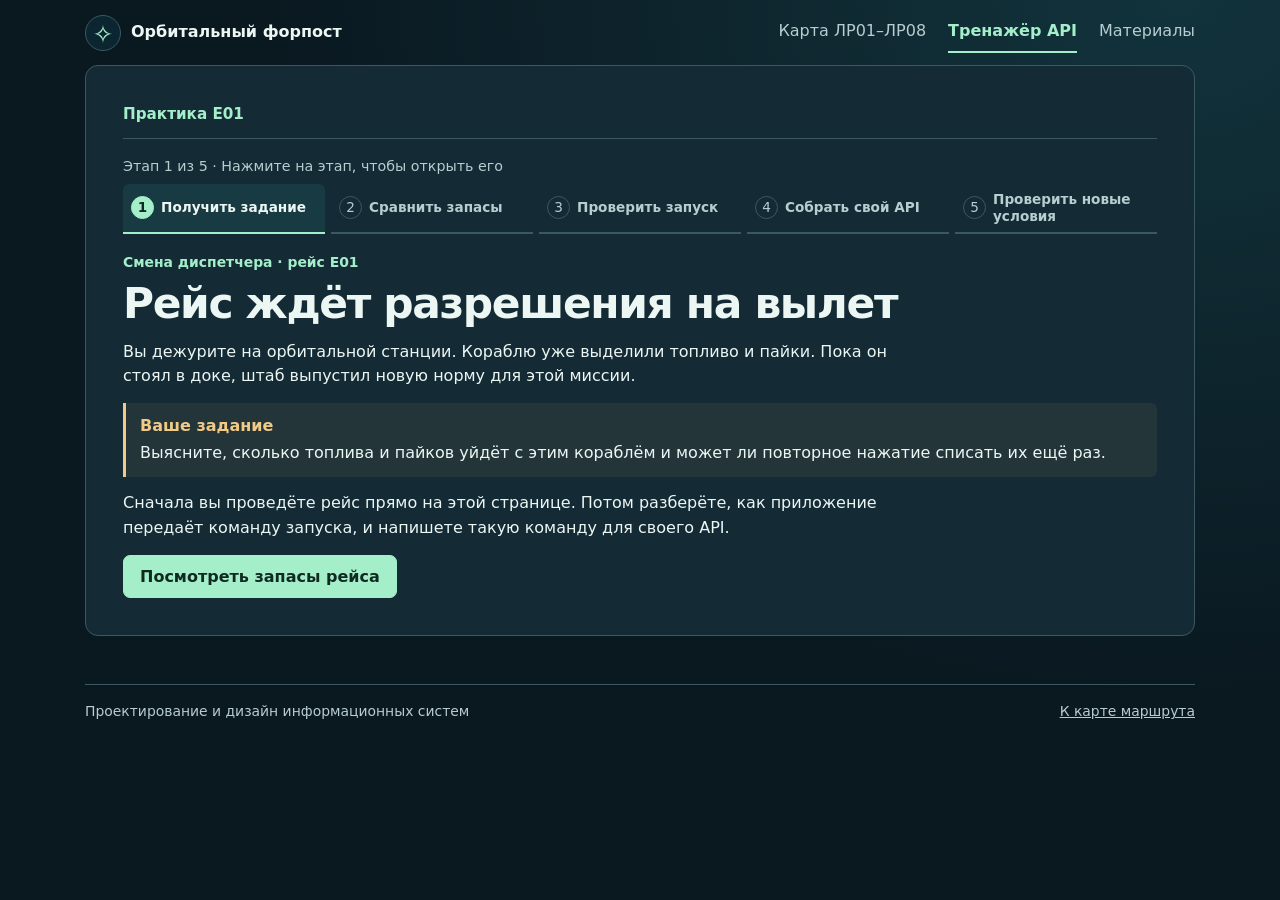
<file: wwwroot/index.html>
<!doctype html>
<html lang="ru">
<head>
  <meta charset="utf-8">
  <meta name="viewport" content="width=device-width, initial-scale=1">
  <meta name="color-scheme" content="dark">
  <title>Орбитальный форпост — учебный квест</title>
  <link rel="stylesheet" href="site.css?v=flow-10">
  <script src="course.js?v=flow-3" defer></script>
  <script src="case.js?v=flow-6" defer></script>
  <script src="reference.js?v=flow-5" defer></script>
  <script src="study.js?v=flow-8" defer></script>
  <script src="primer.js?v=flow-8" defer></script>
  <script src="simulator.js?v=flow-10" defer></script>
  <script src="app.js?v=flow-10" defer></script>
</head>
<body class="outpost-app simulator-mode">
  <a class="skip" href="#main">К заданию</a>
  <header class="site-header">
    <a class="brand" href="#simulator-learn"><span class="logo" aria-hidden="true">✧</span> Орбитальный форпост</a>
    <nav aria-label="Разделы">
      <a href="#map" data-area="quest">Карта ЛР01–ЛР08</a>
      <a href="#simulator-learn" data-area="sim">Тренажёр API</a>
      <a href="#simulator-materials" data-area="materials">Материалы</a>
    </nav>
  </header>
  <section class="hero" aria-labelledby="hero-title">
    <div class="hero-copy">
      <p class="signal"><span></span> Учебный квест по ПиДИС</p>
      <h1 id="hero-title">Карта работ</h1>
      <p>Продолжение E01. Спроектируйте каталог, правила экспедиций и хранение снимков в SQLite.</p>
      <div class="hero-actions"><a class="button primary" id="continue-link" href="#station-1">Начать проект с SQLite</a></div>
    </div>
    <div class="star-map" aria-label="Карта станций">
      <svg class="orbit-art" viewBox="0 0 640 400" preserveAspectRatio="none" aria-hidden="true">
        <defs>
          <radialGradient id="space" cx="70%" cy="45%" r="60%"><stop stop-color="#235757"/><stop offset="1" stop-color="#0b2630"/></radialGradient>
          <radialGradient id="planet" cx="30%" cy="23%" r="82%"><stop stop-color="#7cc69d"/><stop offset=".53" stop-color="#376e61"/><stop offset="1" stop-color="#102f3b"/></radialGradient>
          <pattern id="grid" width="30" height="30" patternUnits="userSpaceOnUse"><path d="M30 0H0V30" stroke="#aacdc7" stroke-opacity=".12" fill="none"/></pattern>
          <clipPath id="globe"><circle cx="420" cy="185" r="111"/></clipPath>
        </defs>
        <rect width="640" height="400" fill="url(#space)"/>
        <rect width="640" height="400" fill="url(#grid)"/>
        <g fill="#d2e7cf" opacity=".65">
          <circle cx="57" cy="51" r="2"/><circle cx="125" cy="92" r="1.3"/><circle cx="201" cy="41" r="1.5"/><circle cx="280" cy="101" r="1.5"/><circle cx="324" cy="35" r="2"/><circle cx="521" cy="57" r="2"/><circle cx="585" cy="100" r="1.6"/><circle cx="615" cy="256" r="2"/><circle cx="215" cy="331" r="2"/><circle cx="488" cy="356" r="1.5"/><circle cx="71" cy="294" r="1.5"/><circle cx="118" cy="375" r="1.5"/><circle cx="302" cy="356" r="1.4"/>
        </g>
        <ellipse cx="420" cy="185" rx="174" ry="144" stroke="#d3e8cf" stroke-opacity=".22" fill="none"/>
        <circle cx="420" cy="185" r="111" fill="url(#planet)" stroke="#95d5af" stroke-opacity=".7"/>
        <g clip-path="url(#globe)" fill="none" stroke="#c4e9be" stroke-opacity=".24">
          <path d="M288 140Q408 164 533 125M302 157Q420 186 542 147M300 183Q398 218 546 181M298 204Q422 245 544 214M303 228Q421 271 543 231"/>
          <ellipse cx="420" cy="185" rx="64" ry="111"/><ellipse cx="420" cy="185" rx="24" ry="111"/>
          <path d="M421 71V298" stroke-opacity=".55"/>
        </g>
        <path d="M255 262C290 289 425 269 516 225S643 126 585 111" fill="none" stroke="#edc681" stroke-opacity=".62" stroke-width="1.6"/>
        <path d="M54 300 124 240 199 273 269 203 340 256 408 190 491 221 572 124" fill="none" stroke="#afe3bd" stroke-width="2" stroke-dasharray="3 7" stroke-linecap="round"/>
        <path d="M54 329h59M54 338h27M544 352h59M575 362h28" stroke="#a8d6b7" stroke-opacity=".42"/>
      </svg>
      <div id="map-nodes"></div>
      <div class="map-caption"><span>Маршрут экспедиции</span><span id="map-status">0 из 8 станций</span></div>
    </div>
  </section>
  <nav class="station-nav" id="station-nav" aria-label="Станции квеста"></nav>
  <main id="main" tabindex="-1"></main>
  <footer><span>Проектирование и дизайн информационных систем</span><a href="#map">К карте маршрута</a></footer>
</body>
</html>
</file>
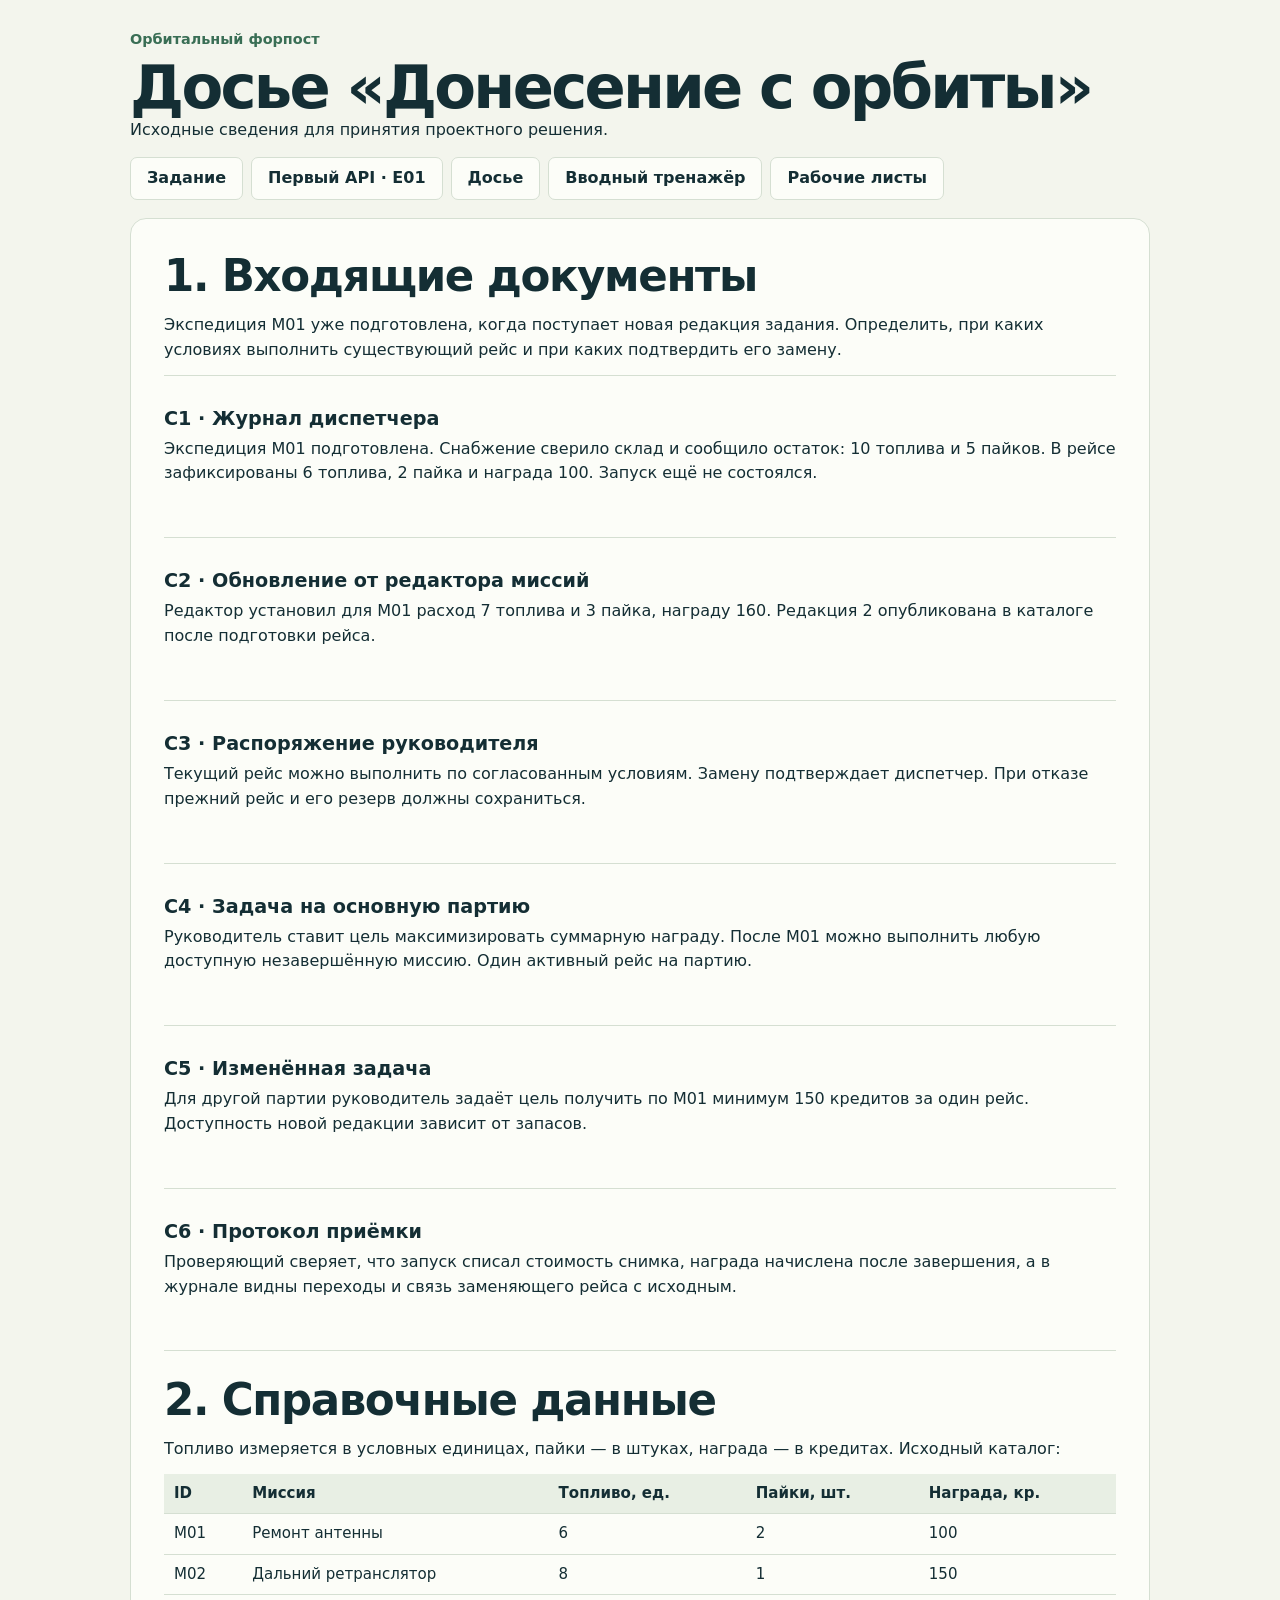
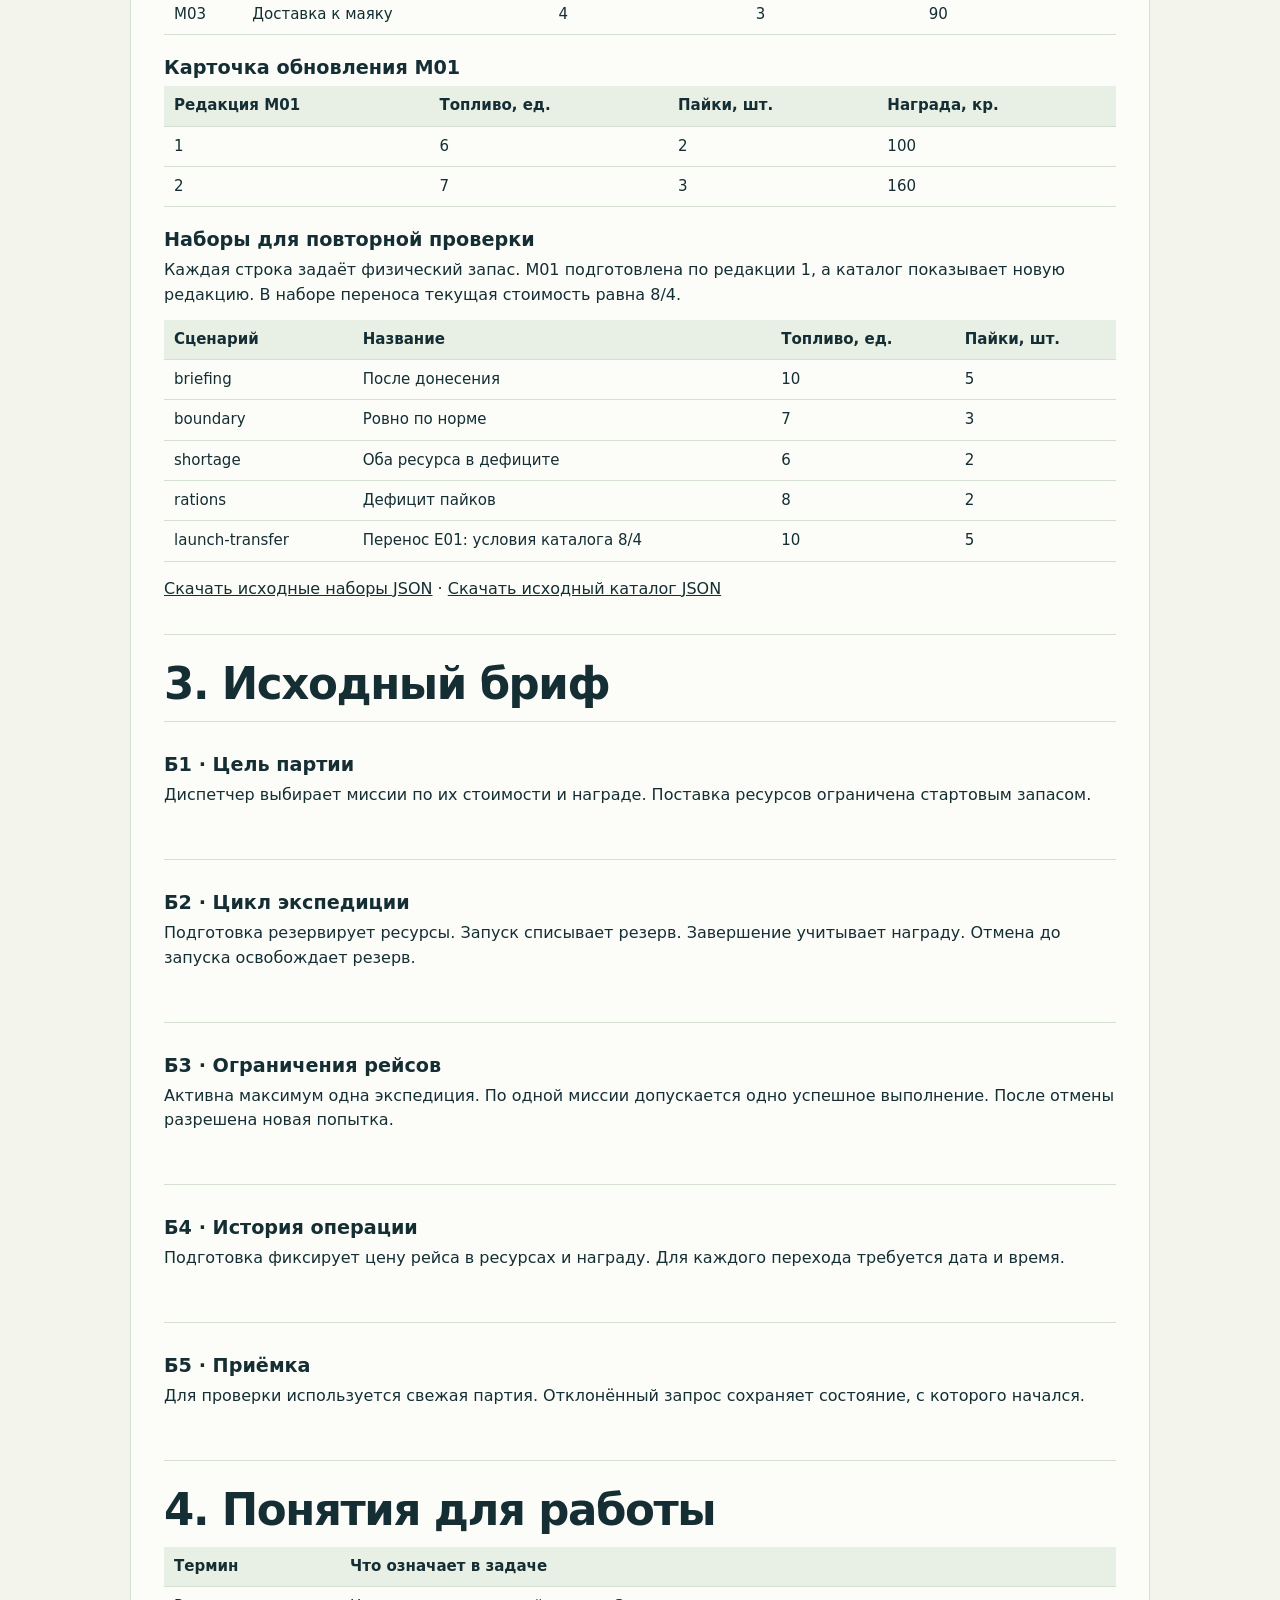
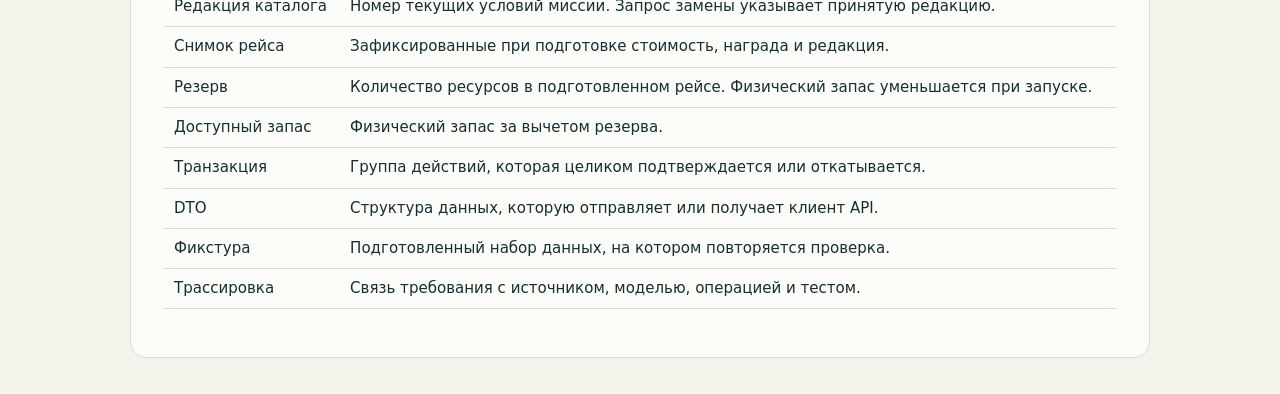
<file: wwwroot/brief.html>
<!doctype html><html lang="ru"><head><meta charset="utf-8"><meta name="viewport" content="width=device-width, initial-scale=1"><title>Досье «Донесение с орбиты»</title><style>* { box-sizing: border-box; }
[hidden] { display: none !important; }
:root {
  --space: #0b2630;
  --deep: #103641;
  --ink: #142e34;
  --muted: #485e5b;
  --paper: #f3f5ed;
  --card: #fcfdf8;
  --line: #d5dfd2;
  --mint: #bce8bc;
  --gold: #f0ca86;
  --error: #8b352d;
  --width: 1260px;
  font: 16px/1.55 "Segoe UI", system-ui, sans-serif;
  color: var(--ink);
  background: var(--paper);
}
body { margin: 0; }
a { color: inherit; }
button, input, textarea { font: inherit; }
button { cursor: pointer; }
button:disabled { cursor: default; opacity: .66; }
:focus-visible { outline: 3px solid #c27e26; outline-offset: 4px; }
.skip { position: absolute; left: 12px; top: -80px; z-index: 9; padding: 10px 18px; background: white; }
.skip:focus { top: 12px; }
.site-header, .hero, .station-nav, main, footer { width: min(calc(100% - 60px), var(--width)); margin-inline: auto; }
.site-header { display: flex; align-items: center; justify-content: space-between; gap: 20px; min-height: 78px; }
.site-header nav { display: flex; flex-wrap: wrap; gap: 7px 22px; }
.site-header nav a { padding-block: 7px; text-decoration: none; border-bottom: 2px solid transparent; color: var(--muted); }
.site-header nav a[aria-current="page"] { border-color: #498163; color: var(--ink); font-weight: 700; }
.brand { display: flex; align-items: center; gap: 10px; text-decoration: none; font-weight: 750; white-space: nowrap; }
.logo { display: inline-grid; place-items: center; background: var(--space); color: var(--mint); width: 36px; height: 36px; border-radius: 50%; font-size: 25px; }
.hero { position: relative; display: grid; grid-template-columns: 1fr 1.13fr; overflow: hidden; min-height: 368px; border-radius: 27px 27px 27px 5px; background: var(--space); color: #eef6e9; }
.hero-copy { padding: clamp(26px, 4.4vw, 61px); z-index: 1; align-self: center; }
.signal { display: flex; align-items: center; gap: 10px; color: #c1d8c9; margin: 0 0 16px; font-size: .88rem; }
.signal span { width: 9px; height: 9px; border-radius: 50%; background: var(--mint); box-shadow: 0 0 0 4px #bce8bc26; }
h1, h2, h3, .score strong { font-family: Bahnschrift, "Segoe UI", system-ui, sans-serif; }
h1 { margin: 0; font-size: clamp(2.55rem, 5vw, 4.9rem); line-height: .99; letter-spacing: -.045em; font-weight: 680; }
h1 span { color: var(--gold); }
.hero-copy > p:not(.signal) { margin-block: 19px 25px; max-width: 37ch; color: #c7ddda; }
.hero-actions, .actions { display: flex; flex-wrap: wrap; gap: 10px; align-items: center; }
.button { display: inline-flex; align-items: center; justify-content: center; padding: 10px 16px; min-height: 43px; border: 1px solid var(--line); border-radius: 7px; text-decoration: none; font-weight: 700; background: var(--card); color: var(--ink); line-height: 1.3; text-align: center; }
.button:hover { background: #e5eee1; }
.button.primary { background: var(--mint); color: #132f2c; border-color: #a3cda3; }
.button.primary:hover { background: #d8f3cb; }
.button.ghost { color: #eef6e9; background: transparent; border-color: #66858a; }
.button.ghost:hover { background: #214650; }
.star-map { position: relative; min-height: 270px; }
.orbit-art { position: absolute; inset: 0; width: 100%; height: 100%; }
.map-node { position: absolute; left: var(--x); top: var(--y); transform: translate(-50%, -50%); display: grid; place-items: center; width: 34px; height: 34px; border-radius: 50%; border: 1px solid #bce8bc9e; color: #f4faea; background: #153b43; font: 700 .9rem Bahnschrift, sans-serif; text-decoration: none; box-shadow: 0 0 0 4px #153b4380; }
.map-node:hover, .map-node[aria-current="step"] { color: var(--space); background: var(--gold); border-color: var(--gold); }
.map-node.done { background: var(--mint); color: var(--space); }
.map-caption { display: flex; justify-content: space-between; gap: 10px; position: absolute; bottom: 0; padding: 10px 18px; color: #e3f0e3; background: #09242bcf; width: 100%; font-size: .81rem; }
.station-nav { display: grid; grid-template-columns: repeat(8, minmax(0,1fr)); gap: 6px; margin-block: 17px 26px; }
.station-nav a { display: grid; grid-template-columns: 24px auto; gap: 7px; align-items: center; min-height: 48px; padding: 7px 8px; text-decoration: none; border-bottom: 2px solid var(--line); font-size: .84rem; color: var(--muted); }
.station-nav a:hover, .station-nav a[aria-current="step"] { border-color: #437c61; color: var(--ink); background: #e4eddf; }
.station-nav .number { display: grid; place-items: center; width: 22px; height: 22px; border-radius: 50%; background: #e2e8dc; font-weight: 700; color: var(--ink); }
.station-nav .done .number { background: var(--mint); }
main { margin-bottom: 48px; min-height: 300px; }
.workspace, .sim-grid { display: grid; grid-template-columns: minmax(0, 1fr) minmax(0, .89fr); gap: 18px; align-items: start; }
.panel { background: var(--card); border: 1px solid var(--line); border-radius: 16px; padding: clamp(17px, 2.8vw, 33px); min-width: 0; }
.panel > :first-child, .reference > :first-child { margin-top: 0; }
.kicker { color: #396e55; font-size: .9rem; margin: 0 0 7px; font-weight: 700; }
h2 { font-size: clamp(1.75rem, 3.4vw, 2.95rem); margin: 0 0 12px; line-height: 1.12; letter-spacing: -.032em; overflow-wrap: anywhere; }
h3 { font-size: 1.2rem; margin: 21px 0 7px; line-height: 1.2; }
p { margin: 0 0 12px; }
.brief { border-left: 4px solid #619279; padding: 12px 15px; background: #eaf1e7; margin-block: 19px; }
.brief strong { display: block; }
.steps { padding-left: 23px; margin: 7px 0 16px; }
.steps li + li { margin-top: 6px; }
.note { color: var(--muted); }
.draft-label { display: block; margin-top: 17px; font-weight: 700; }
#draft { display: block; width: 100%; margin: 5px 0; padding: 9px; resize: vertical; border: 1px solid #729087; border-radius: 6px; color: var(--ink); background: white; }
.draft-preview { margin-bottom: 0; white-space: pre-wrap; overflow-wrap: anywhere; }
.example { border-left: 3px solid #b58a48; background: #faf2e0; padding: 10px 13px; }
.station-explanation summary { cursor: pointer; margin-bottom: 7px; }
.brief p { margin: 9px 0 0; }
.worksheet-panel { margin-top: 18px; }
.worksheet + .worksheet { border-top: 1px solid var(--line); margin-top: 20px; padding-top: 8px; }
.worksheet table { min-width: 600px; }
.worksheet td { padding: 6px; }
.worksheet textarea, .primer-json textarea { width: 100%; min-width: 105px; color: var(--ink); background: white; border: 1px solid #789288; border-radius: 5px; padding: 7px; resize: vertical; }
.text-button { border: 0; padding: 0; color: #285b48; background: none; text-decoration: underline; }
.case-selector { margin-block: 4px 18px; background: #e4eddf; padding: 13px 16px; border-radius: 10px; }
.case-selector .note { margin: 8px 0 0; }
.primer { width: 100%; }
.primer-tabs { display: flex; flex-wrap: wrap; gap: 7px; margin: 14px 0; }
.primer-tabs [aria-pressed="true"], #primer-variants [aria-pressed="true"] { background: var(--mint); border-color: #5d9272; }
.primer-visual { margin: 12px 0; padding: clamp(12px, 2.5vw, 25px); border: 1px solid #31585b; border-radius: 11px; background: var(--space); color: #edf5e9; }
.primer-visual p { color: #d4e5de; }
.primer-visual pre { background: #153943; margin: 9px 0 0; }
.primer-flow { display: grid; grid-template-columns: repeat(auto-fit, minmax(min(120px, 100%), 1fr)); gap: 10px; list-style: none; padding: 0; margin: 0; }
.primer-flow li { min-height: 53px; display: grid; place-items: center; position: relative; text-align: center; border: 1px solid #648382; border-radius: 7px; padding: 7px; font-size: .9rem; overflow-wrap: anywhere; }
.primer-flow .flow-active { background: var(--mint); color: var(--ink); font-weight: 700; }
.primer-flow .flow-blocked { border-style: dashed; color: #b9c8c7; }
.primer-flow .flow-blocked small { font-size: .77rem; }
.primer-flow:not(.primer-structure) .flow-active::after { content: ""; position: absolute; height: 4px; width: 34%; bottom: 5px; left: 33%; border-radius: 4px; background: #267057; animation: packet 420ms ease-out both; }
.primer-flow li:not(:last-child)::before { content: "›"; position: absolute; right: -10px; color: #bce8bc; z-index: 1; font-size: 19px; }
.primer-structure li:not(:last-child)::before { content: "·"; }
.relation-strip { margin: 8px 0 0; font-size: .85rem; }
@keyframes packet { from { opacity: 0; transform: translateX(-70%); } to { opacity: 1; transform: translateX(0); } }
.primer-paused .flow-active::after, .primer-paused .stock-track > * { animation-play-state: paused !important; }
.primer-stock { display: grid; gap: 8px; max-width: 640px; }
.stock-legend { display: flex; gap: 16px; margin: 0; font-size: .85rem; }
.stock-legend span::before { content: ""; display: inline-block; width: 9px; height: 9px; margin-right: 6px; border-radius: 2px; background: var(--mint); }
.stock-legend span:first-child::before { background: var(--gold); }
.stock-track { display: flex; height: 13px; background: #284951; border-radius: 8px; overflow: hidden; }
.stock-track > * { width: var(--share); transform-origin: left; animation: stock-fill 420ms ease-out both; }
.stock-track i { background: var(--gold); }
.stock-track b { background: var(--mint); }
@keyframes stock-fill { from { opacity: .55; } to { opacity: 1; } }
.primer-json { display: grid; max-width: 590px; gap: 7px; justify-items: start; margin: 10px 0; }
.primer-json textarea { font-family: Consolas, monospace; }
@media (prefers-reduced-motion: reduce) {
  .primer-flow .flow-active::after, .stock-track > * { animation: none !important; }
}
.section-heading { display: flex; justify-content: space-between; align-items: center; flex-wrap: wrap; gap: 10px; margin-bottom: 18px; }
.section-heading h2 { margin-bottom: 0; }
.challenge { border: 0; padding: 0; margin: 18px 0 22px; min-inline-size: 0; }
.challenge legend { padding: 0; font-weight: 700; margin-bottom: 9px; }
.choice { display: block; width: 100%; text-align: left; padding: 9px 11px; margin-bottom: 6px; border: 1px solid var(--line); border-radius: 6px; background: #f1f5ed; color: var(--ink); }
.choice:hover { border-color: #588870; }
.choice[data-selected="true"] { border-color: #ad6f2e; background: #fbefd7; }
.choice[data-correct="true"] { border-color: #629779; background: #def0dc; }
.feedback { min-height: 26px; color: var(--muted); margin-block: 6px 0; }
.feedback.error, .error { color: var(--error); }
.numeric { display: flex; flex-wrap: wrap; align-items: end; gap: 7px; }
.numeric label { display: grid; color: var(--muted); font-size: .9rem; }
input[type="number"] { width: 130px; padding: 8px; border: 1px solid #729087; border-radius: 5px; background: white; color: var(--ink); }
.progress-track { height: 7px; border-radius: 6px; overflow: hidden; background: #e2eadf; margin-bottom: 14px; }
.progress-track span { height: 100%; display: block; width: var(--progress); background: #548a6c; }
.table-wrap { overflow-x: auto; margin-bottom: 15px; }
table { border-collapse: collapse; text-align: left; width: 100%; font-size: .94rem; }
th, td { border-bottom: 1px solid var(--line); padding: 8px 10px; vertical-align: top; }
th { background: #e8efe4; font-weight: 750; }
td { overflow-wrap: anywhere; }
.score { display: flex; justify-content: space-between; align-items: center; border-radius: 11px; background: var(--deep); color: #f2f8ed; padding: 12px 15px; margin-bottom: 12px; }
.score strong { font-size: 2.15rem; color: var(--gold); line-height: 1; }
.missions { margin: 14px 0; }
.mission { display: grid; grid-template-columns: 1fr auto; align-items: center; gap: 6px 13px; border-top: 1px solid var(--line); padding: 13px 0; }
.mission h3 { margin: 0; }
.mission p { margin-bottom: 3px; }
.mission-id { color: #3b7158; margin-right: 6px; font-size: .83rem; font-weight: 700; }
.phase { display: inline-flex; gap: 6px; align-items: center; background: #e4efdf; border-radius: 20px; padding: 4px 10px; font-size: .84rem; }
.phases { display: flex; flex-wrap: wrap; gap: 5px; padding: 0; margin: 10px 0 15px; list-style: none; }
.phases .current { font-weight: 700; background: var(--mint); }
.history { display: grid; gap: 7px; border-left: 2px solid #73a789; padding-left: 15px; margin: 12px 0; list-style: none; }
.history time { color: var(--muted); font-size: .86rem; margin-left: 5px; }
pre { overflow: auto; background: #102f39; color: #e9f5e8; border-radius: 8px; padding: 12px; font-size: .84rem; max-height: 340px; white-space: pre-wrap; overflow-wrap: anywhere; }
code { overflow-wrap: anywhere; }
.log { display: flex; flex-wrap: wrap; gap: 6px; margin-bottom: 8px; }
.log button { border: 1px solid var(--line); border-radius: 5px; padding: 5px 7px; background: #eef4eb; color: var(--ink); font-size: .85rem; }
.log button[aria-pressed="true"] { border-color: #478463; background: var(--mint); }
[data-objective][aria-pressed="true"] { border-color: #478463; background: var(--mint); }
.reference { max-width: 1050px; }
.document header, .document article { max-width: 1020px; margin-inline: auto; }
.document header { margin-block: 28px 18px; }
.document article { margin-bottom: 36px; }
.document h1 { font-size: clamp(2rem, 5vw, 3.8rem); }
.document section + section { margin-top: 33px; border-top: 1px solid var(--line); padding-top: 25px; }
.document nav { display: flex; flex-wrap: wrap; gap: 8px; margin-block: 15px; }
.document .panel { width: min(calc(100% - 24px), 1020px); }
.document > header { width: min(calc(100% - 24px), 1020px); }
.diagram { display: flex; flex-wrap: wrap; align-items: center; gap: 6px; margin: 14px 0; }
.diagram span { border: 1px solid #a7bba9; background: #eaf3e7; border-radius: 6px; padding: 6px 9px; }
footer { border-top: 1px solid var(--line); padding-block: 16px 27px; display: flex; flex-wrap: wrap; justify-content: space-between; gap: 10px; color: var(--muted); font-size: .87rem; }
@media (max-width: 1050px) { .station-nav { grid-template-columns: repeat(4, minmax(0,1fr)); } }
@media (max-width: 800px) {
  .site-header, .hero, .station-nav, main, footer { width: calc(100% - 32px); }
  .site-header { padding-block: 12px; flex-wrap: wrap; gap: 6px; }
  .site-header nav { gap: 5px 13px; font-size: .87rem; }
  .hero { grid-template-columns: 1fr 1fr; }
  .hero-copy { padding: 25px 20px; }
  .workspace, .sim-grid { grid-template-columns: 1fr; }
}
@media (max-width: 580px) {
  .hero { grid-template-columns: 1fr; border-radius: 19px 19px 19px 4px; }
  .hero-copy { padding: 25px 19px 19px; }
  .star-map { min-height: 236px; }
  .station-nav { grid-template-columns: repeat(2, minmax(0,1fr)); margin-bottom: 19px; }
  .mission { grid-template-columns: 1fr; }
  .mission button { justify-self: start; }
  .map-node { width: 28px; height: 28px; }
}
@media print {
  .document { background: white; }
  .document nav { display: none; }
  .document .panel { padding: 0; border: 0; width: 100%; }
  .document section { break-inside: auto; }
  .document tr { break-inside: avoid; }
  .table-wrap { overflow: visible; }
}

/* The application and its in-context lessons share one palette. */
.outpost-app {
  --sim-bg: #0a1820;
  --sim-panel: #142b36;
  --sim-ink: #ecf6f3;
  --sim-muted: #b7cdcf;
  --sim-line: #3b5963;
  --sim-mint: #a4efca;
  --ink: var(--sim-ink);
  --muted: var(--sim-muted);
  --paper: var(--sim-bg);
  --card: var(--sim-panel);
  --line: var(--sim-line);
  --mint: var(--sim-mint);
  --error: #ffd0ad;
  --width: 1110px;
  min-height: 100vh;
  background: radial-gradient(ellipse at 92% 0%, #12333c 0, var(--sim-bg) 55%);
  color: var(--ink);
}
.outpost-app main:focus, .outpost-app #worksheets:focus, .outpost-app #sim-message:focus { outline: none; }
.outpost-app .site-header { min-height: 65px; }
.outpost-app .site-header nav a[aria-current="page"] { border-color: var(--mint); color: var(--mint); }
.outpost-app .logo { border: 1px solid var(--line); }
.outpost-app .skip { background: var(--card); }
.outpost-app .kicker, .outpost-app .signal { color: var(--mint); }
.outpost-app .button { color: var(--ink); background: #1c3743; border-color: #55727e; }
.outpost-app .button:hover { background: #294b57; }
.outpost-app .button.primary { color: #102a22; background: var(--mint); border-color: var(--mint); }
.outpost-app .button.primary:hover { background: #c3f7db; }
.outpost-app .button.ghost { background: transparent; }
.outpost-app .text-button { color: var(--mint); }
.outpost-app th { color: var(--ink); background: #213d49; }
.outpost-app .choice, .outpost-app .diagram span { background: #10232d; border-color: var(--line); }
.outpost-app .choice:hover { border-color: var(--mint); }
.outpost-app .choice[data-correct="true"] { background: #1f4844; border-color: var(--mint); }
.outpost-app .choice[data-selected="true"] { background: #41332b; border-color: var(--gold); }
.outpost-app input[type="number"], .outpost-app textarea, .outpost-app select {
  background: #0c202b; color: var(--ink); border-color: #5e7b83;
}
.outpost-app .brief, .outpost-app .example { background: #0e222c; color: var(--ink); }
.outpost-app .progress-track { background: #28434d; }
.outpost-app .progress-track span { background: var(--mint); }
.outpost-app .station-nav a:hover, .outpost-app .station-nav a[aria-current="step"] {
  color: var(--mint); background: #1b3945; border-color: var(--mint);
}
.outpost-app .station-nav .number { background: #28434d; color: var(--ink); }
.outpost-app .station-nav .done .number { background: var(--mint); color: #102a22; }
.outpost-app .map-note { color: var(--muted); padding-top: 16px; }
.simulator-mode .hero, .simulator-mode .station-nav, .station-mode .hero, .project-map-mode .station-nav { display: none; }
.station-mode .station-nav { margin-top: 4px; }
.station-workspace h1, .reference h1 { font-size: clamp(1.85rem,4.5vw,3rem); margin-bottom: 12px; }
.station-section { border-top: 1px solid var(--line); margin-top: 20px; padding-top: 16px; }
.station-section h2 { font-size: clamp(1.25rem,3vw,1.65rem); }
.station-section .primer { padding: 15px 0 0; border: 0; }
.station-draft { margin-top: 18px; }
.station-section .challenge { max-width: 730px; }
.dossier-source { border-top: 1px solid var(--line); padding: 10px 0 3px; }
.dossier-source h4 { margin: 0 0 4px; }
.dossier-source:target { border-color: var(--mint); }
.lab-http-guide { margin-block: 1rem; }
.lab-http-guide summary { font-weight: 700; }
.worked-example { border-left: 2px solid var(--line); padding: 6px 12px; margin: 0 0 14px; }
.worked-example summary { font-weight: 700; cursor: pointer; }
.worked-example dl { display: grid; grid-template-columns: minmax(0, 1fr) minmax(0, 2fr); gap: 6px 12px; }
.worked-example dt { font-weight: 700; }
.worked-example dd { margin: 0; overflow-wrap: anywhere; }
.mobile-cell-label { display: none; }
@media screen and (max-width: 760px) {
  .worked-example dl { display: block; }
  .worked-example dd { margin-bottom: 6px; }
  .worksheet-table { overflow: visible; }
  .worksheet-table table, .worksheet-table tbody, .worksheet-table tr, .worksheet-table td { display: block; width: 100%; }
  .worksheet .worksheet-table table { min-width: 0; }
  .worksheet-table thead { position: absolute; width: 1px; height: 1px; overflow: hidden; clip-path: inset(50%); }
  .worksheet-table tbody tr { border: 1px solid var(--line); border-radius: 8px; margin-bottom: 12px; padding: 7px 10px; }
  .worksheet-table tbody td { border: 0; padding: 6px 0; overflow-wrap: anywhere; }
  .worksheet-table .mobile-cell-label { display: block; font-size: .85rem; font-weight: 700; margin-bottom: 3px; color: var(--muted); }
  .worksheet-table textarea { min-width: 0; }
}

.sim-shell {
  background: var(--card);
  border: 1px solid var(--line);
  border-radius: 13px;
  padding: clamp(16px, 3.6vw, 37px);
}
.sim-heading {
  display: flex;
  flex-wrap: wrap;
  gap: 8px 18px;
  justify-content: space-between;
  align-items: baseline;
  border-bottom: 1px solid var(--line);
  padding-bottom: 11px;
  margin-bottom: 16px;
}
.sim-heading p { margin: 0; font-weight: 700; font-size: .95rem; color: var(--mint); }
.sim-eyebrow { margin-bottom: 7px; color: var(--mint); font-size: .87rem; font-weight: 650; }
.sim-status { color: var(--mint); font-size: .94rem; margin-bottom: 11px; }
.sim-status:empty { display: none; }
.sim-status-error { color: var(--error); }
.sim-progress { margin: 0 0 18px; }
.sim-progress p { color: var(--muted); margin: 0 0 7px; font-size: .89rem; }
.sim-progress ol { list-style: none; padding: 0; margin: 0; display: grid; grid-template-columns: repeat(5, minmax(0, 1fr)); gap: 6px; }
.sim-progress li { display: flex; margin: 0; min-width: 0; }
.sim-progress a { display: flex; align-items: center; gap: 7px; padding: 7px 8px; width: 100%; min-height: 44px; color: var(--muted); border-bottom: 2px solid var(--line); font-size: .85rem; line-height: 1.25; text-decoration: none; }
.sim-progress a:hover { color: var(--mint); border-color: var(--mint); background: #183b43; }
.sim-progress li span { display: grid; place-items: center; border: 1px solid var(--line); border-radius: 50%; width: 23px; height: 23px; flex: none; }
.sim-progress [aria-current="step"] { border-color: var(--mint); background: #183b43; color: var(--ink); border-radius: 6px 6px 0 0; }
.sim-progress [aria-current="step"] span { border-color: var(--mint); background: var(--mint); color: #102a22; font-weight: 800; }
.sim-panel { min-width: 0; }
.sim-panel h2 { font-size: clamp(1.55rem,4vw,2.65rem); scroll-margin-top: 20px; }
.sim-panel p { max-width: 76ch; }
.sim-panel pre { background: #0b1f2a; border: 1px solid var(--line); }
.sim-panel .sim-cue { max-width: none; margin: 14px 0; padding: 11px 14px; border-inline-start: 3px solid var(--gold); border-radius: 0 6px 6px 0; background: #243539; }
.sim-cue strong { display: block; color: var(--gold); margin-bottom: 2px; }
.sim-directions { padding-inline-start: 24px; margin: 15px 0; }
.sim-directions > li { padding: 3px 0 6px 3px; }
.sim-directions > li::marker { color: var(--mint); font-weight: 750; }
.sim-directions ul { list-style: none; padding: 3px 0 3px 11px; margin: 5px 0 0; border-inline-start: 1px solid var(--line); }
.sim-directions ul li { margin: 3px 0; color: var(--muted); }
.sim-directions b { color: var(--ink); margin-inline-end: 4px; }
.sim-sources tbody th { background: transparent; }
.sim-sources small { display: block; margin-top: 2px; color: var(--muted); font-weight: 400; line-height: 1.35; }
.sim-sources th:not(:first-child), .sim-sources td { width: 15%; text-align: center; }
.sim-actions { display: flex; flex-wrap: wrap; gap: 9px 17px; align-items: center; margin-top: 15px; }
.sim-detail { margin-top: 18px; padding-top: 9px; border-top: 1px solid var(--line); }
.sim-detail summary { color: var(--muted); cursor: pointer; width: fit-content; }
.sim-detail[open] summary { color: var(--mint); }
.sim-text-link { color: var(--muted); font-size: .92rem; text-underline-offset: 3px; }
.sim-text-link:hover { color: var(--mint); }
.sim-signal { list-style: none; padding: 0; margin-block: 10px 15px; display: grid; grid-template-columns: repeat(3, minmax(0, 1fr)); gap: 8px; }
.sim-signal li { margin: 0; padding: 10px 12px; border: 1px solid var(--line); border-top: 2px solid var(--mint); border-radius: 6px; background: #142e39; }
.sim-signal span { display: block; color: var(--muted); }
@media (prefers-reduced-motion: no-preference) {
  .sim-signal li { animation: sim-signal-in .5s ease-out both; }
  .sim-signal li:nth-child(2) { animation-delay: .14s; }
  .sim-signal li:nth-child(3) { animation-delay: .28s; }
  @keyframes sim-signal-in {
    from { opacity: .5; transform: translateY(5px); }
    to { opacity: 1; transform: translateY(0); }
  }
}
.sim-animation, .sim-log { border-top: 1px solid var(--line); padding-block: 9px; }
.sim-animation summary, .sim-log summary { cursor: pointer; overflow-wrap: anywhere; }
.sim-animation summary { color: var(--mint); font-weight: 700; }
.outpost-app .primer-next { color: var(--mint); border-color: var(--mint); }
.sim-animation .primer { padding: 12px 0 0; border: 0; }
.primer-application { border-left: 3px solid var(--mint); padding: 5px 0 5px 10px; }
.outpost-app .primer-visual { background: #0d202b; border-color: var(--line); }
.outpost-app .primer-flow li { min-height: 38px; border: 0; border-bottom: 2px solid var(--line); border-radius: 0; }
.outpost-app .primer-flow .flow-active { color: var(--mint); background: transparent; border-color: var(--mint); }
.outpost-app .primer-flow .flow-active::after { display: none; }
.outpost-app .primer-tabs [aria-pressed="true"], .outpost-app #primer-variants [aria-pressed="true"],
.outpost-app [data-objective][aria-pressed="true"] { color: #102a22; background: var(--mint); border-color: var(--mint); }
.sim-prediction { display: grid; gap: 4px; }
.sim-prediction span, .sim-prediction small, .sim-hint { color: var(--muted); }
.sim-prediction textarea, .sim-journal-select select { border: 1px solid #5e7b83; border-radius: 6px; padding: 8px; }
.sim-prediction textarea { width: min(100%,710px); resize: vertical; }
.sim-inventory { margin: 10px 0 0; }
.sim-inventory h3 { margin-top: 0; }
.sim-balance { margin: 0; color: var(--muted); }
.sim-balance strong { color: var(--gold); font-size: 1.2rem; }
.sim-observation { border-left: 3px solid var(--mint); padding-left: 11px; }
.sim-result { margin-top: 14px; }
.sim-saved { color: var(--muted); overflow-wrap: anywhere; white-space: pre-wrap; }
.sim-pick { border: 0; padding: 0; margin: 10px 0 0; min-inline-size: 0; }
.sim-pick legend { margin-bottom: 3px; font-weight: 700; }
.sim-panel .sim-stock-note { display: flex; flex-wrap: wrap; align-items: center; gap: 4px 14px; max-width: none; border-inline-start: 3px solid var(--mint); padding: 7px 12px; background: #193540; }
.sim-dock { display: grid; grid-template-columns: minmax(0, 1fr) minmax(0, 1fr); gap: 10px; align-items: stretch; }
.sim-dock h3 { font-size: 1rem; margin: 0 0 6px; }
.sim-cargo-tray { display: grid; grid-template-columns: 1fr 1fr; gap: 6px; align-content: start; }
.sim-cargo-tray h3 { grid-column: 1 / -1; }
.sim-cargo-card { display: grid; gap: 4px; align-content: start; min-width: 0; padding: 9px; text-align: left; color: var(--ink); background: #193540; border: 1px solid var(--line); border-radius: 7px; cursor: grab; }
.sim-cargo-card:hover, .sim-cargo-card[aria-pressed="true"] { border-color: var(--mint); background: #214752; }
.sim-cargo-card:active { cursor: grabbing; }
.sim-cargo-card small { color: var(--muted); line-height: 1.3; }
.sim-cargo-count { display: inline-flex; flex-wrap: wrap; gap: 4px 8px; }
.sim-cargo-count span { display: inline-block; border-radius: 4px; padding: 2px 6px; background: #102630; color: var(--muted); white-space: nowrap; font-size: .84rem; }
.sim-cargo-count b { color: var(--mint); margin-inline-start: 2px; }
.sim-cargo-hold { padding: 9px 12px; border: 2px dashed #537784; border-radius: 7px; background: #0d242f; }
.sim-cargo-target, .sim-cargo-hold:has(.sim-cargo-loaded) { border-color: var(--mint); }
.sim-cargo-target { background: #214752; }
.sim-cargo-hold p { margin: 3px 0; }
.sim-cargo-loaded > p:first-child { color: var(--mint); }
.sim-flight { display: flex; gap: 12px; align-items: center; color: var(--mint); font-size: .9rem; font-weight: 700; margin-bottom: 12px; }
.sim-flight-path { position: relative; flex: 1; border-block-end: 1px dashed var(--line); }
.sim-flight-path svg { position: absolute; inset-block-start: -12px; inset-inline-start: calc(100% - 24px); background: var(--card); }
@media (prefers-reduced-motion: no-preference) {
  .sim-cargo-loaded { animation: sim-dock-in .24s ease-out both; }
  .sim-flight-path svg { animation: sim-flight-out .65s ease-out both; }
  @keyframes sim-dock-in {
    from { opacity: .6; transform: translateX(-6px); }
    to { opacity: 1; transform: translateX(0); }
  }
  @keyframes sim-flight-out {
    from { inset-inline-start: 0; }
    to { inset-inline-start: calc(100% - 24px); }
  }
}
.sim-option { display: flex; gap: 10px; align-items: start; border-bottom: 1px solid var(--line); padding: 9px 8px; cursor: pointer; min-height: 44px; }
.sim-option:hover, .sim-option:has(input:checked) { background: #21414d; }
.sim-option:has(input:focus-visible) { outline: 2px solid var(--gold); outline-offset: 2px; }
.sim-option input { accent-color: var(--mint); margin: 5px 0 0; flex: 0 0 auto; }
.sim-option small { display: block; color: var(--muted); font-size: .9rem; margin-top: 2px; }
.sim-journal-select { display: flex; flex-wrap: wrap; gap: 8px; align-items: end; margin-bottom: 13px; }
.sim-journal-select label { display: grid; gap: 4px; max-width: 100%; }
[data-sim-form="custom"] fieldset { display: flex; flex-wrap: wrap; gap: 8px 16px; margin: 14px 0; border: 1px solid var(--line); min-inline-size: 0; }
[data-sim-form="custom"] legend { font-weight: 700; color: var(--mint); }
.sim-form-hint { flex: 1 0 100%; color: var(--muted); margin: 0; }
[data-sim-form="custom"] label { display: grid; gap: 4px; flex: 1 1 120px; min-width: 0; }
[data-sim-form="custom"] input { width: 100%; border: 1px solid var(--line); border-radius: 6px; padding: 6px; }
@media (max-width: 680px) {
  .sim-progress ol { grid-template-columns: repeat(7, minmax(0, 1fr)); }
  .sim-progress a { justify-content: center; }
  .sim-progress li:has([aria-current="step"]) { grid-column: span 3; }
  .sim-progress a:not([aria-current]) strong { position: absolute; inline-size: 1px; block-size: 1px; overflow: hidden; clip-path: inset(50%); }
  .sim-dock { grid-template-columns: 1fr; }
}
@media (max-width: 460px) {
  .sim-signal { grid-template-columns: 1fr; gap: 4px; }
  .sim-panel th, .sim-panel td { padding-inline: 5px; }
}
</style></head><body class="document"><header><p class="kicker">Орбитальный форпост</p><h1>Досье «Донесение с орбиты»</h1><p>Исходные сведения для принятия проектного решения.</p><nav aria-label="Материалы"><a class="button" href="student-guide.html">Задание</a><a class="button" href="launch.html">Первый API · E01</a><a class="button" href="brief.html">Досье</a><a class="button" href="primer.html">Вводный тренажёр</a><a class="button" href="workbook.html">Рабочие листы</a></nav></header><article class="panel"><section id="brief"><h2>1. Входящие документы</h2><p>Экспедиция M01 уже подготовлена, когда поступает новая редакция задания. Определить, при каких условиях выполнить существующий рейс и при каких подтвердить его замену.</p><article class="dossier-source" id="source-c1"><h3>С1 · Журнал диспетчера</h3><p>Экспедиция M01 подготовлена. Снабжение сверило склад и сообщило остаток: 10 топлива и 5 пайков. В рейсе зафиксированы 6 топлива, 2 пайка и награда 100. Запуск ещё не состоялся.</p></article><article class="dossier-source" id="source-c2"><h3>С2 · Обновление от редактора миссий</h3><p>Редактор установил для M01 расход 7 топлива и 3 пайка, награду 160. Редакция 2 опубликована в каталоге после подготовки рейса.</p></article><article class="dossier-source" id="source-c3"><h3>С3 · Распоряжение руководителя</h3><p>Текущий рейс можно выполнить по согласованным условиям. Замену подтверждает диспетчер. При отказе прежний рейс и его резерв должны сохраниться.</p></article><article class="dossier-source" id="source-c4"><h3>С4 · Задача на основную партию</h3><p>Руководитель ставит цель максимизировать суммарную награду. После M01 можно выполнить любую доступную незавершённую миссию. Один активный рейс на партию.</p></article><article class="dossier-source" id="source-c5"><h3>С5 · Изменённая задача</h3><p>Для другой партии руководитель задаёт цель получить по M01 минимум 150 кредитов за один рейс. Доступность новой редакции зависит от запасов.</p></article><article class="dossier-source" id="source-c6"><h3>С6 · Протокол приёмки</h3><p>Проверяющий сверяет, что запуск списал стоимость снимка, награда начислена после завершения, а в журнале видны переходы и связь заменяющего рейса с исходным.</p></article></section><section id="reference-data"><h2>2. Справочные данные</h2><p>Топливо измеряется в условных единицах, пайки — в штуках, награда — в кредитах. Исходный каталог:</p><div class="table-wrap"><table><thead><tr><th scope="col">ID</th><th scope="col">Миссия</th><th scope="col">Топливо, ед.</th><th scope="col">Пайки, шт.</th><th scope="col">Награда, кр.</th></tr></thead><tbody><tr><td>M01</td><td>Ремонт антенны</td><td>6</td><td>2</td><td>100</td></tr><tr><td>M02</td><td>Дальний ретранслятор</td><td>8</td><td>1</td><td>150</td></tr><tr><td>M03</td><td>Доставка к маяку</td><td>4</td><td>3</td><td>90</td></tr></tbody></table></div><h3>Карточка обновления M01</h3><div class="table-wrap"><table><thead><tr><th scope="col">Редакция M01</th><th scope="col">Топливо, ед.</th><th scope="col">Пайки, шт.</th><th scope="col">Награда, кр.</th></tr></thead><tbody><tr><td>1</td><td>6</td><td>2</td><td>100</td></tr><tr><td>2</td><td>7</td><td>3</td><td>160</td></tr></tbody></table></div><h3>Наборы для повторной проверки</h3><p>Каждая строка задаёт физический запас. M01 подготовлена по редакции 1, а каталог показывает новую редакцию. В наборе переноса текущая стоимость равна 8/4.</p><div class="table-wrap"><table><thead><tr><th scope="col">Сценарий</th><th scope="col">Название</th><th scope="col">Топливо, ед.</th><th scope="col">Пайки, шт.</th></tr></thead><tbody><tr><td>briefing</td><td>После донесения</td><td>10</td><td>5</td></tr><tr><td>boundary</td><td>Ровно по норме</td><td>7</td><td>3</td></tr><tr><td>shortage</td><td>Оба ресурса в дефиците</td><td>6</td><td>2</td></tr><tr><td>rations</td><td>Дефицит пайков</td><td>8</td><td>2</td></tr><tr><td>launch-transfer</td><td>Перенос E01: условия каталога 8/4</td><td>10</td><td>5</td></tr></tbody></table></div><p><a href="scenarios.json" download>Скачать исходные наборы JSON</a> · <a href="seed.json" download>Скачать исходный каталог JSON</a></p></section><section id="base"><h2>3. Исходный бриф</h2><article class="dossier-source" id="source-b1"><h3>Б1 · Цель партии</h3><p>Диспетчер выбирает миссии по их стоимости и награде. Поставка ресурсов ограничена стартовым запасом.</p></article><article class="dossier-source" id="source-b2"><h3>Б2 · Цикл экспедиции</h3><p>Подготовка резервирует ресурсы. Запуск списывает резерв. Завершение учитывает награду. Отмена до запуска освобождает резерв.</p></article><article class="dossier-source" id="source-b3"><h3>Б3 · Ограничения рейсов</h3><p>Активна максимум одна экспедиция. По одной миссии допускается одно успешное выполнение. После отмены разрешена новая попытка.</p></article><article class="dossier-source" id="source-b4"><h3>Б4 · История операции</h3><p>Подготовка фиксирует цену рейса в ресурсах и награду. Для каждого перехода требуется дата и время.</p></article><article class="dossier-source" id="source-b5"><h3>Б5 · Приёмка</h3><p>Для проверки используется свежая партия. Отклонённый запрос сохраняет состояние, с которого начался.</p></article></section><section id="glossary"><h2>4. Понятия для работы</h2><div class="table-wrap"><table><thead><tr><th scope="col">Термин</th><th scope="col">Что означает в задаче</th></tr></thead><tbody><tr><td>Редакция каталога</td><td>Номер текущих условий миссии. Запрос замены указывает принятую редакцию.</td></tr><tr><td>Снимок рейса</td><td>Зафиксированные при подготовке стоимость, награда и редакция.</td></tr><tr><td>Резерв</td><td>Количество ресурсов в подготовленном рейсе. Физический запас уменьшается при запуске.</td></tr><tr><td>Доступный запас</td><td>Физический запас за вычетом резерва.</td></tr><tr><td>Транзакция</td><td>Группа действий, которая целиком подтверждается или откатывается.</td></tr><tr><td>DTO</td><td>Структура данных, которую отправляет или получает клиент API.</td></tr><tr><td>Фикстура</td><td>Подготовленный набор данных, на котором повторяется проверка.</td></tr><tr><td>Трассировка</td><td>Связь требования с источником, моделью, операцией и тестом.</td></tr></tbody></table></div></section></article></body></html>
</file>
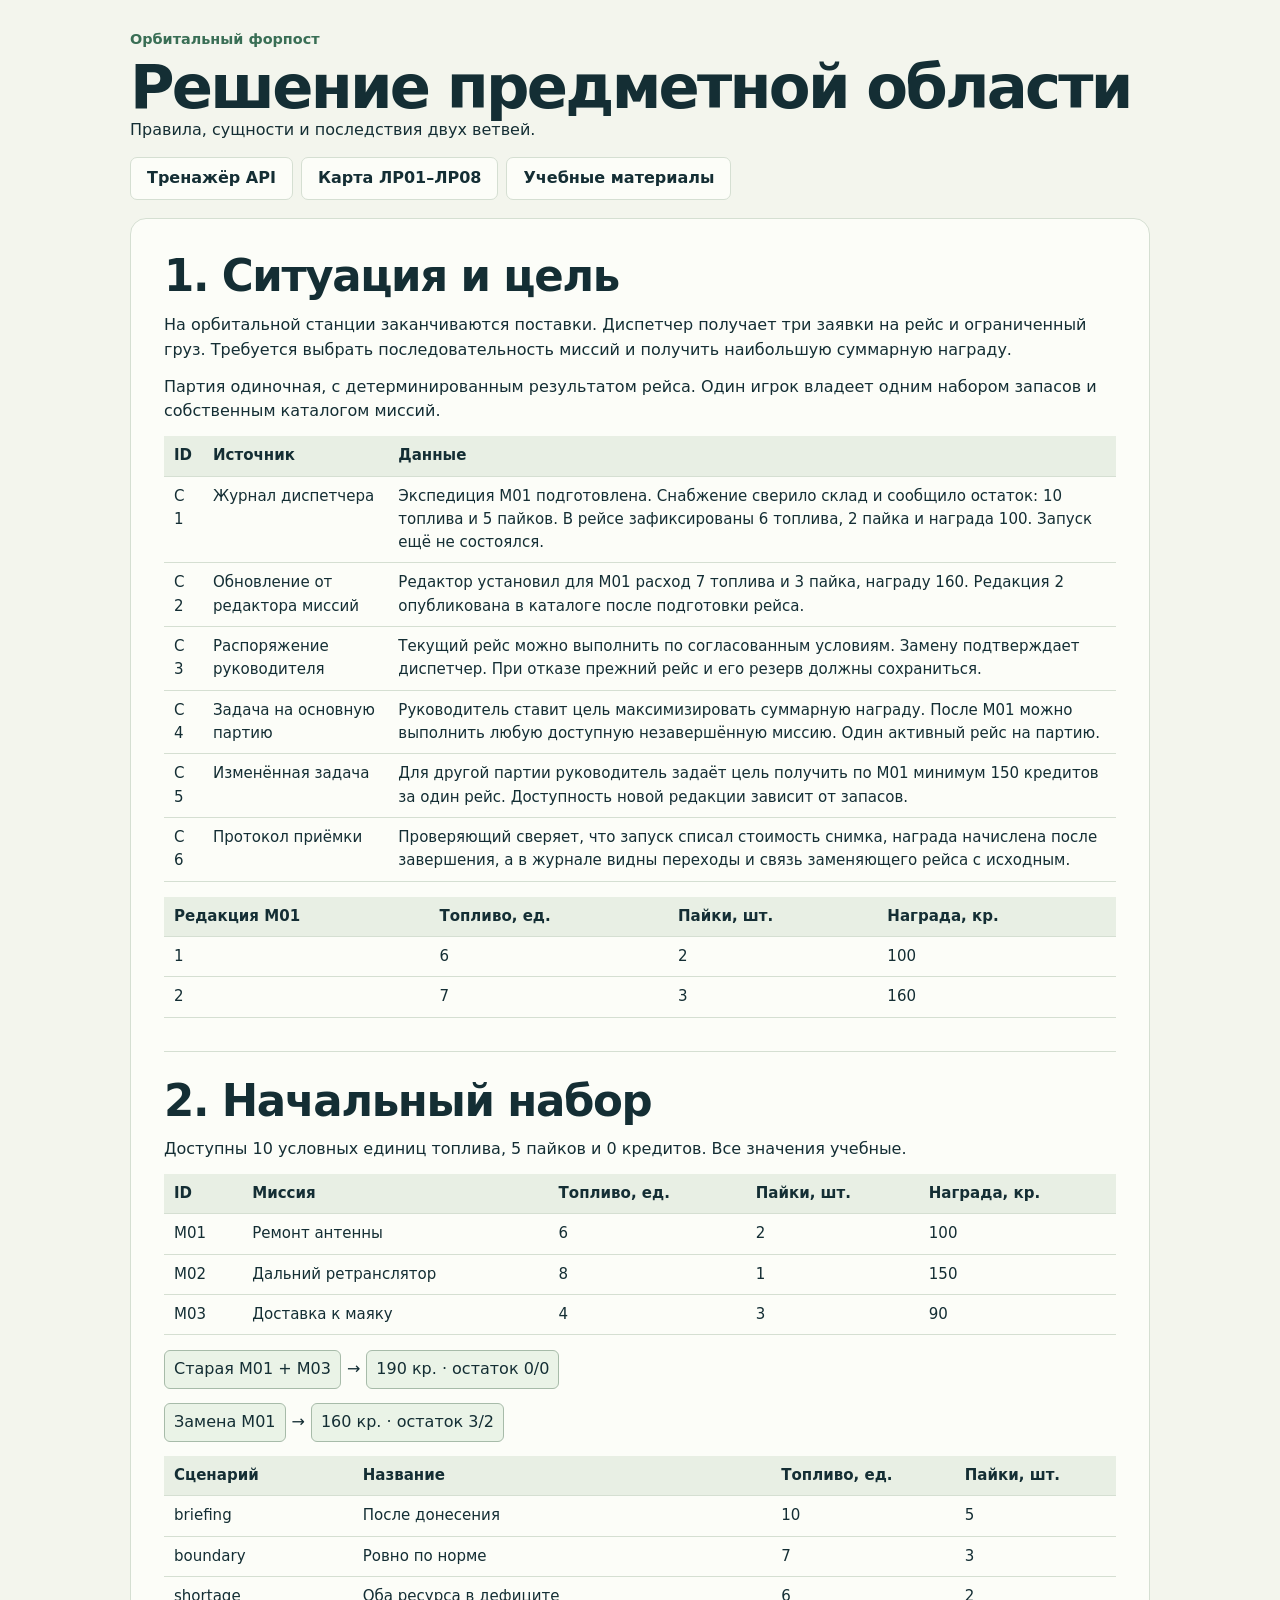
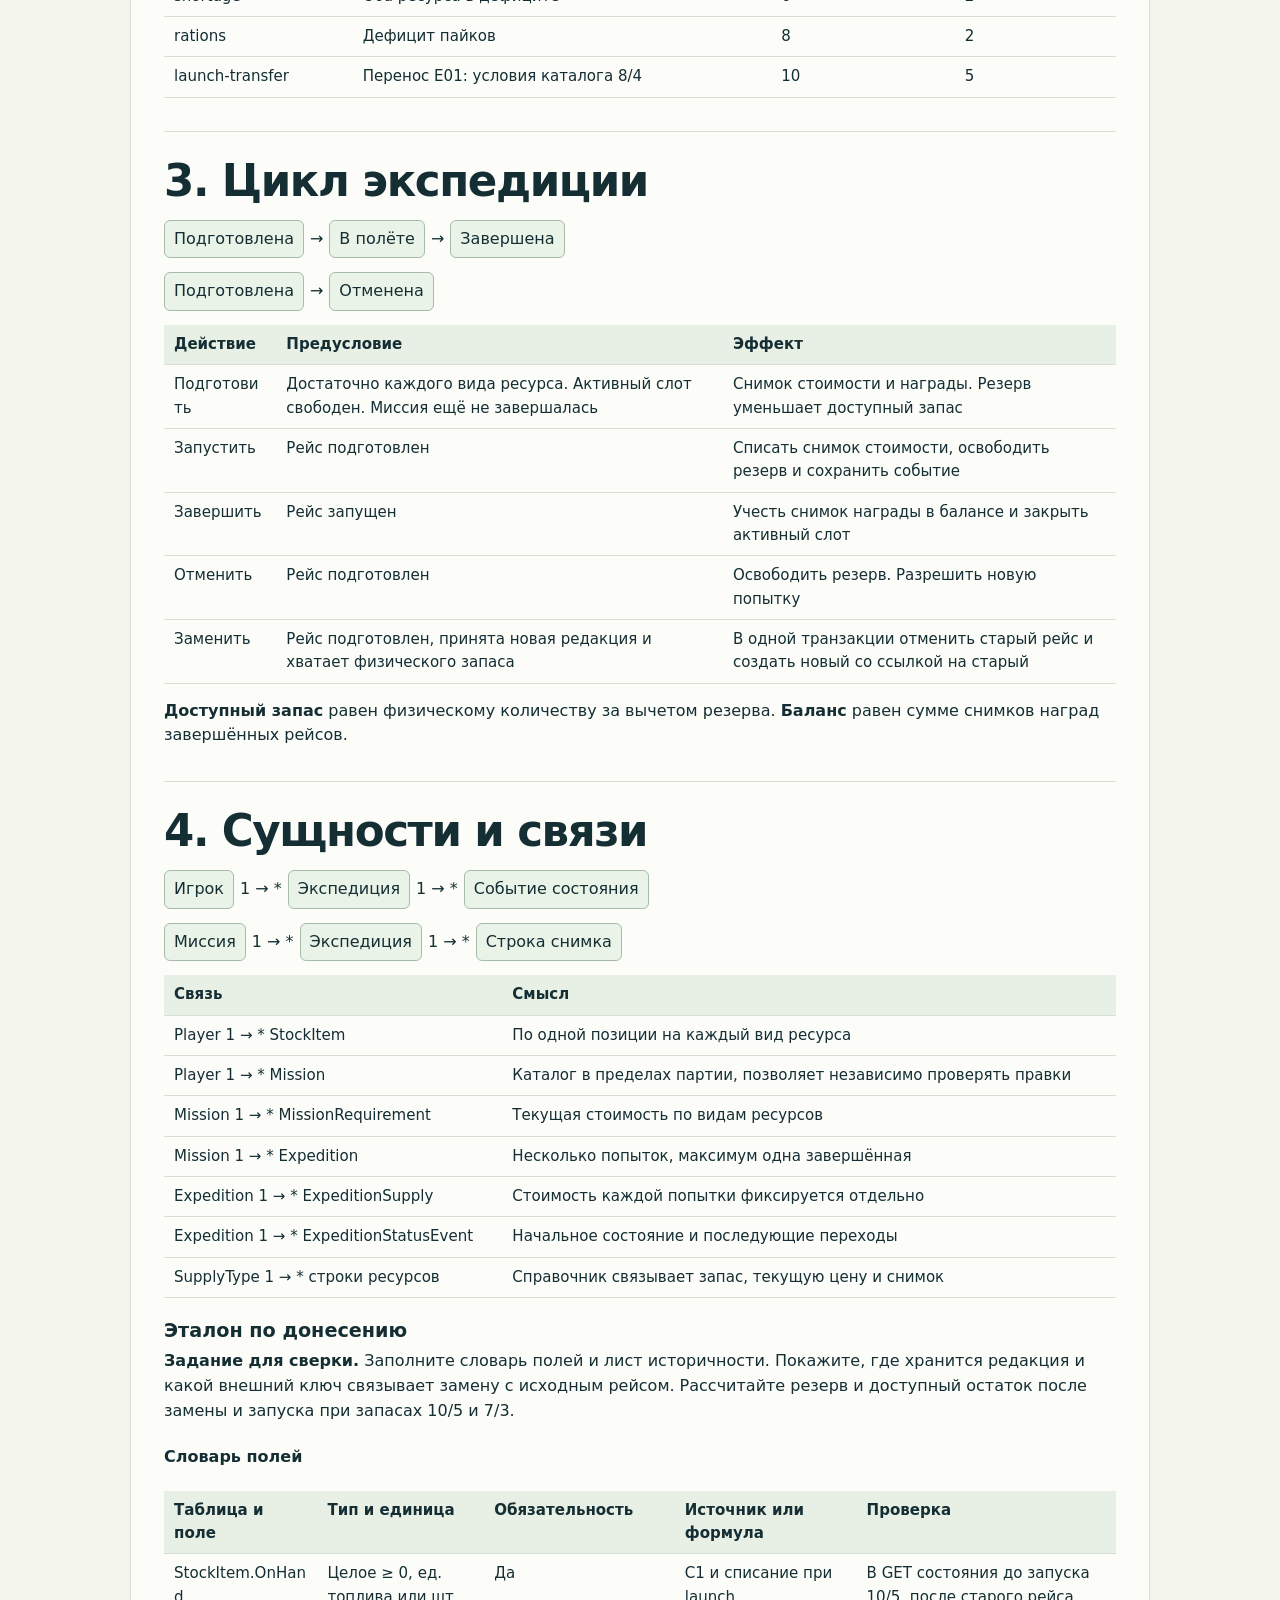
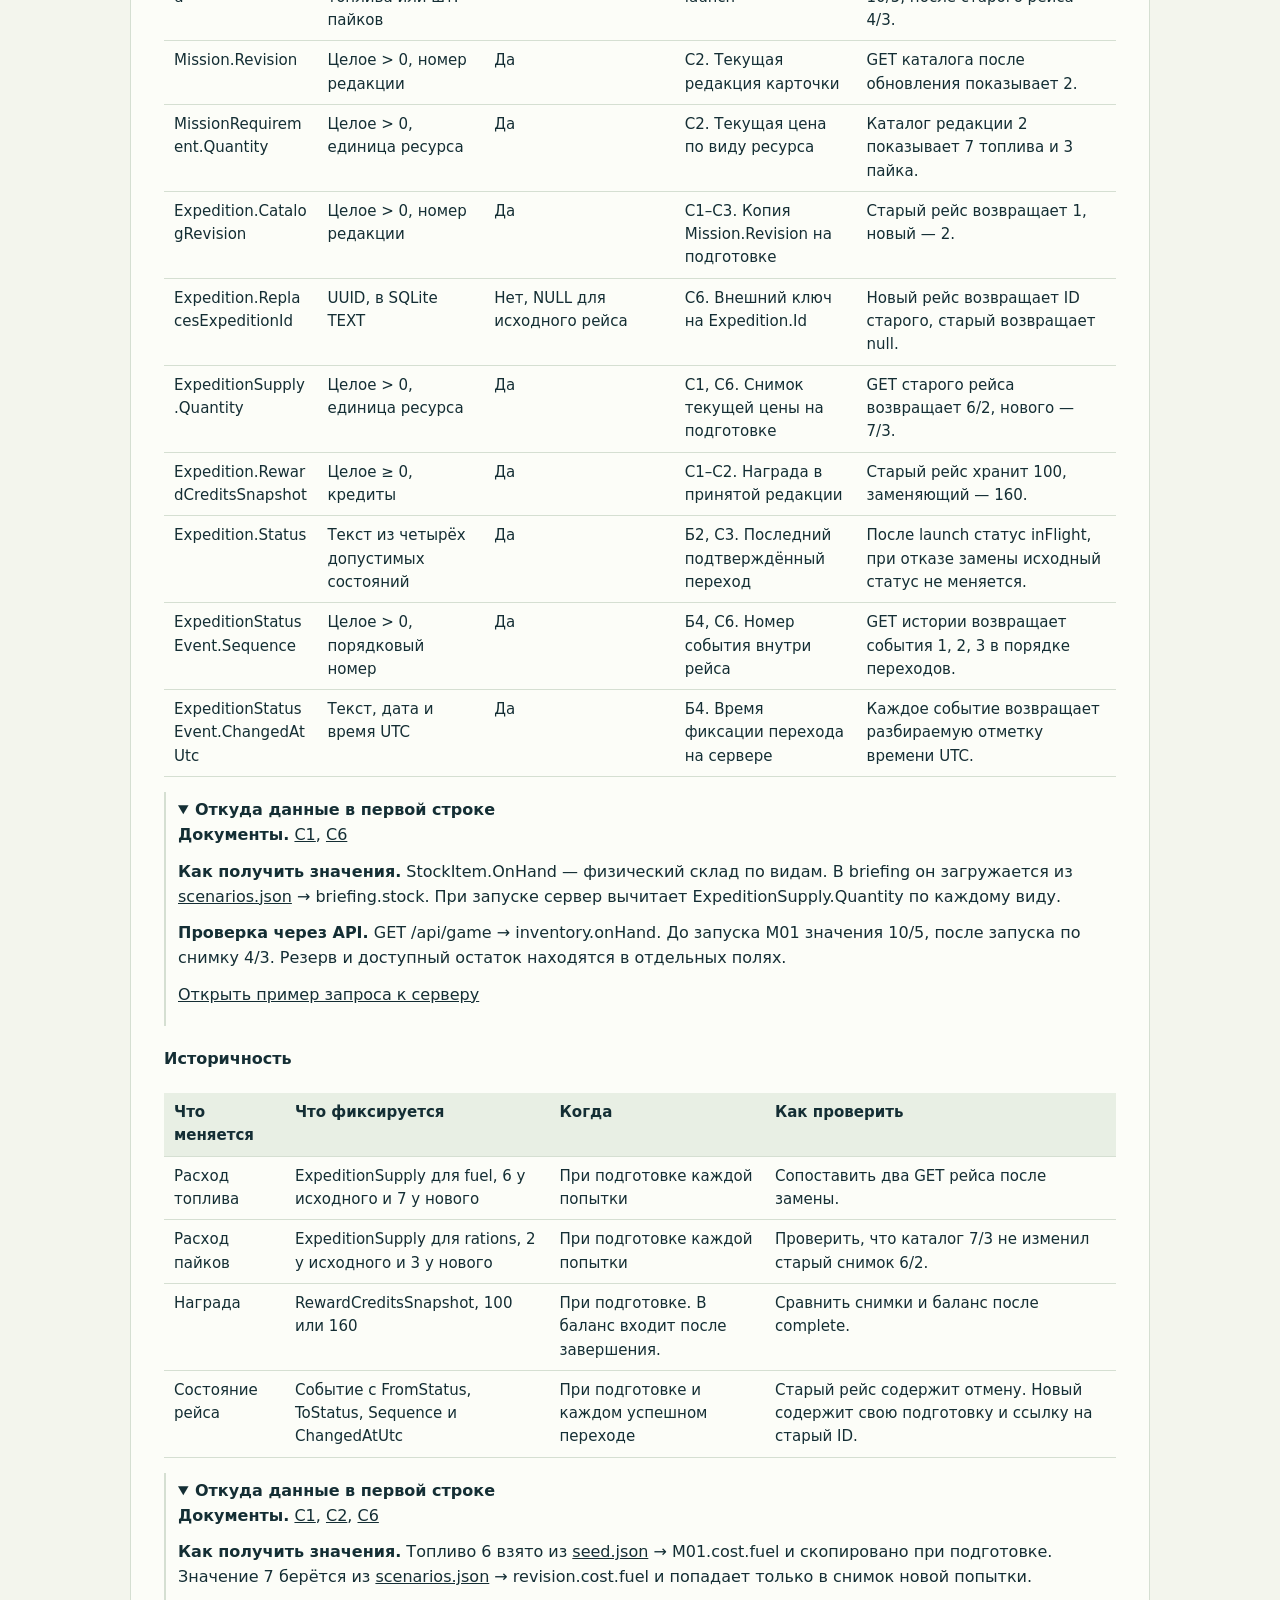
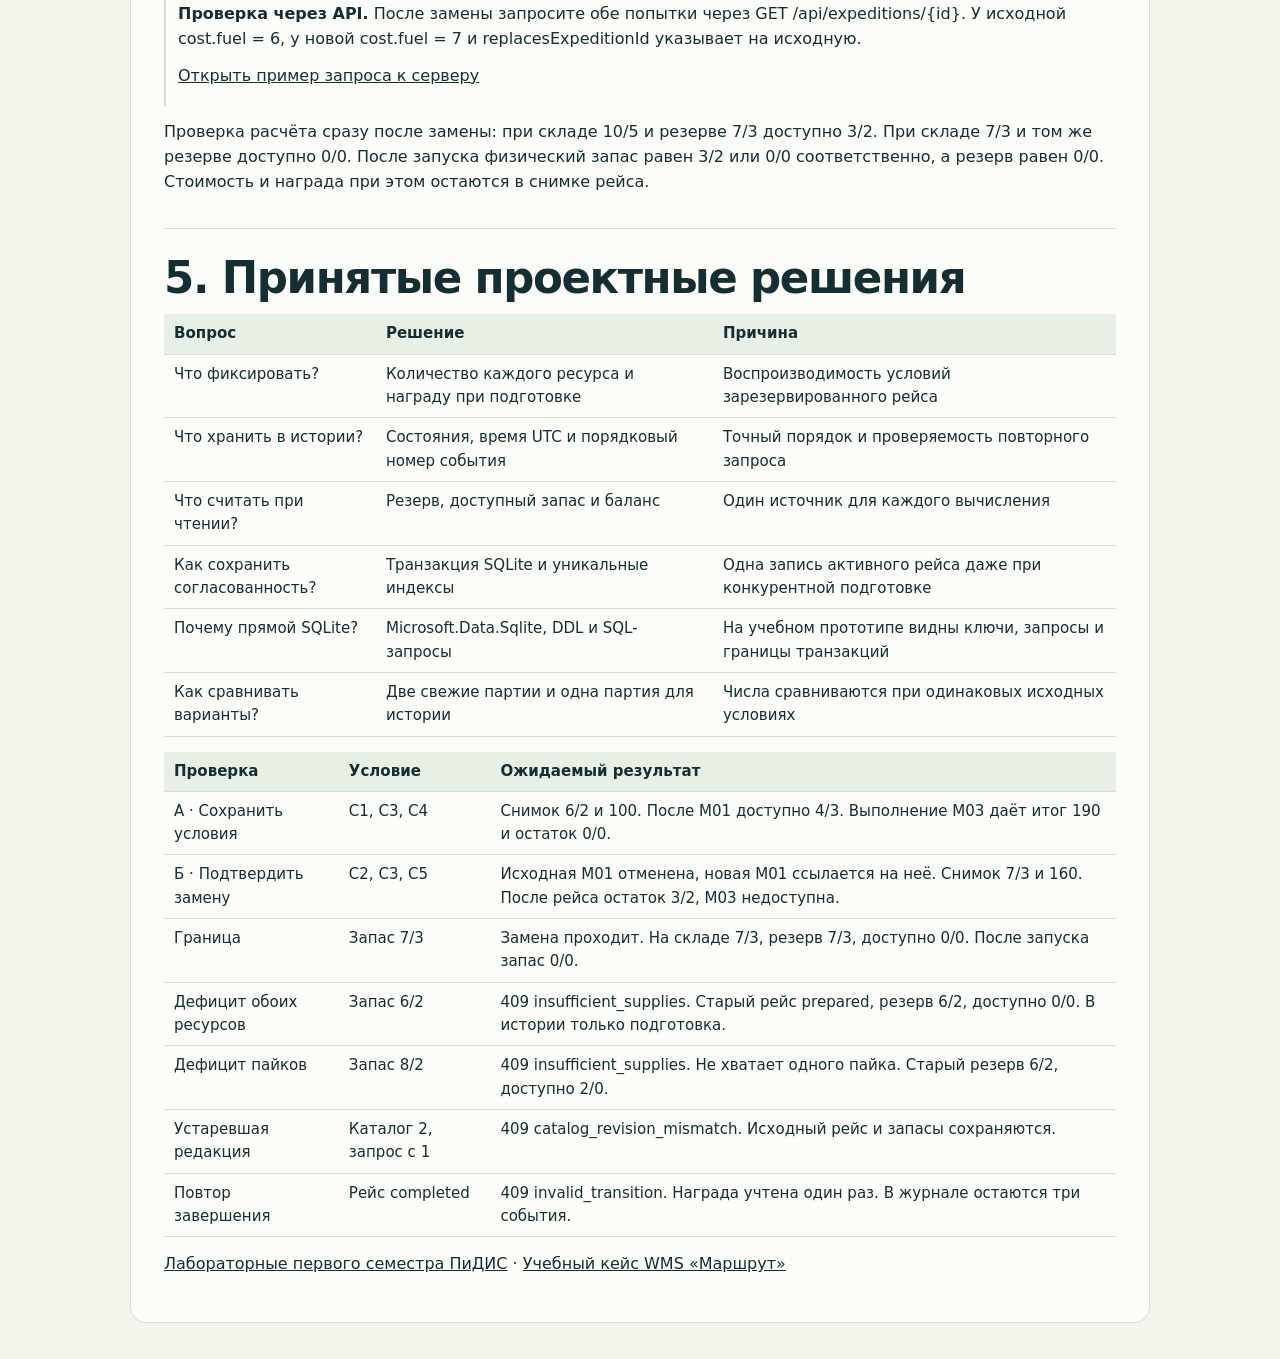
<file: wwwroot/domain.html>
<!doctype html><html lang="ru"><head><meta charset="utf-8"><meta name="viewport" content="width=device-width, initial-scale=1"><title>Решение предметной области</title><style>* { box-sizing: border-box; }
[hidden] { display: none !important; }
:root {
  --space: #0b2630;
  --deep: #103641;
  --ink: #142e34;
  --muted: #485e5b;
  --paper: #f3f5ed;
  --card: #fcfdf8;
  --line: #d5dfd2;
  --mint: #bce8bc;
  --gold: #f0ca86;
  --error: #8b352d;
  --width: 1260px;
  font: 16px/1.55 "Segoe UI", system-ui, sans-serif;
  color: var(--ink);
  background: var(--paper);
}
body { margin: 0; }
a { color: inherit; }
button, input, textarea { font: inherit; }
button { cursor: pointer; }
button:disabled { cursor: default; opacity: .66; }
:focus-visible { outline: 3px solid #c27e26; outline-offset: 4px; }
.skip { position: absolute; left: 12px; top: -80px; z-index: 9; padding: 10px 18px; background: white; }
.skip:focus { top: 12px; }
.site-header, .hero, .station-nav, main, footer { width: min(calc(100% - 60px), var(--width)); margin-inline: auto; }
.site-header { display: flex; align-items: center; justify-content: space-between; gap: 20px; min-height: 78px; }
.site-header nav { display: flex; flex-wrap: wrap; gap: 7px 22px; }
.site-header nav a { padding-block: 7px; text-decoration: none; border-bottom: 2px solid transparent; color: var(--muted); }
.site-header nav a[aria-current="page"] { border-color: #498163; color: var(--ink); font-weight: 700; }
.brand { display: flex; align-items: center; gap: 10px; text-decoration: none; font-weight: 750; white-space: nowrap; }
.logo { display: inline-grid; place-items: center; background: var(--space); color: var(--mint); width: 36px; height: 36px; border-radius: 50%; font-size: 25px; }
.hero { position: relative; display: grid; grid-template-columns: 1fr 1.13fr; overflow: hidden; min-height: 368px; border-radius: 27px 27px 27px 5px; background: var(--space); color: #eef6e9; }
.hero-copy { padding: clamp(26px, 4.4vw, 61px); z-index: 1; align-self: center; }
.signal { display: flex; align-items: center; gap: 10px; color: #c1d8c9; margin: 0 0 16px; font-size: .88rem; }
.signal span { width: 9px; height: 9px; border-radius: 50%; background: var(--mint); box-shadow: 0 0 0 4px #bce8bc26; }
h1, h2, h3, .score strong { font-family: Bahnschrift, "Segoe UI", system-ui, sans-serif; }
h1 { margin: 0; font-size: clamp(2.55rem, 5vw, 4.9rem); line-height: .99; letter-spacing: -.045em; font-weight: 680; }
h1 span { color: var(--gold); }
.hero-copy > p:not(.signal) { margin-block: 19px 25px; max-width: 37ch; color: #c7ddda; }
.hero-actions, .actions { display: flex; flex-wrap: wrap; gap: 10px; align-items: center; }
.button { display: inline-flex; align-items: center; justify-content: center; padding: 10px 16px; min-height: 43px; border: 1px solid var(--line); border-radius: 7px; text-decoration: none; font-weight: 700; background: var(--card); color: var(--ink); line-height: 1.3; text-align: center; }
.button:hover { background: #e5eee1; }
.button.primary { background: var(--mint); color: #132f2c; border-color: #a3cda3; }
.button.primary:hover { background: #d8f3cb; }
.button.ghost { color: #eef6e9; background: transparent; border-color: #66858a; }
.button.ghost:hover { background: #214650; }
.star-map { position: relative; min-height: 270px; }
.orbit-art { position: absolute; inset: 0; width: 100%; height: 100%; }
.map-node { position: absolute; left: var(--x); top: var(--y); transform: translate(-50%, -50%); display: grid; place-items: center; width: 34px; height: 34px; border-radius: 50%; border: 1px solid #bce8bc9e; color: #f4faea; background: #153b43; font: 700 .9rem Bahnschrift, sans-serif; text-decoration: none; box-shadow: 0 0 0 4px #153b4380; }
.map-node:hover, .map-node[aria-current="step"] { color: var(--space); background: var(--gold); border-color: var(--gold); }
.map-node.done { background: var(--mint); color: var(--space); }
.map-caption { display: flex; justify-content: space-between; gap: 10px; position: absolute; bottom: 0; padding: 10px 18px; color: #e3f0e3; background: #09242bcf; width: 100%; font-size: .81rem; }
.station-nav { display: grid; grid-template-columns: repeat(8, minmax(0,1fr)); gap: 6px; margin-block: 17px 26px; }
.station-nav a { display: grid; grid-template-columns: 24px auto; gap: 7px; align-items: center; min-height: 48px; padding: 7px 8px; text-decoration: none; border-bottom: 2px solid var(--line); font-size: .84rem; color: var(--muted); }
.station-nav a:hover, .station-nav a[aria-current="step"] { border-color: #437c61; color: var(--ink); background: #e4eddf; }
.station-nav .number { display: grid; place-items: center; width: 22px; height: 22px; border-radius: 50%; background: #e2e8dc; font-weight: 700; color: var(--ink); }
.station-nav .done .number { background: var(--mint); }
main { margin-bottom: 48px; min-height: 300px; }
.workspace, .sim-grid { display: grid; grid-template-columns: minmax(0, 1fr) minmax(0, .89fr); gap: 18px; align-items: start; }
.panel { background: var(--card); border: 1px solid var(--line); border-radius: 16px; padding: clamp(17px, 2.8vw, 33px); min-width: 0; }
.panel > :first-child, .reference > :first-child { margin-top: 0; }
.kicker { color: #396e55; font-size: .9rem; margin: 0 0 7px; font-weight: 700; }
h2 { font-size: clamp(1.75rem, 3.4vw, 2.95rem); margin: 0 0 12px; line-height: 1.12; letter-spacing: -.032em; overflow-wrap: anywhere; }
h3 { font-size: 1.2rem; margin: 21px 0 7px; line-height: 1.2; }
p { margin: 0 0 12px; }
.brief { border-left: 4px solid #619279; padding: 12px 15px; background: #eaf1e7; margin-block: 19px; }
.brief strong { display: block; }
.steps { padding-left: 23px; margin: 7px 0 16px; }
.steps li + li { margin-top: 6px; }
.note { color: var(--muted); }
.draft-label { display: block; margin-top: 17px; font-weight: 700; }
#draft { display: block; width: 100%; margin: 5px 0; padding: 9px; resize: vertical; border: 1px solid #729087; border-radius: 6px; color: var(--ink); background: white; }
.draft-preview { margin-bottom: 0; white-space: pre-wrap; overflow-wrap: anywhere; }
.example { border-left: 3px solid #b58a48; background: #faf2e0; padding: 10px 13px; }
.station-explanation summary { cursor: pointer; margin-bottom: 7px; }
.brief p { margin: 9px 0 0; }
.worksheet-panel { margin-top: 18px; }
.worksheet + .worksheet { border-top: 1px solid var(--line); margin-top: 20px; padding-top: 8px; }
.worksheet table { min-width: 600px; }
.worksheet td { padding: 6px; }
.worksheet textarea, .primer-json textarea { width: 100%; min-width: 105px; color: var(--ink); background: white; border: 1px solid #789288; border-radius: 5px; padding: 7px; resize: vertical; }
.text-button { border: 0; padding: 0; color: #285b48; background: none; text-decoration: underline; }
.case-selector { margin-block: 4px 18px; background: #e4eddf; padding: 13px 16px; border-radius: 10px; }
.case-selector .note { margin: 8px 0 0; }
.primer { width: 100%; }
.primer-tabs { display: flex; flex-wrap: wrap; gap: 7px; margin: 14px 0; }
.primer-tabs [aria-pressed="true"], #primer-variants [aria-pressed="true"] { background: var(--mint); border-color: #5d9272; }
.primer-visual { margin: 12px 0; padding: clamp(12px, 2.5vw, 25px); border: 1px solid #31585b; border-radius: 11px; background: var(--space); color: #edf5e9; }
.primer-visual p { color: #d4e5de; }
.primer-visual pre { background: #153943; margin: 9px 0 0; }
.primer-flow { display: grid; grid-template-columns: repeat(auto-fit, minmax(min(120px, 100%), 1fr)); gap: 10px; list-style: none; padding: 0; margin: 0; }
.primer-flow li { min-height: 53px; display: grid; place-items: center; position: relative; text-align: center; border: 1px solid #648382; border-radius: 7px; padding: 7px; font-size: .9rem; overflow-wrap: anywhere; }
.primer-flow .flow-active { background: var(--mint); color: var(--ink); font-weight: 700; }
.primer-flow .flow-blocked { border-style: dashed; color: #b9c8c7; }
.primer-flow .flow-blocked small { font-size: .77rem; }
.primer-flow:not(.primer-structure) .flow-active::after { content: ""; position: absolute; height: 4px; width: 34%; bottom: 5px; left: 33%; border-radius: 4px; background: #267057; animation: packet 420ms ease-out both; }
.primer-flow li:not(:last-child)::before { content: "›"; position: absolute; right: -10px; color: #bce8bc; z-index: 1; font-size: 19px; }
.primer-structure li:not(:last-child)::before { content: "·"; }
.relation-strip { margin: 8px 0 0; font-size: .85rem; }
@keyframes packet { from { opacity: 0; transform: translateX(-70%); } to { opacity: 1; transform: translateX(0); } }
.primer-paused .flow-active::after, .primer-paused .stock-track > * { animation-play-state: paused !important; }
.primer-stock { display: grid; gap: 8px; max-width: 640px; }
.stock-legend { display: flex; gap: 16px; margin: 0; font-size: .85rem; }
.stock-legend span::before { content: ""; display: inline-block; width: 9px; height: 9px; margin-right: 6px; border-radius: 2px; background: var(--mint); }
.stock-legend span:first-child::before { background: var(--gold); }
.stock-track { display: flex; height: 13px; background: #284951; border-radius: 8px; overflow: hidden; }
.stock-track > * { width: var(--share); transform-origin: left; animation: stock-fill 420ms ease-out both; }
.stock-track i { background: var(--gold); }
.stock-track b { background: var(--mint); }
@keyframes stock-fill { from { opacity: .55; } to { opacity: 1; } }
.primer-json { display: grid; max-width: 590px; gap: 7px; justify-items: start; margin: 10px 0; }
.primer-json textarea { font-family: Consolas, monospace; }
@media (prefers-reduced-motion: reduce) {
  .primer-flow .flow-active::after, .stock-track > * { animation: none !important; }
}
.section-heading { display: flex; justify-content: space-between; align-items: center; flex-wrap: wrap; gap: 10px; margin-bottom: 18px; }
.section-heading h2 { margin-bottom: 0; }
.challenge { border: 0; padding: 0; margin: 18px 0 22px; min-inline-size: 0; }
.challenge legend { padding: 0; font-weight: 700; margin-bottom: 9px; }
.choice { display: block; width: 100%; text-align: left; padding: 9px 11px; margin-bottom: 6px; border: 1px solid var(--line); border-radius: 6px; background: #f1f5ed; color: var(--ink); }
.choice:hover { border-color: #588870; }
.choice[data-selected="true"] { border-color: #ad6f2e; background: #fbefd7; }
.choice[data-correct="true"] { border-color: #629779; background: #def0dc; }
.feedback { min-height: 26px; color: var(--muted); margin-block: 6px 0; }
.feedback.error, .error { color: var(--error); }
.numeric { display: flex; flex-wrap: wrap; align-items: end; gap: 7px; }
.numeric label { display: grid; color: var(--muted); font-size: .9rem; }
input[type="number"] { width: 130px; padding: 8px; border: 1px solid #729087; border-radius: 5px; background: white; color: var(--ink); }
.progress-track { height: 7px; border-radius: 6px; overflow: hidden; background: #e2eadf; margin-bottom: 14px; }
.progress-track span { height: 100%; display: block; width: var(--progress); background: #548a6c; }
.table-wrap { overflow-x: auto; margin-bottom: 15px; }
table { border-collapse: collapse; text-align: left; width: 100%; font-size: .94rem; }
th, td { border-bottom: 1px solid var(--line); padding: 8px 10px; vertical-align: top; }
th { background: #e8efe4; font-weight: 750; }
td { overflow-wrap: anywhere; }
.score { display: flex; justify-content: space-between; align-items: center; border-radius: 11px; background: var(--deep); color: #f2f8ed; padding: 12px 15px; margin-bottom: 12px; }
.score strong { font-size: 2.15rem; color: var(--gold); line-height: 1; }
.missions { margin: 14px 0; }
.mission { display: grid; grid-template-columns: 1fr auto; align-items: center; gap: 6px 13px; border-top: 1px solid var(--line); padding: 13px 0; }
.mission h3 { margin: 0; }
.mission p { margin-bottom: 3px; }
.mission-id { color: #3b7158; margin-right: 6px; font-size: .83rem; font-weight: 700; }
.phase { display: inline-flex; gap: 6px; align-items: center; background: #e4efdf; border-radius: 20px; padding: 4px 10px; font-size: .84rem; }
.phases { display: flex; flex-wrap: wrap; gap: 5px; padding: 0; margin: 10px 0 15px; list-style: none; }
.phases .current { font-weight: 700; background: var(--mint); }
.history { display: grid; gap: 7px; border-left: 2px solid #73a789; padding-left: 15px; margin: 12px 0; list-style: none; }
.history time { color: var(--muted); font-size: .86rem; margin-left: 5px; }
pre { overflow: auto; background: #102f39; color: #e9f5e8; border-radius: 8px; padding: 12px; font-size: .84rem; max-height: 340px; white-space: pre-wrap; overflow-wrap: anywhere; }
code { overflow-wrap: anywhere; }
.log { display: flex; flex-wrap: wrap; gap: 6px; margin-bottom: 8px; }
.log button { border: 1px solid var(--line); border-radius: 5px; padding: 5px 7px; background: #eef4eb; color: var(--ink); font-size: .85rem; }
.log button[aria-pressed="true"] { border-color: #478463; background: var(--mint); }
[data-objective][aria-pressed="true"] { border-color: #478463; background: var(--mint); }
.reference { max-width: 1050px; }
.document header, .document article { max-width: 1020px; margin-inline: auto; }
.document header { margin-block: 28px 18px; }
.document article { margin-bottom: 36px; }
.document h1 { font-size: clamp(2rem, 5vw, 3.8rem); }
.document section + section { margin-top: 33px; border-top: 1px solid var(--line); padding-top: 25px; }
.document nav { display: flex; flex-wrap: wrap; gap: 8px; margin-block: 15px; }
.document .panel { width: min(calc(100% - 24px), 1020px); }
.document > header { width: min(calc(100% - 24px), 1020px); }
.diagram { display: flex; flex-wrap: wrap; align-items: center; gap: 6px; margin: 14px 0; }
.diagram span { border: 1px solid #a7bba9; background: #eaf3e7; border-radius: 6px; padding: 6px 9px; }
footer { border-top: 1px solid var(--line); padding-block: 16px 27px; display: flex; flex-wrap: wrap; justify-content: space-between; gap: 10px; color: var(--muted); font-size: .87rem; }
@media (max-width: 1050px) { .station-nav { grid-template-columns: repeat(4, minmax(0,1fr)); } }
@media (max-width: 800px) {
  .site-header, .hero, .station-nav, main, footer { width: calc(100% - 32px); }
  .site-header { padding-block: 12px; flex-wrap: wrap; gap: 6px; }
  .site-header nav { gap: 5px 13px; font-size: .87rem; }
  .hero { grid-template-columns: 1fr 1fr; }
  .hero-copy { padding: 25px 20px; }
  .workspace, .sim-grid { grid-template-columns: 1fr; }
}
@media (max-width: 580px) {
  .hero { grid-template-columns: 1fr; border-radius: 19px 19px 19px 4px; }
  .hero-copy { padding: 25px 19px 19px; }
  .star-map { min-height: 236px; }
  .station-nav { grid-template-columns: repeat(2, minmax(0,1fr)); margin-bottom: 19px; }
  .mission { grid-template-columns: 1fr; }
  .mission button { justify-self: start; }
  .map-node { width: 28px; height: 28px; }
}
@media print {
  .document { background: white; }
  .document nav { display: none; }
  .document .panel { padding: 0; border: 0; width: 100%; }
  .document section { break-inside: auto; }
  .document tr { break-inside: avoid; }
  .table-wrap { overflow: visible; }
}

/* The application and its in-context lessons share one palette. */
.outpost-app {
  --sim-bg: #0a1820;
  --sim-panel: #142b36;
  --sim-ink: #ecf6f3;
  --sim-muted: #b7cdcf;
  --sim-line: #3b5963;
  --sim-mint: #a4efca;
  --ink: var(--sim-ink);
  --muted: var(--sim-muted);
  --paper: var(--sim-bg);
  --card: var(--sim-panel);
  --line: var(--sim-line);
  --mint: var(--sim-mint);
  --error: #ffd0ad;
  --width: 1110px;
  min-height: 100vh;
  background: radial-gradient(ellipse at 92% 0%, #12333c 0, var(--sim-bg) 55%);
  color: var(--ink);
}
.outpost-app main:focus, .outpost-app #worksheets:focus, .outpost-app #sim-message:focus { outline: none; }
.outpost-app .site-header { min-height: 65px; }
.outpost-app .site-header nav a[aria-current="page"] { border-color: var(--mint); color: var(--mint); }
.outpost-app .logo { border: 1px solid var(--line); }
.outpost-app .skip { background: var(--card); }
.outpost-app .kicker, .outpost-app .signal { color: var(--mint); }
.outpost-app .button { color: var(--ink); background: #1c3743; border-color: #55727e; }
.outpost-app .button:hover { background: #294b57; }
.outpost-app .button.primary { color: #102a22; background: var(--mint); border-color: var(--mint); }
.outpost-app .button.primary:hover { background: #c3f7db; }
.outpost-app .button.ghost { background: transparent; }
.outpost-app .text-button { color: var(--mint); }
.outpost-app th { color: var(--ink); background: #213d49; }
.outpost-app .choice, .outpost-app .diagram span { background: #10232d; border-color: var(--line); }
.outpost-app .choice:hover { border-color: var(--mint); }
.outpost-app .choice[data-correct="true"] { background: #1f4844; border-color: var(--mint); }
.outpost-app .choice[data-selected="true"] { background: #41332b; border-color: var(--gold); }
.outpost-app input[type="number"], .outpost-app textarea, .outpost-app select {
  background: #0c202b; color: var(--ink); border-color: #5e7b83;
}
.outpost-app .brief, .outpost-app .example { background: #0e222c; color: var(--ink); }
.outpost-app .progress-track { background: #28434d; }
.outpost-app .progress-track span { background: var(--mint); }
.outpost-app .station-nav a:hover, .outpost-app .station-nav a[aria-current="step"] {
  color: var(--mint); background: #1b3945; border-color: var(--mint);
}
.outpost-app .station-nav .number { background: #28434d; color: var(--ink); }
.outpost-app .station-nav .done .number { background: var(--mint); color: #102a22; }
.outpost-app .map-note { color: var(--muted); padding-top: 16px; }
.simulator-mode .hero, .simulator-mode .station-nav, .station-mode .hero, .project-map-mode .station-nav { display: none; }
.station-mode .station-nav { margin-top: 4px; }
.station-workspace h1, .reference h1 { font-size: clamp(1.85rem,4.5vw,3rem); margin-bottom: 12px; }
.station-section { border-top: 1px solid var(--line); margin-top: 20px; padding-top: 16px; }
.station-section h2 { font-size: clamp(1.25rem,3vw,1.65rem); }
.station-section .primer { padding: 15px 0 0; border: 0; }
.station-draft { margin-top: 18px; }
.station-section .challenge { max-width: 730px; }
.dossier-source { border-top: 1px solid var(--line); padding: 10px 0 3px; }
.dossier-source h4 { margin: 0 0 4px; }
.dossier-source:target { border-color: var(--mint); }
.lab-http-guide { margin-block: 1rem; }
.lab-http-guide summary { font-weight: 700; }
.worked-example { border-left: 2px solid var(--line); padding: 6px 12px; margin: 0 0 14px; }
.worked-example summary { font-weight: 700; cursor: pointer; }
.worked-example dl { display: grid; grid-template-columns: minmax(0, 1fr) minmax(0, 2fr); gap: 6px 12px; }
.worked-example dt { font-weight: 700; }
.worked-example dd { margin: 0; overflow-wrap: anywhere; }
.mobile-cell-label { display: none; }
@media screen and (max-width: 760px) {
  .worked-example dl { display: block; }
  .worked-example dd { margin-bottom: 6px; }
  .worksheet-table { overflow: visible; }
  .worksheet-table table, .worksheet-table tbody, .worksheet-table tr, .worksheet-table td { display: block; width: 100%; }
  .worksheet .worksheet-table table { min-width: 0; }
  .worksheet-table thead { position: absolute; width: 1px; height: 1px; overflow: hidden; clip-path: inset(50%); }
  .worksheet-table tbody tr { border: 1px solid var(--line); border-radius: 8px; margin-bottom: 12px; padding: 7px 10px; }
  .worksheet-table tbody td { border: 0; padding: 6px 0; overflow-wrap: anywhere; }
  .worksheet-table .mobile-cell-label { display: block; font-size: .85rem; font-weight: 700; margin-bottom: 3px; color: var(--muted); }
  .worksheet-table textarea { min-width: 0; }
}

.sim-shell {
  background: var(--card);
  border: 1px solid var(--line);
  border-radius: 13px;
  padding: clamp(16px, 3.6vw, 37px);
}
.sim-heading {
  display: flex;
  flex-wrap: wrap;
  gap: 8px 18px;
  justify-content: space-between;
  align-items: baseline;
  border-bottom: 1px solid var(--line);
  padding-bottom: 11px;
  margin-bottom: 16px;
}
.sim-heading p { margin: 0; font-weight: 700; font-size: .95rem; color: var(--mint); }
.sim-eyebrow { margin-bottom: 7px; color: var(--mint); font-size: .87rem; font-weight: 650; }
.sim-status { color: var(--mint); font-size: .94rem; margin-bottom: 11px; }
.sim-status:empty { display: none; }
.sim-status-error { color: var(--error); }
.sim-progress { margin: 0 0 18px; }
.sim-progress p { color: var(--muted); margin: 0 0 7px; font-size: .89rem; }
.sim-progress ol { list-style: none; padding: 0; margin: 0; display: grid; grid-template-columns: repeat(5, minmax(0, 1fr)); gap: 6px; }
.sim-progress li { display: flex; margin: 0; min-width: 0; }
.sim-progress a { display: flex; align-items: center; gap: 7px; padding: 7px 8px; width: 100%; min-height: 44px; color: var(--muted); border-bottom: 2px solid var(--line); font-size: .85rem; line-height: 1.25; text-decoration: none; }
.sim-progress a:hover { color: var(--mint); border-color: var(--mint); background: #183b43; }
.sim-progress li span { display: grid; place-items: center; border: 1px solid var(--line); border-radius: 50%; width: 23px; height: 23px; flex: none; }
.sim-progress [aria-current="step"] { border-color: var(--mint); background: #183b43; color: var(--ink); border-radius: 6px 6px 0 0; }
.sim-progress [aria-current="step"] span { border-color: var(--mint); background: var(--mint); color: #102a22; font-weight: 800; }
.sim-panel { min-width: 0; }
.sim-panel h2 { font-size: clamp(1.55rem,4vw,2.65rem); scroll-margin-top: 20px; }
.sim-panel p { max-width: 76ch; }
.sim-panel pre { background: #0b1f2a; border: 1px solid var(--line); }
.sim-panel .sim-cue { max-width: none; margin: 14px 0; padding: 11px 14px; border-inline-start: 3px solid var(--gold); border-radius: 0 6px 6px 0; background: #243539; }
.sim-cue strong { display: block; color: var(--gold); margin-bottom: 2px; }
.sim-directions { padding-inline-start: 24px; margin: 15px 0; }
.sim-directions > li { padding: 3px 0 6px 3px; }
.sim-directions > li::marker { color: var(--mint); font-weight: 750; }
.sim-directions ul { list-style: none; padding: 3px 0 3px 11px; margin: 5px 0 0; border-inline-start: 1px solid var(--line); }
.sim-directions ul li { margin: 3px 0; color: var(--muted); }
.sim-directions b { color: var(--ink); margin-inline-end: 4px; }
.sim-sources tbody th { background: transparent; }
.sim-sources small { display: block; margin-top: 2px; color: var(--muted); font-weight: 400; line-height: 1.35; }
.sim-sources th:not(:first-child), .sim-sources td { width: 15%; text-align: center; }
.sim-actions { display: flex; flex-wrap: wrap; gap: 9px 17px; align-items: center; margin-top: 15px; }
.sim-detail { margin-top: 18px; padding-top: 9px; border-top: 1px solid var(--line); }
.sim-detail summary { color: var(--muted); cursor: pointer; width: fit-content; }
.sim-detail[open] summary { color: var(--mint); }
.sim-text-link { color: var(--muted); font-size: .92rem; text-underline-offset: 3px; }
.sim-text-link:hover { color: var(--mint); }
.sim-signal { list-style: none; padding: 0; margin-block: 10px 15px; display: grid; grid-template-columns: repeat(3, minmax(0, 1fr)); gap: 8px; }
.sim-signal li { margin: 0; padding: 10px 12px; border: 1px solid var(--line); border-top: 2px solid var(--mint); border-radius: 6px; background: #142e39; }
.sim-signal span { display: block; color: var(--muted); }
@media (prefers-reduced-motion: no-preference) {
  .sim-signal li { animation: sim-signal-in .5s ease-out both; }
  .sim-signal li:nth-child(2) { animation-delay: .14s; }
  .sim-signal li:nth-child(3) { animation-delay: .28s; }
  @keyframes sim-signal-in {
    from { opacity: .5; transform: translateY(5px); }
    to { opacity: 1; transform: translateY(0); }
  }
}
.sim-animation, .sim-log { border-top: 1px solid var(--line); padding-block: 9px; }
.sim-animation summary, .sim-log summary { cursor: pointer; overflow-wrap: anywhere; }
.sim-animation summary { color: var(--mint); font-weight: 700; }
.outpost-app .primer-next { color: var(--mint); border-color: var(--mint); }
.sim-animation .primer { padding: 12px 0 0; border: 0; }
.primer-application { border-left: 3px solid var(--mint); padding: 5px 0 5px 10px; }
.outpost-app .primer-visual { background: #0d202b; border-color: var(--line); }
.outpost-app .primer-flow li { min-height: 38px; border: 0; border-bottom: 2px solid var(--line); border-radius: 0; }
.outpost-app .primer-flow .flow-active { color: var(--mint); background: transparent; border-color: var(--mint); }
.outpost-app .primer-flow .flow-active::after { display: none; }
.outpost-app .primer-tabs [aria-pressed="true"], .outpost-app #primer-variants [aria-pressed="true"],
.outpost-app [data-objective][aria-pressed="true"] { color: #102a22; background: var(--mint); border-color: var(--mint); }
.sim-prediction { display: grid; gap: 4px; }
.sim-prediction span, .sim-prediction small, .sim-hint { color: var(--muted); }
.sim-prediction textarea, .sim-journal-select select { border: 1px solid #5e7b83; border-radius: 6px; padding: 8px; }
.sim-prediction textarea { width: min(100%,710px); resize: vertical; }
.sim-inventory { margin: 10px 0 0; }
.sim-inventory h3 { margin-top: 0; }
.sim-balance { margin: 0; color: var(--muted); }
.sim-balance strong { color: var(--gold); font-size: 1.2rem; }
.sim-observation { border-left: 3px solid var(--mint); padding-left: 11px; }
.sim-result { margin-top: 14px; }
.sim-saved { color: var(--muted); overflow-wrap: anywhere; white-space: pre-wrap; }
.sim-pick { border: 0; padding: 0; margin: 10px 0 0; min-inline-size: 0; }
.sim-pick legend { margin-bottom: 3px; font-weight: 700; }
.sim-panel .sim-stock-note { display: flex; flex-wrap: wrap; align-items: center; gap: 4px 14px; max-width: none; border-inline-start: 3px solid var(--mint); padding: 7px 12px; background: #193540; }
.sim-dock { display: grid; grid-template-columns: minmax(0, 1fr) minmax(0, 1fr); gap: 10px; align-items: stretch; }
.sim-dock h3 { font-size: 1rem; margin: 0 0 6px; }
.sim-cargo-tray { display: grid; grid-template-columns: 1fr 1fr; gap: 6px; align-content: start; }
.sim-cargo-tray h3 { grid-column: 1 / -1; }
.sim-cargo-card { display: grid; gap: 4px; align-content: start; min-width: 0; padding: 9px; text-align: left; color: var(--ink); background: #193540; border: 1px solid var(--line); border-radius: 7px; cursor: grab; }
.sim-cargo-card:hover, .sim-cargo-card[aria-pressed="true"] { border-color: var(--mint); background: #214752; }
.sim-cargo-card:active { cursor: grabbing; }
.sim-cargo-card small { color: var(--muted); line-height: 1.3; }
.sim-cargo-count { display: inline-flex; flex-wrap: wrap; gap: 4px 8px; }
.sim-cargo-count span { display: inline-block; border-radius: 4px; padding: 2px 6px; background: #102630; color: var(--muted); white-space: nowrap; font-size: .84rem; }
.sim-cargo-count b { color: var(--mint); margin-inline-start: 2px; }
.sim-cargo-hold { padding: 9px 12px; border: 2px dashed #537784; border-radius: 7px; background: #0d242f; }
.sim-cargo-target, .sim-cargo-hold:has(.sim-cargo-loaded) { border-color: var(--mint); }
.sim-cargo-target { background: #214752; }
.sim-cargo-hold p { margin: 3px 0; }
.sim-cargo-loaded > p:first-child { color: var(--mint); }
.sim-flight { display: flex; gap: 12px; align-items: center; color: var(--mint); font-size: .9rem; font-weight: 700; margin-bottom: 12px; }
.sim-flight-path { position: relative; flex: 1; border-block-end: 1px dashed var(--line); }
.sim-flight-path svg { position: absolute; inset-block-start: -12px; inset-inline-start: calc(100% - 24px); background: var(--card); }
@media (prefers-reduced-motion: no-preference) {
  .sim-cargo-loaded { animation: sim-dock-in .24s ease-out both; }
  .sim-flight-path svg { animation: sim-flight-out .65s ease-out both; }
  @keyframes sim-dock-in {
    from { opacity: .6; transform: translateX(-6px); }
    to { opacity: 1; transform: translateX(0); }
  }
  @keyframes sim-flight-out {
    from { inset-inline-start: 0; }
    to { inset-inline-start: calc(100% - 24px); }
  }
}
.sim-option { display: flex; gap: 10px; align-items: start; border-bottom: 1px solid var(--line); padding: 9px 8px; cursor: pointer; min-height: 44px; }
.sim-option:hover, .sim-option:has(input:checked) { background: #21414d; }
.sim-option:has(input:focus-visible) { outline: 2px solid var(--gold); outline-offset: 2px; }
.sim-option input { accent-color: var(--mint); margin: 5px 0 0; flex: 0 0 auto; }
.sim-option small { display: block; color: var(--muted); font-size: .9rem; margin-top: 2px; }
.sim-journal-select { display: flex; flex-wrap: wrap; gap: 8px; align-items: end; margin-bottom: 13px; }
.sim-journal-select label { display: grid; gap: 4px; max-width: 100%; }
[data-sim-form="custom"] fieldset { display: flex; flex-wrap: wrap; gap: 8px 16px; margin: 14px 0; border: 1px solid var(--line); min-inline-size: 0; }
[data-sim-form="custom"] legend { font-weight: 700; color: var(--mint); }
.sim-form-hint { flex: 1 0 100%; color: var(--muted); margin: 0; }
[data-sim-form="custom"] label { display: grid; gap: 4px; flex: 1 1 120px; min-width: 0; }
[data-sim-form="custom"] input { width: 100%; border: 1px solid var(--line); border-radius: 6px; padding: 6px; }
@media (max-width: 680px) {
  .sim-progress ol { grid-template-columns: repeat(7, minmax(0, 1fr)); }
  .sim-progress a { justify-content: center; }
  .sim-progress li:has([aria-current="step"]) { grid-column: span 3; }
  .sim-progress a:not([aria-current]) strong { position: absolute; inline-size: 1px; block-size: 1px; overflow: hidden; clip-path: inset(50%); }
  .sim-dock { grid-template-columns: 1fr; }
}
@media (max-width: 460px) {
  .sim-signal { grid-template-columns: 1fr; gap: 4px; }
  .sim-panel th, .sim-panel td { padding-inline: 5px; }
}
</style></head><body class="document"><header><p class="kicker">Орбитальный форпост</p><h1>Решение предметной области</h1><p>Правила, сущности и последствия двух ветвей.</p><nav aria-label="Материалы"><a class="button" href="index.html#simulator-learn">Тренажёр API</a><a class="button" href="index.html#map">Карта ЛР01–ЛР08</a><a class="button" href="index.html#simulator-materials">Учебные материалы</a></nav></header><article class="panel"><section id="brief"><h2>1. Ситуация и цель</h2><p>На орбитальной станции заканчиваются поставки. Диспетчер получает три заявки на рейс и ограниченный груз. Требуется выбрать последовательность миссий и получить наибольшую суммарную награду.</p><p>Партия одиночная, с детерминированным результатом рейса. Один игрок владеет одним набором запасов и собственным каталогом миссий.</p><div class="table-wrap"><table><thead><tr><th scope="col">ID</th><th scope="col">Источник</th><th scope="col">Данные</th></tr></thead><tbody><tr><td>С1</td><td>Журнал диспетчера</td><td>Экспедиция M01 подготовлена. Снабжение сверило склад и сообщило остаток: 10 топлива и 5 пайков. В рейсе зафиксированы 6 топлива, 2 пайка и награда 100. Запуск ещё не состоялся.</td></tr><tr><td>С2</td><td>Обновление от редактора миссий</td><td>Редактор установил для M01 расход 7 топлива и 3 пайка, награду 160. Редакция 2 опубликована в каталоге после подготовки рейса.</td></tr><tr><td>С3</td><td>Распоряжение руководителя</td><td>Текущий рейс можно выполнить по согласованным условиям. Замену подтверждает диспетчер. При отказе прежний рейс и его резерв должны сохраниться.</td></tr><tr><td>С4</td><td>Задача на основную партию</td><td>Руководитель ставит цель максимизировать суммарную награду. После M01 можно выполнить любую доступную незавершённую миссию. Один активный рейс на партию.</td></tr><tr><td>С5</td><td>Изменённая задача</td><td>Для другой партии руководитель задаёт цель получить по M01 минимум 150 кредитов за один рейс. Доступность новой редакции зависит от запасов.</td></tr><tr><td>С6</td><td>Протокол приёмки</td><td>Проверяющий сверяет, что запуск списал стоимость снимка, награда начислена после завершения, а в журнале видны переходы и связь заменяющего рейса с исходным.</td></tr></tbody></table></div><div class="table-wrap"><table><thead><tr><th scope="col">Редакция M01</th><th scope="col">Топливо, ед.</th><th scope="col">Пайки, шт.</th><th scope="col">Награда, кр.</th></tr></thead><tbody><tr><td>1</td><td>6</td><td>2</td><td>100</td></tr><tr><td>2</td><td>7</td><td>3</td><td>160</td></tr></tbody></table></div></section><section id="data"><h2>2. Начальный набор</h2><p>Доступны 10 условных единиц топлива, 5 пайков и 0 кредитов. Все значения учебные.</p><div class="table-wrap"><table><thead><tr><th scope="col">ID</th><th scope="col">Миссия</th><th scope="col">Топливо, ед.</th><th scope="col">Пайки, шт.</th><th scope="col">Награда, кр.</th></tr></thead><tbody><tr><td>M01</td><td>Ремонт антенны</td><td>6</td><td>2</td><td>100</td></tr><tr><td>M02</td><td>Дальний ретранслятор</td><td>8</td><td>1</td><td>150</td></tr><tr><td>M03</td><td>Доставка к маяку</td><td>4</td><td>3</td><td>90</td></tr></tbody></table></div><div class="diagram" aria-label="Сравнение стратегий"><span>Старая M01 + M03</span> → <span>190 кр. · остаток 0/0</span></div><div class="diagram"><span>Замена M01</span> → <span>160 кр. · остаток 3/2</span></div><div class="table-wrap"><table><thead><tr><th scope="col">Сценарий</th><th scope="col">Название</th><th scope="col">Топливо, ед.</th><th scope="col">Пайки, шт.</th></tr></thead><tbody><tr><td>briefing</td><td>После донесения</td><td>10</td><td>5</td></tr><tr><td>boundary</td><td>Ровно по норме</td><td>7</td><td>3</td></tr><tr><td>shortage</td><td>Оба ресурса в дефиците</td><td>6</td><td>2</td></tr><tr><td>rations</td><td>Дефицит пайков</td><td>8</td><td>2</td></tr><tr><td>launch-transfer</td><td>Перенос E01: условия каталога 8/4</td><td>10</td><td>5</td></tr></tbody></table></div></section><section id="flow"><h2>3. Цикл экспедиции</h2><div class="diagram" aria-label="Разрешённые переходы"><span>Подготовлена</span> → <span>В полёте</span> → <span>Завершена</span></div><div class="diagram"><span>Подготовлена</span> → <span>Отменена</span></div><div class="table-wrap"><table><thead><tr><th scope="col">Действие</th><th scope="col">Предусловие</th><th scope="col">Эффект</th></tr></thead><tbody><tr><td>Подготовить</td><td>Достаточно каждого вида ресурса. Активный слот свободен. Миссия ещё не завершалась</td><td>Снимок стоимости и награды. Резерв уменьшает доступный запас</td></tr><tr><td>Запустить</td><td>Рейс подготовлен</td><td>Списать снимок стоимости, освободить резерв и сохранить событие</td></tr><tr><td>Завершить</td><td>Рейс запущен</td><td>Учесть снимок награды в балансе и закрыть активный слот</td></tr><tr><td>Отменить</td><td>Рейс подготовлен</td><td>Освободить резерв. Разрешить новую попытку</td></tr><tr><td>Заменить</td><td>Рейс подготовлен, принята новая редакция и хватает физического запаса</td><td>В одной транзакции отменить старый рейс и создать новый со ссылкой на старый</td></tr></tbody></table></div><p><strong>Доступный запас</strong> равен физическому количеству за вычетом резерва. <strong>Баланс</strong> равен сумме снимков наград завершённых рейсов.</p></section><section id="relationships"><h2>4. Сущности и связи</h2><div class="diagram" aria-label="Игрок, экспедиция и история"><span>Игрок</span> 1 → * <span>Экспедиция</span> 1 → * <span>Событие состояния</span></div><div class="diagram"><span>Миссия</span> 1 → * <span>Экспедиция</span> 1 → * <span>Строка снимка</span></div><div class="table-wrap"><table><thead><tr><th scope="col">Связь</th><th scope="col">Смысл</th></tr></thead><tbody><tr><td>Player 1 → * StockItem</td><td>По одной позиции на каждый вид ресурса</td></tr><tr><td>Player 1 → * Mission</td><td>Каталог в пределах партии, позволяет независимо проверять правки</td></tr><tr><td>Mission 1 → * MissionRequirement</td><td>Текущая стоимость по видам ресурсов</td></tr><tr><td>Mission 1 → * Expedition</td><td>Несколько попыток, максимум одна завершённая</td></tr><tr><td>Expedition 1 → * ExpeditionSupply</td><td>Стоимость каждой попытки фиксируется отдельно</td></tr><tr><td>Expedition 1 → * ExpeditionStatusEvent</td><td>Начальное состояние и последующие переходы</td></tr><tr><td>SupplyType 1 → * строки ресурсов</td><td>Справочник связывает запас, текущую цену и снимок</td></tr></tbody></table></div><h3>Эталон по донесению</h3><p><strong>Задание для сверки.</strong> Заполните словарь полей и лист историчности. Покажите, где хранится редакция и какой внешний ключ связывает замену с исходным рейсом. Рассчитайте резерв и доступный остаток после замены и запуска при запасах 10/5 и 7/3.</p><h4>Словарь полей</h4><div class="table-wrap worksheet-table"><table role="table"><thead role="rowgroup"><tr role="row"><th scope="col">Таблица и поле</th><th scope="col">Тип и единица</th><th scope="col">Обязательность</th><th scope="col">Источник или формула</th><th scope="col">Проверка</th></tr></thead><tbody role="rowgroup"><tr role="row"><td role="cell"><span class="mobile-cell-label" aria-hidden="true">Таблица и поле</span>StockItem.OnHand</td><td role="cell"><span class="mobile-cell-label" aria-hidden="true">Тип и единица</span>Целое ≥ 0, ед. топлива или шт. пайков</td><td role="cell"><span class="mobile-cell-label" aria-hidden="true">Обязательность</span>Да</td><td role="cell"><span class="mobile-cell-label" aria-hidden="true">Источник или формула</span>С1 и списание при launch</td><td role="cell"><span class="mobile-cell-label" aria-hidden="true">Проверка</span>В GET состояния до запуска 10/5, после старого рейса 4/3.</td></tr><tr role="row"><td role="cell"><span class="mobile-cell-label" aria-hidden="true">Таблица и поле</span>Mission.Revision</td><td role="cell"><span class="mobile-cell-label" aria-hidden="true">Тип и единица</span>Целое &gt; 0, номер редакции</td><td role="cell"><span class="mobile-cell-label" aria-hidden="true">Обязательность</span>Да</td><td role="cell"><span class="mobile-cell-label" aria-hidden="true">Источник или формула</span>С2. Текущая редакция карточки</td><td role="cell"><span class="mobile-cell-label" aria-hidden="true">Проверка</span>GET каталога после обновления показывает 2.</td></tr><tr role="row"><td role="cell"><span class="mobile-cell-label" aria-hidden="true">Таблица и поле</span>MissionRequirement.Quantity</td><td role="cell"><span class="mobile-cell-label" aria-hidden="true">Тип и единица</span>Целое &gt; 0, единица ресурса</td><td role="cell"><span class="mobile-cell-label" aria-hidden="true">Обязательность</span>Да</td><td role="cell"><span class="mobile-cell-label" aria-hidden="true">Источник или формула</span>С2. Текущая цена по виду ресурса</td><td role="cell"><span class="mobile-cell-label" aria-hidden="true">Проверка</span>Каталог редакции 2 показывает 7 топлива и 3 пайка.</td></tr><tr role="row"><td role="cell"><span class="mobile-cell-label" aria-hidden="true">Таблица и поле</span>Expedition.CatalogRevision</td><td role="cell"><span class="mobile-cell-label" aria-hidden="true">Тип и единица</span>Целое &gt; 0, номер редакции</td><td role="cell"><span class="mobile-cell-label" aria-hidden="true">Обязательность</span>Да</td><td role="cell"><span class="mobile-cell-label" aria-hidden="true">Источник или формула</span>С1–С3. Копия Mission.Revision на подготовке</td><td role="cell"><span class="mobile-cell-label" aria-hidden="true">Проверка</span>Старый рейс возвращает 1, новый — 2.</td></tr><tr role="row"><td role="cell"><span class="mobile-cell-label" aria-hidden="true">Таблица и поле</span>Expedition.ReplacesExpeditionId</td><td role="cell"><span class="mobile-cell-label" aria-hidden="true">Тип и единица</span>UUID, в SQLite TEXT</td><td role="cell"><span class="mobile-cell-label" aria-hidden="true">Обязательность</span>Нет, NULL для исходного рейса</td><td role="cell"><span class="mobile-cell-label" aria-hidden="true">Источник или формула</span>С6. Внешний ключ на Expedition.Id</td><td role="cell"><span class="mobile-cell-label" aria-hidden="true">Проверка</span>Новый рейс возвращает ID старого, старый возвращает null.</td></tr><tr role="row"><td role="cell"><span class="mobile-cell-label" aria-hidden="true">Таблица и поле</span>ExpeditionSupply.Quantity</td><td role="cell"><span class="mobile-cell-label" aria-hidden="true">Тип и единица</span>Целое &gt; 0, единица ресурса</td><td role="cell"><span class="mobile-cell-label" aria-hidden="true">Обязательность</span>Да</td><td role="cell"><span class="mobile-cell-label" aria-hidden="true">Источник или формула</span>С1, С6. Снимок текущей цены на подготовке</td><td role="cell"><span class="mobile-cell-label" aria-hidden="true">Проверка</span>GET старого рейса возвращает 6/2, нового — 7/3.</td></tr><tr role="row"><td role="cell"><span class="mobile-cell-label" aria-hidden="true">Таблица и поле</span>Expedition.RewardCreditsSnapshot</td><td role="cell"><span class="mobile-cell-label" aria-hidden="true">Тип и единица</span>Целое ≥ 0, кредиты</td><td role="cell"><span class="mobile-cell-label" aria-hidden="true">Обязательность</span>Да</td><td role="cell"><span class="mobile-cell-label" aria-hidden="true">Источник или формула</span>С1–С2. Награда в принятой редакции</td><td role="cell"><span class="mobile-cell-label" aria-hidden="true">Проверка</span>Старый рейс хранит 100, заменяющий — 160.</td></tr><tr role="row"><td role="cell"><span class="mobile-cell-label" aria-hidden="true">Таблица и поле</span>Expedition.Status</td><td role="cell"><span class="mobile-cell-label" aria-hidden="true">Тип и единица</span>Текст из четырёх допустимых состояний</td><td role="cell"><span class="mobile-cell-label" aria-hidden="true">Обязательность</span>Да</td><td role="cell"><span class="mobile-cell-label" aria-hidden="true">Источник или формула</span>Б2, С3. Последний подтверждённый переход</td><td role="cell"><span class="mobile-cell-label" aria-hidden="true">Проверка</span>После launch статус inFlight, при отказе замены исходный статус не меняется.</td></tr><tr role="row"><td role="cell"><span class="mobile-cell-label" aria-hidden="true">Таблица и поле</span>ExpeditionStatusEvent.Sequence</td><td role="cell"><span class="mobile-cell-label" aria-hidden="true">Тип и единица</span>Целое &gt; 0, порядковый номер</td><td role="cell"><span class="mobile-cell-label" aria-hidden="true">Обязательность</span>Да</td><td role="cell"><span class="mobile-cell-label" aria-hidden="true">Источник или формула</span>Б4, С6. Номер события внутри рейса</td><td role="cell"><span class="mobile-cell-label" aria-hidden="true">Проверка</span>GET истории возвращает события 1, 2, 3 в порядке переходов.</td></tr><tr role="row"><td role="cell"><span class="mobile-cell-label" aria-hidden="true">Таблица и поле</span>ExpeditionStatusEvent.ChangedAtUtc</td><td role="cell"><span class="mobile-cell-label" aria-hidden="true">Тип и единица</span>Текст, дата и время UTC</td><td role="cell"><span class="mobile-cell-label" aria-hidden="true">Обязательность</span>Да</td><td role="cell"><span class="mobile-cell-label" aria-hidden="true">Источник или формула</span>Б4. Время фиксации перехода на сервере</td><td role="cell"><span class="mobile-cell-label" aria-hidden="true">Проверка</span>Каждое событие возвращает разбираемую отметку времени UTC.</td></tr></tbody></table></div><details class="worked-example" open><summary>Откуда данные в первой строке</summary><p><strong>Документы.</strong> <a href="brief.html#source-c1">С1</a>, <a href="brief.html#source-c6">С6</a></p><p><strong>Как получить значения.</strong> StockItem.OnHand — физический склад по видам. В briefing он загружается из <a href="scenarios.json">scenarios.json</a> → briefing.stock. При запуске сервер вычитает ExpeditionSupply.Quantity по каждому виду.</p><p><strong>Проверка через API.</strong> GET /api/game → inventory.onHand. До запуска M01 значения 10/5, после запуска по снимку 4/3. Резерв и доступный остаток находятся в отдельных полях.</p><p><a href="student-guide.html#api-practice">Открыть пример запроса к серверу</a></p></details><h4>Историчность</h4><div class="table-wrap worksheet-table"><table role="table"><thead role="rowgroup"><tr role="row"><th scope="col">Что меняется</th><th scope="col">Что фиксируется</th><th scope="col">Когда</th><th scope="col">Как проверить</th></tr></thead><tbody role="rowgroup"><tr role="row"><td role="cell"><span class="mobile-cell-label" aria-hidden="true">Что меняется</span>Расход топлива</td><td role="cell"><span class="mobile-cell-label" aria-hidden="true">Что фиксируется</span>ExpeditionSupply для fuel, 6 у исходного и 7 у нового</td><td role="cell"><span class="mobile-cell-label" aria-hidden="true">Когда</span>При подготовке каждой попытки</td><td role="cell"><span class="mobile-cell-label" aria-hidden="true">Как проверить</span>Сопоставить два GET рейса после замены.</td></tr><tr role="row"><td role="cell"><span class="mobile-cell-label" aria-hidden="true">Что меняется</span>Расход пайков</td><td role="cell"><span class="mobile-cell-label" aria-hidden="true">Что фиксируется</span>ExpeditionSupply для rations, 2 у исходного и 3 у нового</td><td role="cell"><span class="mobile-cell-label" aria-hidden="true">Когда</span>При подготовке каждой попытки</td><td role="cell"><span class="mobile-cell-label" aria-hidden="true">Как проверить</span>Проверить, что каталог 7/3 не изменил старый снимок 6/2.</td></tr><tr role="row"><td role="cell"><span class="mobile-cell-label" aria-hidden="true">Что меняется</span>Награда</td><td role="cell"><span class="mobile-cell-label" aria-hidden="true">Что фиксируется</span>RewardCreditsSnapshot, 100 или 160</td><td role="cell"><span class="mobile-cell-label" aria-hidden="true">Когда</span>При подготовке. В баланс входит после завершения.</td><td role="cell"><span class="mobile-cell-label" aria-hidden="true">Как проверить</span>Сравнить снимки и баланс после complete.</td></tr><tr role="row"><td role="cell"><span class="mobile-cell-label" aria-hidden="true">Что меняется</span>Состояние рейса</td><td role="cell"><span class="mobile-cell-label" aria-hidden="true">Что фиксируется</span>Событие с FromStatus, ToStatus, Sequence и ChangedAtUtc</td><td role="cell"><span class="mobile-cell-label" aria-hidden="true">Когда</span>При подготовке и каждом успешном переходе</td><td role="cell"><span class="mobile-cell-label" aria-hidden="true">Как проверить</span>Старый рейс содержит отмену. Новый содержит свою подготовку и ссылку на старый ID.</td></tr></tbody></table></div><details class="worked-example" open><summary>Откуда данные в первой строке</summary><p><strong>Документы.</strong> <a href="brief.html#source-c1">С1</a>, <a href="brief.html#source-c2">С2</a>, <a href="brief.html#source-c6">С6</a></p><p><strong>Как получить значения.</strong> Топливо 6 взято из <a href="seed.json">seed.json</a> → M01.cost.fuel и скопировано при подготовке. Значение 7 берётся из <a href="scenarios.json">scenarios.json</a> → revision.cost.fuel и попадает только в снимок новой попытки.</p><p><strong>Проверка через API.</strong> После замены запросите обе попытки через GET /api/expeditions/{id}. У исходной cost.fuel = 6, у новой cost.fuel = 7 и replacesExpeditionId указывает на исходную.</p><p><a href="student-guide.html#api-practice">Открыть пример запроса к серверу</a></p></details><p>Проверка расчёта сразу после замены: при складе 10/5 и резерве 7/3 доступно 3/2. При складе 7/3 и том же резерве доступно 0/0. После запуска физический запас равен 3/2 или 0/0 соответственно, а резерв равен 0/0. Стоимость и награда при этом остаются в снимке рейса.</p></section><section id="decisions"><h2>5. Принятые проектные решения</h2><div class="table-wrap"><table><thead><tr><th scope="col">Вопрос</th><th scope="col">Решение</th><th scope="col">Причина</th></tr></thead><tbody><tr><td>Что фиксировать?</td><td>Количество каждого ресурса и награду при подготовке</td><td>Воспроизводимость условий зарезервированного рейса</td></tr><tr><td>Что хранить в истории?</td><td>Состояния, время UTC и порядковый номер события</td><td>Точный порядок и проверяемость повторного запроса</td></tr><tr><td>Что считать при чтении?</td><td>Резерв, доступный запас и баланс</td><td>Один источник для каждого вычисления</td></tr><tr><td>Как сохранить согласованность?</td><td>Транзакция SQLite и уникальные индексы</td><td>Одна запись активного рейса даже при конкурентной подготовке</td></tr><tr><td>Почему прямой SQLite?</td><td>Microsoft.Data.Sqlite, DDL и SQL-запросы</td><td>На учебном прототипе видны ключи, запросы и границы транзакций</td></tr><tr><td>Как сравнивать варианты?</td><td>Две свежие партии и одна партия для истории</td><td>Числа сравниваются при одинаковых исходных условиях</td></tr></tbody></table></div><div class="table-wrap"><table><thead><tr><th scope="col">Проверка</th><th scope="col">Условие</th><th scope="col">Ожидаемый результат</th></tr></thead><tbody><tr><td>А · Сохранить условия</td><td>С1, С3, С4</td><td>Снимок 6/2 и 100. После M01 доступно 4/3. Выполнение M03 даёт итог 190 и остаток 0/0.</td></tr><tr><td>Б · Подтвердить замену</td><td>С2, С3, С5</td><td>Исходная M01 отменена, новая M01 ссылается на неё. Снимок 7/3 и 160. После рейса остаток 3/2, M03 недоступна.</td></tr><tr><td>Граница</td><td>Запас 7/3</td><td>Замена проходит. На складе 7/3, резерв 7/3, доступно 0/0. После запуска запас 0/0.</td></tr><tr><td>Дефицит обоих ресурсов</td><td>Запас 6/2</td><td>409 insufficient_supplies. Старый рейс prepared, резерв 6/2, доступно 0/0. В истории только подготовка.</td></tr><tr><td>Дефицит пайков</td><td>Запас 8/2</td><td>409 insufficient_supplies. Не хватает одного пайка. Старый резерв 6/2, доступно 2/0.</td></tr><tr><td>Устаревшая редакция</td><td>Каталог 2, запрос с 1</td><td>409 catalog_revision_mismatch. Исходный рейс и запасы сохраняются.</td></tr><tr><td>Повтор завершения</td><td>Рейс completed</td><td>409 invalid_transition. Награда учтена один раз. В журнале остаются три события.</td></tr></tbody></table></div><p><a href="https://github.com/OlgaKraven/2026-PIDIS-lab/tree/main/content/course-3/semester-5">Лабораторные первого семестра ПиДИС</a> · <a href="https://github.com/OlgaKraven/2026-PIDIS-lab/blob/main/inputs/course-3/wms-case.md">Учебный кейс WMS «Маршрут»</a></p></section></article></body></html>
</file>
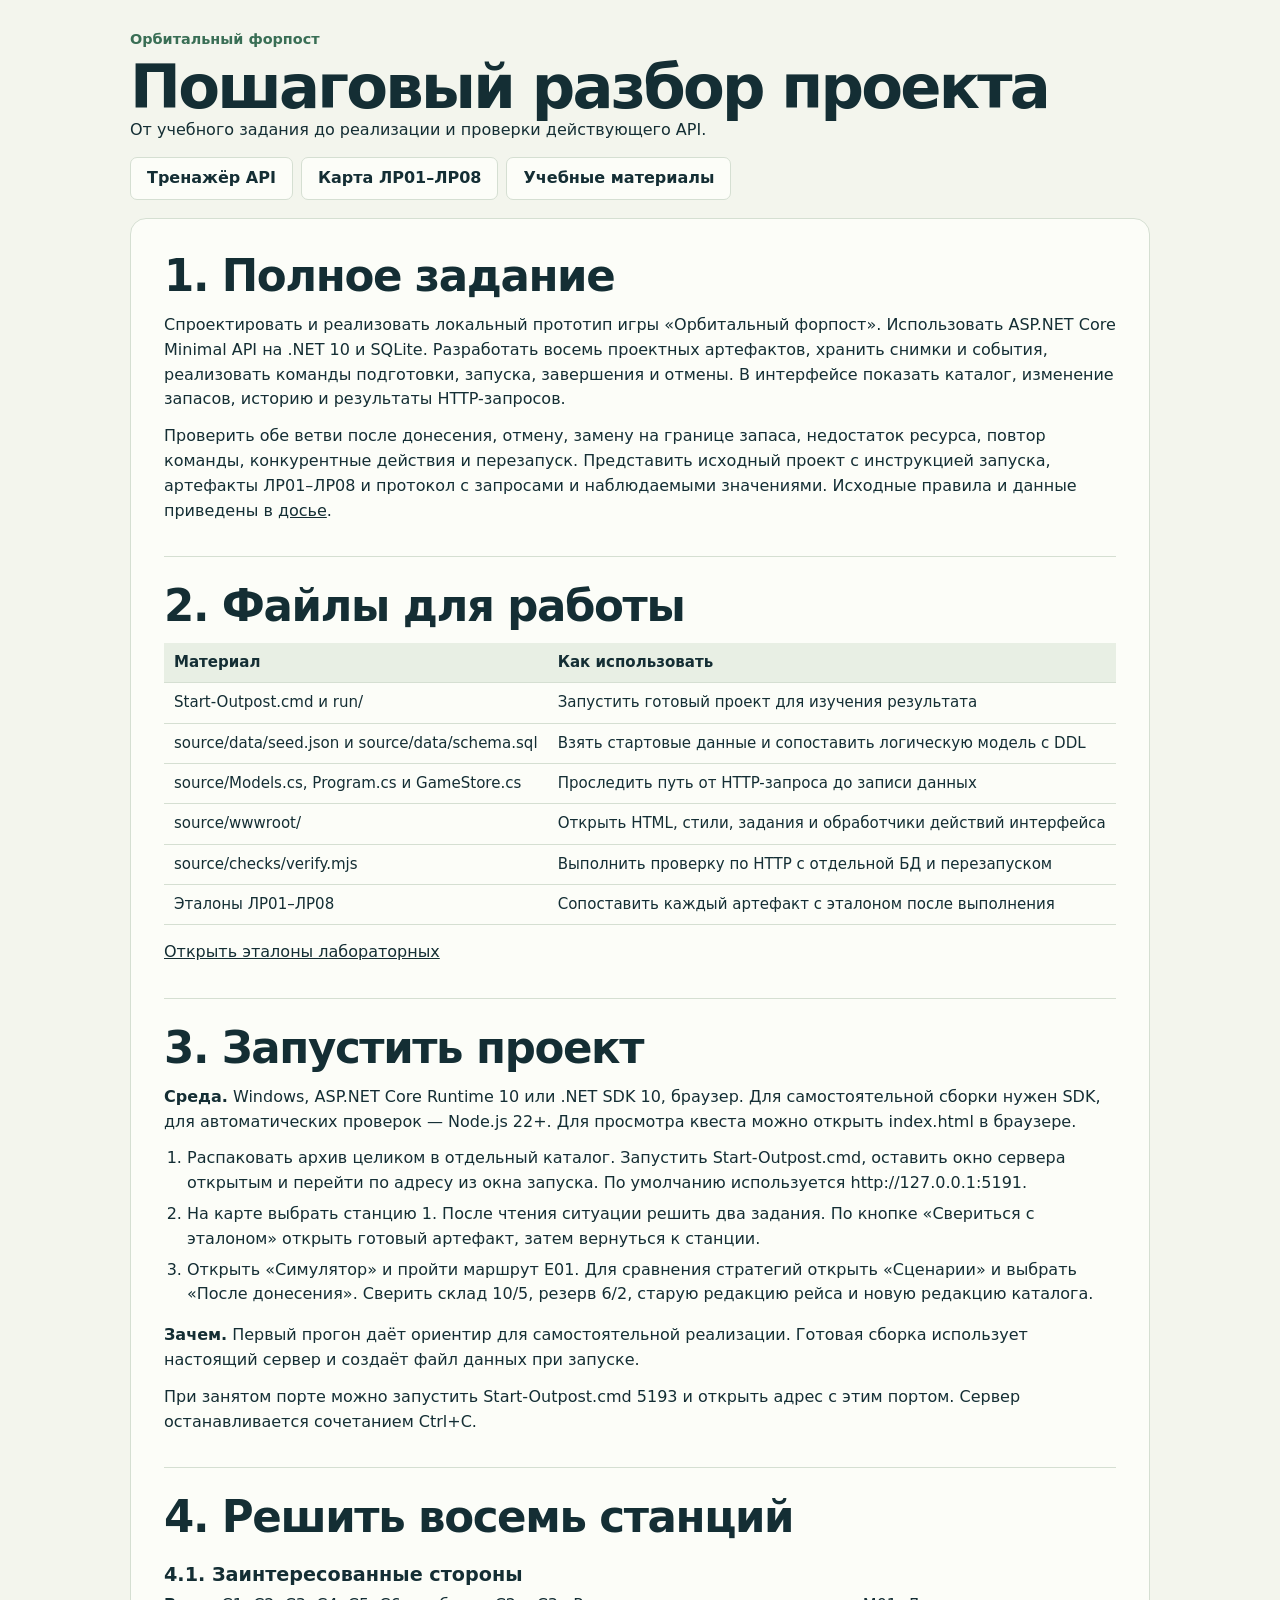
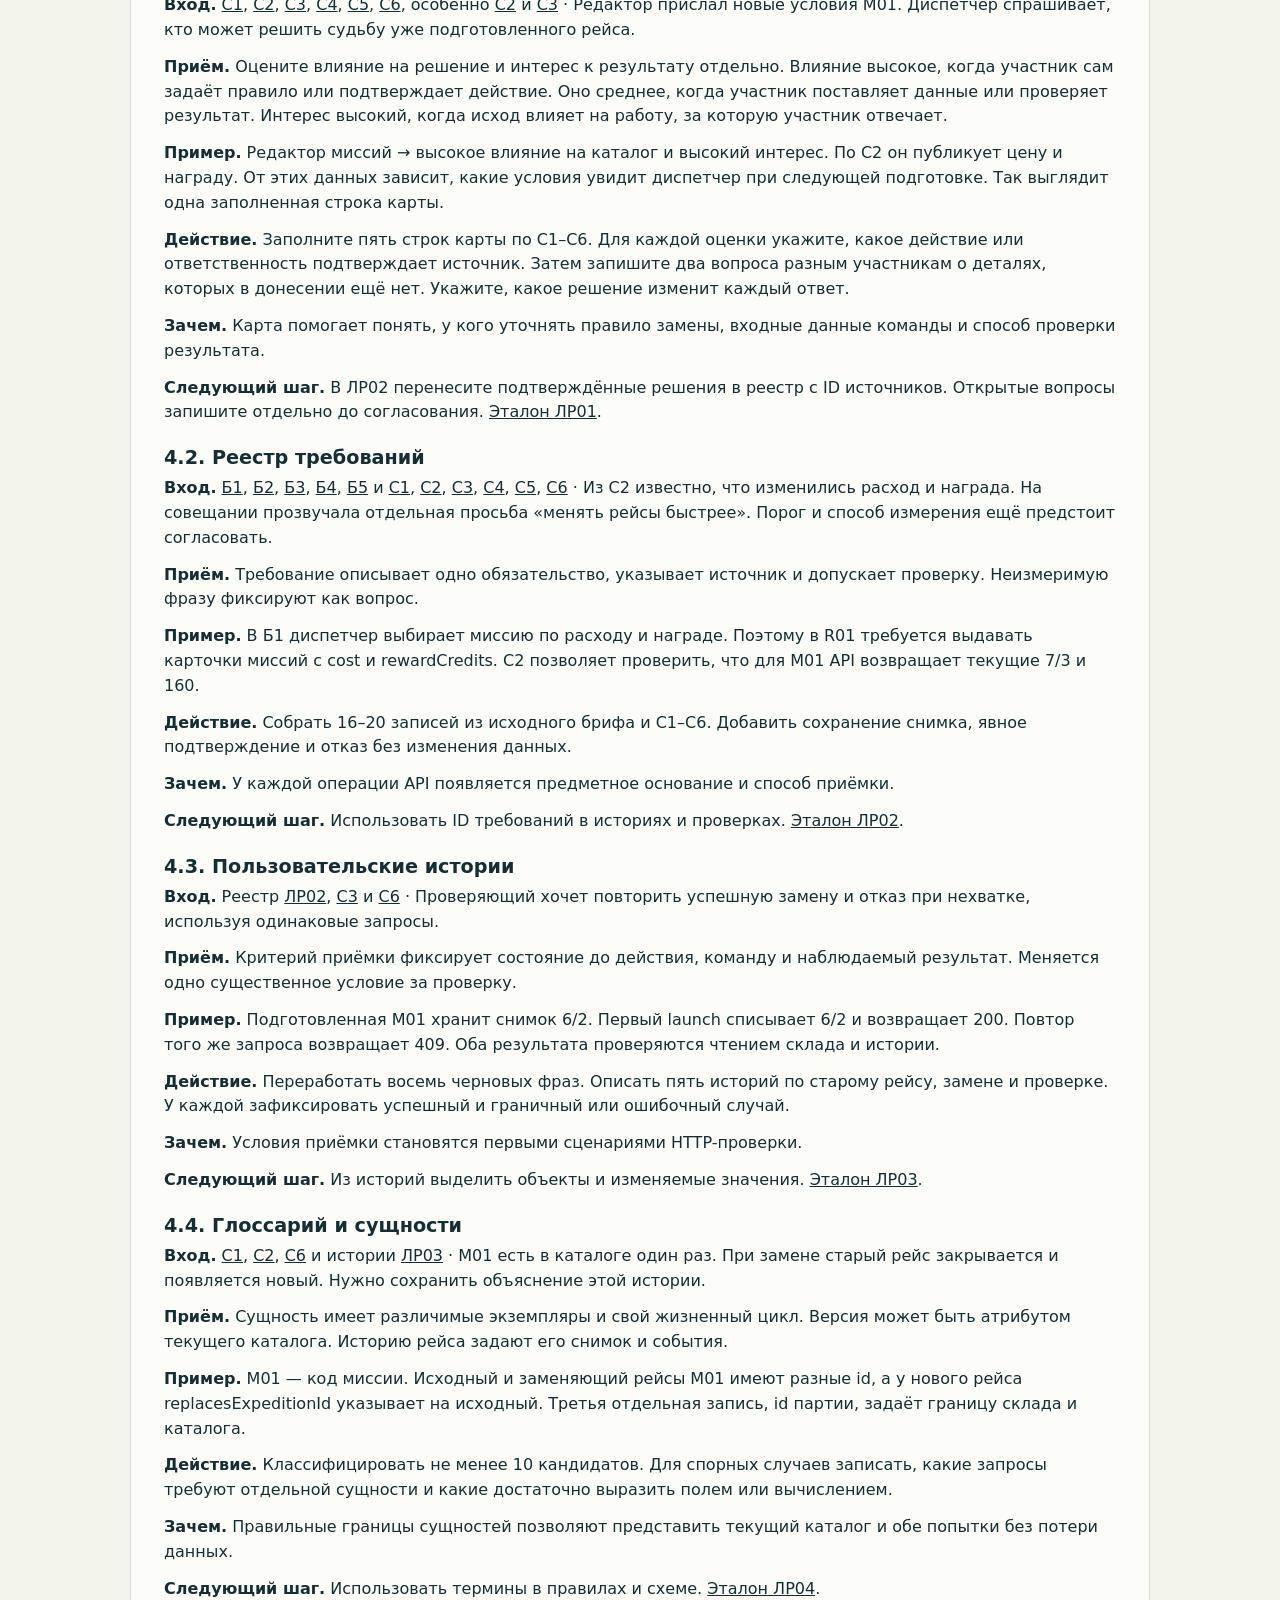
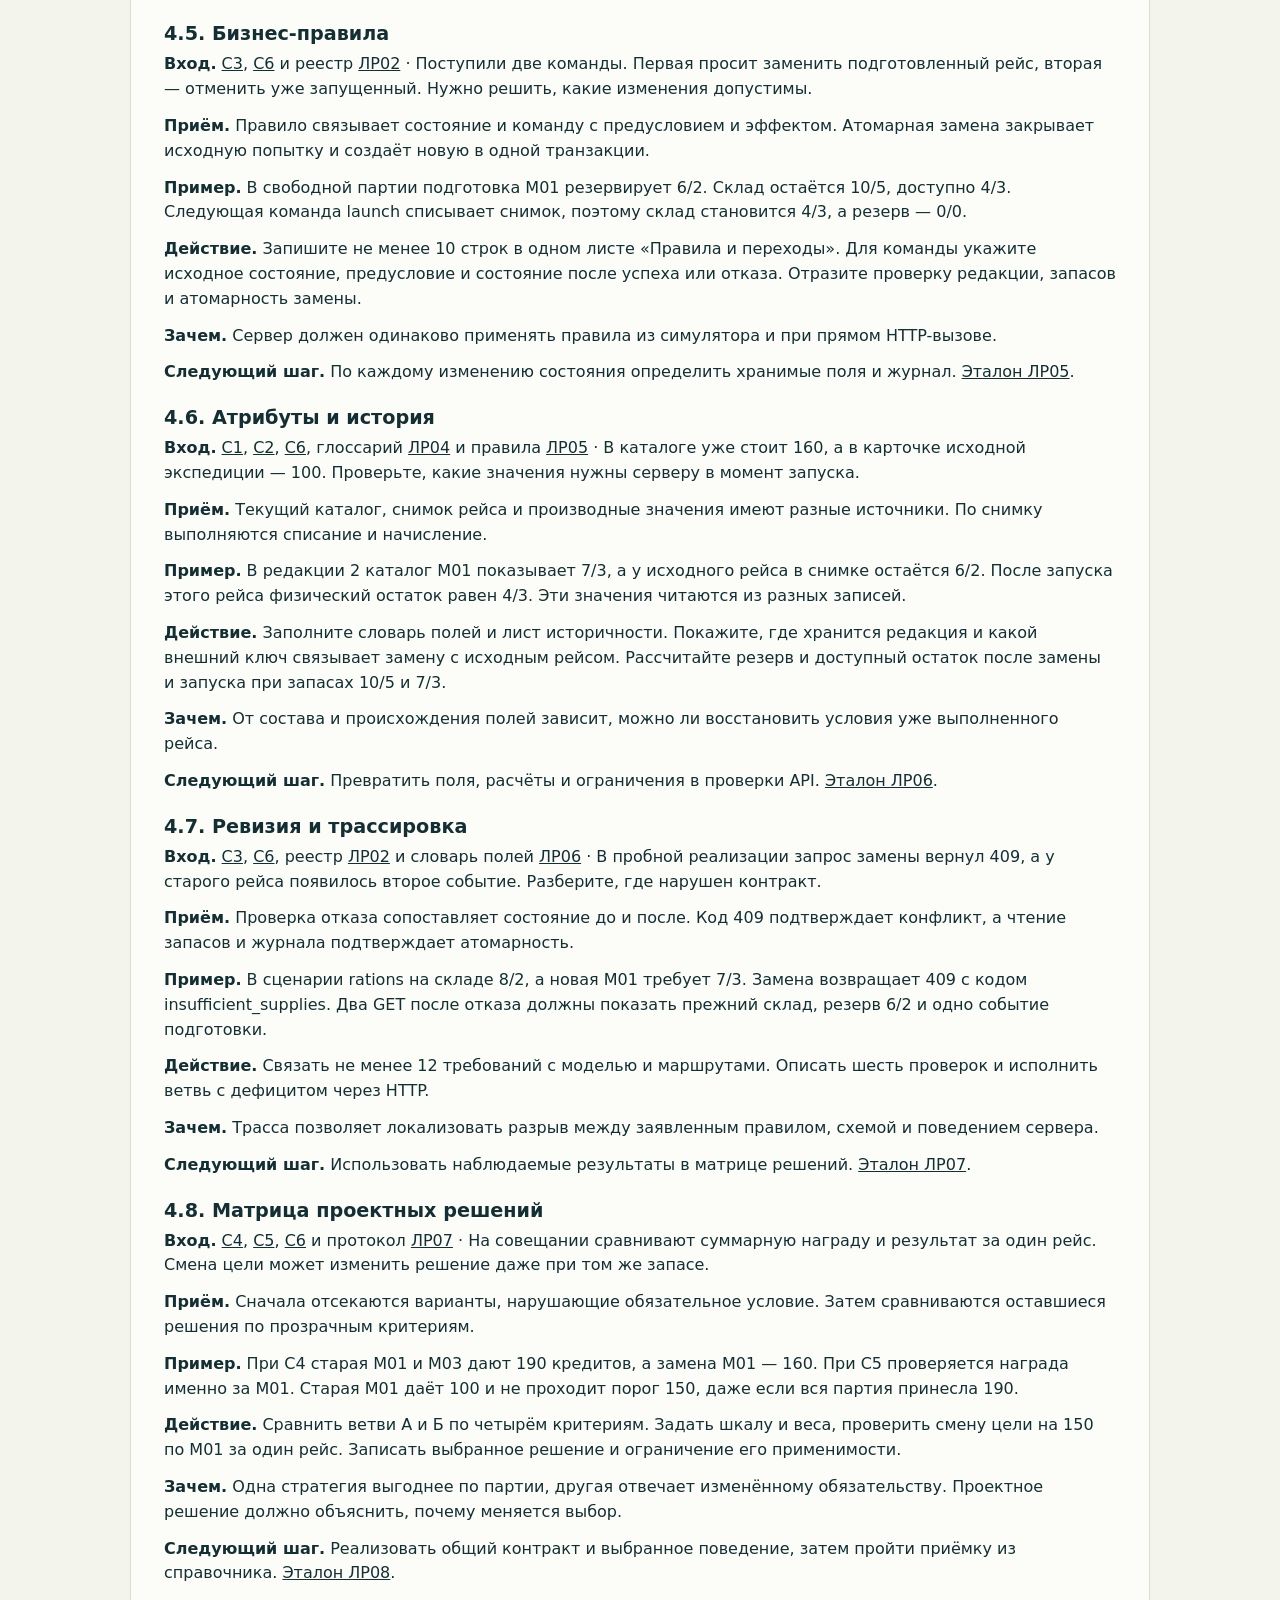
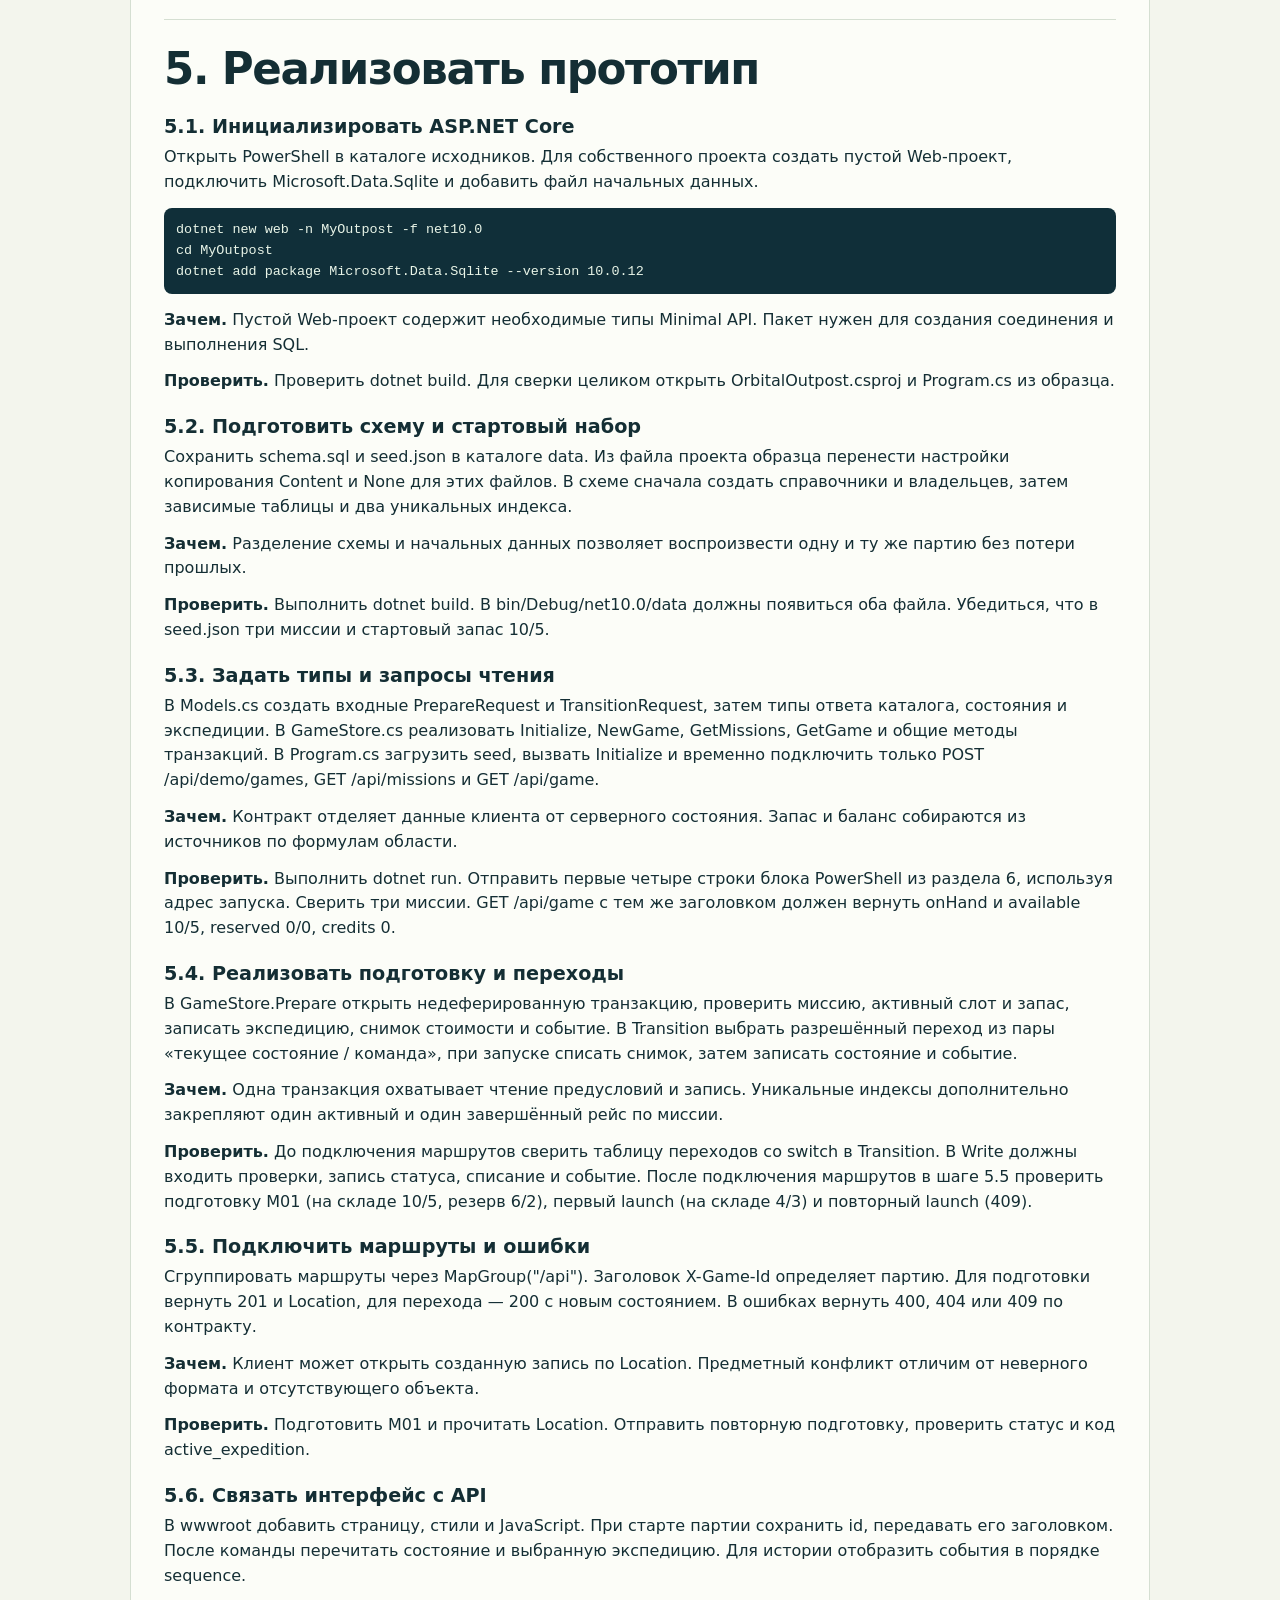
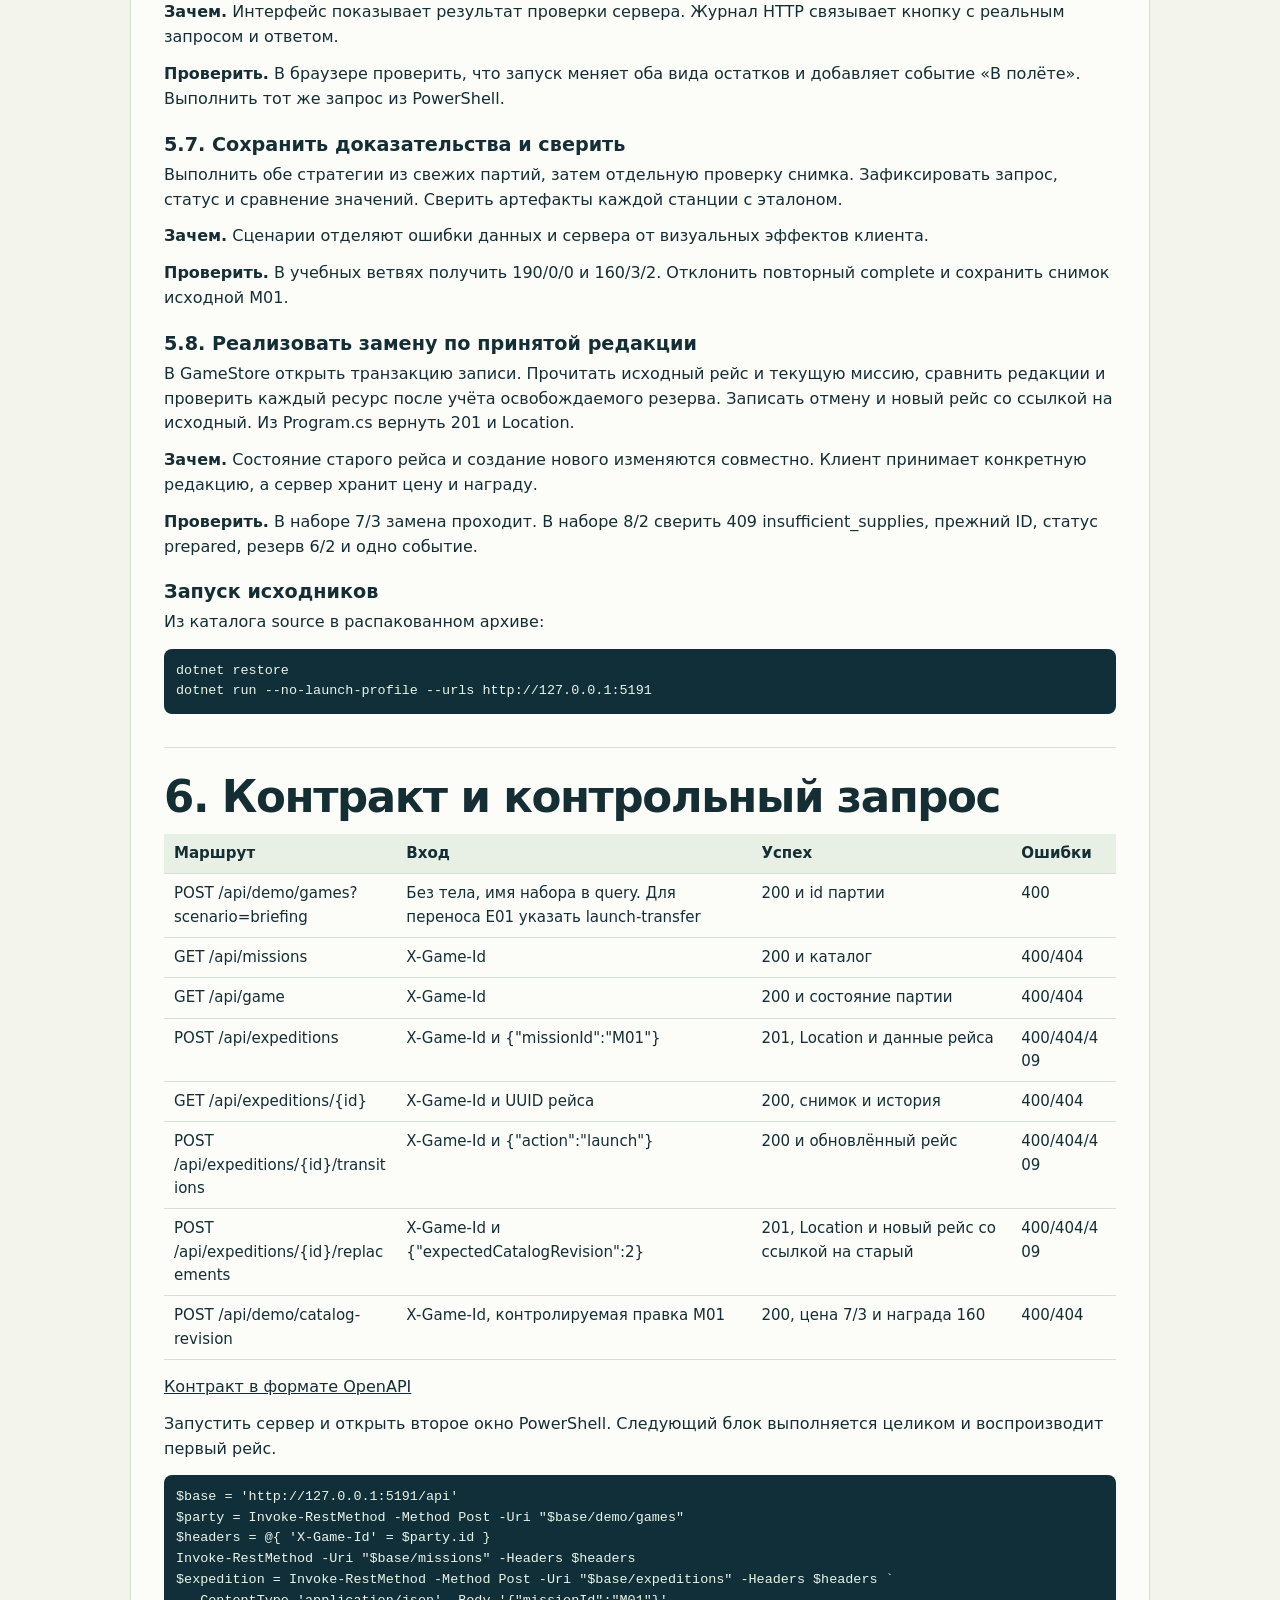
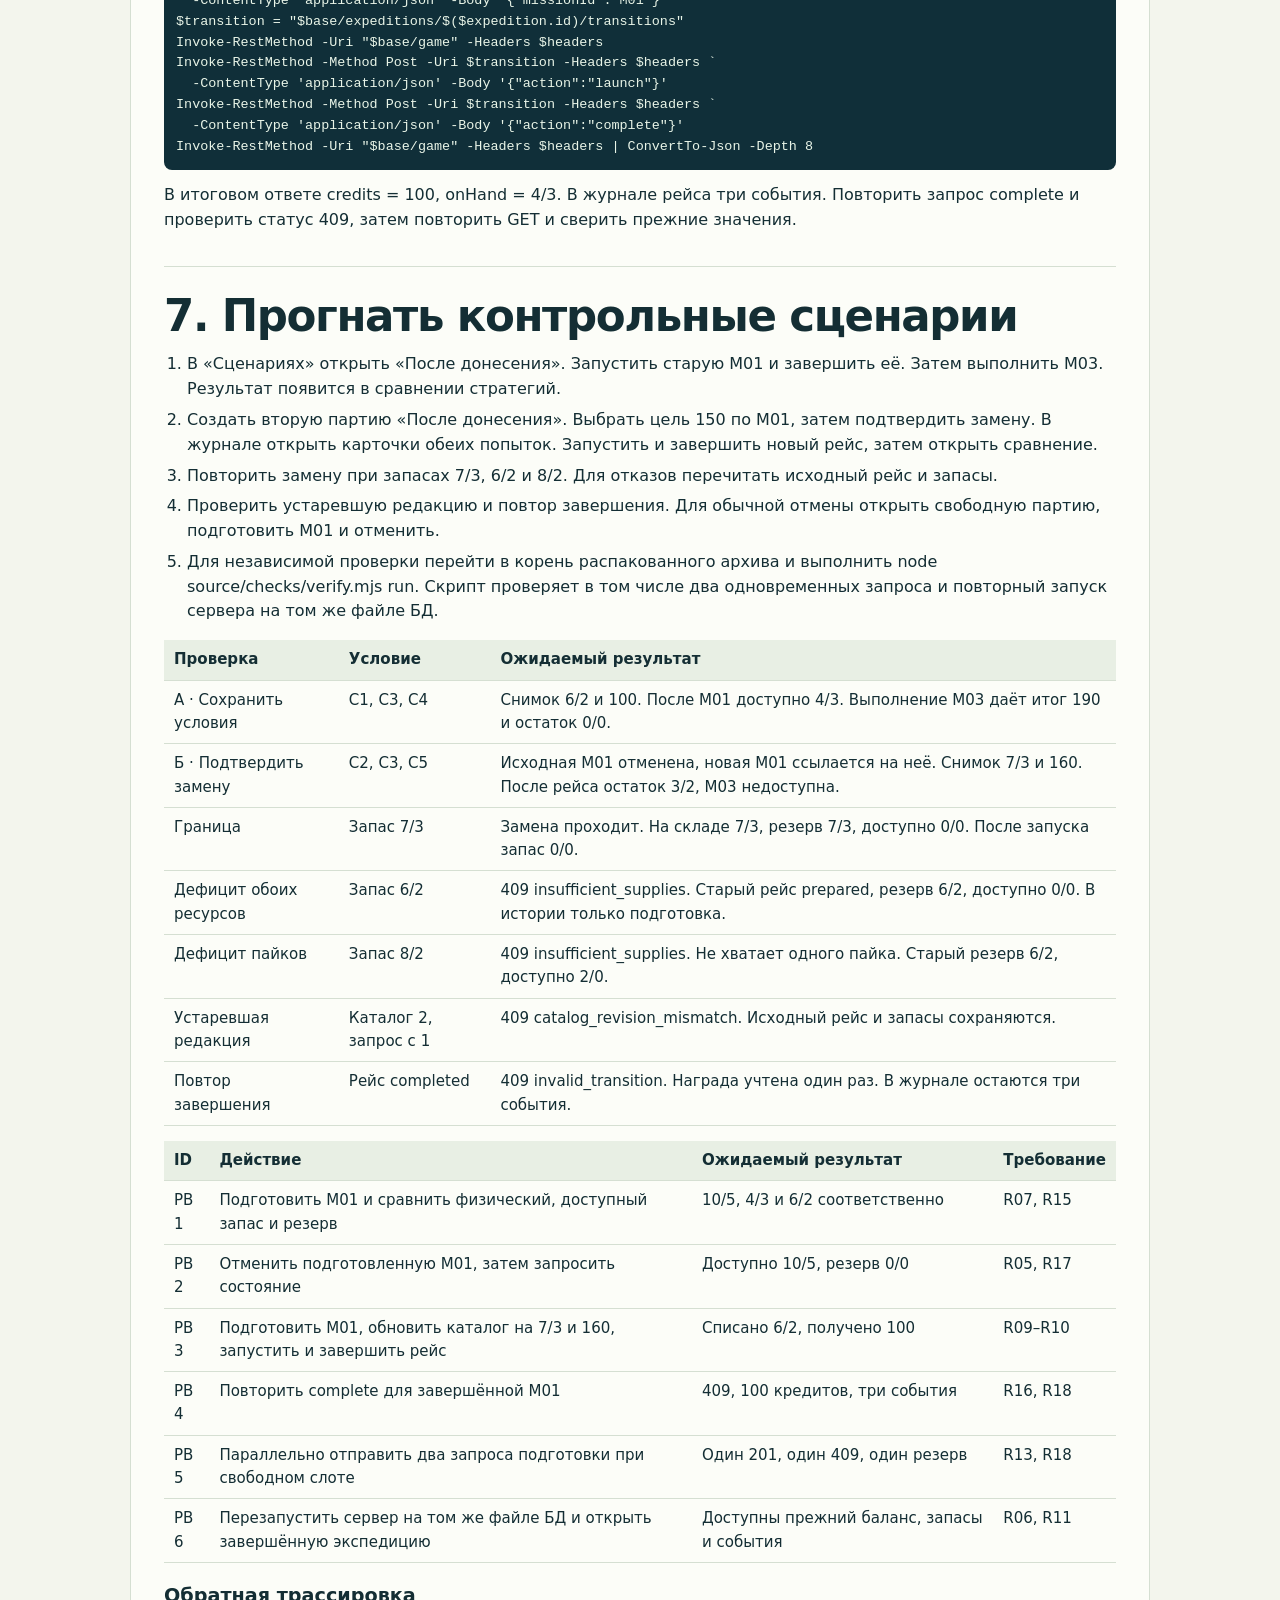
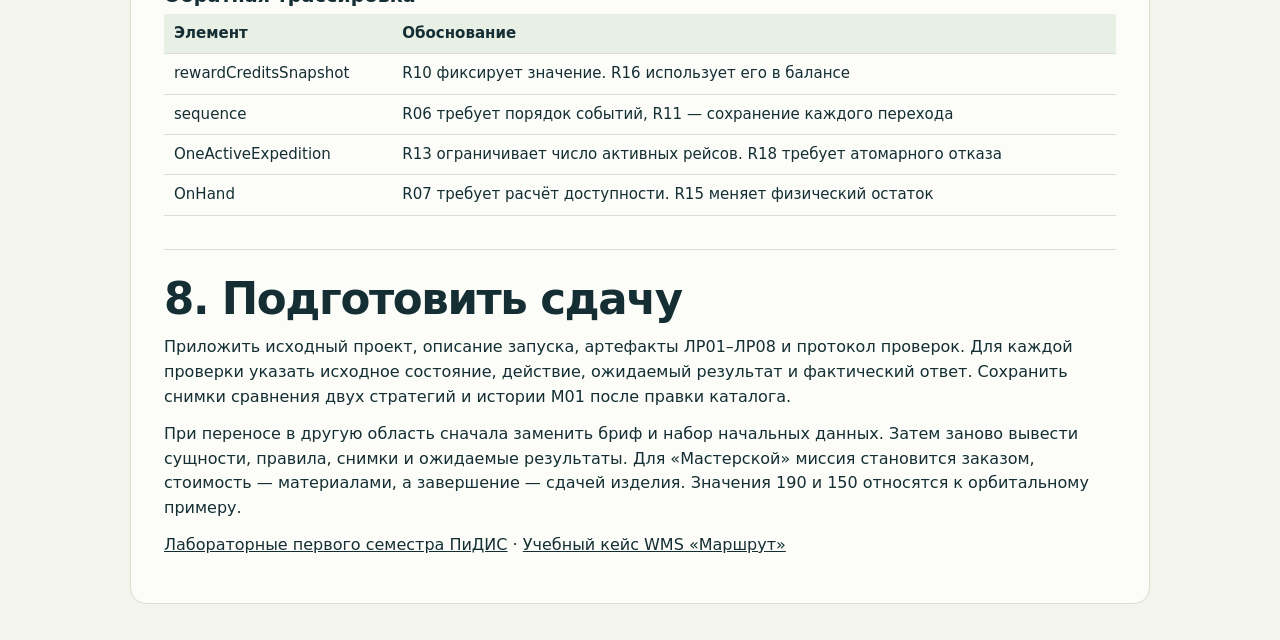
<file: wwwroot/guide.html>
<!doctype html><html lang="ru"><head><meta charset="utf-8"><meta name="viewport" content="width=device-width, initial-scale=1"><title>Пошаговый разбор проекта</title><style>* { box-sizing: border-box; }
[hidden] { display: none !important; }
:root {
  --space: #0b2630;
  --deep: #103641;
  --ink: #142e34;
  --muted: #485e5b;
  --paper: #f3f5ed;
  --card: #fcfdf8;
  --line: #d5dfd2;
  --mint: #bce8bc;
  --gold: #f0ca86;
  --error: #8b352d;
  --width: 1260px;
  font: 16px/1.55 "Segoe UI", system-ui, sans-serif;
  color: var(--ink);
  background: var(--paper);
}
body { margin: 0; }
a { color: inherit; }
button, input, textarea { font: inherit; }
button { cursor: pointer; }
button:disabled { cursor: default; opacity: .66; }
:focus-visible { outline: 3px solid #c27e26; outline-offset: 4px; }
.skip { position: absolute; left: 12px; top: -80px; z-index: 9; padding: 10px 18px; background: white; }
.skip:focus { top: 12px; }
.site-header, .hero, .station-nav, main, footer { width: min(calc(100% - 60px), var(--width)); margin-inline: auto; }
.site-header { display: flex; align-items: center; justify-content: space-between; gap: 20px; min-height: 78px; }
.site-header nav { display: flex; flex-wrap: wrap; gap: 7px 22px; }
.site-header nav a { padding-block: 7px; text-decoration: none; border-bottom: 2px solid transparent; color: var(--muted); }
.site-header nav a[aria-current="page"] { border-color: #498163; color: var(--ink); font-weight: 700; }
.brand { display: flex; align-items: center; gap: 10px; text-decoration: none; font-weight: 750; white-space: nowrap; }
.logo { display: inline-grid; place-items: center; background: var(--space); color: var(--mint); width: 36px; height: 36px; border-radius: 50%; font-size: 25px; }
.hero { position: relative; display: grid; grid-template-columns: 1fr 1.13fr; overflow: hidden; min-height: 368px; border-radius: 27px 27px 27px 5px; background: var(--space); color: #eef6e9; }
.hero-copy { padding: clamp(26px, 4.4vw, 61px); z-index: 1; align-self: center; }
.signal { display: flex; align-items: center; gap: 10px; color: #c1d8c9; margin: 0 0 16px; font-size: .88rem; }
.signal span { width: 9px; height: 9px; border-radius: 50%; background: var(--mint); box-shadow: 0 0 0 4px #bce8bc26; }
h1, h2, h3, .score strong { font-family: Bahnschrift, "Segoe UI", system-ui, sans-serif; }
h1 { margin: 0; font-size: clamp(2.55rem, 5vw, 4.9rem); line-height: .99; letter-spacing: -.045em; font-weight: 680; }
h1 span { color: var(--gold); }
.hero-copy > p:not(.signal) { margin-block: 19px 25px; max-width: 37ch; color: #c7ddda; }
.hero-actions, .actions { display: flex; flex-wrap: wrap; gap: 10px; align-items: center; }
.button { display: inline-flex; align-items: center; justify-content: center; padding: 10px 16px; min-height: 43px; border: 1px solid var(--line); border-radius: 7px; text-decoration: none; font-weight: 700; background: var(--card); color: var(--ink); line-height: 1.3; text-align: center; }
.button:hover { background: #e5eee1; }
.button.primary { background: var(--mint); color: #132f2c; border-color: #a3cda3; }
.button.primary:hover { background: #d8f3cb; }
.button.ghost { color: #eef6e9; background: transparent; border-color: #66858a; }
.button.ghost:hover { background: #214650; }
.star-map { position: relative; min-height: 270px; }
.orbit-art { position: absolute; inset: 0; width: 100%; height: 100%; }
.map-node { position: absolute; left: var(--x); top: var(--y); transform: translate(-50%, -50%); display: grid; place-items: center; width: 34px; height: 34px; border-radius: 50%; border: 1px solid #bce8bc9e; color: #f4faea; background: #153b43; font: 700 .9rem Bahnschrift, sans-serif; text-decoration: none; box-shadow: 0 0 0 4px #153b4380; }
.map-node:hover, .map-node[aria-current="step"] { color: var(--space); background: var(--gold); border-color: var(--gold); }
.map-node.done { background: var(--mint); color: var(--space); }
.map-caption { display: flex; justify-content: space-between; gap: 10px; position: absolute; bottom: 0; padding: 10px 18px; color: #e3f0e3; background: #09242bcf; width: 100%; font-size: .81rem; }
.station-nav { display: grid; grid-template-columns: repeat(8, minmax(0,1fr)); gap: 6px; margin-block: 17px 26px; }
.station-nav a { display: grid; grid-template-columns: 24px auto; gap: 7px; align-items: center; min-height: 48px; padding: 7px 8px; text-decoration: none; border-bottom: 2px solid var(--line); font-size: .84rem; color: var(--muted); }
.station-nav a:hover, .station-nav a[aria-current="step"] { border-color: #437c61; color: var(--ink); background: #e4eddf; }
.station-nav .number { display: grid; place-items: center; width: 22px; height: 22px; border-radius: 50%; background: #e2e8dc; font-weight: 700; color: var(--ink); }
.station-nav .done .number { background: var(--mint); }
main { margin-bottom: 48px; min-height: 300px; }
.workspace, .sim-grid { display: grid; grid-template-columns: minmax(0, 1fr) minmax(0, .89fr); gap: 18px; align-items: start; }
.panel { background: var(--card); border: 1px solid var(--line); border-radius: 16px; padding: clamp(17px, 2.8vw, 33px); min-width: 0; }
.panel > :first-child, .reference > :first-child { margin-top: 0; }
.kicker { color: #396e55; font-size: .9rem; margin: 0 0 7px; font-weight: 700; }
h2 { font-size: clamp(1.75rem, 3.4vw, 2.95rem); margin: 0 0 12px; line-height: 1.12; letter-spacing: -.032em; overflow-wrap: anywhere; }
h3 { font-size: 1.2rem; margin: 21px 0 7px; line-height: 1.2; }
p { margin: 0 0 12px; }
.brief { border-left: 4px solid #619279; padding: 12px 15px; background: #eaf1e7; margin-block: 19px; }
.brief strong { display: block; }
.steps { padding-left: 23px; margin: 7px 0 16px; }
.steps li + li { margin-top: 6px; }
.note { color: var(--muted); }
.draft-label { display: block; margin-top: 17px; font-weight: 700; }
#draft { display: block; width: 100%; margin: 5px 0; padding: 9px; resize: vertical; border: 1px solid #729087; border-radius: 6px; color: var(--ink); background: white; }
.draft-preview { margin-bottom: 0; white-space: pre-wrap; overflow-wrap: anywhere; }
.example { border-left: 3px solid #b58a48; background: #faf2e0; padding: 10px 13px; }
.station-explanation summary { cursor: pointer; margin-bottom: 7px; }
.brief p { margin: 9px 0 0; }
.worksheet-panel { margin-top: 18px; }
.worksheet + .worksheet { border-top: 1px solid var(--line); margin-top: 20px; padding-top: 8px; }
.worksheet table { min-width: 600px; }
.worksheet td { padding: 6px; }
.worksheet textarea, .primer-json textarea { width: 100%; min-width: 105px; color: var(--ink); background: white; border: 1px solid #789288; border-radius: 5px; padding: 7px; resize: vertical; }
.text-button { border: 0; padding: 0; color: #285b48; background: none; text-decoration: underline; }
.case-selector { margin-block: 4px 18px; background: #e4eddf; padding: 13px 16px; border-radius: 10px; }
.case-selector .note { margin: 8px 0 0; }
.primer { width: 100%; }
.primer-tabs { display: flex; flex-wrap: wrap; gap: 7px; margin: 14px 0; }
.primer-tabs [aria-pressed="true"], #primer-variants [aria-pressed="true"] { background: var(--mint); border-color: #5d9272; }
.primer-visual { margin: 12px 0; padding: clamp(12px, 2.5vw, 25px); border: 1px solid #31585b; border-radius: 11px; background: var(--space); color: #edf5e9; }
.primer-visual p { color: #d4e5de; }
.primer-visual pre { background: #153943; margin: 9px 0 0; }
.primer-flow { display: grid; grid-template-columns: repeat(auto-fit, minmax(min(120px, 100%), 1fr)); gap: 10px; list-style: none; padding: 0; margin: 0; }
.primer-flow li { min-height: 53px; display: grid; place-items: center; position: relative; text-align: center; border: 1px solid #648382; border-radius: 7px; padding: 7px; font-size: .9rem; overflow-wrap: anywhere; }
.primer-flow .flow-active { background: var(--mint); color: var(--ink); font-weight: 700; }
.primer-flow .flow-blocked { border-style: dashed; color: #b9c8c7; }
.primer-flow .flow-blocked small { font-size: .77rem; }
.primer-flow:not(.primer-structure) .flow-active::after { content: ""; position: absolute; height: 4px; width: 34%; bottom: 5px; left: 33%; border-radius: 4px; background: #267057; animation: packet 420ms ease-out both; }
.primer-flow li:not(:last-child)::before { content: "›"; position: absolute; right: -10px; color: #bce8bc; z-index: 1; font-size: 19px; }
.primer-structure li:not(:last-child)::before { content: "·"; }
.relation-strip { margin: 8px 0 0; font-size: .85rem; }
@keyframes packet { from { opacity: 0; transform: translateX(-70%); } to { opacity: 1; transform: translateX(0); } }
.primer-paused .flow-active::after, .primer-paused .stock-track > * { animation-play-state: paused !important; }
.primer-stock { display: grid; gap: 8px; max-width: 640px; }
.stock-legend { display: flex; gap: 16px; margin: 0; font-size: .85rem; }
.stock-legend span::before { content: ""; display: inline-block; width: 9px; height: 9px; margin-right: 6px; border-radius: 2px; background: var(--mint); }
.stock-legend span:first-child::before { background: var(--gold); }
.stock-track { display: flex; height: 13px; background: #284951; border-radius: 8px; overflow: hidden; }
.stock-track > * { width: var(--share); transform-origin: left; animation: stock-fill 420ms ease-out both; }
.stock-track i { background: var(--gold); }
.stock-track b { background: var(--mint); }
@keyframes stock-fill { from { opacity: .55; } to { opacity: 1; } }
.primer-json { display: grid; max-width: 590px; gap: 7px; justify-items: start; margin: 10px 0; }
.primer-json textarea { font-family: Consolas, monospace; }
@media (prefers-reduced-motion: reduce) {
  .primer-flow .flow-active::after, .stock-track > * { animation: none !important; }
}
.section-heading { display: flex; justify-content: space-between; align-items: center; flex-wrap: wrap; gap: 10px; margin-bottom: 18px; }
.section-heading h2 { margin-bottom: 0; }
.challenge { border: 0; padding: 0; margin: 18px 0 22px; min-inline-size: 0; }
.challenge legend { padding: 0; font-weight: 700; margin-bottom: 9px; }
.choice { display: block; width: 100%; text-align: left; padding: 9px 11px; margin-bottom: 6px; border: 1px solid var(--line); border-radius: 6px; background: #f1f5ed; color: var(--ink); }
.choice:hover { border-color: #588870; }
.choice[data-selected="true"] { border-color: #ad6f2e; background: #fbefd7; }
.choice[data-correct="true"] { border-color: #629779; background: #def0dc; }
.feedback { min-height: 26px; color: var(--muted); margin-block: 6px 0; }
.feedback.error, .error { color: var(--error); }
.numeric { display: flex; flex-wrap: wrap; align-items: end; gap: 7px; }
.numeric label { display: grid; color: var(--muted); font-size: .9rem; }
input[type="number"] { width: 130px; padding: 8px; border: 1px solid #729087; border-radius: 5px; background: white; color: var(--ink); }
.progress-track { height: 7px; border-radius: 6px; overflow: hidden; background: #e2eadf; margin-bottom: 14px; }
.progress-track span { height: 100%; display: block; width: var(--progress); background: #548a6c; }
.table-wrap { overflow-x: auto; margin-bottom: 15px; }
table { border-collapse: collapse; text-align: left; width: 100%; font-size: .94rem; }
th, td { border-bottom: 1px solid var(--line); padding: 8px 10px; vertical-align: top; }
th { background: #e8efe4; font-weight: 750; }
td { overflow-wrap: anywhere; }
.score { display: flex; justify-content: space-between; align-items: center; border-radius: 11px; background: var(--deep); color: #f2f8ed; padding: 12px 15px; margin-bottom: 12px; }
.score strong { font-size: 2.15rem; color: var(--gold); line-height: 1; }
.missions { margin: 14px 0; }
.mission { display: grid; grid-template-columns: 1fr auto; align-items: center; gap: 6px 13px; border-top: 1px solid var(--line); padding: 13px 0; }
.mission h3 { margin: 0; }
.mission p { margin-bottom: 3px; }
.mission-id { color: #3b7158; margin-right: 6px; font-size: .83rem; font-weight: 700; }
.phase { display: inline-flex; gap: 6px; align-items: center; background: #e4efdf; border-radius: 20px; padding: 4px 10px; font-size: .84rem; }
.phases { display: flex; flex-wrap: wrap; gap: 5px; padding: 0; margin: 10px 0 15px; list-style: none; }
.phases .current { font-weight: 700; background: var(--mint); }
.history { display: grid; gap: 7px; border-left: 2px solid #73a789; padding-left: 15px; margin: 12px 0; list-style: none; }
.history time { color: var(--muted); font-size: .86rem; margin-left: 5px; }
pre { overflow: auto; background: #102f39; color: #e9f5e8; border-radius: 8px; padding: 12px; font-size: .84rem; max-height: 340px; white-space: pre-wrap; overflow-wrap: anywhere; }
code { overflow-wrap: anywhere; }
.log { display: flex; flex-wrap: wrap; gap: 6px; margin-bottom: 8px; }
.log button { border: 1px solid var(--line); border-radius: 5px; padding: 5px 7px; background: #eef4eb; color: var(--ink); font-size: .85rem; }
.log button[aria-pressed="true"] { border-color: #478463; background: var(--mint); }
[data-objective][aria-pressed="true"] { border-color: #478463; background: var(--mint); }
.reference { max-width: 1050px; }
.document header, .document article { max-width: 1020px; margin-inline: auto; }
.document header { margin-block: 28px 18px; }
.document article { margin-bottom: 36px; }
.document h1 { font-size: clamp(2rem, 5vw, 3.8rem); }
.document section + section { margin-top: 33px; border-top: 1px solid var(--line); padding-top: 25px; }
.document nav { display: flex; flex-wrap: wrap; gap: 8px; margin-block: 15px; }
.document .panel { width: min(calc(100% - 24px), 1020px); }
.document > header { width: min(calc(100% - 24px), 1020px); }
.diagram { display: flex; flex-wrap: wrap; align-items: center; gap: 6px; margin: 14px 0; }
.diagram span { border: 1px solid #a7bba9; background: #eaf3e7; border-radius: 6px; padding: 6px 9px; }
footer { border-top: 1px solid var(--line); padding-block: 16px 27px; display: flex; flex-wrap: wrap; justify-content: space-between; gap: 10px; color: var(--muted); font-size: .87rem; }
@media (max-width: 1050px) { .station-nav { grid-template-columns: repeat(4, minmax(0,1fr)); } }
@media (max-width: 800px) {
  .site-header, .hero, .station-nav, main, footer { width: calc(100% - 32px); }
  .site-header { padding-block: 12px; flex-wrap: wrap; gap: 6px; }
  .site-header nav { gap: 5px 13px; font-size: .87rem; }
  .hero { grid-template-columns: 1fr 1fr; }
  .hero-copy { padding: 25px 20px; }
  .workspace, .sim-grid { grid-template-columns: 1fr; }
}
@media (max-width: 580px) {
  .hero { grid-template-columns: 1fr; border-radius: 19px 19px 19px 4px; }
  .hero-copy { padding: 25px 19px 19px; }
  .star-map { min-height: 236px; }
  .station-nav { grid-template-columns: repeat(2, minmax(0,1fr)); margin-bottom: 19px; }
  .mission { grid-template-columns: 1fr; }
  .mission button { justify-self: start; }
  .map-node { width: 28px; height: 28px; }
}
@media print {
  .document { background: white; }
  .document nav { display: none; }
  .document .panel { padding: 0; border: 0; width: 100%; }
  .document section { break-inside: auto; }
  .document tr { break-inside: avoid; }
  .table-wrap { overflow: visible; }
}

/* The application and its in-context lessons share one palette. */
.outpost-app {
  --sim-bg: #0a1820;
  --sim-panel: #142b36;
  --sim-ink: #ecf6f3;
  --sim-muted: #b7cdcf;
  --sim-line: #3b5963;
  --sim-mint: #a4efca;
  --ink: var(--sim-ink);
  --muted: var(--sim-muted);
  --paper: var(--sim-bg);
  --card: var(--sim-panel);
  --line: var(--sim-line);
  --mint: var(--sim-mint);
  --error: #ffd0ad;
  --width: 1110px;
  min-height: 100vh;
  background: radial-gradient(ellipse at 92% 0%, #12333c 0, var(--sim-bg) 55%);
  color: var(--ink);
}
.outpost-app main:focus, .outpost-app #worksheets:focus, .outpost-app #sim-message:focus { outline: none; }
.outpost-app .site-header { min-height: 65px; }
.outpost-app .site-header nav a[aria-current="page"] { border-color: var(--mint); color: var(--mint); }
.outpost-app .logo { border: 1px solid var(--line); }
.outpost-app .skip { background: var(--card); }
.outpost-app .kicker, .outpost-app .signal { color: var(--mint); }
.outpost-app .button { color: var(--ink); background: #1c3743; border-color: #55727e; }
.outpost-app .button:hover { background: #294b57; }
.outpost-app .button.primary { color: #102a22; background: var(--mint); border-color: var(--mint); }
.outpost-app .button.primary:hover { background: #c3f7db; }
.outpost-app .button.ghost { background: transparent; }
.outpost-app .text-button { color: var(--mint); }
.outpost-app th { color: var(--ink); background: #213d49; }
.outpost-app .choice, .outpost-app .diagram span { background: #10232d; border-color: var(--line); }
.outpost-app .choice:hover { border-color: var(--mint); }
.outpost-app .choice[data-correct="true"] { background: #1f4844; border-color: var(--mint); }
.outpost-app .choice[data-selected="true"] { background: #41332b; border-color: var(--gold); }
.outpost-app input[type="number"], .outpost-app textarea, .outpost-app select {
  background: #0c202b; color: var(--ink); border-color: #5e7b83;
}
.outpost-app .brief, .outpost-app .example { background: #0e222c; color: var(--ink); }
.outpost-app .progress-track { background: #28434d; }
.outpost-app .progress-track span { background: var(--mint); }
.outpost-app .station-nav a:hover, .outpost-app .station-nav a[aria-current="step"] {
  color: var(--mint); background: #1b3945; border-color: var(--mint);
}
.outpost-app .station-nav .number { background: #28434d; color: var(--ink); }
.outpost-app .station-nav .done .number { background: var(--mint); color: #102a22; }
.outpost-app .map-note { color: var(--muted); padding-top: 16px; }
.simulator-mode .hero, .simulator-mode .station-nav, .station-mode .hero, .project-map-mode .station-nav { display: none; }
.station-mode .station-nav { margin-top: 4px; }
.station-workspace h1, .reference h1 { font-size: clamp(1.85rem,4.5vw,3rem); margin-bottom: 12px; }
.station-section { border-top: 1px solid var(--line); margin-top: 20px; padding-top: 16px; }
.station-section h2 { font-size: clamp(1.25rem,3vw,1.65rem); }
.station-section .primer { padding: 15px 0 0; border: 0; }
.station-draft { margin-top: 18px; }
.station-section .challenge { max-width: 730px; }
.dossier-source { border-top: 1px solid var(--line); padding: 10px 0 3px; }
.dossier-source h4 { margin: 0 0 4px; }
.dossier-source:target { border-color: var(--mint); }
.lab-http-guide { margin-block: 1rem; }
.lab-http-guide summary { font-weight: 700; }
.worked-example { border-left: 2px solid var(--line); padding: 6px 12px; margin: 0 0 14px; }
.worked-example summary { font-weight: 700; cursor: pointer; }
.worked-example dl { display: grid; grid-template-columns: minmax(0, 1fr) minmax(0, 2fr); gap: 6px 12px; }
.worked-example dt { font-weight: 700; }
.worked-example dd { margin: 0; overflow-wrap: anywhere; }
.mobile-cell-label { display: none; }
@media screen and (max-width: 760px) {
  .worked-example dl { display: block; }
  .worked-example dd { margin-bottom: 6px; }
  .worksheet-table { overflow: visible; }
  .worksheet-table table, .worksheet-table tbody, .worksheet-table tr, .worksheet-table td { display: block; width: 100%; }
  .worksheet .worksheet-table table { min-width: 0; }
  .worksheet-table thead { position: absolute; width: 1px; height: 1px; overflow: hidden; clip-path: inset(50%); }
  .worksheet-table tbody tr { border: 1px solid var(--line); border-radius: 8px; margin-bottom: 12px; padding: 7px 10px; }
  .worksheet-table tbody td { border: 0; padding: 6px 0; overflow-wrap: anywhere; }
  .worksheet-table .mobile-cell-label { display: block; font-size: .85rem; font-weight: 700; margin-bottom: 3px; color: var(--muted); }
  .worksheet-table textarea { min-width: 0; }
}

.sim-shell {
  background: var(--card);
  border: 1px solid var(--line);
  border-radius: 13px;
  padding: clamp(16px, 3.6vw, 37px);
}
.sim-heading {
  display: flex;
  flex-wrap: wrap;
  gap: 8px 18px;
  justify-content: space-between;
  align-items: baseline;
  border-bottom: 1px solid var(--line);
  padding-bottom: 11px;
  margin-bottom: 16px;
}
.sim-heading p { margin: 0; font-weight: 700; font-size: .95rem; color: var(--mint); }
.sim-eyebrow { margin-bottom: 7px; color: var(--mint); font-size: .87rem; font-weight: 650; }
.sim-status { color: var(--mint); font-size: .94rem; margin-bottom: 11px; }
.sim-status:empty { display: none; }
.sim-status-error { color: var(--error); }
.sim-progress { margin: 0 0 18px; }
.sim-progress p { color: var(--muted); margin: 0 0 7px; font-size: .89rem; }
.sim-progress ol { list-style: none; padding: 0; margin: 0; display: grid; grid-template-columns: repeat(5, minmax(0, 1fr)); gap: 6px; }
.sim-progress li { display: flex; margin: 0; min-width: 0; }
.sim-progress a { display: flex; align-items: center; gap: 7px; padding: 7px 8px; width: 100%; min-height: 44px; color: var(--muted); border-bottom: 2px solid var(--line); font-size: .85rem; line-height: 1.25; text-decoration: none; }
.sim-progress a:hover { color: var(--mint); border-color: var(--mint); background: #183b43; }
.sim-progress li span { display: grid; place-items: center; border: 1px solid var(--line); border-radius: 50%; width: 23px; height: 23px; flex: none; }
.sim-progress [aria-current="step"] { border-color: var(--mint); background: #183b43; color: var(--ink); border-radius: 6px 6px 0 0; }
.sim-progress [aria-current="step"] span { border-color: var(--mint); background: var(--mint); color: #102a22; font-weight: 800; }
.sim-panel { min-width: 0; }
.sim-panel h2 { font-size: clamp(1.55rem,4vw,2.65rem); scroll-margin-top: 20px; }
.sim-panel p { max-width: 76ch; }
.sim-panel pre { background: #0b1f2a; border: 1px solid var(--line); }
.sim-panel .sim-cue { max-width: none; margin: 14px 0; padding: 11px 14px; border-inline-start: 3px solid var(--gold); border-radius: 0 6px 6px 0; background: #243539; }
.sim-cue strong { display: block; color: var(--gold); margin-bottom: 2px; }
.sim-directions { padding-inline-start: 24px; margin: 15px 0; }
.sim-directions > li { padding: 3px 0 6px 3px; }
.sim-directions > li::marker { color: var(--mint); font-weight: 750; }
.sim-directions ul { list-style: none; padding: 3px 0 3px 11px; margin: 5px 0 0; border-inline-start: 1px solid var(--line); }
.sim-directions ul li { margin: 3px 0; color: var(--muted); }
.sim-directions b { color: var(--ink); margin-inline-end: 4px; }
.sim-sources tbody th { background: transparent; }
.sim-sources small { display: block; margin-top: 2px; color: var(--muted); font-weight: 400; line-height: 1.35; }
.sim-sources th:not(:first-child), .sim-sources td { width: 15%; text-align: center; }
.sim-actions { display: flex; flex-wrap: wrap; gap: 9px 17px; align-items: center; margin-top: 15px; }
.sim-detail { margin-top: 18px; padding-top: 9px; border-top: 1px solid var(--line); }
.sim-detail summary { color: var(--muted); cursor: pointer; width: fit-content; }
.sim-detail[open] summary { color: var(--mint); }
.sim-text-link { color: var(--muted); font-size: .92rem; text-underline-offset: 3px; }
.sim-text-link:hover { color: var(--mint); }
.sim-signal { list-style: none; padding: 0; margin-block: 10px 15px; display: grid; grid-template-columns: repeat(3, minmax(0, 1fr)); gap: 8px; }
.sim-signal li { margin: 0; padding: 10px 12px; border: 1px solid var(--line); border-top: 2px solid var(--mint); border-radius: 6px; background: #142e39; }
.sim-signal span { display: block; color: var(--muted); }
@media (prefers-reduced-motion: no-preference) {
  .sim-signal li { animation: sim-signal-in .5s ease-out both; }
  .sim-signal li:nth-child(2) { animation-delay: .14s; }
  .sim-signal li:nth-child(3) { animation-delay: .28s; }
  @keyframes sim-signal-in {
    from { opacity: .5; transform: translateY(5px); }
    to { opacity: 1; transform: translateY(0); }
  }
}
.sim-animation, .sim-log { border-top: 1px solid var(--line); padding-block: 9px; }
.sim-animation summary, .sim-log summary { cursor: pointer; overflow-wrap: anywhere; }
.sim-animation summary { color: var(--mint); font-weight: 700; }
.outpost-app .primer-next { color: var(--mint); border-color: var(--mint); }
.sim-animation .primer { padding: 12px 0 0; border: 0; }
.primer-application { border-left: 3px solid var(--mint); padding: 5px 0 5px 10px; }
.outpost-app .primer-visual { background: #0d202b; border-color: var(--line); }
.outpost-app .primer-flow li { min-height: 38px; border: 0; border-bottom: 2px solid var(--line); border-radius: 0; }
.outpost-app .primer-flow .flow-active { color: var(--mint); background: transparent; border-color: var(--mint); }
.outpost-app .primer-flow .flow-active::after { display: none; }
.outpost-app .primer-tabs [aria-pressed="true"], .outpost-app #primer-variants [aria-pressed="true"],
.outpost-app [data-objective][aria-pressed="true"] { color: #102a22; background: var(--mint); border-color: var(--mint); }
.sim-prediction { display: grid; gap: 4px; }
.sim-prediction span, .sim-prediction small, .sim-hint { color: var(--muted); }
.sim-prediction textarea, .sim-journal-select select { border: 1px solid #5e7b83; border-radius: 6px; padding: 8px; }
.sim-prediction textarea { width: min(100%,710px); resize: vertical; }
.sim-inventory { margin: 10px 0 0; }
.sim-inventory h3 { margin-top: 0; }
.sim-balance { margin: 0; color: var(--muted); }
.sim-balance strong { color: var(--gold); font-size: 1.2rem; }
.sim-observation { border-left: 3px solid var(--mint); padding-left: 11px; }
.sim-result { margin-top: 14px; }
.sim-saved { color: var(--muted); overflow-wrap: anywhere; white-space: pre-wrap; }
.sim-pick { border: 0; padding: 0; margin: 10px 0 0; min-inline-size: 0; }
.sim-pick legend { margin-bottom: 3px; font-weight: 700; }
.sim-panel .sim-stock-note { display: flex; flex-wrap: wrap; align-items: center; gap: 4px 14px; max-width: none; border-inline-start: 3px solid var(--mint); padding: 7px 12px; background: #193540; }
.sim-dock { display: grid; grid-template-columns: minmax(0, 1fr) minmax(0, 1fr); gap: 10px; align-items: stretch; }
.sim-dock h3 { font-size: 1rem; margin: 0 0 6px; }
.sim-cargo-tray { display: grid; grid-template-columns: 1fr 1fr; gap: 6px; align-content: start; }
.sim-cargo-tray h3 { grid-column: 1 / -1; }
.sim-cargo-card { display: grid; gap: 4px; align-content: start; min-width: 0; padding: 9px; text-align: left; color: var(--ink); background: #193540; border: 1px solid var(--line); border-radius: 7px; cursor: grab; }
.sim-cargo-card:hover, .sim-cargo-card[aria-pressed="true"] { border-color: var(--mint); background: #214752; }
.sim-cargo-card:active { cursor: grabbing; }
.sim-cargo-card small { color: var(--muted); line-height: 1.3; }
.sim-cargo-count { display: inline-flex; flex-wrap: wrap; gap: 4px 8px; }
.sim-cargo-count span { display: inline-block; border-radius: 4px; padding: 2px 6px; background: #102630; color: var(--muted); white-space: nowrap; font-size: .84rem; }
.sim-cargo-count b { color: var(--mint); margin-inline-start: 2px; }
.sim-cargo-hold { padding: 9px 12px; border: 2px dashed #537784; border-radius: 7px; background: #0d242f; }
.sim-cargo-target, .sim-cargo-hold:has(.sim-cargo-loaded) { border-color: var(--mint); }
.sim-cargo-target { background: #214752; }
.sim-cargo-hold p { margin: 3px 0; }
.sim-cargo-loaded > p:first-child { color: var(--mint); }
.sim-flight { display: flex; gap: 12px; align-items: center; color: var(--mint); font-size: .9rem; font-weight: 700; margin-bottom: 12px; }
.sim-flight-path { position: relative; flex: 1; border-block-end: 1px dashed var(--line); }
.sim-flight-path svg { position: absolute; inset-block-start: -12px; inset-inline-start: calc(100% - 24px); background: var(--card); }
@media (prefers-reduced-motion: no-preference) {
  .sim-cargo-loaded { animation: sim-dock-in .24s ease-out both; }
  .sim-flight-path svg { animation: sim-flight-out .65s ease-out both; }
  @keyframes sim-dock-in {
    from { opacity: .6; transform: translateX(-6px); }
    to { opacity: 1; transform: translateX(0); }
  }
  @keyframes sim-flight-out {
    from { inset-inline-start: 0; }
    to { inset-inline-start: calc(100% - 24px); }
  }
}
.sim-option { display: flex; gap: 10px; align-items: start; border-bottom: 1px solid var(--line); padding: 9px 8px; cursor: pointer; min-height: 44px; }
.sim-option:hover, .sim-option:has(input:checked) { background: #21414d; }
.sim-option:has(input:focus-visible) { outline: 2px solid var(--gold); outline-offset: 2px; }
.sim-option input { accent-color: var(--mint); margin: 5px 0 0; flex: 0 0 auto; }
.sim-option small { display: block; color: var(--muted); font-size: .9rem; margin-top: 2px; }
.sim-journal-select { display: flex; flex-wrap: wrap; gap: 8px; align-items: end; margin-bottom: 13px; }
.sim-journal-select label { display: grid; gap: 4px; max-width: 100%; }
[data-sim-form="custom"] fieldset { display: flex; flex-wrap: wrap; gap: 8px 16px; margin: 14px 0; border: 1px solid var(--line); min-inline-size: 0; }
[data-sim-form="custom"] legend { font-weight: 700; color: var(--mint); }
.sim-form-hint { flex: 1 0 100%; color: var(--muted); margin: 0; }
[data-sim-form="custom"] label { display: grid; gap: 4px; flex: 1 1 120px; min-width: 0; }
[data-sim-form="custom"] input { width: 100%; border: 1px solid var(--line); border-radius: 6px; padding: 6px; }
@media (max-width: 680px) {
  .sim-progress ol { grid-template-columns: repeat(7, minmax(0, 1fr)); }
  .sim-progress a { justify-content: center; }
  .sim-progress li:has([aria-current="step"]) { grid-column: span 3; }
  .sim-progress a:not([aria-current]) strong { position: absolute; inline-size: 1px; block-size: 1px; overflow: hidden; clip-path: inset(50%); }
  .sim-dock { grid-template-columns: 1fr; }
}
@media (max-width: 460px) {
  .sim-signal { grid-template-columns: 1fr; gap: 4px; }
  .sim-panel th, .sim-panel td { padding-inline: 5px; }
}
</style></head><body class="document"><header><p class="kicker">Орбитальный форпост</p><h1>Пошаговый разбор проекта</h1><p>От учебного задания до реализации и проверки действующего API.</p><nav aria-label="Материалы"><a class="button" href="index.html#simulator-learn">Тренажёр API</a><a class="button" href="index.html#map">Карта ЛР01–ЛР08</a><a class="button" href="index.html#simulator-materials">Учебные материалы</a></nav></header><article class="panel"><section id="assignment"><h2>1. Полное задание</h2><p>Спроектировать и реализовать локальный прототип игры «Орбитальный форпост». Использовать ASP.NET Core Minimal API на .NET 10 и SQLite. Разработать восемь проектных артефактов, хранить снимки и события, реализовать команды подготовки, запуска, завершения и отмены. В интерфейсе показать каталог, изменение запасов, историю и результаты HTTP-запросов.</p><p>Проверить обе ветви после донесения, отмену, замену на границе запаса, недостаток ресурса, повтор команды, конкурентные действия и перезапуск. Представить исходный проект с инструкцией запуска, артефакты ЛР01–ЛР08 и протокол с запросами и наблюдаемыми значениями. Исходные правила и данные приведены в <a href="brief.html">досье</a>.</p></section><section id="files"><h2>2. Файлы для работы</h2><div class="table-wrap"><table><thead><tr><th scope="col">Материал</th><th scope="col">Как использовать</th></tr></thead><tbody><tr><td>Start-Outpost.cmd и run/</td><td>Запустить готовый проект для изучения результата</td></tr><tr><td>source/data/seed.json и source/data/schema.sql</td><td>Взять стартовые данные и сопоставить логическую модель с DDL</td></tr><tr><td>source/Models.cs, Program.cs и GameStore.cs</td><td>Проследить путь от HTTP-запроса до записи данных</td></tr><tr><td>source/wwwroot/</td><td>Открыть HTML, стили, задания и обработчики действий интерфейса</td></tr><tr><td>source/checks/verify.mjs</td><td>Выполнить проверку по HTTP с отдельной БД и перезапуском</td></tr><tr><td>Эталоны ЛР01–ЛР08</td><td>Сопоставить каждый артефакт с эталоном после выполнения</td></tr></tbody></table></div><p><a href="reference.html">Открыть эталоны лабораторных</a></p></section><section id="start"><h2>3. Запустить проект</h2><p><strong>Среда.</strong> Windows, ASP.NET Core Runtime 10 или .NET SDK 10, браузер. Для самостоятельной сборки нужен SDK, для автоматических проверок — Node.js 22+. Для просмотра квеста можно открыть index.html в браузере.</p><ol class="steps"><li>Распаковать архив целиком в отдельный каталог. Запустить Start-Outpost.cmd, оставить окно сервера открытым и перейти по адресу из окна запуска. По умолчанию используется http://127.0.0.1:5191.</li><li>На карте выбрать станцию 1. После чтения ситуации решить два задания. По кнопке «Свериться с эталоном» открыть готовый артефакт, затем вернуться к станции.</li><li>Открыть «Симулятор» и пройти маршрут E01. Для сравнения стратегий открыть «Сценарии» и выбрать «После донесения». Сверить склад 10/5, резерв 6/2, старую редакцию рейса и новую редакцию каталога.</li></ol><p><strong>Зачем.</strong> Первый прогон даёт ориентир для самостоятельной реализации. Готовая сборка использует настоящий сервер и создаёт файл данных при запуске.</p><p>При занятом порте можно запустить Start-Outpost.cmd 5193 и открыть адрес с этим портом. Сервер останавливается сочетанием Ctrl+C.</p></section><section id="labs"><h2>4. Решить восемь станций</h2><h3 id="step-1">4.1. Заинтересованные стороны</h3><p><strong>Вход.</strong> <a href="brief.html#source-c1">С1</a>, <a href="brief.html#source-c2">С2</a>, <a href="brief.html#source-c3">С3</a>, <a href="brief.html#source-c4">С4</a>, <a href="brief.html#source-c5">С5</a>, <a href="brief.html#source-c6">С6</a>, особенно <a href="brief.html#source-c2">С2</a> и <a href="brief.html#source-c3">С3</a> · Редактор прислал новые условия M01. Диспетчер спрашивает, кто может решить судьбу уже подготовленного рейса.</p><p><strong>Приём.</strong> Оцените влияние на решение и интерес к результату отдельно. Влияние высокое, когда участник сам задаёт правило или подтверждает действие. Оно среднее, когда участник поставляет данные или проверяет результат. Интерес высокий, когда исход влияет на работу, за которую участник отвечает.</p><p><strong>Пример.</strong> Редактор миссий → высокое влияние на каталог и высокий интерес. По С2 он публикует цену и награду. От этих данных зависит, какие условия увидит диспетчер при следующей подготовке. Так выглядит одна заполненная строка карты.</p><p><strong>Действие.</strong> Заполните пять строк карты по С1–С6. Для каждой оценки укажите, какое действие или ответственность подтверждает источник. Затем запишите два вопроса разным участникам о деталях, которых в донесении ещё нет. Укажите, какое решение изменит каждый ответ.</p><p><strong>Зачем.</strong> Карта помогает понять, у кого уточнять правило замены, входные данные команды и способ проверки результата.</p><p><strong>Следующий шаг.</strong> В ЛР02 перенесите подтверждённые решения в реестр с ID источников. Открытые вопросы запишите отдельно до согласования. <a href="reference.html#lab-1">Эталон ЛР01</a>.</p><h3 id="step-2">4.2. Реестр требований</h3><p><strong>Вход.</strong> <a href="brief.html#source-b1">Б1</a>, <a href="brief.html#source-b2">Б2</a>, <a href="brief.html#source-b3">Б3</a>, <a href="brief.html#source-b4">Б4</a>, <a href="brief.html#source-b5">Б5</a> и <a href="brief.html#source-c1">С1</a>, <a href="brief.html#source-c2">С2</a>, <a href="brief.html#source-c3">С3</a>, <a href="brief.html#source-c4">С4</a>, <a href="brief.html#source-c5">С5</a>, <a href="brief.html#source-c6">С6</a> · Из С2 известно, что изменились расход и награда. На совещании прозвучала отдельная просьба «менять рейсы быстрее». Порог и способ измерения ещё предстоит согласовать.</p><p><strong>Приём.</strong> Требование описывает одно обязательство, указывает источник и допускает проверку. Неизмеримую фразу фиксируют как вопрос.</p><p><strong>Пример.</strong> В Б1 диспетчер выбирает миссию по расходу и награде. Поэтому в R01 требуется выдавать карточки миссий с cost и rewardCredits. С2 позволяет проверить, что для M01 API возвращает текущие 7/3 и 160.</p><p><strong>Действие.</strong> Собрать 16–20 записей из исходного брифа и С1–С6. Добавить сохранение снимка, явное подтверждение и отказ без изменения данных.</p><p><strong>Зачем.</strong> У каждой операции API появляется предметное основание и способ приёмки.</p><p><strong>Следующий шаг.</strong> Использовать ID требований в историях и проверках. <a href="reference.html#lab-2">Эталон ЛР02</a>.</p><h3 id="step-3">4.3. Пользовательские истории</h3><p><strong>Вход.</strong> Реестр <a href="student-guide.html#station-2">ЛР02</a>, <a href="brief.html#source-c3">С3</a> и <a href="brief.html#source-c6">С6</a> · Проверяющий хочет повторить успешную замену и отказ при нехватке, используя одинаковые запросы.</p><p><strong>Приём.</strong> Критерий приёмки фиксирует состояние до действия, команду и наблюдаемый результат. Меняется одно существенное условие за проверку.</p><p><strong>Пример.</strong> Подготовленная M01 хранит снимок 6/2. Первый launch списывает 6/2 и возвращает 200. Повтор того же запроса возвращает 409. Оба результата проверяются чтением склада и истории.</p><p><strong>Действие.</strong> Переработать восемь черновых фраз. Описать пять историй по старому рейсу, замене и проверке. У каждой зафиксировать успешный и граничный или ошибочный случай.</p><p><strong>Зачем.</strong> Условия приёмки становятся первыми сценариями HTTP-проверки.</p><p><strong>Следующий шаг.</strong> Из историй выделить объекты и изменяемые значения. <a href="reference.html#lab-3">Эталон ЛР03</a>.</p><h3 id="step-4">4.4. Глоссарий и сущности</h3><p><strong>Вход.</strong> <a href="brief.html#source-c1">С1</a>, <a href="brief.html#source-c2">С2</a>, <a href="brief.html#source-c6">С6</a> и истории <a href="student-guide.html#station-3">ЛР03</a> · M01 есть в каталоге один раз. При замене старый рейс закрывается и появляется новый. Нужно сохранить объяснение этой истории.</p><p><strong>Приём.</strong> Сущность имеет различимые экземпляры и свой жизненный цикл. Версия может быть атрибутом текущего каталога. Историю рейса задают его снимок и события.</p><p><strong>Пример.</strong> M01 — код миссии. Исходный и заменяющий рейсы M01 имеют разные id, а у нового рейса replacesExpeditionId указывает на исходный. Третья отдельная запись, id партии, задаёт границу склада и каталога.</p><p><strong>Действие.</strong> Классифицировать не менее 10 кандидатов. Для спорных случаев записать, какие запросы требуют отдельной сущности и какие достаточно выразить полем или вычислением.</p><p><strong>Зачем.</strong> Правильные границы сущностей позволяют представить текущий каталог и обе попытки без потери данных.</p><p><strong>Следующий шаг.</strong> Использовать термины в правилах и схеме. <a href="reference.html#lab-4">Эталон ЛР04</a>.</p><h3 id="step-5">4.5. Бизнес-правила</h3><p><strong>Вход.</strong> <a href="brief.html#source-c3">С3</a>, <a href="brief.html#source-c6">С6</a> и реестр <a href="student-guide.html#station-2">ЛР02</a> · Поступили две команды. Первая просит заменить подготовленный рейс, вторая — отменить уже запущенный. Нужно решить, какие изменения допустимы.</p><p><strong>Приём.</strong> Правило связывает состояние и команду с предусловием и эффектом. Атомарная замена закрывает исходную попытку и создаёт новую в одной транзакции.</p><p><strong>Пример.</strong> В свободной партии подготовка M01 резервирует 6/2. Склад остаётся 10/5, доступно 4/3. Следующая команда launch списывает снимок, поэтому склад становится 4/3, а резерв — 0/0.</p><p><strong>Действие.</strong> Запишите не менее 10 строк в одном листе «Правила и переходы». Для команды укажите исходное состояние, предусловие и состояние после успеха или отказа. Отразите проверку редакции, запасов и атомарность замены.</p><p><strong>Зачем.</strong> Сервер должен одинаково применять правила из симулятора и при прямом HTTP-вызове.</p><p><strong>Следующий шаг.</strong> По каждому изменению состояния определить хранимые поля и журнал. <a href="reference.html#lab-5">Эталон ЛР05</a>.</p><h3 id="step-6">4.6. Атрибуты и история</h3><p><strong>Вход.</strong> <a href="brief.html#source-c1">С1</a>, <a href="brief.html#source-c2">С2</a>, <a href="brief.html#source-c6">С6</a>, глоссарий <a href="student-guide.html#station-4">ЛР04</a> и правила <a href="student-guide.html#station-5">ЛР05</a> · В каталоге уже стоит 160, а в карточке исходной экспедиции — 100. Проверьте, какие значения нужны серверу в момент запуска.</p><p><strong>Приём.</strong> Текущий каталог, снимок рейса и производные значения имеют разные источники. По снимку выполняются списание и начисление.</p><p><strong>Пример.</strong> В редакции 2 каталог M01 показывает 7/3, а у исходного рейса в снимке остаётся 6/2. После запуска этого рейса физический остаток равен 4/3. Эти значения читаются из разных записей.</p><p><strong>Действие.</strong> Заполните словарь полей и лист историчности. Покажите, где хранится редакция и какой внешний ключ связывает замену с исходным рейсом. Рассчитайте резерв и доступный остаток после замены и запуска при запасах 10/5 и 7/3.</p><p><strong>Зачем.</strong> От состава и происхождения полей зависит, можно ли восстановить условия уже выполненного рейса.</p><p><strong>Следующий шаг.</strong> Превратить поля, расчёты и ограничения в проверки API. <a href="reference.html#lab-6">Эталон ЛР06</a>.</p><h3 id="step-7">4.7. Ревизия и трассировка</h3><p><strong>Вход.</strong> <a href="brief.html#source-c3">С3</a>, <a href="brief.html#source-c6">С6</a>, реестр <a href="student-guide.html#station-2">ЛР02</a> и словарь полей <a href="student-guide.html#station-6">ЛР06</a> · В пробной реализации запрос замены вернул 409, а у старого рейса появилось второе событие. Разберите, где нарушен контракт.</p><p><strong>Приём.</strong> Проверка отказа сопоставляет состояние до и после. Код 409 подтверждает конфликт, а чтение запасов и журнала подтверждает атомарность.</p><p><strong>Пример.</strong> В сценарии rations на складе 8/2, а новая M01 требует 7/3. Замена возвращает 409 с кодом insufficient_supplies. Два GET после отказа должны показать прежний склад, резерв 6/2 и одно событие подготовки.</p><p><strong>Действие.</strong> Связать не менее 12 требований с моделью и маршрутами. Описать шесть проверок и исполнить ветвь с дефицитом через HTTP.</p><p><strong>Зачем.</strong> Трасса позволяет локализовать разрыв между заявленным правилом, схемой и поведением сервера.</p><p><strong>Следующий шаг.</strong> Использовать наблюдаемые результаты в матрице решений. <a href="reference.html#lab-7">Эталон ЛР07</a>.</p><h3 id="step-8">4.8. Матрица проектных решений</h3><p><strong>Вход.</strong> <a href="brief.html#source-c4">С4</a>, <a href="brief.html#source-c5">С5</a>, <a href="brief.html#source-c6">С6</a> и протокол <a href="student-guide.html#station-7">ЛР07</a> · На совещании сравнивают суммарную награду и результат за один рейс. Смена цели может изменить решение даже при том же запасе.</p><p><strong>Приём.</strong> Сначала отсекаются варианты, нарушающие обязательное условие. Затем сравниваются оставшиеся решения по прозрачным критериям.</p><p><strong>Пример.</strong> При С4 старая M01 и M03 дают 190 кредитов, а замена M01 — 160. При С5 проверяется награда именно за M01. Старая M01 даёт 100 и не проходит порог 150, даже если вся партия принесла 190.</p><p><strong>Действие.</strong> Сравнить ветви А и Б по четырём критериям. Задать шкалу и веса, проверить смену цели на 150 по M01 за один рейс. Записать выбранное решение и ограничение его применимости.</p><p><strong>Зачем.</strong> Одна стратегия выгоднее по партии, другая отвечает изменённому обязательству. Проектное решение должно объяснить, почему меняется выбор.</p><p><strong>Следующий шаг.</strong> Реализовать общий контракт и выбранное поведение, затем пройти приёмку из справочника. <a href="reference.html#lab-8">Эталон ЛР08</a>.</p></section><section id="build"><h2>5. Реализовать прототип</h2><h3>5.1. Инициализировать ASP.NET Core</h3><p>Открыть PowerShell в каталоге исходников. Для собственного проекта создать пустой Web-проект, подключить Microsoft.Data.Sqlite и добавить файл начальных данных.</p><pre><code>dotnet new web -n MyOutpost -f net10.0
cd MyOutpost
dotnet add package Microsoft.Data.Sqlite --version 10.0.12</code></pre><p><strong>Зачем.</strong> Пустой Web-проект содержит необходимые типы Minimal API. Пакет нужен для создания соединения и выполнения SQL.</p><p><strong>Проверить.</strong> Проверить dotnet build. Для сверки целиком открыть OrbitalOutpost.csproj и Program.cs из образца.</p><h3>5.2. Подготовить схему и стартовый набор</h3><p>Сохранить schema.sql и seed.json в каталоге data. Из файла проекта образца перенести настройки копирования Content и None для этих файлов. В схеме сначала создать справочники и владельцев, затем зависимые таблицы и два уникальных индекса.</p><p><strong>Зачем.</strong> Разделение схемы и начальных данных позволяет воспроизвести одну и ту же партию без потери прошлых.</p><p><strong>Проверить.</strong> Выполнить dotnet build. В bin/Debug/net10.0/data должны появиться оба файла. Убедиться, что в seed.json три миссии и стартовый запас 10/5.</p><h3>5.3. Задать типы и запросы чтения</h3><p>В Models.cs создать входные PrepareRequest и TransitionRequest, затем типы ответа каталога, состояния и экспедиции. В GameStore.cs реализовать Initialize, NewGame, GetMissions, GetGame и общие методы транзакций. В Program.cs загрузить seed, вызвать Initialize и временно подключить только POST /api/demo/games, GET /api/missions и GET /api/game.</p><p><strong>Зачем.</strong> Контракт отделяет данные клиента от серверного состояния. Запас и баланс собираются из источников по формулам области.</p><p><strong>Проверить.</strong> Выполнить dotnet run. Отправить первые четыре строки блока PowerShell из раздела 6, используя адрес запуска. Сверить три миссии. GET /api/game с тем же заголовком должен вернуть onHand и available 10/5, reserved 0/0, credits 0.</p><h3>5.4. Реализовать подготовку и переходы</h3><p>В GameStore.Prepare открыть недеферированную транзакцию, проверить миссию, активный слот и запас, записать экспедицию, снимок стоимости и событие. В Transition выбрать разрешённый переход из пары «текущее состояние / команда», при запуске списать снимок, затем записать состояние и событие.</p><p><strong>Зачем.</strong> Одна транзакция охватывает чтение предусловий и запись. Уникальные индексы дополнительно закрепляют один активный и один завершённый рейс по миссии.</p><p><strong>Проверить.</strong> До подключения маршрутов сверить таблицу переходов со switch в Transition. В Write должны входить проверки, запись статуса, списание и событие. После подключения маршрутов в шаге 5.5 проверить подготовку M01 (на складе 10/5, резерв 6/2), первый launch (на складе 4/3) и повторный launch (409).</p><h3>5.5. Подключить маршруты и ошибки</h3><p>Сгруппировать маршруты через MapGroup("/api"). Заголовок X-Game-Id определяет партию. Для подготовки вернуть 201 и Location, для перехода — 200 с новым состоянием. В ошибках вернуть 400, 404 или 409 по контракту.</p><p><strong>Зачем.</strong> Клиент может открыть созданную запись по Location. Предметный конфликт отличим от неверного формата и отсутствующего объекта.</p><p><strong>Проверить.</strong> Подготовить M01 и прочитать Location. Отправить повторную подготовку, проверить статус и код active_expedition.</p><h3>5.6. Связать интерфейс с API</h3><p>В wwwroot добавить страницу, стили и JavaScript. При старте партии сохранить id, передавать его заголовком. После команды перечитать состояние и выбранную экспедицию. Для истории отобразить события в порядке sequence.</p><p><strong>Зачем.</strong> Интерфейс показывает результат проверки сервера. Журнал HTTP связывает кнопку с реальным запросом и ответом.</p><p><strong>Проверить.</strong> В браузере проверить, что запуск меняет оба вида остатков и добавляет событие «В полёте». Выполнить тот же запрос из PowerShell.</p><h3>5.7. Сохранить доказательства и сверить</h3><p>Выполнить обе стратегии из свежих партий, затем отдельную проверку снимка. Зафиксировать запрос, статус и сравнение значений. Сверить артефакты каждой станции с эталоном.</p><p><strong>Зачем.</strong> Сценарии отделяют ошибки данных и сервера от визуальных эффектов клиента.</p><p><strong>Проверить.</strong> В учебных ветвях получить 190/0/0 и 160/3/2. Отклонить повторный complete и сохранить снимок исходной M01.</p><h3>5.8. Реализовать замену по принятой редакции</h3><p>В GameStore открыть транзакцию записи. Прочитать исходный рейс и текущую миссию, сравнить редакции и проверить каждый ресурс после учёта освобождаемого резерва. Записать отмену и новый рейс со ссылкой на исходный. Из Program.cs вернуть 201 и Location.</p><p><strong>Зачем.</strong> Состояние старого рейса и создание нового изменяются совместно. Клиент принимает конкретную редакцию, а сервер хранит цену и награду.</p><p><strong>Проверить.</strong> В наборе 7/3 замена проходит. В наборе 8/2 сверить 409 insufficient_supplies, прежний ID, статус prepared, резерв 6/2 и одно событие.</p><h3>Запуск исходников</h3><p>Из каталога source в распакованном архиве:</p><pre><code>dotnet restore
dotnet run --no-launch-profile --urls http://127.0.0.1:5191</code></pre></section><section id="http"><h2>6. Контракт и контрольный запрос</h2><div class="table-wrap"><table><thead><tr><th scope="col">Маршрут</th><th scope="col">Вход</th><th scope="col">Успех</th><th scope="col">Ошибки</th></tr></thead><tbody><tr><td>POST /api/demo/games?scenario=briefing</td><td>Без тела, имя набора в query. Для переноса E01 указать launch-transfer</td><td>200 и id партии</td><td>400</td></tr><tr><td>GET /api/missions</td><td>X-Game-Id</td><td>200 и каталог</td><td>400/404</td></tr><tr><td>GET /api/game</td><td>X-Game-Id</td><td>200 и состояние партии</td><td>400/404</td></tr><tr><td>POST /api/expeditions</td><td>X-Game-Id и {&quot;missionId&quot;:&quot;M01&quot;}</td><td>201, Location и данные рейса</td><td>400/404/409</td></tr><tr><td>GET /api/expeditions/{id}</td><td>X-Game-Id и UUID рейса</td><td>200, снимок и история</td><td>400/404</td></tr><tr><td>POST /api/expeditions/{id}/transitions</td><td>X-Game-Id и {&quot;action&quot;:&quot;launch&quot;}</td><td>200 и обновлённый рейс</td><td>400/404/409</td></tr><tr><td>POST /api/expeditions/{id}/replacements</td><td>X-Game-Id и {&quot;expectedCatalogRevision&quot;:2}</td><td>201, Location и новый рейс со ссылкой на старый</td><td>400/404/409</td></tr><tr><td>POST /api/demo/catalog-revision</td><td>X-Game-Id, контролируемая правка M01</td><td>200, цена 7/3 и награда 160</td><td>400/404</td></tr></tbody></table></div><p><a href="openapi.json">Контракт в формате OpenAPI</a></p><p>Запустить сервер и открыть второе окно PowerShell. Следующий блок выполняется целиком и воспроизводит первый рейс.</p><pre><code>$base = &#39;http://127.0.0.1:5191/api&#39;
$party = Invoke-RestMethod -Method Post -Uri &quot;$base/demo/games&quot;
$headers = @{ &#39;X-Game-Id&#39; = $party.id }
Invoke-RestMethod -Uri &quot;$base/missions&quot; -Headers $headers
$expedition = Invoke-RestMethod -Method Post -Uri &quot;$base/expeditions&quot; -Headers $headers `
  -ContentType &#39;application/json&#39; -Body &#39;{&quot;missionId&quot;:&quot;M01&quot;}&#39;
$transition = &quot;$base/expeditions/$($expedition.id)/transitions&quot;
Invoke-RestMethod -Uri &quot;$base/game&quot; -Headers $headers
Invoke-RestMethod -Method Post -Uri $transition -Headers $headers `
  -ContentType &#39;application/json&#39; -Body &#39;{&quot;action&quot;:&quot;launch&quot;}&#39;
Invoke-RestMethod -Method Post -Uri $transition -Headers $headers `
  -ContentType &#39;application/json&#39; -Body &#39;{&quot;action&quot;:&quot;complete&quot;}&#39;
Invoke-RestMethod -Uri &quot;$base/game&quot; -Headers $headers | ConvertTo-Json -Depth 8
</code></pre><p>В итоговом ответе credits = 100, onHand = 4/3. В журнале рейса три события. Повторить запрос complete и проверить статус 409, затем повторить GET и сверить прежние значения.</p></section><section id="acceptance"><h2>7. Прогнать контрольные сценарии</h2><ol class="steps"><li>В «Сценариях» открыть «После донесения». Запустить старую M01 и завершить её. Затем выполнить M03. Результат появится в сравнении стратегий.</li><li>Создать вторую партию «После донесения». Выбрать цель 150 по M01, затем подтвердить замену. В журнале открыть карточки обеих попыток. Запустить и завершить новый рейс, затем открыть сравнение.</li><li>Повторить замену при запасах 7/3, 6/2 и 8/2. Для отказов перечитать исходный рейс и запасы.</li><li>Проверить устаревшую редакцию и повтор завершения. Для обычной отмены открыть свободную партию, подготовить M01 и отменить.</li><li>Для независимой проверки перейти в корень распакованного архива и выполнить node source/checks/verify.mjs run. Скрипт проверяет в том числе два одновременных запроса и повторный запуск сервера на том же файле БД.</li></ol><div class="table-wrap"><table><thead><tr><th scope="col">Проверка</th><th scope="col">Условие</th><th scope="col">Ожидаемый результат</th></tr></thead><tbody><tr><td>А · Сохранить условия</td><td>С1, С3, С4</td><td>Снимок 6/2 и 100. После M01 доступно 4/3. Выполнение M03 даёт итог 190 и остаток 0/0.</td></tr><tr><td>Б · Подтвердить замену</td><td>С2, С3, С5</td><td>Исходная M01 отменена, новая M01 ссылается на неё. Снимок 7/3 и 160. После рейса остаток 3/2, M03 недоступна.</td></tr><tr><td>Граница</td><td>Запас 7/3</td><td>Замена проходит. На складе 7/3, резерв 7/3, доступно 0/0. После запуска запас 0/0.</td></tr><tr><td>Дефицит обоих ресурсов</td><td>Запас 6/2</td><td>409 insufficient_supplies. Старый рейс prepared, резерв 6/2, доступно 0/0. В истории только подготовка.</td></tr><tr><td>Дефицит пайков</td><td>Запас 8/2</td><td>409 insufficient_supplies. Не хватает одного пайка. Старый резерв 6/2, доступно 2/0.</td></tr><tr><td>Устаревшая редакция</td><td>Каталог 2, запрос с 1</td><td>409 catalog_revision_mismatch. Исходный рейс и запасы сохраняются.</td></tr><tr><td>Повтор завершения</td><td>Рейс completed</td><td>409 invalid_transition. Награда учтена один раз. В журнале остаются три события.</td></tr></tbody></table></div><div class="table-wrap"><table><thead><tr><th scope="col">ID</th><th scope="col">Действие</th><th scope="col">Ожидаемый результат</th><th scope="col">Требование</th></tr></thead><tbody><tr><td>РВ1</td><td>Подготовить M01 и сравнить физический, доступный запас и резерв</td><td>10/5, 4/3 и 6/2 соответственно</td><td>R07, R15</td></tr><tr><td>РВ2</td><td>Отменить подготовленную M01, затем запросить состояние</td><td>Доступно 10/5, резерв 0/0</td><td>R05, R17</td></tr><tr><td>РВ3</td><td>Подготовить M01, обновить каталог на 7/3 и 160, запустить и завершить рейс</td><td>Списано 6/2, получено 100</td><td>R09–R10</td></tr><tr><td>РВ4</td><td>Повторить complete для завершённой M01</td><td>409, 100 кредитов, три события</td><td>R16, R18</td></tr><tr><td>РВ5</td><td>Параллельно отправить два запроса подготовки при свободном слоте</td><td>Один 201, один 409, один резерв</td><td>R13, R18</td></tr><tr><td>РВ6</td><td>Перезапустить сервер на том же файле БД и открыть завершённую экспедицию</td><td>Доступны прежний баланс, запасы и события</td><td>R06, R11</td></tr></tbody></table></div><h3>Обратная трассировка</h3><div class="table-wrap"><table><thead><tr><th scope="col">Элемент</th><th scope="col">Обоснование</th></tr></thead><tbody><tr><td>rewardCreditsSnapshot</td><td>R10 фиксирует значение. R16 использует его в балансе</td></tr><tr><td>sequence</td><td>R06 требует порядок событий, R11 — сохранение каждого перехода</td></tr><tr><td>OneActiveExpedition</td><td>R13 ограничивает число активных рейсов. R18 требует атомарного отказа</td></tr><tr><td>OnHand</td><td>R07 требует расчёт доступности. R15 меняет физический остаток</td></tr></tbody></table></div></section><section id="handoff"><h2>8. Подготовить сдачу</h2><p>Приложить исходный проект, описание запуска, артефакты ЛР01–ЛР08 и протокол проверок. Для каждой проверки указать исходное состояние, действие, ожидаемый результат и фактический ответ. Сохранить снимки сравнения двух стратегий и истории M01 после правки каталога.</p><p>При переносе в другую область сначала заменить бриф и набор начальных данных. Затем заново вывести сущности, правила, снимки и ожидаемые результаты. Для «Мастерской» миссия становится заказом, стоимость — материалами, а завершение — сдачей изделия. Значения 190 и 150 относятся к орбитальному примеру.</p><p><a href="https://github.com/OlgaKraven/2026-PIDIS-lab/tree/main/content/course-3/semester-5">Лабораторные первого семестра ПиДИС</a> · <a href="https://github.com/OlgaKraven/2026-PIDIS-lab/blob/main/inputs/course-3/wms-case.md">Учебный кейс WMS «Маршрут»</a></p></section></article></body></html>
</file>
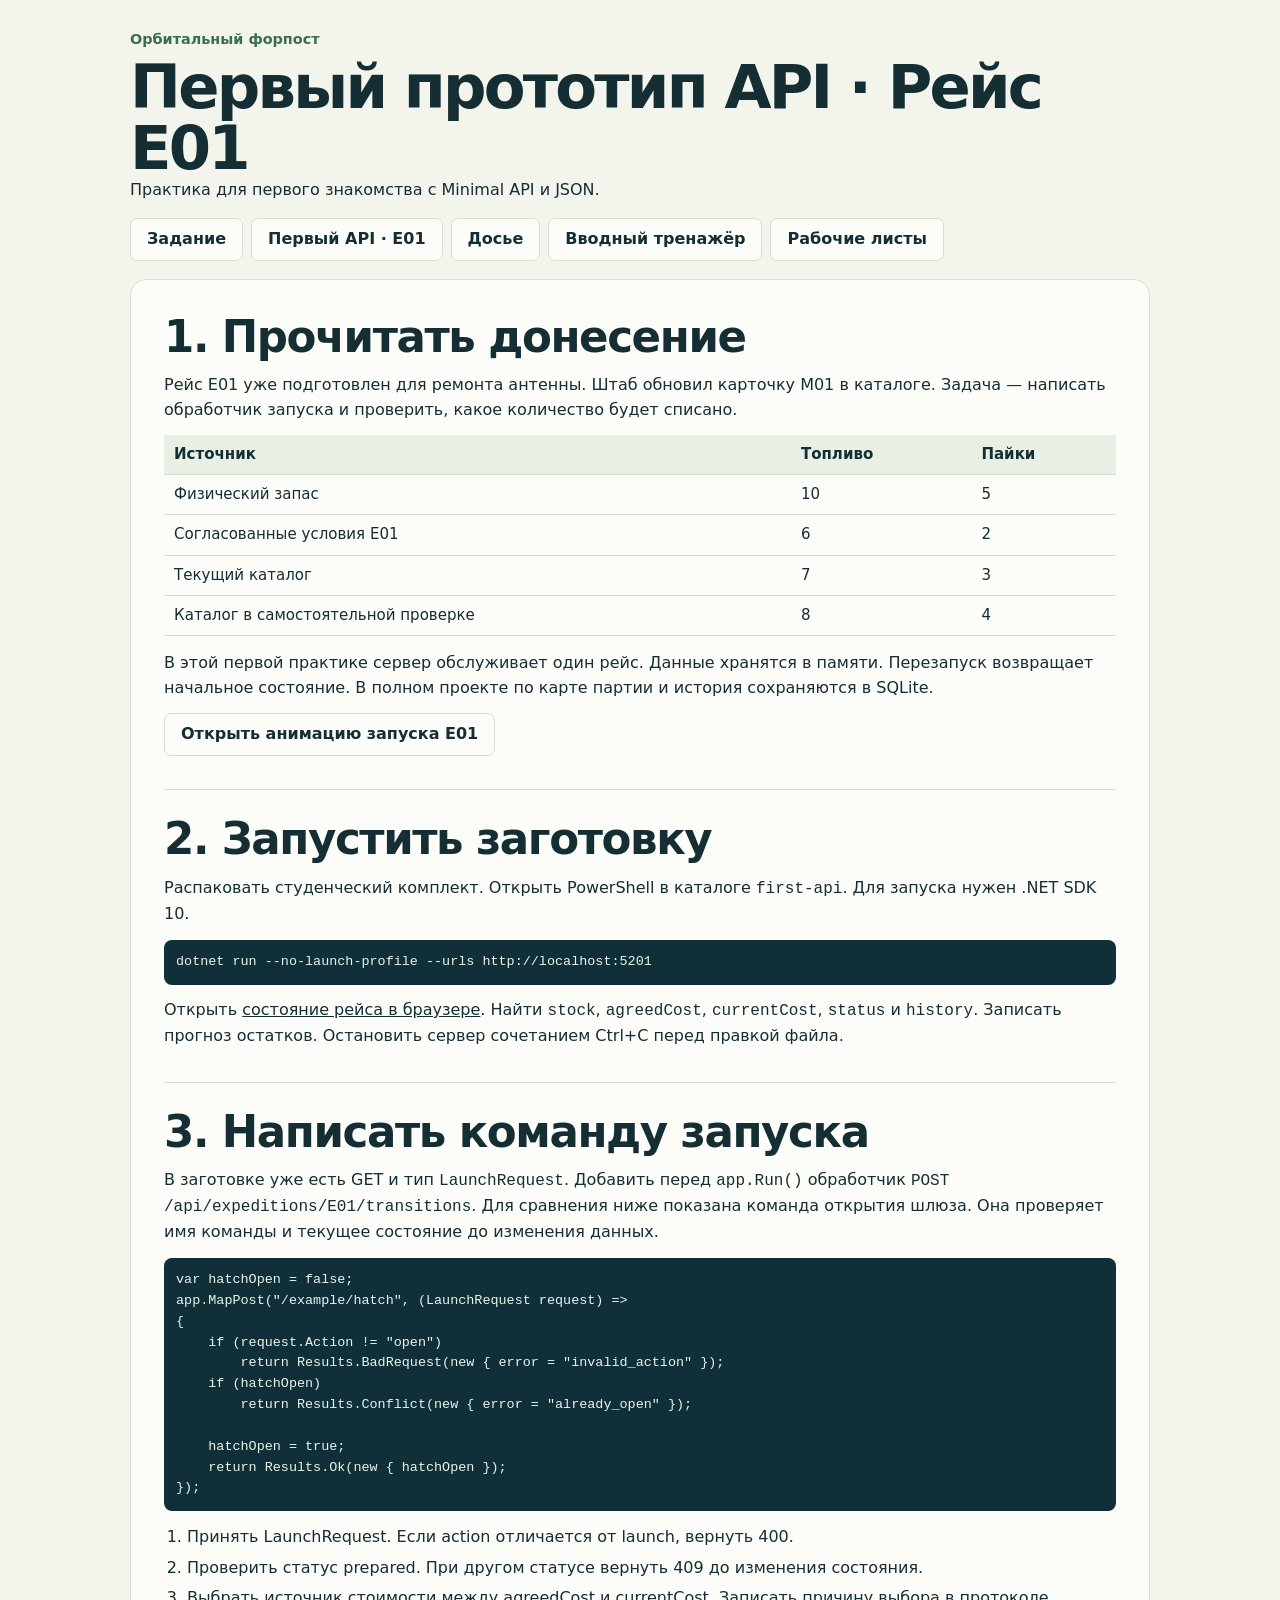
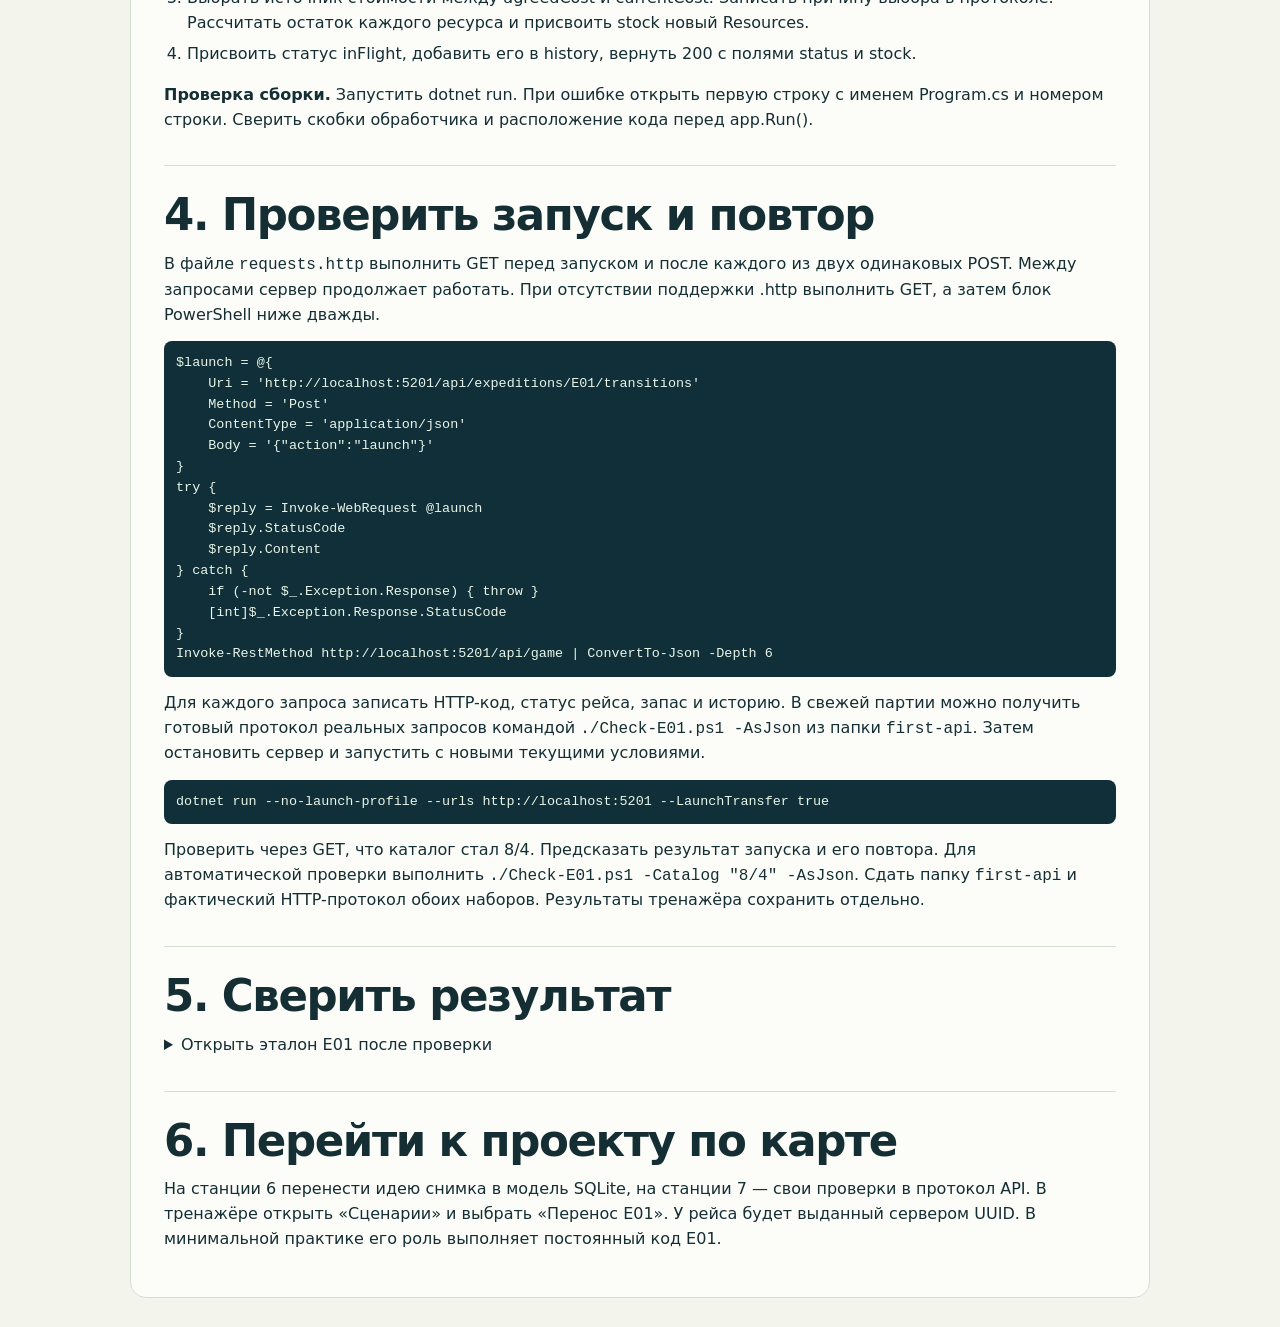
<file: wwwroot/launch.html>
<!doctype html><html lang="ru"><head><meta charset="utf-8"><meta name="viewport" content="width=device-width, initial-scale=1"><title>Первый прототип API · Рейс E01</title><style>* { box-sizing: border-box; }
[hidden] { display: none !important; }
:root {
  --space: #0b2630;
  --deep: #103641;
  --ink: #142e34;
  --muted: #485e5b;
  --paper: #f3f5ed;
  --card: #fcfdf8;
  --line: #d5dfd2;
  --mint: #bce8bc;
  --gold: #f0ca86;
  --error: #8b352d;
  --width: 1260px;
  font: 16px/1.55 "Segoe UI", system-ui, sans-serif;
  color: var(--ink);
  background: var(--paper);
}
body { margin: 0; }
a { color: inherit; }
button, input, textarea { font: inherit; }
button { cursor: pointer; }
button:disabled { cursor: default; opacity: .66; }
:focus-visible { outline: 3px solid #c27e26; outline-offset: 4px; }
.skip { position: absolute; left: 12px; top: -80px; z-index: 9; padding: 10px 18px; background: white; }
.skip:focus { top: 12px; }
.site-header, .hero, .station-nav, main, footer { width: min(calc(100% - 60px), var(--width)); margin-inline: auto; }
.site-header { display: flex; align-items: center; justify-content: space-between; gap: 20px; min-height: 78px; }
.site-header nav { display: flex; flex-wrap: wrap; gap: 7px 22px; }
.site-header nav a { padding-block: 7px; text-decoration: none; border-bottom: 2px solid transparent; color: var(--muted); }
.site-header nav a[aria-current="page"] { border-color: #498163; color: var(--ink); font-weight: 700; }
.brand { display: flex; align-items: center; gap: 10px; text-decoration: none; font-weight: 750; white-space: nowrap; }
.logo { display: inline-grid; place-items: center; background: var(--space); color: var(--mint); width: 36px; height: 36px; border-radius: 50%; font-size: 25px; }
.hero { position: relative; display: grid; grid-template-columns: 1fr 1.13fr; overflow: hidden; min-height: 368px; border-radius: 27px 27px 27px 5px; background: var(--space); color: #eef6e9; }
.hero-copy { padding: clamp(26px, 4.4vw, 61px); z-index: 1; align-self: center; }
.signal { display: flex; align-items: center; gap: 10px; color: #c1d8c9; margin: 0 0 16px; font-size: .88rem; }
.signal span { width: 9px; height: 9px; border-radius: 50%; background: var(--mint); box-shadow: 0 0 0 4px #bce8bc26; }
h1, h2, h3, .score strong { font-family: Bahnschrift, "Segoe UI", system-ui, sans-serif; }
h1 { margin: 0; font-size: clamp(2.55rem, 5vw, 4.9rem); line-height: .99; letter-spacing: -.045em; font-weight: 680; }
h1 span { color: var(--gold); }
.hero-copy > p:not(.signal) { margin-block: 19px 25px; max-width: 37ch; color: #c7ddda; }
.hero-actions, .actions { display: flex; flex-wrap: wrap; gap: 10px; align-items: center; }
.button { display: inline-flex; align-items: center; justify-content: center; padding: 10px 16px; min-height: 43px; border: 1px solid var(--line); border-radius: 7px; text-decoration: none; font-weight: 700; background: var(--card); color: var(--ink); line-height: 1.3; text-align: center; }
.button:hover { background: #e5eee1; }
.button.primary { background: var(--mint); color: #132f2c; border-color: #a3cda3; }
.button.primary:hover { background: #d8f3cb; }
.button.ghost { color: #eef6e9; background: transparent; border-color: #66858a; }
.button.ghost:hover { background: #214650; }
.star-map { position: relative; min-height: 270px; }
.orbit-art { position: absolute; inset: 0; width: 100%; height: 100%; }
.map-node { position: absolute; left: var(--x); top: var(--y); transform: translate(-50%, -50%); display: grid; place-items: center; width: 34px; height: 34px; border-radius: 50%; border: 1px solid #bce8bc9e; color: #f4faea; background: #153b43; font: 700 .9rem Bahnschrift, sans-serif; text-decoration: none; box-shadow: 0 0 0 4px #153b4380; }
.map-node:hover, .map-node[aria-current="step"] { color: var(--space); background: var(--gold); border-color: var(--gold); }
.map-node.done { background: var(--mint); color: var(--space); }
.map-caption { display: flex; justify-content: space-between; gap: 10px; position: absolute; bottom: 0; padding: 10px 18px; color: #e3f0e3; background: #09242bcf; width: 100%; font-size: .81rem; }
.station-nav { display: grid; grid-template-columns: repeat(8, minmax(0,1fr)); gap: 6px; margin-block: 17px 26px; }
.station-nav a { display: grid; grid-template-columns: 24px auto; gap: 7px; align-items: center; min-height: 48px; padding: 7px 8px; text-decoration: none; border-bottom: 2px solid var(--line); font-size: .84rem; color: var(--muted); }
.station-nav a:hover, .station-nav a[aria-current="step"] { border-color: #437c61; color: var(--ink); background: #e4eddf; }
.station-nav .number { display: grid; place-items: center; width: 22px; height: 22px; border-radius: 50%; background: #e2e8dc; font-weight: 700; color: var(--ink); }
.station-nav .done .number { background: var(--mint); }
main { margin-bottom: 48px; min-height: 300px; }
.workspace, .sim-grid { display: grid; grid-template-columns: minmax(0, 1fr) minmax(0, .89fr); gap: 18px; align-items: start; }
.panel { background: var(--card); border: 1px solid var(--line); border-radius: 16px; padding: clamp(17px, 2.8vw, 33px); min-width: 0; }
.panel > :first-child, .reference > :first-child { margin-top: 0; }
.kicker { color: #396e55; font-size: .9rem; margin: 0 0 7px; font-weight: 700; }
h2 { font-size: clamp(1.75rem, 3.4vw, 2.95rem); margin: 0 0 12px; line-height: 1.12; letter-spacing: -.032em; overflow-wrap: anywhere; }
h3 { font-size: 1.2rem; margin: 21px 0 7px; line-height: 1.2; }
p { margin: 0 0 12px; }
.brief { border-left: 4px solid #619279; padding: 12px 15px; background: #eaf1e7; margin-block: 19px; }
.brief strong { display: block; }
.steps { padding-left: 23px; margin: 7px 0 16px; }
.steps li + li { margin-top: 6px; }
.note { color: var(--muted); }
.draft-label { display: block; margin-top: 17px; font-weight: 700; }
#draft { display: block; width: 100%; margin: 5px 0; padding: 9px; resize: vertical; border: 1px solid #729087; border-radius: 6px; color: var(--ink); background: white; }
.draft-preview { margin-bottom: 0; white-space: pre-wrap; overflow-wrap: anywhere; }
.example { border-left: 3px solid #b58a48; background: #faf2e0; padding: 10px 13px; }
.station-explanation summary { cursor: pointer; margin-bottom: 7px; }
.brief p { margin: 9px 0 0; }
.worksheet-panel { margin-top: 18px; }
.worksheet + .worksheet { border-top: 1px solid var(--line); margin-top: 20px; padding-top: 8px; }
.worksheet table { min-width: 600px; }
.worksheet td { padding: 6px; }
.worksheet textarea, .primer-json textarea { width: 100%; min-width: 105px; color: var(--ink); background: white; border: 1px solid #789288; border-radius: 5px; padding: 7px; resize: vertical; }
.text-button { border: 0; padding: 0; color: #285b48; background: none; text-decoration: underline; }
.case-selector { margin-block: 4px 18px; background: #e4eddf; padding: 13px 16px; border-radius: 10px; }
.case-selector .note { margin: 8px 0 0; }
.primer { width: 100%; }
.primer-tabs { display: flex; flex-wrap: wrap; gap: 7px; margin: 14px 0; }
.primer-tabs [aria-pressed="true"], #primer-variants [aria-pressed="true"] { background: var(--mint); border-color: #5d9272; }
.primer-visual { margin: 12px 0; padding: clamp(12px, 2.5vw, 25px); border: 1px solid #31585b; border-radius: 11px; background: var(--space); color: #edf5e9; }
.primer-visual p { color: #d4e5de; }
.primer-visual pre { background: #153943; margin: 9px 0 0; }
.primer-flow { display: grid; grid-template-columns: repeat(auto-fit, minmax(min(120px, 100%), 1fr)); gap: 10px; list-style: none; padding: 0; margin: 0; }
.primer-flow li { min-height: 53px; display: grid; place-items: center; position: relative; text-align: center; border: 1px solid #648382; border-radius: 7px; padding: 7px; font-size: .9rem; overflow-wrap: anywhere; }
.primer-flow .flow-active { background: var(--mint); color: var(--ink); font-weight: 700; }
.primer-flow .flow-blocked { border-style: dashed; color: #b9c8c7; }
.primer-flow .flow-blocked small { font-size: .77rem; }
.primer-flow:not(.primer-structure) .flow-active::after { content: ""; position: absolute; height: 4px; width: 34%; bottom: 5px; left: 33%; border-radius: 4px; background: #267057; animation: packet 420ms ease-out both; }
.primer-flow li:not(:last-child)::before { content: "›"; position: absolute; right: -10px; color: #bce8bc; z-index: 1; font-size: 19px; }
.primer-structure li:not(:last-child)::before { content: "·"; }
.relation-strip { margin: 8px 0 0; font-size: .85rem; }
@keyframes packet { from { opacity: 0; transform: translateX(-70%); } to { opacity: 1; transform: translateX(0); } }
.primer-paused .flow-active::after, .primer-paused .stock-track > * { animation-play-state: paused !important; }
.primer-stock { display: grid; gap: 8px; max-width: 640px; }
.stock-legend { display: flex; gap: 16px; margin: 0; font-size: .85rem; }
.stock-legend span::before { content: ""; display: inline-block; width: 9px; height: 9px; margin-right: 6px; border-radius: 2px; background: var(--mint); }
.stock-legend span:first-child::before { background: var(--gold); }
.stock-track { display: flex; height: 13px; background: #284951; border-radius: 8px; overflow: hidden; }
.stock-track > * { width: var(--share); transform-origin: left; animation: stock-fill 420ms ease-out both; }
.stock-track i { background: var(--gold); }
.stock-track b { background: var(--mint); }
@keyframes stock-fill { from { opacity: .55; } to { opacity: 1; } }
.primer-json { display: grid; max-width: 590px; gap: 7px; justify-items: start; margin: 10px 0; }
.primer-json textarea { font-family: Consolas, monospace; }
@media (prefers-reduced-motion: reduce) {
  .primer-flow .flow-active::after, .stock-track > * { animation: none !important; }
}
.section-heading { display: flex; justify-content: space-between; align-items: center; flex-wrap: wrap; gap: 10px; margin-bottom: 18px; }
.section-heading h2 { margin-bottom: 0; }
.challenge { border: 0; padding: 0; margin: 18px 0 22px; min-inline-size: 0; }
.challenge legend { padding: 0; font-weight: 700; margin-bottom: 9px; }
.choice { display: block; width: 100%; text-align: left; padding: 9px 11px; margin-bottom: 6px; border: 1px solid var(--line); border-radius: 6px; background: #f1f5ed; color: var(--ink); }
.choice:hover { border-color: #588870; }
.choice[data-selected="true"] { border-color: #ad6f2e; background: #fbefd7; }
.choice[data-correct="true"] { border-color: #629779; background: #def0dc; }
.feedback { min-height: 26px; color: var(--muted); margin-block: 6px 0; }
.feedback.error, .error { color: var(--error); }
.numeric { display: flex; flex-wrap: wrap; align-items: end; gap: 7px; }
.numeric label { display: grid; color: var(--muted); font-size: .9rem; }
input[type="number"] { width: 130px; padding: 8px; border: 1px solid #729087; border-radius: 5px; background: white; color: var(--ink); }
.progress-track { height: 7px; border-radius: 6px; overflow: hidden; background: #e2eadf; margin-bottom: 14px; }
.progress-track span { height: 100%; display: block; width: var(--progress); background: #548a6c; }
.table-wrap { overflow-x: auto; margin-bottom: 15px; }
table { border-collapse: collapse; text-align: left; width: 100%; font-size: .94rem; }
th, td { border-bottom: 1px solid var(--line); padding: 8px 10px; vertical-align: top; }
th { background: #e8efe4; font-weight: 750; }
td { overflow-wrap: anywhere; }
.score { display: flex; justify-content: space-between; align-items: center; border-radius: 11px; background: var(--deep); color: #f2f8ed; padding: 12px 15px; margin-bottom: 12px; }
.score strong { font-size: 2.15rem; color: var(--gold); line-height: 1; }
.missions { margin: 14px 0; }
.mission { display: grid; grid-template-columns: 1fr auto; align-items: center; gap: 6px 13px; border-top: 1px solid var(--line); padding: 13px 0; }
.mission h3 { margin: 0; }
.mission p { margin-bottom: 3px; }
.mission-id { color: #3b7158; margin-right: 6px; font-size: .83rem; font-weight: 700; }
.phase { display: inline-flex; gap: 6px; align-items: center; background: #e4efdf; border-radius: 20px; padding: 4px 10px; font-size: .84rem; }
.phases { display: flex; flex-wrap: wrap; gap: 5px; padding: 0; margin: 10px 0 15px; list-style: none; }
.phases .current { font-weight: 700; background: var(--mint); }
.history { display: grid; gap: 7px; border-left: 2px solid #73a789; padding-left: 15px; margin: 12px 0; list-style: none; }
.history time { color: var(--muted); font-size: .86rem; margin-left: 5px; }
pre { overflow: auto; background: #102f39; color: #e9f5e8; border-radius: 8px; padding: 12px; font-size: .84rem; max-height: 340px; white-space: pre-wrap; overflow-wrap: anywhere; }
code { overflow-wrap: anywhere; }
.log { display: flex; flex-wrap: wrap; gap: 6px; margin-bottom: 8px; }
.log button { border: 1px solid var(--line); border-radius: 5px; padding: 5px 7px; background: #eef4eb; color: var(--ink); font-size: .85rem; }
.log button[aria-pressed="true"] { border-color: #478463; background: var(--mint); }
[data-objective][aria-pressed="true"] { border-color: #478463; background: var(--mint); }
.reference { max-width: 1050px; }
.document header, .document article { max-width: 1020px; margin-inline: auto; }
.document header { margin-block: 28px 18px; }
.document article { margin-bottom: 36px; }
.document h1 { font-size: clamp(2rem, 5vw, 3.8rem); }
.document section + section { margin-top: 33px; border-top: 1px solid var(--line); padding-top: 25px; }
.document nav { display: flex; flex-wrap: wrap; gap: 8px; margin-block: 15px; }
.document .panel { width: min(calc(100% - 24px), 1020px); }
.document > header { width: min(calc(100% - 24px), 1020px); }
.diagram { display: flex; flex-wrap: wrap; align-items: center; gap: 6px; margin: 14px 0; }
.diagram span { border: 1px solid #a7bba9; background: #eaf3e7; border-radius: 6px; padding: 6px 9px; }
footer { border-top: 1px solid var(--line); padding-block: 16px 27px; display: flex; flex-wrap: wrap; justify-content: space-between; gap: 10px; color: var(--muted); font-size: .87rem; }
@media (max-width: 1050px) { .station-nav { grid-template-columns: repeat(4, minmax(0,1fr)); } }
@media (max-width: 800px) {
  .site-header, .hero, .station-nav, main, footer { width: calc(100% - 32px); }
  .site-header { padding-block: 12px; flex-wrap: wrap; gap: 6px; }
  .site-header nav { gap: 5px 13px; font-size: .87rem; }
  .hero { grid-template-columns: 1fr 1fr; }
  .hero-copy { padding: 25px 20px; }
  .workspace, .sim-grid { grid-template-columns: 1fr; }
}
@media (max-width: 580px) {
  .hero { grid-template-columns: 1fr; border-radius: 19px 19px 19px 4px; }
  .hero-copy { padding: 25px 19px 19px; }
  .star-map { min-height: 236px; }
  .station-nav { grid-template-columns: repeat(2, minmax(0,1fr)); margin-bottom: 19px; }
  .mission { grid-template-columns: 1fr; }
  .mission button { justify-self: start; }
  .map-node { width: 28px; height: 28px; }
}
@media print {
  .document { background: white; }
  .document nav { display: none; }
  .document .panel { padding: 0; border: 0; width: 100%; }
  .document section { break-inside: auto; }
  .document tr { break-inside: avoid; }
  .table-wrap { overflow: visible; }
}

/* The application and its in-context lessons share one palette. */
.outpost-app {
  --sim-bg: #0a1820;
  --sim-panel: #142b36;
  --sim-ink: #ecf6f3;
  --sim-muted: #b7cdcf;
  --sim-line: #3b5963;
  --sim-mint: #a4efca;
  --ink: var(--sim-ink);
  --muted: var(--sim-muted);
  --paper: var(--sim-bg);
  --card: var(--sim-panel);
  --line: var(--sim-line);
  --mint: var(--sim-mint);
  --error: #ffd0ad;
  --width: 1110px;
  min-height: 100vh;
  background: radial-gradient(ellipse at 92% 0%, #12333c 0, var(--sim-bg) 55%);
  color: var(--ink);
}
.outpost-app main:focus, .outpost-app #worksheets:focus, .outpost-app #sim-message:focus { outline: none; }
.outpost-app .site-header { min-height: 65px; }
.outpost-app .site-header nav a[aria-current="page"] { border-color: var(--mint); color: var(--mint); }
.outpost-app .logo { border: 1px solid var(--line); }
.outpost-app .skip { background: var(--card); }
.outpost-app .kicker, .outpost-app .signal { color: var(--mint); }
.outpost-app .button { color: var(--ink); background: #1c3743; border-color: #55727e; }
.outpost-app .button:hover { background: #294b57; }
.outpost-app .button.primary { color: #102a22; background: var(--mint); border-color: var(--mint); }
.outpost-app .button.primary:hover { background: #c3f7db; }
.outpost-app .button.ghost { background: transparent; }
.outpost-app .text-button { color: var(--mint); }
.outpost-app th { color: var(--ink); background: #213d49; }
.outpost-app .choice, .outpost-app .diagram span { background: #10232d; border-color: var(--line); }
.outpost-app .choice:hover { border-color: var(--mint); }
.outpost-app .choice[data-correct="true"] { background: #1f4844; border-color: var(--mint); }
.outpost-app .choice[data-selected="true"] { background: #41332b; border-color: var(--gold); }
.outpost-app input[type="number"], .outpost-app textarea, .outpost-app select {
  background: #0c202b; color: var(--ink); border-color: #5e7b83;
}
.outpost-app .brief, .outpost-app .example { background: #0e222c; color: var(--ink); }
.outpost-app .progress-track { background: #28434d; }
.outpost-app .progress-track span { background: var(--mint); }
.outpost-app .station-nav a:hover, .outpost-app .station-nav a[aria-current="step"] {
  color: var(--mint); background: #1b3945; border-color: var(--mint);
}
.outpost-app .station-nav .number { background: #28434d; color: var(--ink); }
.outpost-app .station-nav .done .number { background: var(--mint); color: #102a22; }
.outpost-app .map-note { color: var(--muted); padding-top: 16px; }
.simulator-mode .hero, .simulator-mode .station-nav, .station-mode .hero, .project-map-mode .station-nav { display: none; }
.station-mode .station-nav { margin-top: 4px; }
.station-workspace h1, .reference h1 { font-size: clamp(1.85rem,4.5vw,3rem); margin-bottom: 12px; }
.station-section { border-top: 1px solid var(--line); margin-top: 20px; padding-top: 16px; }
.station-section h2 { font-size: clamp(1.25rem,3vw,1.65rem); }
.station-section .primer { padding: 15px 0 0; border: 0; }
.station-draft { margin-top: 18px; }
.station-section .challenge { max-width: 730px; }
.dossier-source { border-top: 1px solid var(--line); padding: 10px 0 3px; }
.dossier-source h4 { margin: 0 0 4px; }
.dossier-source:target { border-color: var(--mint); }
.lab-http-guide { margin-block: 1rem; }
.lab-http-guide summary { font-weight: 700; }
.worked-example { border-left: 2px solid var(--line); padding: 6px 12px; margin: 0 0 14px; }
.worked-example summary { font-weight: 700; cursor: pointer; }
.worked-example dl { display: grid; grid-template-columns: minmax(0, 1fr) minmax(0, 2fr); gap: 6px 12px; }
.worked-example dt { font-weight: 700; }
.worked-example dd { margin: 0; overflow-wrap: anywhere; }
.mobile-cell-label { display: none; }
@media screen and (max-width: 760px) {
  .worked-example dl { display: block; }
  .worked-example dd { margin-bottom: 6px; }
  .worksheet-table { overflow: visible; }
  .worksheet-table table, .worksheet-table tbody, .worksheet-table tr, .worksheet-table td { display: block; width: 100%; }
  .worksheet .worksheet-table table { min-width: 0; }
  .worksheet-table thead { position: absolute; width: 1px; height: 1px; overflow: hidden; clip-path: inset(50%); }
  .worksheet-table tbody tr { border: 1px solid var(--line); border-radius: 8px; margin-bottom: 12px; padding: 7px 10px; }
  .worksheet-table tbody td { border: 0; padding: 6px 0; overflow-wrap: anywhere; }
  .worksheet-table .mobile-cell-label { display: block; font-size: .85rem; font-weight: 700; margin-bottom: 3px; color: var(--muted); }
  .worksheet-table textarea { min-width: 0; }
}

.sim-shell {
  background: var(--card);
  border: 1px solid var(--line);
  border-radius: 13px;
  padding: clamp(16px, 3.6vw, 37px);
}
.sim-heading {
  display: flex;
  flex-wrap: wrap;
  gap: 8px 18px;
  justify-content: space-between;
  align-items: baseline;
  border-bottom: 1px solid var(--line);
  padding-bottom: 11px;
  margin-bottom: 16px;
}
.sim-heading p { margin: 0; font-weight: 700; font-size: .95rem; color: var(--mint); }
.sim-eyebrow { margin-bottom: 7px; color: var(--mint); font-size: .87rem; font-weight: 650; }
.sim-status { color: var(--mint); font-size: .94rem; margin-bottom: 11px; }
.sim-status:empty { display: none; }
.sim-status-error { color: var(--error); }
.sim-progress { margin: 0 0 18px; }
.sim-progress p { color: var(--muted); margin: 0 0 7px; font-size: .89rem; }
.sim-progress ol { list-style: none; padding: 0; margin: 0; display: grid; grid-template-columns: repeat(5, minmax(0, 1fr)); gap: 6px; }
.sim-progress li { display: flex; margin: 0; min-width: 0; }
.sim-progress a { display: flex; align-items: center; gap: 7px; padding: 7px 8px; width: 100%; min-height: 44px; color: var(--muted); border-bottom: 2px solid var(--line); font-size: .85rem; line-height: 1.25; text-decoration: none; }
.sim-progress a:hover { color: var(--mint); border-color: var(--mint); background: #183b43; }
.sim-progress li span { display: grid; place-items: center; border: 1px solid var(--line); border-radius: 50%; width: 23px; height: 23px; flex: none; }
.sim-progress [aria-current="step"] { border-color: var(--mint); background: #183b43; color: var(--ink); border-radius: 6px 6px 0 0; }
.sim-progress [aria-current="step"] span { border-color: var(--mint); background: var(--mint); color: #102a22; font-weight: 800; }
.sim-panel { min-width: 0; }
.sim-panel h2 { font-size: clamp(1.55rem,4vw,2.65rem); scroll-margin-top: 20px; }
.sim-panel p { max-width: 76ch; }
.sim-panel pre { background: #0b1f2a; border: 1px solid var(--line); }
.sim-panel .sim-cue { max-width: none; margin: 14px 0; padding: 11px 14px; border-inline-start: 3px solid var(--gold); border-radius: 0 6px 6px 0; background: #243539; }
.sim-cue strong { display: block; color: var(--gold); margin-bottom: 2px; }
.sim-directions { padding-inline-start: 24px; margin: 15px 0; }
.sim-directions > li { padding: 3px 0 6px 3px; }
.sim-directions > li::marker { color: var(--mint); font-weight: 750; }
.sim-directions ul { list-style: none; padding: 3px 0 3px 11px; margin: 5px 0 0; border-inline-start: 1px solid var(--line); }
.sim-directions ul li { margin: 3px 0; color: var(--muted); }
.sim-directions b { color: var(--ink); margin-inline-end: 4px; }
.sim-sources tbody th { background: transparent; }
.sim-sources small { display: block; margin-top: 2px; color: var(--muted); font-weight: 400; line-height: 1.35; }
.sim-sources th:not(:first-child), .sim-sources td { width: 15%; text-align: center; }
.sim-actions { display: flex; flex-wrap: wrap; gap: 9px 17px; align-items: center; margin-top: 15px; }
.sim-detail { margin-top: 18px; padding-top: 9px; border-top: 1px solid var(--line); }
.sim-detail summary { color: var(--muted); cursor: pointer; width: fit-content; }
.sim-detail[open] summary { color: var(--mint); }
.sim-text-link { color: var(--muted); font-size: .92rem; text-underline-offset: 3px; }
.sim-text-link:hover { color: var(--mint); }
.sim-signal { list-style: none; padding: 0; margin-block: 10px 15px; display: grid; grid-template-columns: repeat(3, minmax(0, 1fr)); gap: 8px; }
.sim-signal li { margin: 0; padding: 10px 12px; border: 1px solid var(--line); border-top: 2px solid var(--mint); border-radius: 6px; background: #142e39; }
.sim-signal span { display: block; color: var(--muted); }
@media (prefers-reduced-motion: no-preference) {
  .sim-signal li { animation: sim-signal-in .5s ease-out both; }
  .sim-signal li:nth-child(2) { animation-delay: .14s; }
  .sim-signal li:nth-child(3) { animation-delay: .28s; }
  @keyframes sim-signal-in {
    from { opacity: .5; transform: translateY(5px); }
    to { opacity: 1; transform: translateY(0); }
  }
}
.sim-animation, .sim-log { border-top: 1px solid var(--line); padding-block: 9px; }
.sim-animation summary, .sim-log summary { cursor: pointer; overflow-wrap: anywhere; }
.sim-animation summary { color: var(--mint); font-weight: 700; }
.outpost-app .primer-next { color: var(--mint); border-color: var(--mint); }
.sim-animation .primer { padding: 12px 0 0; border: 0; }
.primer-application { border-left: 3px solid var(--mint); padding: 5px 0 5px 10px; }
.outpost-app .primer-visual { background: #0d202b; border-color: var(--line); }
.outpost-app .primer-flow li { min-height: 38px; border: 0; border-bottom: 2px solid var(--line); border-radius: 0; }
.outpost-app .primer-flow .flow-active { color: var(--mint); background: transparent; border-color: var(--mint); }
.outpost-app .primer-flow .flow-active::after { display: none; }
.outpost-app .primer-tabs [aria-pressed="true"], .outpost-app #primer-variants [aria-pressed="true"],
.outpost-app [data-objective][aria-pressed="true"] { color: #102a22; background: var(--mint); border-color: var(--mint); }
.sim-prediction { display: grid; gap: 4px; }
.sim-prediction span, .sim-prediction small, .sim-hint { color: var(--muted); }
.sim-prediction textarea, .sim-journal-select select { border: 1px solid #5e7b83; border-radius: 6px; padding: 8px; }
.sim-prediction textarea { width: min(100%,710px); resize: vertical; }
.sim-inventory { margin: 10px 0 0; }
.sim-inventory h3 { margin-top: 0; }
.sim-balance { margin: 0; color: var(--muted); }
.sim-balance strong { color: var(--gold); font-size: 1.2rem; }
.sim-observation { border-left: 3px solid var(--mint); padding-left: 11px; }
.sim-result { margin-top: 14px; }
.sim-saved { color: var(--muted); overflow-wrap: anywhere; white-space: pre-wrap; }
.sim-pick { border: 0; padding: 0; margin: 10px 0 0; min-inline-size: 0; }
.sim-pick legend { margin-bottom: 3px; font-weight: 700; }
.sim-panel .sim-stock-note { display: flex; flex-wrap: wrap; align-items: center; gap: 4px 14px; max-width: none; border-inline-start: 3px solid var(--mint); padding: 7px 12px; background: #193540; }
.sim-dock { display: grid; grid-template-columns: minmax(0, 1fr) minmax(0, 1fr); gap: 10px; align-items: stretch; }
.sim-dock h3 { font-size: 1rem; margin: 0 0 6px; }
.sim-cargo-tray { display: grid; grid-template-columns: 1fr 1fr; gap: 6px; align-content: start; }
.sim-cargo-tray h3 { grid-column: 1 / -1; }
.sim-cargo-card { display: grid; gap: 4px; align-content: start; min-width: 0; padding: 9px; text-align: left; color: var(--ink); background: #193540; border: 1px solid var(--line); border-radius: 7px; cursor: grab; }
.sim-cargo-card:hover, .sim-cargo-card[aria-pressed="true"] { border-color: var(--mint); background: #214752; }
.sim-cargo-card:active { cursor: grabbing; }
.sim-cargo-card small { color: var(--muted); line-height: 1.3; }
.sim-cargo-count { display: inline-flex; flex-wrap: wrap; gap: 4px 8px; }
.sim-cargo-count span { display: inline-block; border-radius: 4px; padding: 2px 6px; background: #102630; color: var(--muted); white-space: nowrap; font-size: .84rem; }
.sim-cargo-count b { color: var(--mint); margin-inline-start: 2px; }
.sim-cargo-hold { padding: 9px 12px; border: 2px dashed #537784; border-radius: 7px; background: #0d242f; }
.sim-cargo-target, .sim-cargo-hold:has(.sim-cargo-loaded) { border-color: var(--mint); }
.sim-cargo-target { background: #214752; }
.sim-cargo-hold p { margin: 3px 0; }
.sim-cargo-loaded > p:first-child { color: var(--mint); }
.sim-flight { display: flex; gap: 12px; align-items: center; color: var(--mint); font-size: .9rem; font-weight: 700; margin-bottom: 12px; }
.sim-flight-path { position: relative; flex: 1; border-block-end: 1px dashed var(--line); }
.sim-flight-path svg { position: absolute; inset-block-start: -12px; inset-inline-start: calc(100% - 24px); background: var(--card); }
@media (prefers-reduced-motion: no-preference) {
  .sim-cargo-loaded { animation: sim-dock-in .24s ease-out both; }
  .sim-flight-path svg { animation: sim-flight-out .65s ease-out both; }
  @keyframes sim-dock-in {
    from { opacity: .6; transform: translateX(-6px); }
    to { opacity: 1; transform: translateX(0); }
  }
  @keyframes sim-flight-out {
    from { inset-inline-start: 0; }
    to { inset-inline-start: calc(100% - 24px); }
  }
}
.sim-option { display: flex; gap: 10px; align-items: start; border-bottom: 1px solid var(--line); padding: 9px 8px; cursor: pointer; min-height: 44px; }
.sim-option:hover, .sim-option:has(input:checked) { background: #21414d; }
.sim-option:has(input:focus-visible) { outline: 2px solid var(--gold); outline-offset: 2px; }
.sim-option input { accent-color: var(--mint); margin: 5px 0 0; flex: 0 0 auto; }
.sim-option small { display: block; color: var(--muted); font-size: .9rem; margin-top: 2px; }
.sim-journal-select { display: flex; flex-wrap: wrap; gap: 8px; align-items: end; margin-bottom: 13px; }
.sim-journal-select label { display: grid; gap: 4px; max-width: 100%; }
[data-sim-form="custom"] fieldset { display: flex; flex-wrap: wrap; gap: 8px 16px; margin: 14px 0; border: 1px solid var(--line); min-inline-size: 0; }
[data-sim-form="custom"] legend { font-weight: 700; color: var(--mint); }
.sim-form-hint { flex: 1 0 100%; color: var(--muted); margin: 0; }
[data-sim-form="custom"] label { display: grid; gap: 4px; flex: 1 1 120px; min-width: 0; }
[data-sim-form="custom"] input { width: 100%; border: 1px solid var(--line); border-radius: 6px; padding: 6px; }
@media (max-width: 680px) {
  .sim-progress ol { grid-template-columns: repeat(7, minmax(0, 1fr)); }
  .sim-progress a { justify-content: center; }
  .sim-progress li:has([aria-current="step"]) { grid-column: span 3; }
  .sim-progress a:not([aria-current]) strong { position: absolute; inline-size: 1px; block-size: 1px; overflow: hidden; clip-path: inset(50%); }
  .sim-dock { grid-template-columns: 1fr; }
}
@media (max-width: 460px) {
  .sim-signal { grid-template-columns: 1fr; gap: 4px; }
  .sim-panel th, .sim-panel td { padding-inline: 5px; }
}
</style></head><body class="document"><header><p class="kicker">Орбитальный форпост</p><h1>Первый прототип API · Рейс E01</h1><p>Практика для первого знакомства с Minimal API и JSON.</p><nav aria-label="Материалы"><a class="button" href="student-guide.html">Задание</a><a class="button" href="launch.html">Первый API · E01</a><a class="button" href="brief.html">Досье</a><a class="button" href="primer.html">Вводный тренажёр</a><a class="button" href="workbook.html">Рабочие листы</a></nav></header><article class="panel"><section id="briefing"><h2>1. Прочитать донесение</h2><p>Рейс E01 уже подготовлен для ремонта антенны. Штаб обновил карточку M01 в каталоге. Задача — написать обработчик запуска и проверить, какое количество будет списано.</p><div class="table-wrap"><table><thead><tr><th scope="col">Источник</th><th scope="col">Топливо</th><th scope="col">Пайки</th></tr></thead><tbody><tr><td>Физический запас</td><td>10</td><td>5</td></tr><tr><td>Согласованные условия E01</td><td>6</td><td>2</td></tr><tr><td>Текущий каталог</td><td>7</td><td>3</td></tr><tr><td>Каталог в самостоятельной проверке</td><td>8</td><td>4</td></tr></tbody></table></div><p>В этой первой практике сервер обслуживает один рейс. Данные хранятся в памяти. Перезапуск возвращает начальное состояние. В полном проекте по карте партии и история сохраняются в SQLite.</p><p><a class="button" href="primer.html#e01">Открыть анимацию запуска E01</a></p></section><section id="start"><h2>2. Запустить заготовку</h2><p>Распаковать студенческий комплект. Открыть PowerShell в каталоге <code>first-api</code>. Для запуска нужен .NET SDK 10.</p><pre><code>dotnet run --no-launch-profile --urls http://localhost:5201</code></pre><p>Открыть <a href="http://localhost:5201/api/game">состояние рейса в браузере</a>. Найти <code>stock</code>, <code>agreedCost</code>, <code>currentCost</code>, <code>status</code> и <code>history</code>. Записать прогноз остатков. Остановить сервер сочетанием Ctrl+C перед правкой файла.</p></section><section id="launch"><h2>3. Написать команду запуска</h2><p>В заготовке уже есть GET и тип <code>LaunchRequest</code>. Добавить перед <code>app.Run()</code> обработчик <code>POST /api/expeditions/E01/transitions</code>. Для сравнения ниже показана команда открытия шлюза. Она проверяет имя команды и текущее состояние до изменения данных.</p><pre><code>var hatchOpen = false;
app.MapPost(&quot;/example/hatch&quot;, (LaunchRequest request) =&gt;
{
    if (request.Action != &quot;open&quot;)
        return Results.BadRequest(new { error = &quot;invalid_action&quot; });
    if (hatchOpen)
        return Results.Conflict(new { error = &quot;already_open&quot; });

    hatchOpen = true;
    return Results.Ok(new { hatchOpen });
});</code></pre><ol class="steps"><li>Принять LaunchRequest. Если action отличается от launch, вернуть 400.</li><li>Проверить статус prepared. При другом статусе вернуть 409 до изменения состояния.</li><li>Выбрать источник стоимости между agreedCost и currentCost. Записать причину выбора в протоколе. Рассчитать остаток каждого ресурса и присвоить stock новый Resources.</li><li>Присвоить статус inFlight, добавить его в history, вернуть 200 с полями status и stock.</li></ol><p><strong>Проверка сборки.</strong> Запустить dotnet run. При ошибке открыть первую строку с именем Program.cs и номером строки. Сверить скобки обработчика и расположение кода перед app.Run().</p></section><section id="verify"><h2>4. Проверить запуск и повтор</h2><p>В файле <code>requests.http</code> выполнить GET перед запуском и после каждого из двух одинаковых POST. Между запросами сервер продолжает работать. При отсутствии поддержки .http выполнить GET, а затем блок PowerShell ниже дважды.</p><pre><code>$launch = @{
    Uri = &#39;http://localhost:5201/api/expeditions/E01/transitions&#39;
    Method = &#39;Post&#39;
    ContentType = &#39;application/json&#39;
    Body = &#39;{&quot;action&quot;:&quot;launch&quot;}&#39;
}
try {
    $reply = Invoke-WebRequest @launch
    $reply.StatusCode
    $reply.Content
} catch {
    if (-not $_.Exception.Response) { throw }
    [int]$_.Exception.Response.StatusCode
}
Invoke-RestMethod http://localhost:5201/api/game | ConvertTo-Json -Depth 6</code></pre><p>Для каждого запроса записать HTTP-код, статус рейса, запас и историю. В свежей партии можно получить готовый протокол реальных запросов командой <code>./Check-E01.ps1 -AsJson</code> из папки <code>first-api</code>. Затем остановить сервер и запустить с новыми текущими условиями.</p><pre><code>dotnet run --no-launch-profile --urls http://localhost:5201 --LaunchTransfer true</code></pre><p>Проверить через GET, что каталог стал 8/4. Предсказать результат запуска и его повтора. Для автоматической проверки выполнить <code>./Check-E01.ps1 -Catalog "8/4" -AsJson</code>. Сдать папку <code>first-api</code> и фактический HTTP-протокол обоих наборов. Результаты тренажёра сохранить отдельно.</p></section><section id="reference"><h2>5. Сверить результат</h2><details><summary>Открыть эталон E01 после проверки</summary><p>В вашем проекте <code>first-api</code> маршрут <code>GET /api/game</code> читает состояние для прогноза. <code>POST /api/expeditions/E01/transitions</code> передаёт команду <code>{"action":"launch"}</code> для конкретного рейса.</p><div class="table-wrap"><table><thead><tr><th scope="col">Проверка</th><th scope="col">Код и наблюдение</th><th scope="col">Почему</th></tr></thead><tbody><tr><td>Чтение перед запуском</td><td>200 · prepared, склад 10/5, снимок 6/2, каталог 7/3, история [prepared]</td><td>Склад показывает физический запас. Снимок хранит условия уже подготовленного рейса. Каталог показывает новые условия M01. При чтении ни одна из записей не меняется.</td></tr><tr><td>Первый запуск E01</td><td>POST: 200, статус inFlight, склад 4/3. Следующий GET: история [prepared, inFlight]</td><td>Статус prepared допускает запуск. Рейс согласован на 6 топлива и 2 пайка, поэтому остаток равен 10 − 6 = 4 и 5 − 2 = 3. Успешный переход добавляет одно событие.</td></tr><tr><td>Повтор той же команды</td><td>POST: 409. Следующий GET: inFlight, склад 4/3, прежняя история</td><td>Рейс уже в полёте. Проверка статуса срабатывает до списания и добавления события. Состояние после отказа проверяют через GET.</td></tr><tr><td>Свежая партия с каталогом 8/4</td><td>Сначала 200, затем 409. После обоих запросов склад 4/3</td><td>Изменился currentCost. Снимок agreedCost по-прежнему равен 6/2. Первый запуск использует снимок, повтор отклоняется по статусу.</td></tr><tr><td>Неизвестная команда, например action: open</td><td>400 · состояние сохраняется</td><td>Обработчик принимает только launch и проверяет имя команды до работы с состоянием.</td></tr></tbody></table></div></details></section><section id="next"><h2>6. Перейти к проекту по карте</h2><p>На станции 6 перенести идею снимка в модель SQLite, на станции 7 — свои проверки в протокол API. В тренажёре открыть «Сценарии» и выбрать «Перенос E01». У рейса будет выданный сервером UUID. В минимальной практике его роль выполняет постоянный код E01.</p></section></article></body></html>
</file>
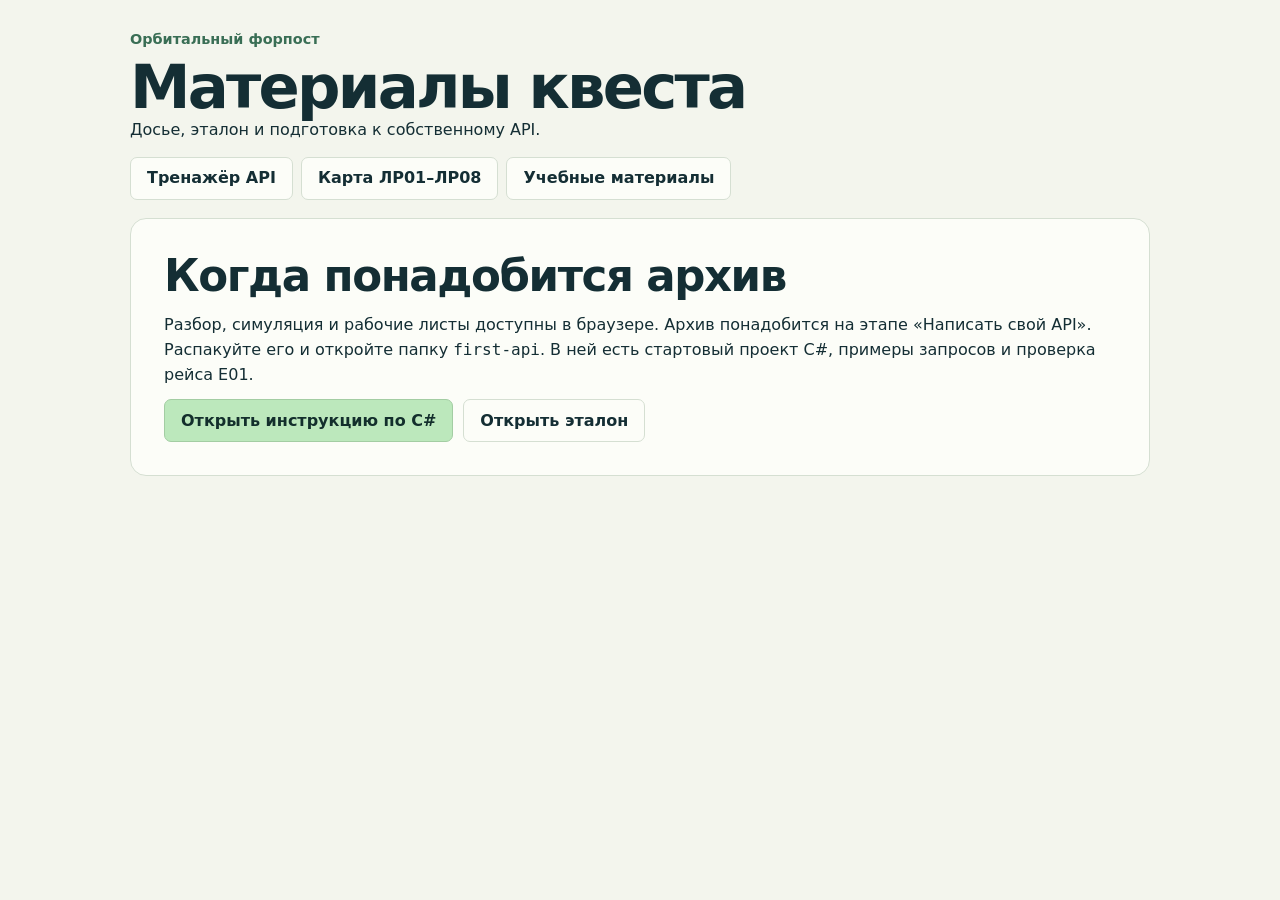
<file: wwwroot/materials.html>
<!doctype html><html lang="ru"><head><meta charset="utf-8"><meta name="viewport" content="width=device-width, initial-scale=1"><title>Материалы квеста</title><style>* { box-sizing: border-box; }
[hidden] { display: none !important; }
:root {
  --space: #0b2630;
  --deep: #103641;
  --ink: #142e34;
  --muted: #485e5b;
  --paper: #f3f5ed;
  --card: #fcfdf8;
  --line: #d5dfd2;
  --mint: #bce8bc;
  --gold: #f0ca86;
  --error: #8b352d;
  --width: 1260px;
  font: 16px/1.55 "Segoe UI", system-ui, sans-serif;
  color: var(--ink);
  background: var(--paper);
}
body { margin: 0; }
a { color: inherit; }
button, input, textarea { font: inherit; }
button { cursor: pointer; }
button:disabled { cursor: default; opacity: .66; }
:focus-visible { outline: 3px solid #c27e26; outline-offset: 4px; }
.skip { position: absolute; left: 12px; top: -80px; z-index: 9; padding: 10px 18px; background: white; }
.skip:focus { top: 12px; }
.site-header, .hero, .station-nav, main, footer { width: min(calc(100% - 60px), var(--width)); margin-inline: auto; }
.site-header { display: flex; align-items: center; justify-content: space-between; gap: 20px; min-height: 78px; }
.site-header nav { display: flex; flex-wrap: wrap; gap: 7px 22px; }
.site-header nav a { padding-block: 7px; text-decoration: none; border-bottom: 2px solid transparent; color: var(--muted); }
.site-header nav a[aria-current="page"] { border-color: #498163; color: var(--ink); font-weight: 700; }
.brand { display: flex; align-items: center; gap: 10px; text-decoration: none; font-weight: 750; white-space: nowrap; }
.logo { display: inline-grid; place-items: center; background: var(--space); color: var(--mint); width: 36px; height: 36px; border-radius: 50%; font-size: 25px; }
.hero { position: relative; display: grid; grid-template-columns: 1fr 1.13fr; overflow: hidden; min-height: 368px; border-radius: 27px 27px 27px 5px; background: var(--space); color: #eef6e9; }
.hero-copy { padding: clamp(26px, 4.4vw, 61px); z-index: 1; align-self: center; }
.signal { display: flex; align-items: center; gap: 10px; color: #c1d8c9; margin: 0 0 16px; font-size: .88rem; }
.signal span { width: 9px; height: 9px; border-radius: 50%; background: var(--mint); box-shadow: 0 0 0 4px #bce8bc26; }
h1, h2, h3, .score strong { font-family: Bahnschrift, "Segoe UI", system-ui, sans-serif; }
h1 { margin: 0; font-size: clamp(2.55rem, 5vw, 4.9rem); line-height: .99; letter-spacing: -.045em; font-weight: 680; }
h1 span { color: var(--gold); }
.hero-copy > p:not(.signal) { margin-block: 19px 25px; max-width: 37ch; color: #c7ddda; }
.hero-actions, .actions { display: flex; flex-wrap: wrap; gap: 10px; align-items: center; }
.button { display: inline-flex; align-items: center; justify-content: center; padding: 10px 16px; min-height: 43px; border: 1px solid var(--line); border-radius: 7px; text-decoration: none; font-weight: 700; background: var(--card); color: var(--ink); line-height: 1.3; text-align: center; }
.button:hover { background: #e5eee1; }
.button.primary { background: var(--mint); color: #132f2c; border-color: #a3cda3; }
.button.primary:hover { background: #d8f3cb; }
.button.ghost { color: #eef6e9; background: transparent; border-color: #66858a; }
.button.ghost:hover { background: #214650; }
.star-map { position: relative; min-height: 270px; }
.orbit-art { position: absolute; inset: 0; width: 100%; height: 100%; }
.map-node { position: absolute; left: var(--x); top: var(--y); transform: translate(-50%, -50%); display: grid; place-items: center; width: 34px; height: 34px; border-radius: 50%; border: 1px solid #bce8bc9e; color: #f4faea; background: #153b43; font: 700 .9rem Bahnschrift, sans-serif; text-decoration: none; box-shadow: 0 0 0 4px #153b4380; }
.map-node:hover, .map-node[aria-current="step"] { color: var(--space); background: var(--gold); border-color: var(--gold); }
.map-node.done { background: var(--mint); color: var(--space); }
.map-caption { display: flex; justify-content: space-between; gap: 10px; position: absolute; bottom: 0; padding: 10px 18px; color: #e3f0e3; background: #09242bcf; width: 100%; font-size: .81rem; }
.station-nav { display: grid; grid-template-columns: repeat(8, minmax(0,1fr)); gap: 6px; margin-block: 17px 26px; }
.station-nav a { display: grid; grid-template-columns: 24px auto; gap: 7px; align-items: center; min-height: 48px; padding: 7px 8px; text-decoration: none; border-bottom: 2px solid var(--line); font-size: .84rem; color: var(--muted); }
.station-nav a:hover, .station-nav a[aria-current="step"] { border-color: #437c61; color: var(--ink); background: #e4eddf; }
.station-nav .number { display: grid; place-items: center; width: 22px; height: 22px; border-radius: 50%; background: #e2e8dc; font-weight: 700; color: var(--ink); }
.station-nav .done .number { background: var(--mint); }
main { margin-bottom: 48px; min-height: 300px; }
.workspace, .sim-grid { display: grid; grid-template-columns: minmax(0, 1fr) minmax(0, .89fr); gap: 18px; align-items: start; }
.panel { background: var(--card); border: 1px solid var(--line); border-radius: 16px; padding: clamp(17px, 2.8vw, 33px); min-width: 0; }
.panel > :first-child, .reference > :first-child { margin-top: 0; }
.kicker { color: #396e55; font-size: .9rem; margin: 0 0 7px; font-weight: 700; }
h2 { font-size: clamp(1.75rem, 3.4vw, 2.95rem); margin: 0 0 12px; line-height: 1.12; letter-spacing: -.032em; overflow-wrap: anywhere; }
h3 { font-size: 1.2rem; margin: 21px 0 7px; line-height: 1.2; }
p { margin: 0 0 12px; }
.brief { border-left: 4px solid #619279; padding: 12px 15px; background: #eaf1e7; margin-block: 19px; }
.brief strong { display: block; }
.steps { padding-left: 23px; margin: 7px 0 16px; }
.steps li + li { margin-top: 6px; }
.note { color: var(--muted); }
.draft-label { display: block; margin-top: 17px; font-weight: 700; }
#draft { display: block; width: 100%; margin: 5px 0; padding: 9px; resize: vertical; border: 1px solid #729087; border-radius: 6px; color: var(--ink); background: white; }
.draft-preview { margin-bottom: 0; white-space: pre-wrap; overflow-wrap: anywhere; }
.example { border-left: 3px solid #b58a48; background: #faf2e0; padding: 10px 13px; }
.station-explanation summary { cursor: pointer; margin-bottom: 7px; }
.brief p { margin: 9px 0 0; }
.worksheet-panel { margin-top: 18px; }
.worksheet + .worksheet { border-top: 1px solid var(--line); margin-top: 20px; padding-top: 8px; }
.worksheet table { min-width: 600px; }
.worksheet td { padding: 6px; }
.worksheet textarea, .primer-json textarea { width: 100%; min-width: 105px; color: var(--ink); background: white; border: 1px solid #789288; border-radius: 5px; padding: 7px; resize: vertical; }
.text-button { border: 0; padding: 0; color: #285b48; background: none; text-decoration: underline; }
.case-selector { margin-block: 4px 18px; background: #e4eddf; padding: 13px 16px; border-radius: 10px; }
.case-selector .note { margin: 8px 0 0; }
.primer { width: 100%; }
.primer-tabs { display: flex; flex-wrap: wrap; gap: 7px; margin: 14px 0; }
.primer-tabs [aria-pressed="true"], #primer-variants [aria-pressed="true"] { background: var(--mint); border-color: #5d9272; }
.primer-visual { margin: 12px 0; padding: clamp(12px, 2.5vw, 25px); border: 1px solid #31585b; border-radius: 11px; background: var(--space); color: #edf5e9; }
.primer-visual p { color: #d4e5de; }
.primer-visual pre { background: #153943; margin: 9px 0 0; }
.primer-flow { display: grid; grid-template-columns: repeat(auto-fit, minmax(min(120px, 100%), 1fr)); gap: 10px; list-style: none; padding: 0; margin: 0; }
.primer-flow li { min-height: 53px; display: grid; place-items: center; position: relative; text-align: center; border: 1px solid #648382; border-radius: 7px; padding: 7px; font-size: .9rem; overflow-wrap: anywhere; }
.primer-flow .flow-active { background: var(--mint); color: var(--ink); font-weight: 700; }
.primer-flow .flow-blocked { border-style: dashed; color: #b9c8c7; }
.primer-flow .flow-blocked small { font-size: .77rem; }
.primer-flow:not(.primer-structure) .flow-active::after { content: ""; position: absolute; height: 4px; width: 34%; bottom: 5px; left: 33%; border-radius: 4px; background: #267057; animation: packet 420ms ease-out both; }
.primer-flow li:not(:last-child)::before { content: "›"; position: absolute; right: -10px; color: #bce8bc; z-index: 1; font-size: 19px; }
.primer-structure li:not(:last-child)::before { content: "·"; }
.relation-strip { margin: 8px 0 0; font-size: .85rem; }
@keyframes packet { from { opacity: 0; transform: translateX(-70%); } to { opacity: 1; transform: translateX(0); } }
.primer-paused .flow-active::after, .primer-paused .stock-track > * { animation-play-state: paused !important; }
.primer-stock { display: grid; gap: 8px; max-width: 640px; }
.stock-legend { display: flex; gap: 16px; margin: 0; font-size: .85rem; }
.stock-legend span::before { content: ""; display: inline-block; width: 9px; height: 9px; margin-right: 6px; border-radius: 2px; background: var(--mint); }
.stock-legend span:first-child::before { background: var(--gold); }
.stock-track { display: flex; height: 13px; background: #284951; border-radius: 8px; overflow: hidden; }
.stock-track > * { width: var(--share); transform-origin: left; animation: stock-fill 420ms ease-out both; }
.stock-track i { background: var(--gold); }
.stock-track b { background: var(--mint); }
@keyframes stock-fill { from { opacity: .55; } to { opacity: 1; } }
.primer-json { display: grid; max-width: 590px; gap: 7px; justify-items: start; margin: 10px 0; }
.primer-json textarea { font-family: Consolas, monospace; }
@media (prefers-reduced-motion: reduce) {
  .primer-flow .flow-active::after, .stock-track > * { animation: none !important; }
}
.section-heading { display: flex; justify-content: space-between; align-items: center; flex-wrap: wrap; gap: 10px; margin-bottom: 18px; }
.section-heading h2 { margin-bottom: 0; }
.challenge { border: 0; padding: 0; margin: 18px 0 22px; min-inline-size: 0; }
.challenge legend { padding: 0; font-weight: 700; margin-bottom: 9px; }
.choice { display: block; width: 100%; text-align: left; padding: 9px 11px; margin-bottom: 6px; border: 1px solid var(--line); border-radius: 6px; background: #f1f5ed; color: var(--ink); }
.choice:hover { border-color: #588870; }
.choice[data-selected="true"] { border-color: #ad6f2e; background: #fbefd7; }
.choice[data-correct="true"] { border-color: #629779; background: #def0dc; }
.feedback { min-height: 26px; color: var(--muted); margin-block: 6px 0; }
.feedback.error, .error { color: var(--error); }
.numeric { display: flex; flex-wrap: wrap; align-items: end; gap: 7px; }
.numeric label { display: grid; color: var(--muted); font-size: .9rem; }
input[type="number"] { width: 130px; padding: 8px; border: 1px solid #729087; border-radius: 5px; background: white; color: var(--ink); }
.progress-track { height: 7px; border-radius: 6px; overflow: hidden; background: #e2eadf; margin-bottom: 14px; }
.progress-track span { height: 100%; display: block; width: var(--progress); background: #548a6c; }
.table-wrap { overflow-x: auto; margin-bottom: 15px; }
table { border-collapse: collapse; text-align: left; width: 100%; font-size: .94rem; }
th, td { border-bottom: 1px solid var(--line); padding: 8px 10px; vertical-align: top; }
th { background: #e8efe4; font-weight: 750; }
td { overflow-wrap: anywhere; }
.score { display: flex; justify-content: space-between; align-items: center; border-radius: 11px; background: var(--deep); color: #f2f8ed; padding: 12px 15px; margin-bottom: 12px; }
.score strong { font-size: 2.15rem; color: var(--gold); line-height: 1; }
.missions { margin: 14px 0; }
.mission { display: grid; grid-template-columns: 1fr auto; align-items: center; gap: 6px 13px; border-top: 1px solid var(--line); padding: 13px 0; }
.mission h3 { margin: 0; }
.mission p { margin-bottom: 3px; }
.mission-id { color: #3b7158; margin-right: 6px; font-size: .83rem; font-weight: 700; }
.phase { display: inline-flex; gap: 6px; align-items: center; background: #e4efdf; border-radius: 20px; padding: 4px 10px; font-size: .84rem; }
.phases { display: flex; flex-wrap: wrap; gap: 5px; padding: 0; margin: 10px 0 15px; list-style: none; }
.phases .current { font-weight: 700; background: var(--mint); }
.history { display: grid; gap: 7px; border-left: 2px solid #73a789; padding-left: 15px; margin: 12px 0; list-style: none; }
.history time { color: var(--muted); font-size: .86rem; margin-left: 5px; }
pre { overflow: auto; background: #102f39; color: #e9f5e8; border-radius: 8px; padding: 12px; font-size: .84rem; max-height: 340px; white-space: pre-wrap; overflow-wrap: anywhere; }
code { overflow-wrap: anywhere; }
.log { display: flex; flex-wrap: wrap; gap: 6px; margin-bottom: 8px; }
.log button { border: 1px solid var(--line); border-radius: 5px; padding: 5px 7px; background: #eef4eb; color: var(--ink); font-size: .85rem; }
.log button[aria-pressed="true"] { border-color: #478463; background: var(--mint); }
[data-objective][aria-pressed="true"] { border-color: #478463; background: var(--mint); }
.reference { max-width: 1050px; }
.document header, .document article { max-width: 1020px; margin-inline: auto; }
.document header { margin-block: 28px 18px; }
.document article { margin-bottom: 36px; }
.document h1 { font-size: clamp(2rem, 5vw, 3.8rem); }
.document section + section { margin-top: 33px; border-top: 1px solid var(--line); padding-top: 25px; }
.document nav { display: flex; flex-wrap: wrap; gap: 8px; margin-block: 15px; }
.document .panel { width: min(calc(100% - 24px), 1020px); }
.document > header { width: min(calc(100% - 24px), 1020px); }
.diagram { display: flex; flex-wrap: wrap; align-items: center; gap: 6px; margin: 14px 0; }
.diagram span { border: 1px solid #a7bba9; background: #eaf3e7; border-radius: 6px; padding: 6px 9px; }
footer { border-top: 1px solid var(--line); padding-block: 16px 27px; display: flex; flex-wrap: wrap; justify-content: space-between; gap: 10px; color: var(--muted); font-size: .87rem; }
@media (max-width: 1050px) { .station-nav { grid-template-columns: repeat(4, minmax(0,1fr)); } }
@media (max-width: 800px) {
  .site-header, .hero, .station-nav, main, footer { width: calc(100% - 32px); }
  .site-header { padding-block: 12px; flex-wrap: wrap; gap: 6px; }
  .site-header nav { gap: 5px 13px; font-size: .87rem; }
  .hero { grid-template-columns: 1fr 1fr; }
  .hero-copy { padding: 25px 20px; }
  .workspace, .sim-grid { grid-template-columns: 1fr; }
}
@media (max-width: 580px) {
  .hero { grid-template-columns: 1fr; border-radius: 19px 19px 19px 4px; }
  .hero-copy { padding: 25px 19px 19px; }
  .star-map { min-height: 236px; }
  .station-nav { grid-template-columns: repeat(2, minmax(0,1fr)); margin-bottom: 19px; }
  .mission { grid-template-columns: 1fr; }
  .mission button { justify-self: start; }
  .map-node { width: 28px; height: 28px; }
}
@media print {
  .document { background: white; }
  .document nav { display: none; }
  .document .panel { padding: 0; border: 0; width: 100%; }
  .document section { break-inside: auto; }
  .document tr { break-inside: avoid; }
  .table-wrap { overflow: visible; }
}

/* The application and its in-context lessons share one palette. */
.outpost-app {
  --sim-bg: #0a1820;
  --sim-panel: #142b36;
  --sim-ink: #ecf6f3;
  --sim-muted: #b7cdcf;
  --sim-line: #3b5963;
  --sim-mint: #a4efca;
  --ink: var(--sim-ink);
  --muted: var(--sim-muted);
  --paper: var(--sim-bg);
  --card: var(--sim-panel);
  --line: var(--sim-line);
  --mint: var(--sim-mint);
  --error: #ffd0ad;
  --width: 1110px;
  min-height: 100vh;
  background: radial-gradient(ellipse at 92% 0%, #12333c 0, var(--sim-bg) 55%);
  color: var(--ink);
}
.outpost-app main:focus, .outpost-app #worksheets:focus, .outpost-app #sim-message:focus { outline: none; }
.outpost-app .site-header { min-height: 65px; }
.outpost-app .site-header nav a[aria-current="page"] { border-color: var(--mint); color: var(--mint); }
.outpost-app .logo { border: 1px solid var(--line); }
.outpost-app .skip { background: var(--card); }
.outpost-app .kicker, .outpost-app .signal { color: var(--mint); }
.outpost-app .button { color: var(--ink); background: #1c3743; border-color: #55727e; }
.outpost-app .button:hover { background: #294b57; }
.outpost-app .button.primary { color: #102a22; background: var(--mint); border-color: var(--mint); }
.outpost-app .button.primary:hover { background: #c3f7db; }
.outpost-app .button.ghost { background: transparent; }
.outpost-app .text-button { color: var(--mint); }
.outpost-app th { color: var(--ink); background: #213d49; }
.outpost-app .choice, .outpost-app .diagram span { background: #10232d; border-color: var(--line); }
.outpost-app .choice:hover { border-color: var(--mint); }
.outpost-app .choice[data-correct="true"] { background: #1f4844; border-color: var(--mint); }
.outpost-app .choice[data-selected="true"] { background: #41332b; border-color: var(--gold); }
.outpost-app input[type="number"], .outpost-app textarea, .outpost-app select {
  background: #0c202b; color: var(--ink); border-color: #5e7b83;
}
.outpost-app .brief, .outpost-app .example { background: #0e222c; color: var(--ink); }
.outpost-app .progress-track { background: #28434d; }
.outpost-app .progress-track span { background: var(--mint); }
.outpost-app .station-nav a:hover, .outpost-app .station-nav a[aria-current="step"] {
  color: var(--mint); background: #1b3945; border-color: var(--mint);
}
.outpost-app .station-nav .number { background: #28434d; color: var(--ink); }
.outpost-app .station-nav .done .number { background: var(--mint); color: #102a22; }
.outpost-app .map-note { color: var(--muted); padding-top: 16px; }
.simulator-mode .hero, .simulator-mode .station-nav, .station-mode .hero, .project-map-mode .station-nav { display: none; }
.station-mode .station-nav { margin-top: 4px; }
.station-workspace h1, .reference h1 { font-size: clamp(1.85rem,4.5vw,3rem); margin-bottom: 12px; }
.station-section { border-top: 1px solid var(--line); margin-top: 20px; padding-top: 16px; }
.station-section h2 { font-size: clamp(1.25rem,3vw,1.65rem); }
.station-section .primer { padding: 15px 0 0; border: 0; }
.station-draft { margin-top: 18px; }
.station-section .challenge { max-width: 730px; }
.dossier-source { border-top: 1px solid var(--line); padding: 10px 0 3px; }
.dossier-source h4 { margin: 0 0 4px; }
.dossier-source:target { border-color: var(--mint); }
.lab-http-guide { margin-block: 1rem; }
.lab-http-guide summary { font-weight: 700; }
.worked-example { border-left: 2px solid var(--line); padding: 6px 12px; margin: 0 0 14px; }
.worked-example summary { font-weight: 700; cursor: pointer; }
.worked-example dl { display: grid; grid-template-columns: minmax(0, 1fr) minmax(0, 2fr); gap: 6px 12px; }
.worked-example dt { font-weight: 700; }
.worked-example dd { margin: 0; overflow-wrap: anywhere; }
.mobile-cell-label { display: none; }
@media screen and (max-width: 760px) {
  .worked-example dl { display: block; }
  .worked-example dd { margin-bottom: 6px; }
  .worksheet-table { overflow: visible; }
  .worksheet-table table, .worksheet-table tbody, .worksheet-table tr, .worksheet-table td { display: block; width: 100%; }
  .worksheet .worksheet-table table { min-width: 0; }
  .worksheet-table thead { position: absolute; width: 1px; height: 1px; overflow: hidden; clip-path: inset(50%); }
  .worksheet-table tbody tr { border: 1px solid var(--line); border-radius: 8px; margin-bottom: 12px; padding: 7px 10px; }
  .worksheet-table tbody td { border: 0; padding: 6px 0; overflow-wrap: anywhere; }
  .worksheet-table .mobile-cell-label { display: block; font-size: .85rem; font-weight: 700; margin-bottom: 3px; color: var(--muted); }
  .worksheet-table textarea { min-width: 0; }
}

.sim-shell {
  background: var(--card);
  border: 1px solid var(--line);
  border-radius: 13px;
  padding: clamp(16px, 3.6vw, 37px);
}
.sim-heading {
  display: flex;
  flex-wrap: wrap;
  gap: 8px 18px;
  justify-content: space-between;
  align-items: baseline;
  border-bottom: 1px solid var(--line);
  padding-bottom: 11px;
  margin-bottom: 16px;
}
.sim-heading p { margin: 0; font-weight: 700; font-size: .95rem; color: var(--mint); }
.sim-eyebrow { margin-bottom: 7px; color: var(--mint); font-size: .87rem; font-weight: 650; }
.sim-status { color: var(--mint); font-size: .94rem; margin-bottom: 11px; }
.sim-status:empty { display: none; }
.sim-status-error { color: var(--error); }
.sim-progress { margin: 0 0 18px; }
.sim-progress p { color: var(--muted); margin: 0 0 7px; font-size: .89rem; }
.sim-progress ol { list-style: none; padding: 0; margin: 0; display: grid; grid-template-columns: repeat(5, minmax(0, 1fr)); gap: 6px; }
.sim-progress li { display: flex; margin: 0; min-width: 0; }
.sim-progress a { display: flex; align-items: center; gap: 7px; padding: 7px 8px; width: 100%; min-height: 44px; color: var(--muted); border-bottom: 2px solid var(--line); font-size: .85rem; line-height: 1.25; text-decoration: none; }
.sim-progress a:hover { color: var(--mint); border-color: var(--mint); background: #183b43; }
.sim-progress li span { display: grid; place-items: center; border: 1px solid var(--line); border-radius: 50%; width: 23px; height: 23px; flex: none; }
.sim-progress [aria-current="step"] { border-color: var(--mint); background: #183b43; color: var(--ink); border-radius: 6px 6px 0 0; }
.sim-progress [aria-current="step"] span { border-color: var(--mint); background: var(--mint); color: #102a22; font-weight: 800; }
.sim-panel { min-width: 0; }
.sim-panel h2 { font-size: clamp(1.55rem,4vw,2.65rem); scroll-margin-top: 20px; }
.sim-panel p { max-width: 76ch; }
.sim-panel pre { background: #0b1f2a; border: 1px solid var(--line); }
.sim-panel .sim-cue { max-width: none; margin: 14px 0; padding: 11px 14px; border-inline-start: 3px solid var(--gold); border-radius: 0 6px 6px 0; background: #243539; }
.sim-cue strong { display: block; color: var(--gold); margin-bottom: 2px; }
.sim-directions { padding-inline-start: 24px; margin: 15px 0; }
.sim-directions > li { padding: 3px 0 6px 3px; }
.sim-directions > li::marker { color: var(--mint); font-weight: 750; }
.sim-directions ul { list-style: none; padding: 3px 0 3px 11px; margin: 5px 0 0; border-inline-start: 1px solid var(--line); }
.sim-directions ul li { margin: 3px 0; color: var(--muted); }
.sim-directions b { color: var(--ink); margin-inline-end: 4px; }
.sim-sources tbody th { background: transparent; }
.sim-sources small { display: block; margin-top: 2px; color: var(--muted); font-weight: 400; line-height: 1.35; }
.sim-sources th:not(:first-child), .sim-sources td { width: 15%; text-align: center; }
.sim-actions { display: flex; flex-wrap: wrap; gap: 9px 17px; align-items: center; margin-top: 15px; }
.sim-detail { margin-top: 18px; padding-top: 9px; border-top: 1px solid var(--line); }
.sim-detail summary { color: var(--muted); cursor: pointer; width: fit-content; }
.sim-detail[open] summary { color: var(--mint); }
.sim-text-link { color: var(--muted); font-size: .92rem; text-underline-offset: 3px; }
.sim-text-link:hover { color: var(--mint); }
.sim-signal { list-style: none; padding: 0; margin-block: 10px 15px; display: grid; grid-template-columns: repeat(3, minmax(0, 1fr)); gap: 8px; }
.sim-signal li { margin: 0; padding: 10px 12px; border: 1px solid var(--line); border-top: 2px solid var(--mint); border-radius: 6px; background: #142e39; }
.sim-signal span { display: block; color: var(--muted); }
@media (prefers-reduced-motion: no-preference) {
  .sim-signal li { animation: sim-signal-in .5s ease-out both; }
  .sim-signal li:nth-child(2) { animation-delay: .14s; }
  .sim-signal li:nth-child(3) { animation-delay: .28s; }
  @keyframes sim-signal-in {
    from { opacity: .5; transform: translateY(5px); }
    to { opacity: 1; transform: translateY(0); }
  }
}
.sim-animation, .sim-log { border-top: 1px solid var(--line); padding-block: 9px; }
.sim-animation summary, .sim-log summary { cursor: pointer; overflow-wrap: anywhere; }
.sim-animation summary { color: var(--mint); font-weight: 700; }
.outpost-app .primer-next { color: var(--mint); border-color: var(--mint); }
.sim-animation .primer { padding: 12px 0 0; border: 0; }
.primer-application { border-left: 3px solid var(--mint); padding: 5px 0 5px 10px; }
.outpost-app .primer-visual { background: #0d202b; border-color: var(--line); }
.outpost-app .primer-flow li { min-height: 38px; border: 0; border-bottom: 2px solid var(--line); border-radius: 0; }
.outpost-app .primer-flow .flow-active { color: var(--mint); background: transparent; border-color: var(--mint); }
.outpost-app .primer-flow .flow-active::after { display: none; }
.outpost-app .primer-tabs [aria-pressed="true"], .outpost-app #primer-variants [aria-pressed="true"],
.outpost-app [data-objective][aria-pressed="true"] { color: #102a22; background: var(--mint); border-color: var(--mint); }
.sim-prediction { display: grid; gap: 4px; }
.sim-prediction span, .sim-prediction small, .sim-hint { color: var(--muted); }
.sim-prediction textarea, .sim-journal-select select { border: 1px solid #5e7b83; border-radius: 6px; padding: 8px; }
.sim-prediction textarea { width: min(100%,710px); resize: vertical; }
.sim-inventory { margin: 10px 0 0; }
.sim-inventory h3 { margin-top: 0; }
.sim-balance { margin: 0; color: var(--muted); }
.sim-balance strong { color: var(--gold); font-size: 1.2rem; }
.sim-observation { border-left: 3px solid var(--mint); padding-left: 11px; }
.sim-result { margin-top: 14px; }
.sim-saved { color: var(--muted); overflow-wrap: anywhere; white-space: pre-wrap; }
.sim-pick { border: 0; padding: 0; margin: 10px 0 0; min-inline-size: 0; }
.sim-pick legend { margin-bottom: 3px; font-weight: 700; }
.sim-panel .sim-stock-note { display: flex; flex-wrap: wrap; align-items: center; gap: 4px 14px; max-width: none; border-inline-start: 3px solid var(--mint); padding: 7px 12px; background: #193540; }
.sim-dock { display: grid; grid-template-columns: minmax(0, 1fr) minmax(0, 1fr); gap: 10px; align-items: stretch; }
.sim-dock h3 { font-size: 1rem; margin: 0 0 6px; }
.sim-cargo-tray { display: grid; grid-template-columns: 1fr 1fr; gap: 6px; align-content: start; }
.sim-cargo-tray h3 { grid-column: 1 / -1; }
.sim-cargo-card { display: grid; gap: 4px; align-content: start; min-width: 0; padding: 9px; text-align: left; color: var(--ink); background: #193540; border: 1px solid var(--line); border-radius: 7px; cursor: grab; }
.sim-cargo-card:hover, .sim-cargo-card[aria-pressed="true"] { border-color: var(--mint); background: #214752; }
.sim-cargo-card:active { cursor: grabbing; }
.sim-cargo-card small { color: var(--muted); line-height: 1.3; }
.sim-cargo-count { display: inline-flex; flex-wrap: wrap; gap: 4px 8px; }
.sim-cargo-count span { display: inline-block; border-radius: 4px; padding: 2px 6px; background: #102630; color: var(--muted); white-space: nowrap; font-size: .84rem; }
.sim-cargo-count b { color: var(--mint); margin-inline-start: 2px; }
.sim-cargo-hold { padding: 9px 12px; border: 2px dashed #537784; border-radius: 7px; background: #0d242f; }
.sim-cargo-target, .sim-cargo-hold:has(.sim-cargo-loaded) { border-color: var(--mint); }
.sim-cargo-target { background: #214752; }
.sim-cargo-hold p { margin: 3px 0; }
.sim-cargo-loaded > p:first-child { color: var(--mint); }
.sim-flight { display: flex; gap: 12px; align-items: center; color: var(--mint); font-size: .9rem; font-weight: 700; margin-bottom: 12px; }
.sim-flight-path { position: relative; flex: 1; border-block-end: 1px dashed var(--line); }
.sim-flight-path svg { position: absolute; inset-block-start: -12px; inset-inline-start: calc(100% - 24px); background: var(--card); }
@media (prefers-reduced-motion: no-preference) {
  .sim-cargo-loaded { animation: sim-dock-in .24s ease-out both; }
  .sim-flight-path svg { animation: sim-flight-out .65s ease-out both; }
  @keyframes sim-dock-in {
    from { opacity: .6; transform: translateX(-6px); }
    to { opacity: 1; transform: translateX(0); }
  }
  @keyframes sim-flight-out {
    from { inset-inline-start: 0; }
    to { inset-inline-start: calc(100% - 24px); }
  }
}
.sim-option { display: flex; gap: 10px; align-items: start; border-bottom: 1px solid var(--line); padding: 9px 8px; cursor: pointer; min-height: 44px; }
.sim-option:hover, .sim-option:has(input:checked) { background: #21414d; }
.sim-option:has(input:focus-visible) { outline: 2px solid var(--gold); outline-offset: 2px; }
.sim-option input { accent-color: var(--mint); margin: 5px 0 0; flex: 0 0 auto; }
.sim-option small { display: block; color: var(--muted); font-size: .9rem; margin-top: 2px; }
.sim-journal-select { display: flex; flex-wrap: wrap; gap: 8px; align-items: end; margin-bottom: 13px; }
.sim-journal-select label { display: grid; gap: 4px; max-width: 100%; }
[data-sim-form="custom"] fieldset { display: flex; flex-wrap: wrap; gap: 8px 16px; margin: 14px 0; border: 1px solid var(--line); min-inline-size: 0; }
[data-sim-form="custom"] legend { font-weight: 700; color: var(--mint); }
.sim-form-hint { flex: 1 0 100%; color: var(--muted); margin: 0; }
[data-sim-form="custom"] label { display: grid; gap: 4px; flex: 1 1 120px; min-width: 0; }
[data-sim-form="custom"] input { width: 100%; border: 1px solid var(--line); border-radius: 6px; padding: 6px; }
@media (max-width: 680px) {
  .sim-progress ol { grid-template-columns: repeat(7, minmax(0, 1fr)); }
  .sim-progress a { justify-content: center; }
  .sim-progress li:has([aria-current="step"]) { grid-column: span 3; }
  .sim-progress a:not([aria-current]) strong { position: absolute; inline-size: 1px; block-size: 1px; overflow: hidden; clip-path: inset(50%); }
  .sim-dock { grid-template-columns: 1fr; }
}
@media (max-width: 460px) {
  .sim-signal { grid-template-columns: 1fr; gap: 4px; }
  .sim-panel th, .sim-panel td { padding-inline: 5px; }
}
</style></head><body class="document"><header><p class="kicker">Орбитальный форпост</p><h1>Материалы квеста</h1><p>Досье, эталон и подготовка к собственному API.</p><nav aria-label="Материалы"><a class="button" href="index.html#simulator-learn">Тренажёр API</a><a class="button" href="index.html#map">Карта ЛР01–ЛР08</a><a class="button" href="index.html#simulator-materials">Учебные материалы</a></nav></header><article class="panel"><section id="student"><h2>Когда понадобится архив</h2><p>Разбор, симуляция и рабочие листы доступны в браузере. Архив понадобится на этапе «Написать свой API». Распакуйте его и откройте папку <code>first-api</code>. В ней есть стартовый проект C#, примеры запросов и проверка рейса E01.</p><div class="actions"><a class="button primary" href="index.html#simulator-build">Открыть инструкцию по C#</a><a class="button" href="index.html#simulator-reference">Открыть эталон</a></div></section></article></body></html>
</file>
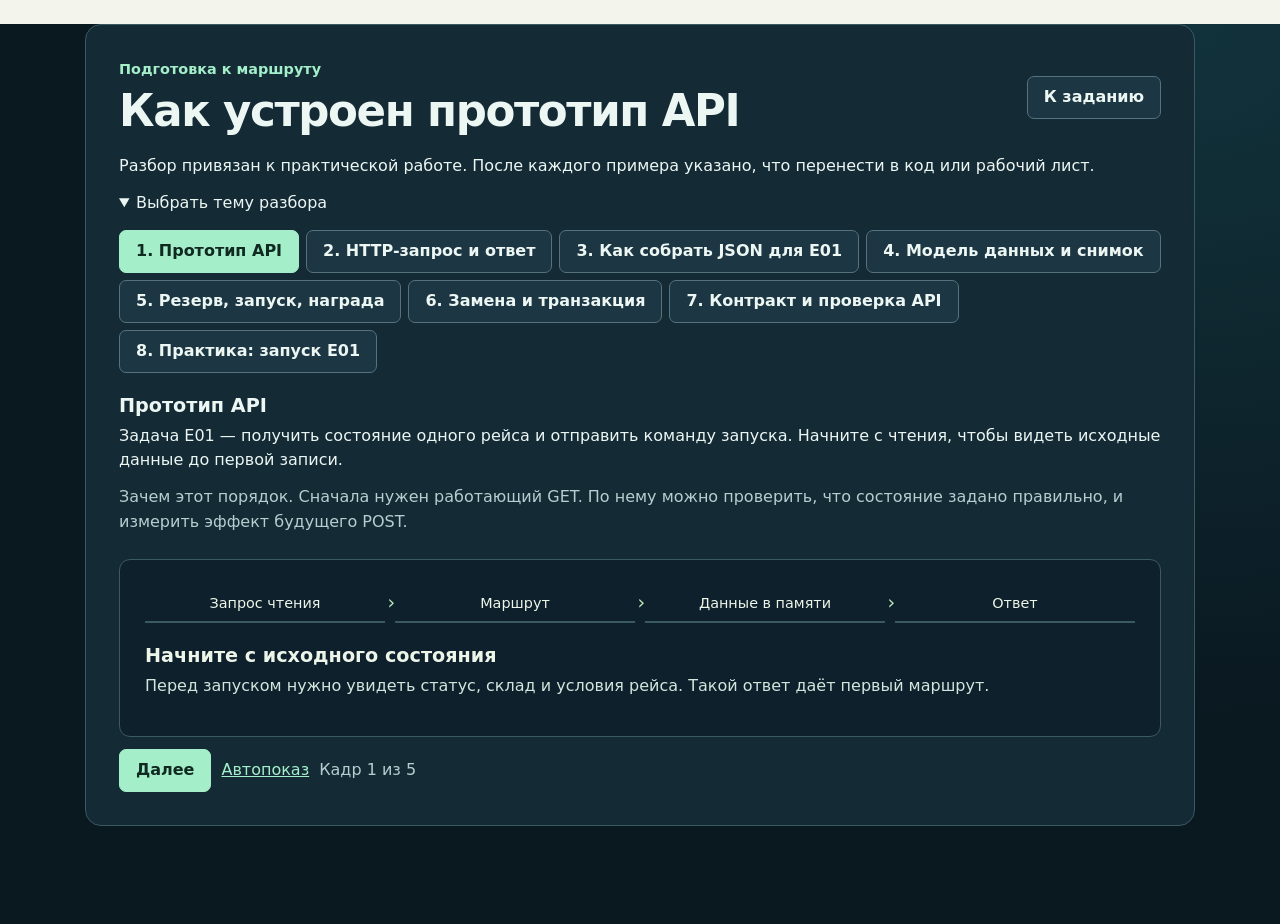
<file: wwwroot/primer.html>
<!doctype html><html lang="ru"><head><meta charset="utf-8"><meta name="viewport" content="width=device-width, initial-scale=1"><title>Вводный тренажёр по API</title><style>* { box-sizing: border-box; }
[hidden] { display: none !important; }
:root {
  --space: #0b2630;
  --deep: #103641;
  --ink: #142e34;
  --muted: #485e5b;
  --paper: #f3f5ed;
  --card: #fcfdf8;
  --line: #d5dfd2;
  --mint: #bce8bc;
  --gold: #f0ca86;
  --error: #8b352d;
  --width: 1260px;
  font: 16px/1.55 "Segoe UI", system-ui, sans-serif;
  color: var(--ink);
  background: var(--paper);
}
body { margin: 0; }
a { color: inherit; }
button, input, textarea { font: inherit; }
button { cursor: pointer; }
button:disabled { cursor: default; opacity: .66; }
:focus-visible { outline: 3px solid #c27e26; outline-offset: 4px; }
.skip { position: absolute; left: 12px; top: -80px; z-index: 9; padding: 10px 18px; background: white; }
.skip:focus { top: 12px; }
.site-header, .hero, .station-nav, main, footer { width: min(calc(100% - 60px), var(--width)); margin-inline: auto; }
.site-header { display: flex; align-items: center; justify-content: space-between; gap: 20px; min-height: 78px; }
.site-header nav { display: flex; flex-wrap: wrap; gap: 7px 22px; }
.site-header nav a { padding-block: 7px; text-decoration: none; border-bottom: 2px solid transparent; color: var(--muted); }
.site-header nav a[aria-current="page"] { border-color: #498163; color: var(--ink); font-weight: 700; }
.brand { display: flex; align-items: center; gap: 10px; text-decoration: none; font-weight: 750; white-space: nowrap; }
.logo { display: inline-grid; place-items: center; background: var(--space); color: var(--mint); width: 36px; height: 36px; border-radius: 50%; font-size: 25px; }
.hero { position: relative; display: grid; grid-template-columns: 1fr 1.13fr; overflow: hidden; min-height: 368px; border-radius: 27px 27px 27px 5px; background: var(--space); color: #eef6e9; }
.hero-copy { padding: clamp(26px, 4.4vw, 61px); z-index: 1; align-self: center; }
.signal { display: flex; align-items: center; gap: 10px; color: #c1d8c9; margin: 0 0 16px; font-size: .88rem; }
.signal span { width: 9px; height: 9px; border-radius: 50%; background: var(--mint); box-shadow: 0 0 0 4px #bce8bc26; }
h1, h2, h3, .score strong { font-family: Bahnschrift, "Segoe UI", system-ui, sans-serif; }
h1 { margin: 0; font-size: clamp(2.55rem, 5vw, 4.9rem); line-height: .99; letter-spacing: -.045em; font-weight: 680; }
h1 span { color: var(--gold); }
.hero-copy > p:not(.signal) { margin-block: 19px 25px; max-width: 37ch; color: #c7ddda; }
.hero-actions, .actions { display: flex; flex-wrap: wrap; gap: 10px; align-items: center; }
.button { display: inline-flex; align-items: center; justify-content: center; padding: 10px 16px; min-height: 43px; border: 1px solid var(--line); border-radius: 7px; text-decoration: none; font-weight: 700; background: var(--card); color: var(--ink); line-height: 1.3; text-align: center; }
.button:hover { background: #e5eee1; }
.button.primary { background: var(--mint); color: #132f2c; border-color: #a3cda3; }
.button.primary:hover { background: #d8f3cb; }
.button.ghost { color: #eef6e9; background: transparent; border-color: #66858a; }
.button.ghost:hover { background: #214650; }
.star-map { position: relative; min-height: 270px; }
.orbit-art { position: absolute; inset: 0; width: 100%; height: 100%; }
.map-node { position: absolute; left: var(--x); top: var(--y); transform: translate(-50%, -50%); display: grid; place-items: center; width: 34px; height: 34px; border-radius: 50%; border: 1px solid #bce8bc9e; color: #f4faea; background: #153b43; font: 700 .9rem Bahnschrift, sans-serif; text-decoration: none; box-shadow: 0 0 0 4px #153b4380; }
.map-node:hover, .map-node[aria-current="step"] { color: var(--space); background: var(--gold); border-color: var(--gold); }
.map-node.done { background: var(--mint); color: var(--space); }
.map-caption { display: flex; justify-content: space-between; gap: 10px; position: absolute; bottom: 0; padding: 10px 18px; color: #e3f0e3; background: #09242bcf; width: 100%; font-size: .81rem; }
.station-nav { display: grid; grid-template-columns: repeat(8, minmax(0,1fr)); gap: 6px; margin-block: 17px 26px; }
.station-nav a { display: grid; grid-template-columns: 24px auto; gap: 7px; align-items: center; min-height: 48px; padding: 7px 8px; text-decoration: none; border-bottom: 2px solid var(--line); font-size: .84rem; color: var(--muted); }
.station-nav a:hover, .station-nav a[aria-current="step"] { border-color: #437c61; color: var(--ink); background: #e4eddf; }
.station-nav .number { display: grid; place-items: center; width: 22px; height: 22px; border-radius: 50%; background: #e2e8dc; font-weight: 700; color: var(--ink); }
.station-nav .done .number { background: var(--mint); }
main { margin-bottom: 48px; min-height: 300px; }
.workspace, .sim-grid { display: grid; grid-template-columns: minmax(0, 1fr) minmax(0, .89fr); gap: 18px; align-items: start; }
.panel { background: var(--card); border: 1px solid var(--line); border-radius: 16px; padding: clamp(17px, 2.8vw, 33px); min-width: 0; }
.panel > :first-child, .reference > :first-child { margin-top: 0; }
.kicker { color: #396e55; font-size: .9rem; margin: 0 0 7px; font-weight: 700; }
h2 { font-size: clamp(1.75rem, 3.4vw, 2.95rem); margin: 0 0 12px; line-height: 1.12; letter-spacing: -.032em; overflow-wrap: anywhere; }
h3 { font-size: 1.2rem; margin: 21px 0 7px; line-height: 1.2; }
p { margin: 0 0 12px; }
.brief { border-left: 4px solid #619279; padding: 12px 15px; background: #eaf1e7; margin-block: 19px; }
.brief strong { display: block; }
.steps { padding-left: 23px; margin: 7px 0 16px; }
.steps li + li { margin-top: 6px; }
.note { color: var(--muted); }
.draft-label { display: block; margin-top: 17px; font-weight: 700; }
#draft { display: block; width: 100%; margin: 5px 0; padding: 9px; resize: vertical; border: 1px solid #729087; border-radius: 6px; color: var(--ink); background: white; }
.draft-preview { margin-bottom: 0; white-space: pre-wrap; overflow-wrap: anywhere; }
.example { border-left: 3px solid #b58a48; background: #faf2e0; padding: 10px 13px; }
.station-explanation summary { cursor: pointer; margin-bottom: 7px; }
.brief p { margin: 9px 0 0; }
.worksheet-panel { margin-top: 18px; }
.worksheet + .worksheet { border-top: 1px solid var(--line); margin-top: 20px; padding-top: 8px; }
.worksheet table { min-width: 600px; }
.worksheet td { padding: 6px; }
.worksheet textarea, .primer-json textarea { width: 100%; min-width: 105px; color: var(--ink); background: white; border: 1px solid #789288; border-radius: 5px; padding: 7px; resize: vertical; }
.text-button { border: 0; padding: 0; color: #285b48; background: none; text-decoration: underline; }
.case-selector { margin-block: 4px 18px; background: #e4eddf; padding: 13px 16px; border-radius: 10px; }
.case-selector .note { margin: 8px 0 0; }
.primer { width: 100%; }
.primer-tabs { display: flex; flex-wrap: wrap; gap: 7px; margin: 14px 0; }
.primer-tabs [aria-pressed="true"], #primer-variants [aria-pressed="true"] { background: var(--mint); border-color: #5d9272; }
.primer-visual { margin: 12px 0; padding: clamp(12px, 2.5vw, 25px); border: 1px solid #31585b; border-radius: 11px; background: var(--space); color: #edf5e9; }
.primer-visual p { color: #d4e5de; }
.primer-visual pre { background: #153943; margin: 9px 0 0; }
.primer-flow { display: grid; grid-template-columns: repeat(auto-fit, minmax(min(120px, 100%), 1fr)); gap: 10px; list-style: none; padding: 0; margin: 0; }
.primer-flow li { min-height: 53px; display: grid; place-items: center; position: relative; text-align: center; border: 1px solid #648382; border-radius: 7px; padding: 7px; font-size: .9rem; overflow-wrap: anywhere; }
.primer-flow .flow-active { background: var(--mint); color: var(--ink); font-weight: 700; }
.primer-flow .flow-blocked { border-style: dashed; color: #b9c8c7; }
.primer-flow .flow-blocked small { font-size: .77rem; }
.primer-flow:not(.primer-structure) .flow-active::after { content: ""; position: absolute; height: 4px; width: 34%; bottom: 5px; left: 33%; border-radius: 4px; background: #267057; animation: packet 420ms ease-out both; }
.primer-flow li:not(:last-child)::before { content: "›"; position: absolute; right: -10px; color: #bce8bc; z-index: 1; font-size: 19px; }
.primer-structure li:not(:last-child)::before { content: "·"; }
.relation-strip { margin: 8px 0 0; font-size: .85rem; }
@keyframes packet { from { opacity: 0; transform: translateX(-70%); } to { opacity: 1; transform: translateX(0); } }
.primer-paused .flow-active::after, .primer-paused .stock-track > * { animation-play-state: paused !important; }
.primer-stock { display: grid; gap: 8px; max-width: 640px; }
.stock-legend { display: flex; gap: 16px; margin: 0; font-size: .85rem; }
.stock-legend span::before { content: ""; display: inline-block; width: 9px; height: 9px; margin-right: 6px; border-radius: 2px; background: var(--mint); }
.stock-legend span:first-child::before { background: var(--gold); }
.stock-track { display: flex; height: 13px; background: #284951; border-radius: 8px; overflow: hidden; }
.stock-track > * { width: var(--share); transform-origin: left; animation: stock-fill 420ms ease-out both; }
.stock-track i { background: var(--gold); }
.stock-track b { background: var(--mint); }
@keyframes stock-fill { from { opacity: .55; } to { opacity: 1; } }
.primer-json { display: grid; max-width: 590px; gap: 7px; justify-items: start; margin: 10px 0; }
.primer-json textarea { font-family: Consolas, monospace; }
@media (prefers-reduced-motion: reduce) {
  .primer-flow .flow-active::after, .stock-track > * { animation: none !important; }
}
.section-heading { display: flex; justify-content: space-between; align-items: center; flex-wrap: wrap; gap: 10px; margin-bottom: 18px; }
.section-heading h2 { margin-bottom: 0; }
.challenge { border: 0; padding: 0; margin: 18px 0 22px; min-inline-size: 0; }
.challenge legend { padding: 0; font-weight: 700; margin-bottom: 9px; }
.choice { display: block; width: 100%; text-align: left; padding: 9px 11px; margin-bottom: 6px; border: 1px solid var(--line); border-radius: 6px; background: #f1f5ed; color: var(--ink); }
.choice:hover { border-color: #588870; }
.choice[data-selected="true"] { border-color: #ad6f2e; background: #fbefd7; }
.choice[data-correct="true"] { border-color: #629779; background: #def0dc; }
.feedback { min-height: 26px; color: var(--muted); margin-block: 6px 0; }
.feedback.error, .error { color: var(--error); }
.numeric { display: flex; flex-wrap: wrap; align-items: end; gap: 7px; }
.numeric label { display: grid; color: var(--muted); font-size: .9rem; }
input[type="number"] { width: 130px; padding: 8px; border: 1px solid #729087; border-radius: 5px; background: white; color: var(--ink); }
.progress-track { height: 7px; border-radius: 6px; overflow: hidden; background: #e2eadf; margin-bottom: 14px; }
.progress-track span { height: 100%; display: block; width: var(--progress); background: #548a6c; }
.table-wrap { overflow-x: auto; margin-bottom: 15px; }
table { border-collapse: collapse; text-align: left; width: 100%; font-size: .94rem; }
th, td { border-bottom: 1px solid var(--line); padding: 8px 10px; vertical-align: top; }
th { background: #e8efe4; font-weight: 750; }
td { overflow-wrap: anywhere; }
.score { display: flex; justify-content: space-between; align-items: center; border-radius: 11px; background: var(--deep); color: #f2f8ed; padding: 12px 15px; margin-bottom: 12px; }
.score strong { font-size: 2.15rem; color: var(--gold); line-height: 1; }
.missions { margin: 14px 0; }
.mission { display: grid; grid-template-columns: 1fr auto; align-items: center; gap: 6px 13px; border-top: 1px solid var(--line); padding: 13px 0; }
.mission h3 { margin: 0; }
.mission p { margin-bottom: 3px; }
.mission-id { color: #3b7158; margin-right: 6px; font-size: .83rem; font-weight: 700; }
.phase { display: inline-flex; gap: 6px; align-items: center; background: #e4efdf; border-radius: 20px; padding: 4px 10px; font-size: .84rem; }
.phases { display: flex; flex-wrap: wrap; gap: 5px; padding: 0; margin: 10px 0 15px; list-style: none; }
.phases .current { font-weight: 700; background: var(--mint); }
.history { display: grid; gap: 7px; border-left: 2px solid #73a789; padding-left: 15px; margin: 12px 0; list-style: none; }
.history time { color: var(--muted); font-size: .86rem; margin-left: 5px; }
pre { overflow: auto; background: #102f39; color: #e9f5e8; border-radius: 8px; padding: 12px; font-size: .84rem; max-height: 340px; white-space: pre-wrap; overflow-wrap: anywhere; }
code { overflow-wrap: anywhere; }
.log { display: flex; flex-wrap: wrap; gap: 6px; margin-bottom: 8px; }
.log button { border: 1px solid var(--line); border-radius: 5px; padding: 5px 7px; background: #eef4eb; color: var(--ink); font-size: .85rem; }
.log button[aria-pressed="true"] { border-color: #478463; background: var(--mint); }
[data-objective][aria-pressed="true"] { border-color: #478463; background: var(--mint); }
.reference { max-width: 1050px; }
.document header, .document article { max-width: 1020px; margin-inline: auto; }
.document header { margin-block: 28px 18px; }
.document article { margin-bottom: 36px; }
.document h1 { font-size: clamp(2rem, 5vw, 3.8rem); }
.document section + section { margin-top: 33px; border-top: 1px solid var(--line); padding-top: 25px; }
.document nav { display: flex; flex-wrap: wrap; gap: 8px; margin-block: 15px; }
.document .panel { width: min(calc(100% - 24px), 1020px); }
.document > header { width: min(calc(100% - 24px), 1020px); }
.diagram { display: flex; flex-wrap: wrap; align-items: center; gap: 6px; margin: 14px 0; }
.diagram span { border: 1px solid #a7bba9; background: #eaf3e7; border-radius: 6px; padding: 6px 9px; }
footer { border-top: 1px solid var(--line); padding-block: 16px 27px; display: flex; flex-wrap: wrap; justify-content: space-between; gap: 10px; color: var(--muted); font-size: .87rem; }
@media (max-width: 1050px) { .station-nav { grid-template-columns: repeat(4, minmax(0,1fr)); } }
@media (max-width: 800px) {
  .site-header, .hero, .station-nav, main, footer { width: calc(100% - 32px); }
  .site-header { padding-block: 12px; flex-wrap: wrap; gap: 6px; }
  .site-header nav { gap: 5px 13px; font-size: .87rem; }
  .hero { grid-template-columns: 1fr 1fr; }
  .hero-copy { padding: 25px 20px; }
  .workspace, .sim-grid { grid-template-columns: 1fr; }
}
@media (max-width: 580px) {
  .hero { grid-template-columns: 1fr; border-radius: 19px 19px 19px 4px; }
  .hero-copy { padding: 25px 19px 19px; }
  .star-map { min-height: 236px; }
  .station-nav { grid-template-columns: repeat(2, minmax(0,1fr)); margin-bottom: 19px; }
  .mission { grid-template-columns: 1fr; }
  .mission button { justify-self: start; }
  .map-node { width: 28px; height: 28px; }
}
@media print {
  .document { background: white; }
  .document nav { display: none; }
  .document .panel { padding: 0; border: 0; width: 100%; }
  .document section { break-inside: auto; }
  .document tr { break-inside: avoid; }
  .table-wrap { overflow: visible; }
}

/* The application and its in-context lessons share one palette. */
.outpost-app {
  --sim-bg: #0a1820;
  --sim-panel: #142b36;
  --sim-ink: #ecf6f3;
  --sim-muted: #b7cdcf;
  --sim-line: #3b5963;
  --sim-mint: #a4efca;
  --ink: var(--sim-ink);
  --muted: var(--sim-muted);
  --paper: var(--sim-bg);
  --card: var(--sim-panel);
  --line: var(--sim-line);
  --mint: var(--sim-mint);
  --error: #ffd0ad;
  --width: 1110px;
  min-height: 100vh;
  background: radial-gradient(ellipse at 92% 0%, #12333c 0, var(--sim-bg) 55%);
  color: var(--ink);
}
.outpost-app main:focus, .outpost-app #worksheets:focus, .outpost-app #sim-message:focus { outline: none; }
.outpost-app .site-header { min-height: 65px; }
.outpost-app .site-header nav a[aria-current="page"] { border-color: var(--mint); color: var(--mint); }
.outpost-app .logo { border: 1px solid var(--line); }
.outpost-app .skip { background: var(--card); }
.outpost-app .kicker, .outpost-app .signal { color: var(--mint); }
.outpost-app .button { color: var(--ink); background: #1c3743; border-color: #55727e; }
.outpost-app .button:hover { background: #294b57; }
.outpost-app .button.primary { color: #102a22; background: var(--mint); border-color: var(--mint); }
.outpost-app .button.primary:hover { background: #c3f7db; }
.outpost-app .button.ghost { background: transparent; }
.outpost-app .text-button { color: var(--mint); }
.outpost-app th { color: var(--ink); background: #213d49; }
.outpost-app .choice, .outpost-app .diagram span { background: #10232d; border-color: var(--line); }
.outpost-app .choice:hover { border-color: var(--mint); }
.outpost-app .choice[data-correct="true"] { background: #1f4844; border-color: var(--mint); }
.outpost-app .choice[data-selected="true"] { background: #41332b; border-color: var(--gold); }
.outpost-app input[type="number"], .outpost-app textarea, .outpost-app select {
  background: #0c202b; color: var(--ink); border-color: #5e7b83;
}
.outpost-app .brief, .outpost-app .example { background: #0e222c; color: var(--ink); }
.outpost-app .progress-track { background: #28434d; }
.outpost-app .progress-track span { background: var(--mint); }
.outpost-app .station-nav a:hover, .outpost-app .station-nav a[aria-current="step"] {
  color: var(--mint); background: #1b3945; border-color: var(--mint);
}
.outpost-app .station-nav .number { background: #28434d; color: var(--ink); }
.outpost-app .station-nav .done .number { background: var(--mint); color: #102a22; }
.outpost-app .map-note { color: var(--muted); padding-top: 16px; }
.simulator-mode .hero, .simulator-mode .station-nav, .station-mode .hero, .project-map-mode .station-nav { display: none; }
.station-mode .station-nav { margin-top: 4px; }
.station-workspace h1, .reference h1 { font-size: clamp(1.85rem,4.5vw,3rem); margin-bottom: 12px; }
.station-section { border-top: 1px solid var(--line); margin-top: 20px; padding-top: 16px; }
.station-section h2 { font-size: clamp(1.25rem,3vw,1.65rem); }
.station-section .primer { padding: 15px 0 0; border: 0; }
.station-draft { margin-top: 18px; }
.station-section .challenge { max-width: 730px; }
.dossier-source { border-top: 1px solid var(--line); padding: 10px 0 3px; }
.dossier-source h4 { margin: 0 0 4px; }
.dossier-source:target { border-color: var(--mint); }
.lab-http-guide { margin-block: 1rem; }
.lab-http-guide summary { font-weight: 700; }
.worked-example { border-left: 2px solid var(--line); padding: 6px 12px; margin: 0 0 14px; }
.worked-example summary { font-weight: 700; cursor: pointer; }
.worked-example dl { display: grid; grid-template-columns: minmax(0, 1fr) minmax(0, 2fr); gap: 6px 12px; }
.worked-example dt { font-weight: 700; }
.worked-example dd { margin: 0; overflow-wrap: anywhere; }
.mobile-cell-label { display: none; }
@media screen and (max-width: 760px) {
  .worked-example dl { display: block; }
  .worked-example dd { margin-bottom: 6px; }
  .worksheet-table { overflow: visible; }
  .worksheet-table table, .worksheet-table tbody, .worksheet-table tr, .worksheet-table td { display: block; width: 100%; }
  .worksheet .worksheet-table table { min-width: 0; }
  .worksheet-table thead { position: absolute; width: 1px; height: 1px; overflow: hidden; clip-path: inset(50%); }
  .worksheet-table tbody tr { border: 1px solid var(--line); border-radius: 8px; margin-bottom: 12px; padding: 7px 10px; }
  .worksheet-table tbody td { border: 0; padding: 6px 0; overflow-wrap: anywhere; }
  .worksheet-table .mobile-cell-label { display: block; font-size: .85rem; font-weight: 700; margin-bottom: 3px; color: var(--muted); }
  .worksheet-table textarea { min-width: 0; }
}

.sim-shell {
  background: var(--card);
  border: 1px solid var(--line);
  border-radius: 13px;
  padding: clamp(16px, 3.6vw, 37px);
}
.sim-heading {
  display: flex;
  flex-wrap: wrap;
  gap: 8px 18px;
  justify-content: space-between;
  align-items: baseline;
  border-bottom: 1px solid var(--line);
  padding-bottom: 11px;
  margin-bottom: 16px;
}
.sim-heading p { margin: 0; font-weight: 700; font-size: .95rem; color: var(--mint); }
.sim-eyebrow { margin-bottom: 7px; color: var(--mint); font-size: .87rem; font-weight: 650; }
.sim-status { color: var(--mint); font-size: .94rem; margin-bottom: 11px; }
.sim-status:empty { display: none; }
.sim-status-error { color: var(--error); }
.sim-progress { margin: 0 0 18px; }
.sim-progress p { color: var(--muted); margin: 0 0 7px; font-size: .89rem; }
.sim-progress ol { list-style: none; padding: 0; margin: 0; display: grid; grid-template-columns: repeat(5, minmax(0, 1fr)); gap: 6px; }
.sim-progress li { display: flex; margin: 0; min-width: 0; }
.sim-progress a { display: flex; align-items: center; gap: 7px; padding: 7px 8px; width: 100%; min-height: 44px; color: var(--muted); border-bottom: 2px solid var(--line); font-size: .85rem; line-height: 1.25; text-decoration: none; }
.sim-progress a:hover { color: var(--mint); border-color: var(--mint); background: #183b43; }
.sim-progress li span { display: grid; place-items: center; border: 1px solid var(--line); border-radius: 50%; width: 23px; height: 23px; flex: none; }
.sim-progress [aria-current="step"] { border-color: var(--mint); background: #183b43; color: var(--ink); border-radius: 6px 6px 0 0; }
.sim-progress [aria-current="step"] span { border-color: var(--mint); background: var(--mint); color: #102a22; font-weight: 800; }
.sim-panel { min-width: 0; }
.sim-panel h2 { font-size: clamp(1.55rem,4vw,2.65rem); scroll-margin-top: 20px; }
.sim-panel p { max-width: 76ch; }
.sim-panel pre { background: #0b1f2a; border: 1px solid var(--line); }
.sim-panel .sim-cue { max-width: none; margin: 14px 0; padding: 11px 14px; border-inline-start: 3px solid var(--gold); border-radius: 0 6px 6px 0; background: #243539; }
.sim-cue strong { display: block; color: var(--gold); margin-bottom: 2px; }
.sim-directions { padding-inline-start: 24px; margin: 15px 0; }
.sim-directions > li { padding: 3px 0 6px 3px; }
.sim-directions > li::marker { color: var(--mint); font-weight: 750; }
.sim-directions ul { list-style: none; padding: 3px 0 3px 11px; margin: 5px 0 0; border-inline-start: 1px solid var(--line); }
.sim-directions ul li { margin: 3px 0; color: var(--muted); }
.sim-directions b { color: var(--ink); margin-inline-end: 4px; }
.sim-sources tbody th { background: transparent; }
.sim-sources small { display: block; margin-top: 2px; color: var(--muted); font-weight: 400; line-height: 1.35; }
.sim-sources th:not(:first-child), .sim-sources td { width: 15%; text-align: center; }
.sim-actions { display: flex; flex-wrap: wrap; gap: 9px 17px; align-items: center; margin-top: 15px; }
.sim-detail { margin-top: 18px; padding-top: 9px; border-top: 1px solid var(--line); }
.sim-detail summary { color: var(--muted); cursor: pointer; width: fit-content; }
.sim-detail[open] summary { color: var(--mint); }
.sim-text-link { color: var(--muted); font-size: .92rem; text-underline-offset: 3px; }
.sim-text-link:hover { color: var(--mint); }
.sim-signal { list-style: none; padding: 0; margin-block: 10px 15px; display: grid; grid-template-columns: repeat(3, minmax(0, 1fr)); gap: 8px; }
.sim-signal li { margin: 0; padding: 10px 12px; border: 1px solid var(--line); border-top: 2px solid var(--mint); border-radius: 6px; background: #142e39; }
.sim-signal span { display: block; color: var(--muted); }
@media (prefers-reduced-motion: no-preference) {
  .sim-signal li { animation: sim-signal-in .5s ease-out both; }
  .sim-signal li:nth-child(2) { animation-delay: .14s; }
  .sim-signal li:nth-child(3) { animation-delay: .28s; }
  @keyframes sim-signal-in {
    from { opacity: .5; transform: translateY(5px); }
    to { opacity: 1; transform: translateY(0); }
  }
}
.sim-animation, .sim-log { border-top: 1px solid var(--line); padding-block: 9px; }
.sim-animation summary, .sim-log summary { cursor: pointer; overflow-wrap: anywhere; }
.sim-animation summary { color: var(--mint); font-weight: 700; }
.outpost-app .primer-next { color: var(--mint); border-color: var(--mint); }
.sim-animation .primer { padding: 12px 0 0; border: 0; }
.primer-application { border-left: 3px solid var(--mint); padding: 5px 0 5px 10px; }
.outpost-app .primer-visual { background: #0d202b; border-color: var(--line); }
.outpost-app .primer-flow li { min-height: 38px; border: 0; border-bottom: 2px solid var(--line); border-radius: 0; }
.outpost-app .primer-flow .flow-active { color: var(--mint); background: transparent; border-color: var(--mint); }
.outpost-app .primer-flow .flow-active::after { display: none; }
.outpost-app .primer-tabs [aria-pressed="true"], .outpost-app #primer-variants [aria-pressed="true"],
.outpost-app [data-objective][aria-pressed="true"] { color: #102a22; background: var(--mint); border-color: var(--mint); }
.sim-prediction { display: grid; gap: 4px; }
.sim-prediction span, .sim-prediction small, .sim-hint { color: var(--muted); }
.sim-prediction textarea, .sim-journal-select select { border: 1px solid #5e7b83; border-radius: 6px; padding: 8px; }
.sim-prediction textarea { width: min(100%,710px); resize: vertical; }
.sim-inventory { margin: 10px 0 0; }
.sim-inventory h3 { margin-top: 0; }
.sim-balance { margin: 0; color: var(--muted); }
.sim-balance strong { color: var(--gold); font-size: 1.2rem; }
.sim-observation { border-left: 3px solid var(--mint); padding-left: 11px; }
.sim-result { margin-top: 14px; }
.sim-saved { color: var(--muted); overflow-wrap: anywhere; white-space: pre-wrap; }
.sim-pick { border: 0; padding: 0; margin: 10px 0 0; min-inline-size: 0; }
.sim-pick legend { margin-bottom: 3px; font-weight: 700; }
.sim-panel .sim-stock-note { display: flex; flex-wrap: wrap; align-items: center; gap: 4px 14px; max-width: none; border-inline-start: 3px solid var(--mint); padding: 7px 12px; background: #193540; }
.sim-dock { display: grid; grid-template-columns: minmax(0, 1fr) minmax(0, 1fr); gap: 10px; align-items: stretch; }
.sim-dock h3 { font-size: 1rem; margin: 0 0 6px; }
.sim-cargo-tray { display: grid; grid-template-columns: 1fr 1fr; gap: 6px; align-content: start; }
.sim-cargo-tray h3 { grid-column: 1 / -1; }
.sim-cargo-card { display: grid; gap: 4px; align-content: start; min-width: 0; padding: 9px; text-align: left; color: var(--ink); background: #193540; border: 1px solid var(--line); border-radius: 7px; cursor: grab; }
.sim-cargo-card:hover, .sim-cargo-card[aria-pressed="true"] { border-color: var(--mint); background: #214752; }
.sim-cargo-card:active { cursor: grabbing; }
.sim-cargo-card small { color: var(--muted); line-height: 1.3; }
.sim-cargo-count { display: inline-flex; flex-wrap: wrap; gap: 4px 8px; }
.sim-cargo-count span { display: inline-block; border-radius: 4px; padding: 2px 6px; background: #102630; color: var(--muted); white-space: nowrap; font-size: .84rem; }
.sim-cargo-count b { color: var(--mint); margin-inline-start: 2px; }
.sim-cargo-hold { padding: 9px 12px; border: 2px dashed #537784; border-radius: 7px; background: #0d242f; }
.sim-cargo-target, .sim-cargo-hold:has(.sim-cargo-loaded) { border-color: var(--mint); }
.sim-cargo-target { background: #214752; }
.sim-cargo-hold p { margin: 3px 0; }
.sim-cargo-loaded > p:first-child { color: var(--mint); }
.sim-flight { display: flex; gap: 12px; align-items: center; color: var(--mint); font-size: .9rem; font-weight: 700; margin-bottom: 12px; }
.sim-flight-path { position: relative; flex: 1; border-block-end: 1px dashed var(--line); }
.sim-flight-path svg { position: absolute; inset-block-start: -12px; inset-inline-start: calc(100% - 24px); background: var(--card); }
@media (prefers-reduced-motion: no-preference) {
  .sim-cargo-loaded { animation: sim-dock-in .24s ease-out both; }
  .sim-flight-path svg { animation: sim-flight-out .65s ease-out both; }
  @keyframes sim-dock-in {
    from { opacity: .6; transform: translateX(-6px); }
    to { opacity: 1; transform: translateX(0); }
  }
  @keyframes sim-flight-out {
    from { inset-inline-start: 0; }
    to { inset-inline-start: calc(100% - 24px); }
  }
}
.sim-option { display: flex; gap: 10px; align-items: start; border-bottom: 1px solid var(--line); padding: 9px 8px; cursor: pointer; min-height: 44px; }
.sim-option:hover, .sim-option:has(input:checked) { background: #21414d; }
.sim-option:has(input:focus-visible) { outline: 2px solid var(--gold); outline-offset: 2px; }
.sim-option input { accent-color: var(--mint); margin: 5px 0 0; flex: 0 0 auto; }
.sim-option small { display: block; color: var(--muted); font-size: .9rem; margin-top: 2px; }
.sim-journal-select { display: flex; flex-wrap: wrap; gap: 8px; align-items: end; margin-bottom: 13px; }
.sim-journal-select label { display: grid; gap: 4px; max-width: 100%; }
[data-sim-form="custom"] fieldset { display: flex; flex-wrap: wrap; gap: 8px 16px; margin: 14px 0; border: 1px solid var(--line); min-inline-size: 0; }
[data-sim-form="custom"] legend { font-weight: 700; color: var(--mint); }
.sim-form-hint { flex: 1 0 100%; color: var(--muted); margin: 0; }
[data-sim-form="custom"] label { display: grid; gap: 4px; flex: 1 1 120px; min-width: 0; }
[data-sim-form="custom"] input { width: 100%; border: 1px solid var(--line); border-radius: 6px; padding: 6px; }
@media (max-width: 680px) {
  .sim-progress ol { grid-template-columns: repeat(7, minmax(0, 1fr)); }
  .sim-progress a { justify-content: center; }
  .sim-progress li:has([aria-current="step"]) { grid-column: span 3; }
  .sim-progress a:not([aria-current]) strong { position: absolute; inline-size: 1px; block-size: 1px; overflow: hidden; clip-path: inset(50%); }
  .sim-dock { grid-template-columns: 1fr; }
}
@media (max-width: 460px) {
  .sim-signal { grid-template-columns: 1fr; gap: 4px; }
  .sim-panel th, .sim-panel td { padding-inline: 5px; }
}
</style></head><body class="outpost-app"><main data-standalone-primer style="margin-top:24px"></main><script>(() => {
  const slides = [
    {
      title: 'Прототип API', labels: ['Запрос чтения', 'Маршрут', 'Данные в памяти', 'Ответ'],
      intro: 'Задача E01 — получить состояние одного рейса и отправить команду запуска. Начните с чтения, чтобы видеть исходные данные до первой записи.',
      frames: [
        ['Начните с исходного состояния', 'Перед запуском нужно увидеть статус, склад и условия рейса. Такой ответ даёт первый маршрут.'],
        ['Клиент отправляет запрос', 'GET запрашивает состояние. Маршрут /api/game определяет, какие данные нужны.', 'GET /api/game'],
        ['MapGet связывает путь с кодом', 'В Program.cs обработчик собирает поля для ответа. C# создаёт объект, ASP.NET Core преобразует его в JSON.', 'app.MapGet("/api/game", () =>\n    new { status, stock, agreedCost, currentCost, history });'],
        ['Данные хранятся в памяти', 'Один рейс представлен переменными в Program.cs. Этого достаточно, чтобы проверить исходное состояние и эффект одной команды.'],
        ['Ответ становится точкой отсчёта', 'Сохраните состояние до команды. Позже запросите его снова и сравните, что изменилось.', '{ "status": "prepared", "stock": { "fuel": 10, "rations": 5 } }']
      ]
    },
    {
      title: 'HTTP-запрос и ответ', labels: ['Метод и путь', 'Заголовки', 'Тело', 'Результат'],
      intro: 'Студенту нужно запустить уже подготовленный E01. Соберите запрос из метода, адреса, заголовка и тела. Затем по ответу определите результат.',
      frames: [
        ['Определите действие', 'Запуск меняет состояние. Поэтому для него нужен POST. Перед и после команды GET покажет, как изменились данные.'],
        ['Укажите метод и путь', 'Сервер находит обработчик по двум признакам: POST и путь к переходам E01.', 'POST /api/expeditions/E01/transitions'],
        ['Обозначьте формат тела', 'Content-Type сообщает серверу, как прочитать тело. В файле .http между заголовком и телом нужна пустая строка.', 'Content-Type: application/json'],
        ['Укажите команду', 'Поле action сообщает, какой переход требуется. Сервер определяет стоимость по своим данным.', '{ "action": "launch" }'],
        ['Прочитайте ответ', '200 означает, что команда принята. 400 указывает на ошибку в запросе, 409 — на конфликт с текущим состоянием. После ответа перечитайте склад через GET.', 'HTTP/1.1 200 OK']
      ]
    },
    {
      title: 'Как собрать JSON для E01', labels: ['Команда', 'Тело запроса', 'Поле в C#', 'Проверка'],
      intro: 'Команда «Запустить рейс» должна попасть из файла requests.http в ваш обработчик. JSON — текстовое тело запроса, из которого ASP.NET Core заполнит объект LaunchRequest.',
      frames: [
        ['Диспетчер выбирает запуск', 'Маршрут указывает рейс E01. Телу запроса остаётся передать имя команды — launch.', 'POST /api/expeditions/E01/transitions'],
        ['Выберите поле для команды', 'Положите команду в объект. Фигурные скобки обозначают объект, action — имя поля. После двоеточия идёт строка в двойных кавычках.', '{ "action": "launch" }'],
        ['Поставьте JSON в конец запроса', 'Сначала адрес и заголовок формата, затем пустая строка и тело. Сервер знает, где начинается JSON.', 'POST /api/expeditions/E01/transitions\nContent-Type: application/json\n\n{ "action": "launch" }'],
        ['Прочитайте значение в обработчике', 'ASP.NET Core заполнит request.Action из поля action. Код проверит значение launch, затем статус prepared. Только после этих проверок можно списывать запас.', 'record LaunchRequest(string? Action);\n// В обработчике:\nif (request.Action != "launch") return Results.BadRequest();'],
        ['Соберите тело сами', 'Исправьте заготовку. После проверки вставьте полученный JSON в requests.http сразу после пустой строки под Content-Type.']
      ]
    },
    {
      title: 'Модель данных и снимок', labels: ['Mission', 'Expedition', 'ExpeditionSupply', 'ExpeditionStatusEvent'],
      intro: 'Таблица хранит экземпляры сущности. Первичный ключ различает записи. Внешний ключ связывает запись с другой таблицей.',
      frames: [
        ['Сопоставьте каталог и рейс', 'Одна миссия может иметь несколько попыток. Снимок хранится у попытки.'],
        ['Каталог показывает текущие условия', 'У M01 в каталоге редакция 2. В учебной базе карточка принадлежит конкретной партии.', 'Mission: playerId + id\nM01 · редакция 2 · 160 кредитов'],
        ['Рейс хранит принятые условия', 'Expedition ссылается на Mission. В уже подготовленном рейсе остаются редакция 1 и награда 100.', 'Expedition: id → missionId\nСнимок: редакция 1, 100 кредитов'],
        ['Стоимость хранится по видам', 'У одного рейса две строки стоимости. Для запуска читается 6 топлива и 2 пайка из снимка.', 'ExpeditionSupply: expeditionId + supplyCode\nfuel = 6\nrations = 2'],
        ['Переходы записываются отдельно', 'Журнал связан с рейсом через expeditionId. Поле sequence определяет порядок, а время UTC фиксирует момент.', '1 prepared → 2 inFlight → 3 completed']
      ],
      structure: true
    },
    {
      title: 'Резерв, запуск, награда', labels: ['На складе', 'Подготовка', 'Запуск', 'Завершение'],
      intro: 'Резерв удерживает груз для подготовленного рейса. Физическое количество уменьшается при запуске.',
      frames: [
        ['До подготовки', 'Есть 10 топлива и 5 пайков. Пока доступен весь запас.', null, [10,5,0,0,0]],
        ['Подготовить M01', 'На складе остаётся 10/5. Резерв 6/2. Доступно 4/3.', null, [10,5,6,2,0]],
        ['Запустить M01', 'Сервер списывает стоимость снимка. На складе 4/3, резерва нет.', null, [4,3,0,0,0]],
        ['Завершить M01', 'Баланс увеличивается на 100 кредитов. Доступный запас 4/3 позволяет подготовить M03.', null, [4,3,0,0,100]]
      ],
      direct: true
    },
    {
      title: 'Замена и транзакция', labels: ['Проверка', 'Старый рейс', 'Новый рейс', 'Результат'],
      intro: 'Транзакция связывает проверки и запись. Замена целиком сохраняется только при допустимом результате.',
      variants: [['ok', 'Запас 7 / 3'], ['fail', 'Запас 8 / 2']],
      frames: [
        ['Исходный рейс подготовлен', 'Резерв 6/2, каталог уже требует 7/3. Выберите запас для учебного примера.'],
        ['Сервер сравнивает каждый ресурс', 'После учёта старого резерва 7 ≥ 7 и 3 ≥ 3. Замена допустима.'],
        ['Закрывается исходная попытка', 'Изменение выполняется внутри транзакции. Исходный рейс получит статус cancelled при подтверждении всех изменений.'],
        ['Создаётся связанный рейс', 'Новый рейс получит снимок 7/3 и 160 и ссылку на исходный идентификатор.'],
        ['Изменения подтверждены', '201 Created. Резерв 7/3, доступно 0/0. Физическое списание произойдёт при запуске.', 'COMMIT → 201 Created', [7,3,7,3,0]]
      ],
      failure: [
        ['Исходный рейс подготовлен', 'На складе 8 топлива и 2 пайка. Резерв 6/2, каталог требует 7/3.', null, [8,2,6,2,0]],
        ['Проверка обнаружила дефицит пайков', 'Топлива хватает: 8 ≥ 7. Пайков не хватает: 2 < 3. Переход к изменениям закрыт.', null, [8,2,6,2,0]],
        ['Состояние сохраняется', '409 и код insufficient_supplies. Старый рейс остаётся prepared, резерв 6/2, доступно 2/0. Ни один новый рейс или событие не записаны.', '409 Conflict · insufficient_supplies', [8,2,6,2,0], 3]
      ]
    },
    {
      title: 'Контракт и проверка API', labels: ['Условие', 'Прогноз', 'Запрос', 'Сверка'],
      intro: 'Контракт описывает маршруты, вход и выход. Приёмочный тест связывает этот контракт с реальным состоянием базы.',
      frames: [
        ['Выберите контрольный случай', 'На складе 8/2. M01 подготовлена по редакции 1. Каталог отдаёт редакцию 2.'],
        ['Запишите прогноз', 'Укажите статус, код и состояние после отказа. Сохраните исходный ID и количество событий.', 'Ожидание: 409; резерв 6/2; старый рейс prepared'],
        ['Выполните HTTP-запрос', 'Подставьте ID партии и рейса в файл requests.http. Можно отправить запрос напрямую к своей сборке.', 'POST /api/expeditions/{{expeditionId}}/replacements\n{ "expectedCatalogRevision": 2 }'],
        ['Сопоставьте наблюдения', 'Сверьте статус и code, затем перечитайте состояние партии и историю. Откройте контракт OpenAPI, чтобы проверить поля и типы.', 'Факт: 409 insufficient_supplies. До/после: резерв 6/2, одно событие.']
      ]
    },
    {
      title: 'Практика: запуск E01', labels: ['Исходные данные', 'Проверка статуса', 'Первый запуск', 'Повтор команды'],
      intro: 'В первом прототипе один рейс, а данные хранятся в памяти. Сформулируйте прогноз по двум условиям каталога и проверьте его своим обработчиком.',
      variants: [['ok', 'Каталог 7 / 3'], ['fail', 'Каталог 8 / 4']],
      direct: true,
      frames: [
        ['Сопоставьте три записи', 'Склад 10/5. Снимок E01 6/2. Каталог M01 7/3. Какой источник определит списание?', null, [10,5,6,2,0]],
        ['Команда launch допустима', 'Рейс имеет статус prepared. Обработчик проверяет action и состояние до изменения запаса.', 'POST /api/expeditions/E01/transitions\n{ "action": "launch" }'],
        ['Первый запуск · 200', 'Списывается 6/2 из согласованного снимка. Остаток 4/3, журнал получает inFlight.', '{ "status": "inFlight", "stock": { "fuel": 4, "rations": 3 } }', [4,3,0,0,0]],
        ['Повтор той же команды · 409', 'Статус уже inFlight. Остаток 4/3 и два события сохраняются.', '409 Conflict\nhistory: prepared → inFlight', [4,3,0,0,0]]
      ],
      failure: [
        ['Изменился только каталог', 'Склад 10/5. Снимок E01 6/2. Каталог M01 теперь 8/4. Запишите новый прогноз.', null, [10,5,6,2,0]],
        ['Проверяем статус prepared', 'Каталог изменился, но запуск относится к уже согласованному рейсу. Тело команды осталось прежним.', '{ "action": "launch" }'],
        ['Первый запуск · 200', 'Снимок по-прежнему 6/2. Остаток равен 4/3. Остаток 2/1 указывал бы на ошибочное чтение каталога.', '{ "status": "inFlight", "stock": { "fuel": 4, "rations": 3 } }', [4,3,0,0,0]],
        ['Повтор · 409', 'Проверка состояния выполняется до списания. Результат: 4/3 и два события.', '409 Conflict\nhistory: prepared → inFlight', [4,3,0,0,0]]
      ]
    }
  ];
  const practiceNotes = [
    ['Зачем этот порядок', 'Сначала нужен работающий GET. По нему можно проверить, что состояние задано правильно, и измерить эффект будущего POST.', 'В папке first-api запустите заготовку и прочитайте /api/game. Найдите склад, снимок и каталог в одном ответе.'],
    ['Зачем этот порядок', 'Метод и путь находят обработчик. Заголовок помогает прочитать тело. Тело задаёт команду, а ответ показывает, принял ли её сервер.', 'Откройте requests.http. Найдите метод, путь, Content-Type и тело. Затем отправьте GET, POST запуска и ещё один GET.'],
    ['Зачем этот порядок', 'Сначала определите, какую команду принимает C#. Из этого следует имя поля и его тип. Только затем соберите текст JSON.', 'Используйте проверенное тело в POST своего проекта. При 400 проверьте значение action и формат запроса.'],
    ['Зачем этот порядок', 'Сначала различите миссию и рейс, затем решите, где хранить стоимость и события. Связи на схеме показывают происхождение данных.', 'В ЛР04–ЛР06 внесите миссию, рейс и снимок в рабочий лист. Для каждой записи укажите ключ и назначение.'],
    ['Зачем этот порядок', 'Подготовка удерживает груз. Запуск расходует груз. Завершение подтверждает награду. Каждый шаг меняет свою часть состояния.', 'В ЛР05 запишите предусловие и результат каждой команды. В ЛР07 проверьте запас и резерв после подготовки и запуска.'],
    ['Зачем этот порядок', 'Сначала сервер проверяет запас, затем меняет обе записи в одной транзакции. Так отказ оставляет понятное состояние для диспетчера.', 'В сценариях проверьте замену на запасах 7/3 и 8/2. Сравните старый и новый рейсы, резерв и код HTTP.'],
    ['Зачем этот порядок', 'Прогноз записывают до запроса. После запроса сверяют и код, и фактическое состояние. Это выявляет ошибки, даже если HTTP-код выглядит верно.', 'Для своего API запустите Check-E01.ps1. Для проекта с SQLite сохраните в ЛР07 состояние до команды и после неё.'],
    ['Зачем этот порядок', 'Первый запуск меняет статус и запас. Повтор той же команды проверяет, что сервер учитывает новый статус до списания.', 'В first-api сначала реализуйте проверку action и статуса, затем списание по снимку. Прогоните оба каталога: 7/3 и 8/4.']
  ];

  const escape = value => String(value).replace(/[&<>"']/g, character =>
    ({ '&': '&amp;', '<': '&lt;', '>': '&gt;', '"': '&quot;', "'": '&#39;' })[character]);

  function inventory(values) {
    const [fuel, rations, fuelHeld, rationsHeld, credits] = values;
    const bar = (label, stock, reserved, maximum) => '<div class="stock-line"><span>' + label +
      ' · склад ' + stock + ' · резерв ' + reserved + ' · доступно ' + (stock - reserved) +
      '</span><div class="stock-track" aria-hidden="true"><i style="--share:' + reserved / maximum * 100 +
      '%"></i><b style="--share:' + (stock - reserved) / maximum * 100 + '%"></b></div></div>';
    return '<div class="primer-stock"><p class="stock-legend"><span>Резерв</span><span>Доступно</span></p>' +
      bar('Топливо', fuel, fuelHeld, 10) + bar('Пайки', rations, rationsHeld, 5) +
      '<p>Баланс — <strong>' + credits + ' кредитов</strong></p></div>';
  }

  window.mountPrimer = function mountPrimer(root, initialChapter = 0, singleChapter = false) {
    let chapter = initialChapter;
    let step = 0;
    let branch = 'ok';
    let playing = false;
    let timer;
    const stepDuration = 5200;
    let remaining = stepDuration;
    let deadline = 0;
    const movement = matchMedia('(prefers-reduced-motion: reduce)');
    let jsonDraft = '{ "action": "start" }';

    root.innerHTML = '<article class="panel primer">' + (singleChapter ? '' : '<div class="section-heading"><div><p class="kicker">Подготовка к маршруту</p>' +
      '<h2>Как устроен прототип API</h2></div><a class="button" href="' +
      (root.hasAttribute('data-standalone-primer') ? 'student-guide.html' : '#map') + '">' +
      (root.hasAttribute('data-standalone-primer') ? 'К заданию' : 'К карте') + '</a></div>' +
      '<p>Разбор привязан к практической работе. После каждого примера указано, что перенести в код или рабочий лист.</p>' +
      '<details class="station-explanation" open><summary>Выбрать тему разбора</summary><nav class="primer-tabs" aria-label="Темы тренажёра">' + slides.map((item, index) =>
        '<button class="button" data-chapter="' + index + '">' + (index + 1) + '. ' + escape(item.title) + '</button>').join('') +
      '</nav></details>') + '<h3 id="primer-title"></h3><p id="primer-intro"></p><p id="primer-purpose" class="note"></p>' +
      '<div id="primer-variants" class="actions"></div>' +
      '<div class="primer-visual" id="primer-frame"></div><div id="primer-json"></div>' +
      '<div class="actions primer-controls"><button class="button" data-player="previous">Назад</button>' +
      '<button class="button ' + (singleChapter ? 'primer-next' : 'primary') + '" data-player="next">Далее</button>' +
      '<button class="text-button" data-player="play">Автопоказ</button>' +
      '<button class="text-button" data-player="restart">Повторить с начала</button>' +
      '<span class="note" id="primer-step" role="status"></span></div></article>';
    const visual = root.querySelector('#primer-frame');
    const stepLabel = root.querySelector('#primer-step');
    const controls = root.querySelector('.primer-controls');

    const current = () => slides[chapter];
    const frames = () => branch === 'fail' && current().failure ? current().failure : current().frames;
    const last = () => frames().length - 1;
    function renderTabs() {
      root.querySelectorAll('[data-chapter]').forEach(item => item.setAttribute('aria-pressed', String(Number(item.dataset.chapter) === chapter)));
      root.querySelector('#primer-title').textContent = current().title;
      root.querySelector('#primer-intro').textContent = current().intro;
      root.querySelector('#primer-purpose').textContent = practiceNotes[chapter][0] + '. ' + practiceNotes[chapter][1];
      root.querySelector('#primer-variants').innerHTML = (current().variants ?? []).map(([key, label]) =>
        '<button class="button" data-branch="' + key + '" aria-pressed="' + (key === branch) + '">' + escape(label) + '</button>').join('');
    }

    function renderControls() {
      controls.querySelector('[data-player="previous"]').hidden = step === 0;
      controls.querySelector('[data-player="next"]').hidden = step === last();
      const play = controls.querySelector('[data-player="play"]');
      play.hidden = step === last() && !playing;
      play.textContent = playing ? 'Пауза' : 'Автопоказ';
      controls.querySelector('[data-player="restart"]').hidden = step !== last();
      stepLabel.textContent = 'Кадр ' + (step + 1) + ' из ' + frames().length;
    }

    function renderFrame() {
      const [heading, detail, snippet, values, special] = frames()[step];
      const active = special ?? (current().direct ? step : step - 1);
      visual.classList.remove('primer-paused');
      visual.innerHTML = '<ol class="primer-flow' + (current().structure ? ' primer-structure' : '') + '" aria-label="Схема">' +
        current().labels.map((label, index) => {
          const blocked = chapter === 5 && branch === 'fail' && step > 0 && [1, 2].includes(index);
          return '<li class="' + (index === active ? 'flow-active' : blocked ? 'flow-blocked' : '') + '"' +
            (index === active ? ' aria-current="step"' : '') + '>' + escape(label) + (blocked ? '<small>пропущен</small>' : '') + '</li>';
        }).join('') + '</ol>' +
        (current().structure ? '<p class="relation-strip"><code>Mission 1 → * Expedition</code> · ' +
          '<code>Expedition 1 → * ExpeditionSupply</code> · <code>Expedition 1 → * ExpeditionStatusEvent</code></p>' : '') +
        '<h3>' + escape(heading) + '</h3><p>' + escape(detail) + '</p>' +
        (values ? inventory(values) : '') + (snippet ? '<pre>' + escape(snippet) + '</pre>' : '');
      const practice = root.querySelector('#primer-json');
      practice.innerHTML = step !== last() ? '' : '<p class="primer-application"><strong>Что сделать в проекте.</strong> ' +
        escape(practiceNotes[chapter][2]) + '</p>' + (chapter === 2
        ? '<form class="primer-json"><label for="json-exercise">Тело POST для запуска E01</label>' +
          '<textarea id="json-exercise" rows="3" spellcheck="false">' + escape(jsonDraft) +
          '</textarea><button class="button primary" type="submit">Проверить JSON</button><p role="status" id="json-result"></p></form>' : '');
      renderControls();
    }

    function pause(keepTime = false) {
      if (timer) {
        clearTimeout(timer);
        timer = undefined;
        if (keepTime) remaining = Math.max(0, deadline - performance.now());
      }
      if (!keepTime) remaining = stepDuration;
      playing = false;
      renderControls();
    }

    function schedule() {
      deadline = performance.now() + remaining;
      timer = setTimeout(() => {
        timer = undefined;
        remaining = stepDuration;
        step++;
        if (step === last()) playing = false;
        renderFrame();
        if (playing) schedule();
      }, remaining);
    }

    function handleClick(event) {
      const target = event.target.closest('button');
      if (!target || !root.contains(target)) return;
      if (target.dataset.chapter !== undefined) {
        pause();
        chapter = Number(target.dataset.chapter);
        step = 0;
        branch = 'ok';
        renderTabs();
        renderFrame();
        return;
      }
      if (target.dataset.branch) {
        pause();
        branch = target.dataset.branch;
        step = 0;
        renderTabs();
        root.querySelector('[data-branch="' + branch + '"]').focus();
        renderFrame();
        return;
      }
      switch (target.dataset.player) {
        case 'previous': pause(); step = Math.max(0, step - 1); renderFrame(); break;
        case 'next': pause(); step = Math.min(last(), step + 1); renderFrame(); break;
        case 'restart': pause(); step = 0; renderFrame(); break;
        case 'play':
          if (playing) {
            pause(true);
            visual.classList.add('primer-paused');
          } else if (step < last()) {
            playing = true;
            visual.classList.remove('primer-paused');
            schedule();
            renderControls();
          }
          break;
      }
    }

    function validateJson(event) {
      if (!event.target.matches('.primer-json')) return;
      event.preventDefault();
      const result = root.querySelector('#json-result');
      jsonDraft = root.querySelector('#json-exercise').value;
      try {
        const json = JSON.parse(jsonDraft);
        if (json === null || Array.isArray(json) || typeof json !== 'object' || typeof json.action !== 'string') {
          result.textContent = 'JSON читается. Обработчику нужен объект со строковым полем action, чтобы заполнить LaunchRequest.Action.';
        } else if (json.action !== 'launch') {
          result.textContent = 'Формат подходит. Команда запуска называется launch. Исправьте значение action, чтобы обработчик принял команду.';
        } else {
          result.textContent = 'Верно. Перенесите это тело в POST в requests.http. При отправке обработчик прочитает launch и проверит статус рейса.';
        }
      } catch {
        result.textContent = 'JSON не читается. Проверьте скобки, двойные кавычки и запятые.';
      }
    }

    const visibility = () => {
      if (document.hidden && playing) {
        pause(true);
        visual.classList.add('primer-paused');
      }
    };
    const rememberJson = event => {
      if (event.target.id === 'json-exercise') jsonDraft = event.target.value;
    };
    if (movement.matches) root.querySelector('[data-player="play"]').title = 'Показ без движения, со сменой смысловых шагов';
    root.addEventListener('click', handleClick);
    root.addEventListener('submit', validateJson);
    root.addEventListener('input', rememberJson);
    document.addEventListener('visibilitychange', visibility);
    renderTabs();
    renderFrame();
    return () => {
      clearTimeout(timer);
      root.removeEventListener('click', handleClick);
      root.removeEventListener('submit', validateJson);
      root.removeEventListener('input', rememberJson);
      document.removeEventListener('visibilitychange', visibility);
    };
  };

  const standalone = document.querySelector('[data-standalone-primer]');
  if (standalone) window.mountPrimer(standalone, location.hash === '#e01' ? 7 : 0);
})();
</script></body></html>
</file>
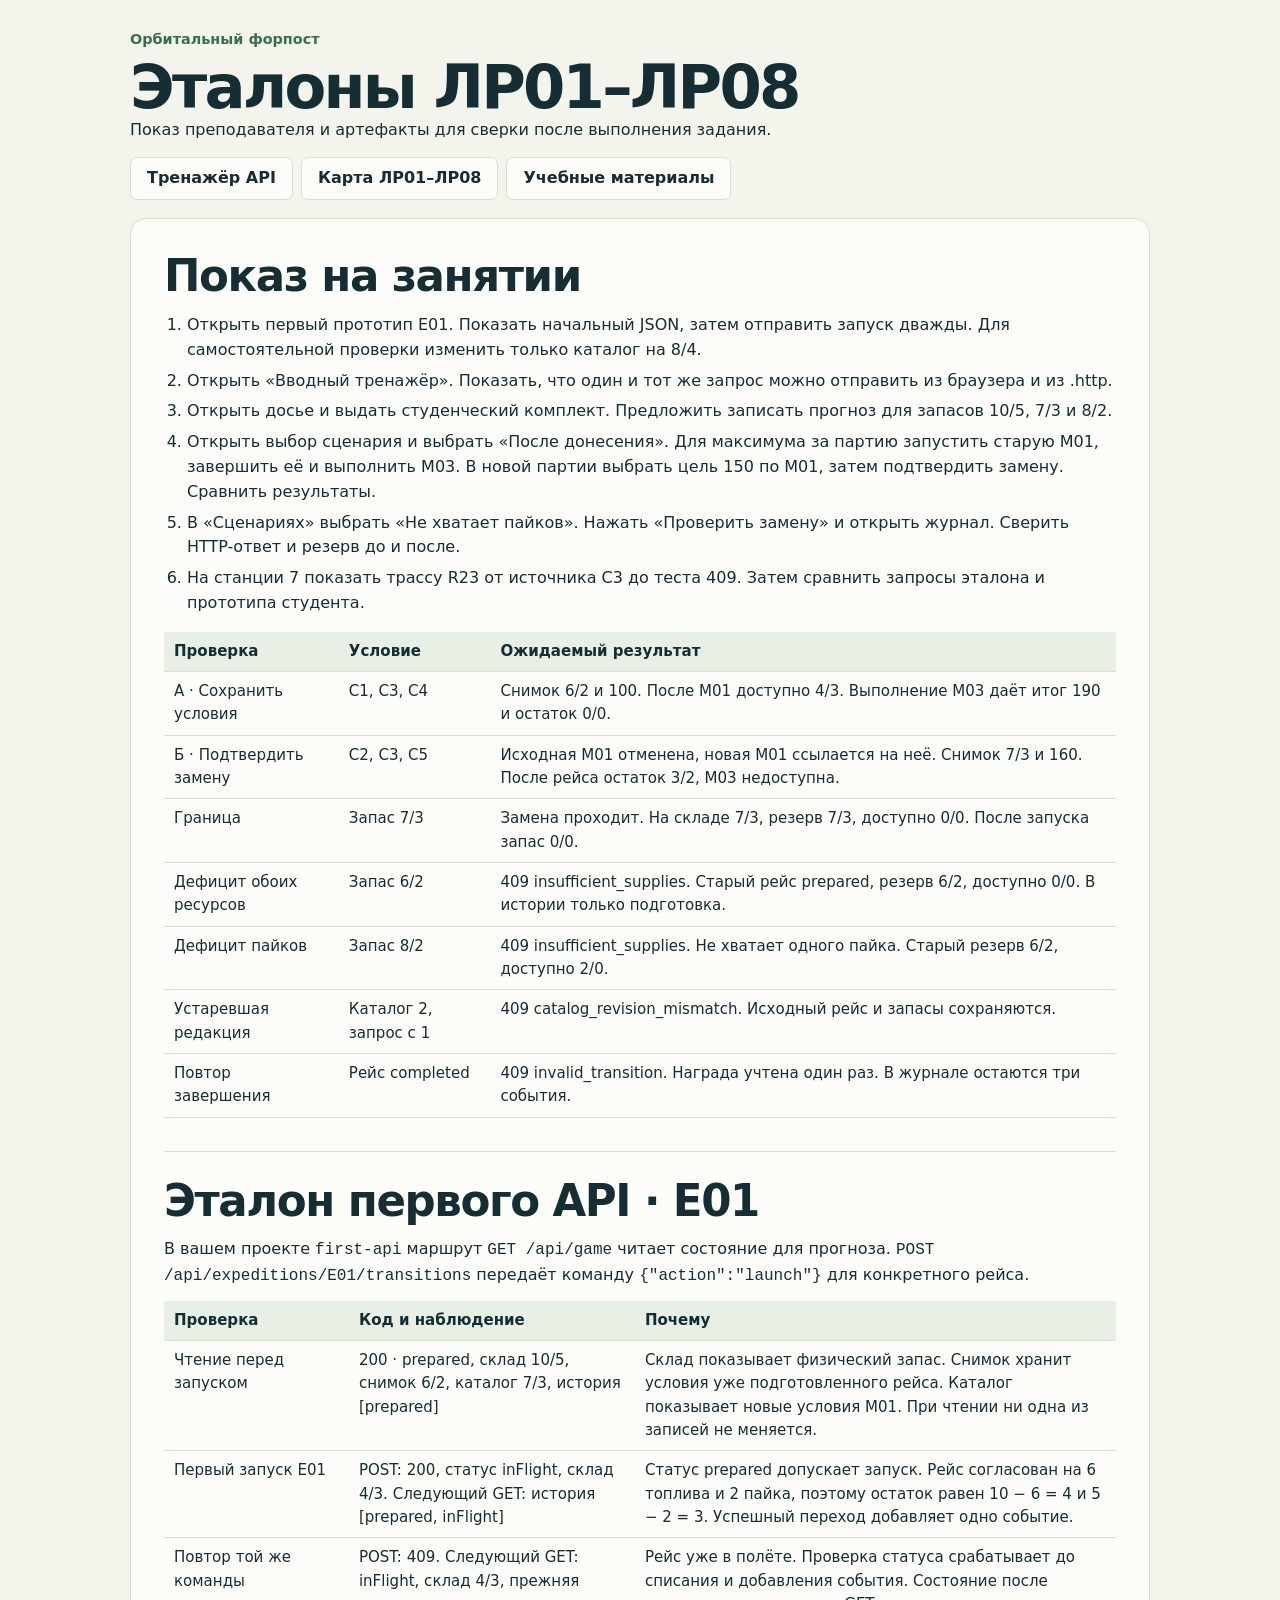
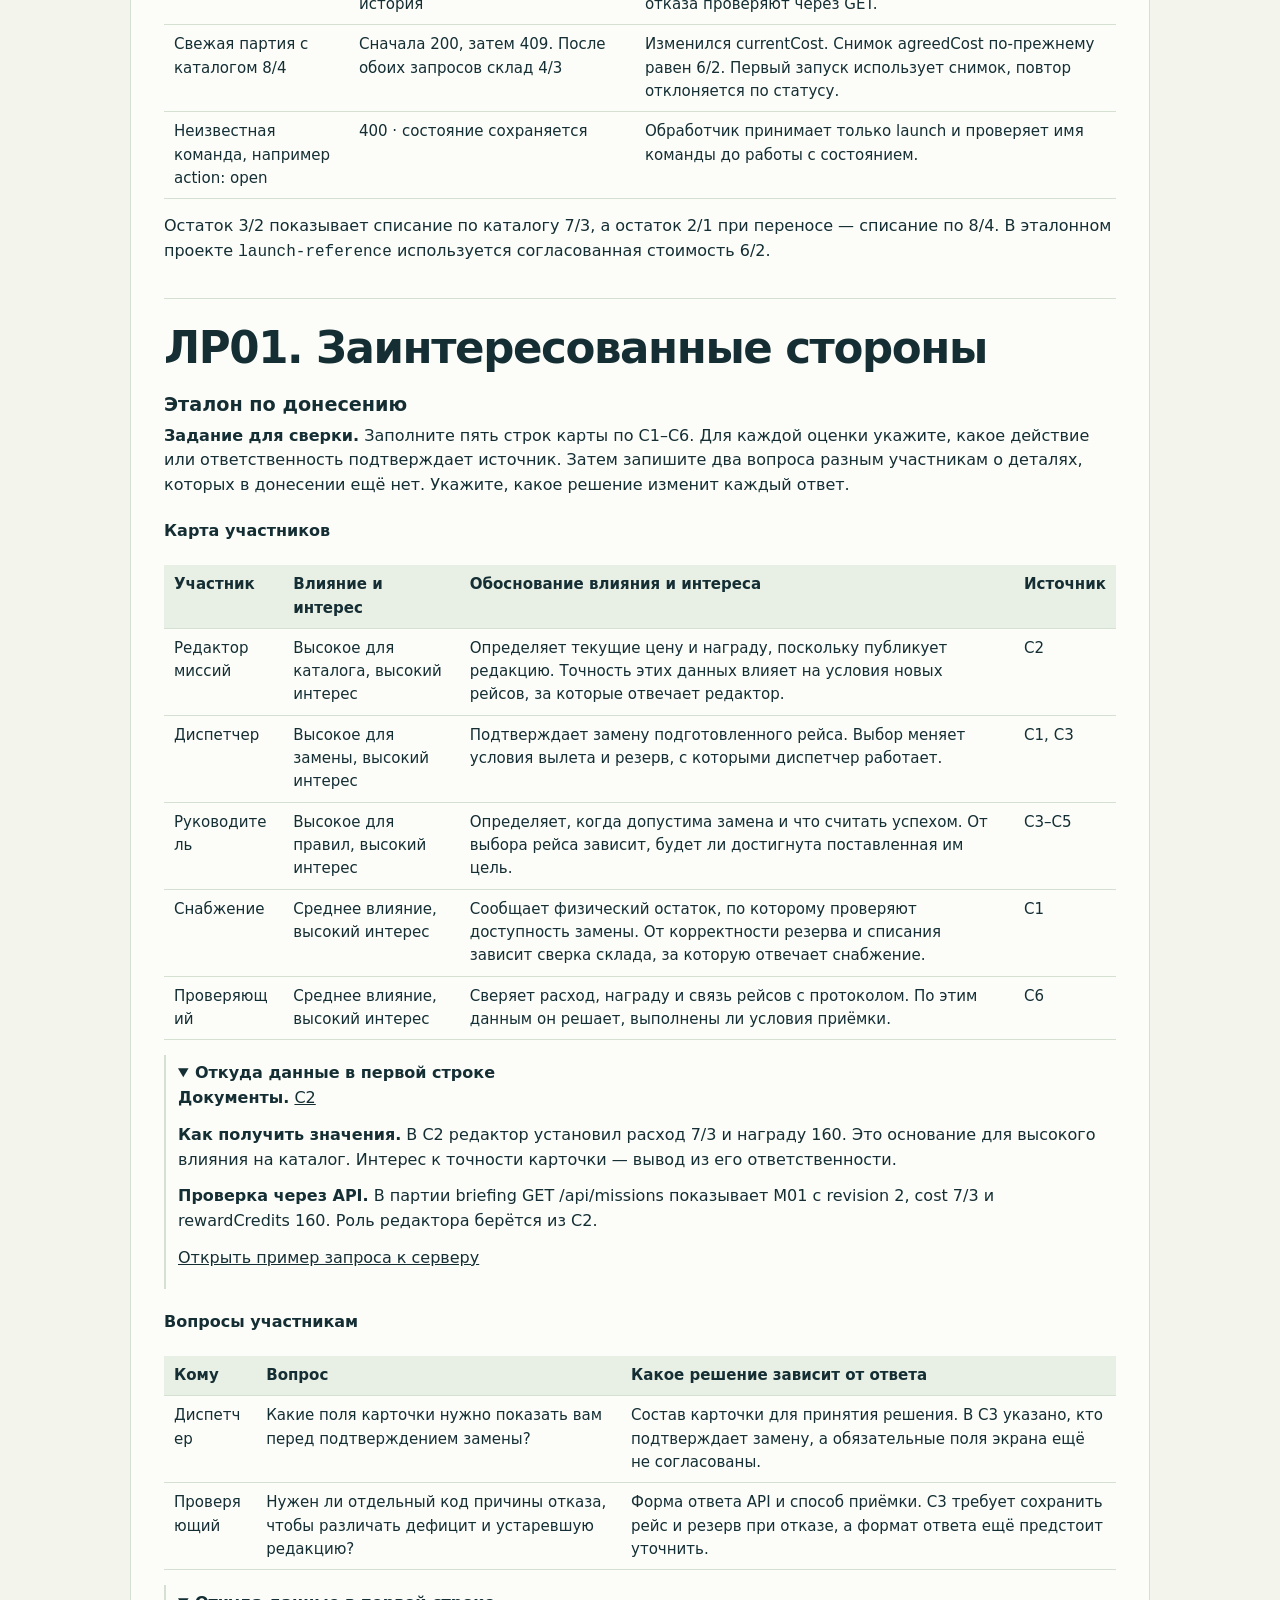
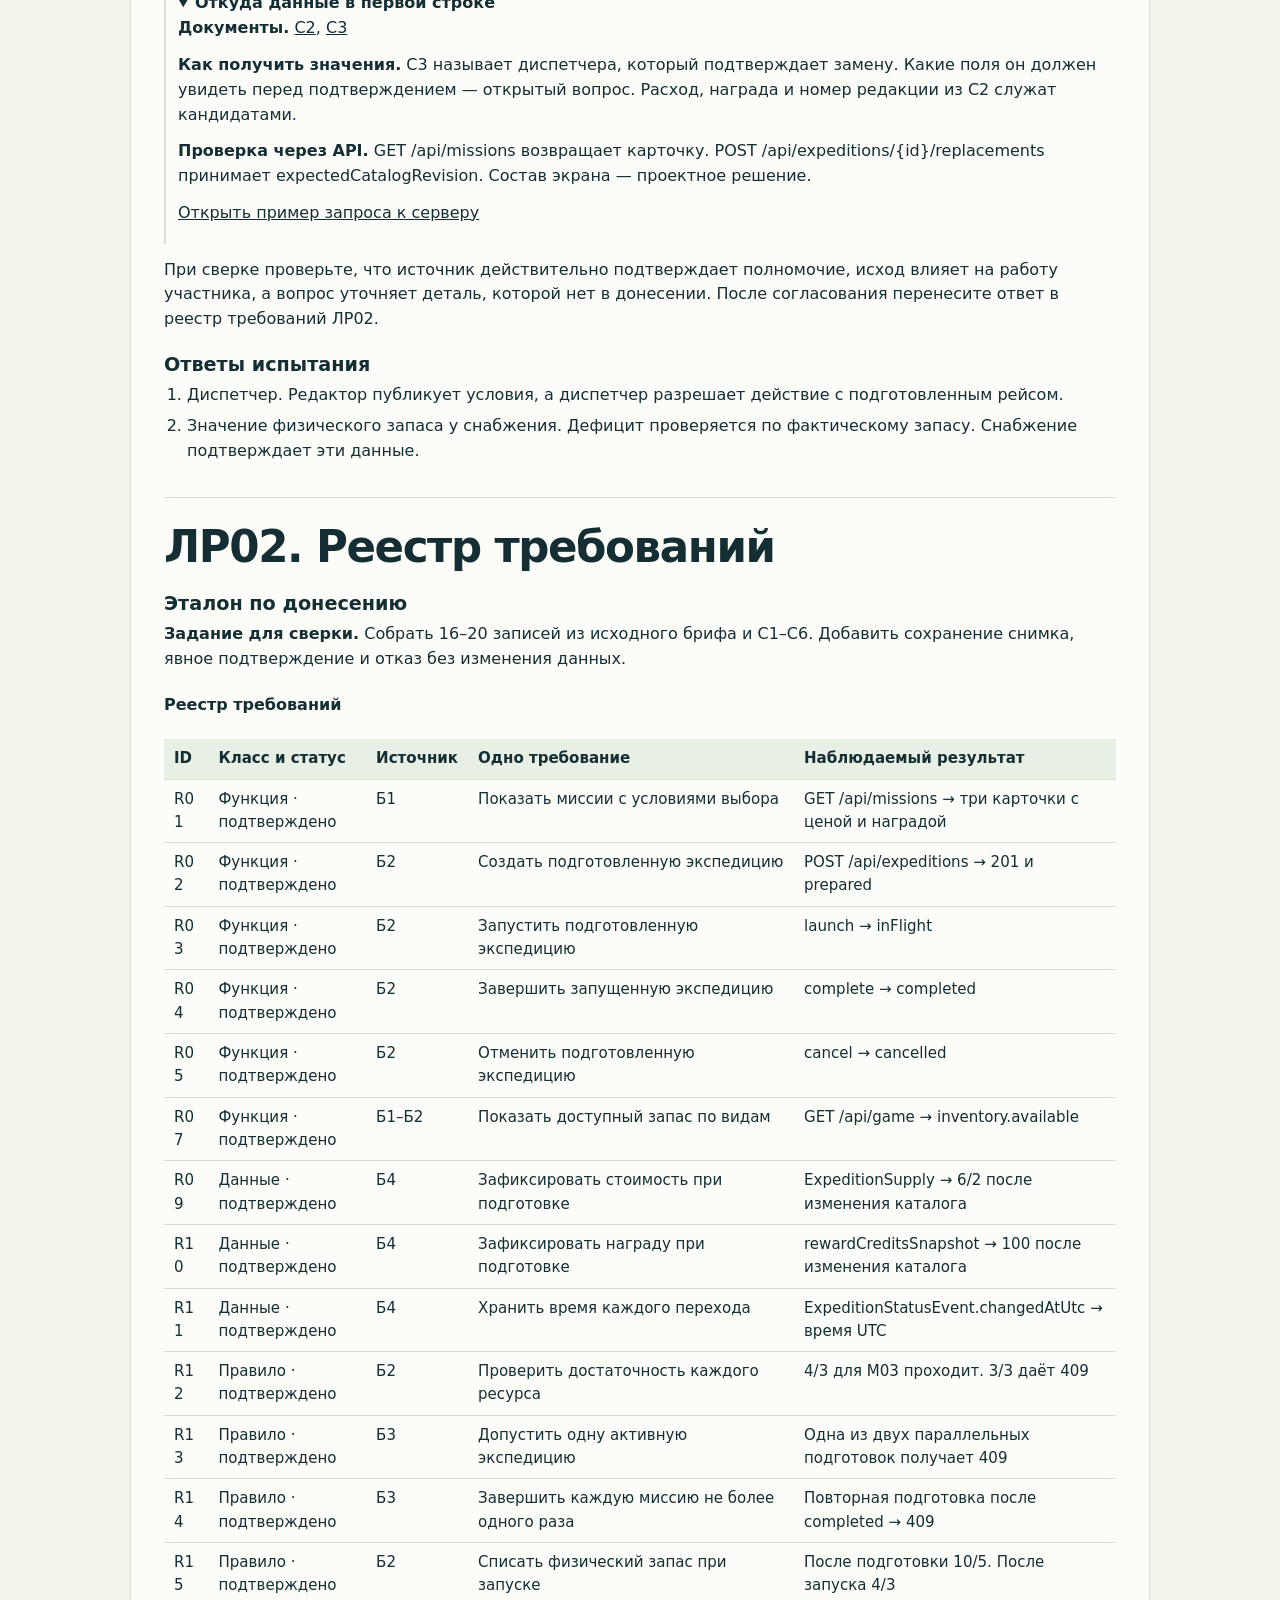
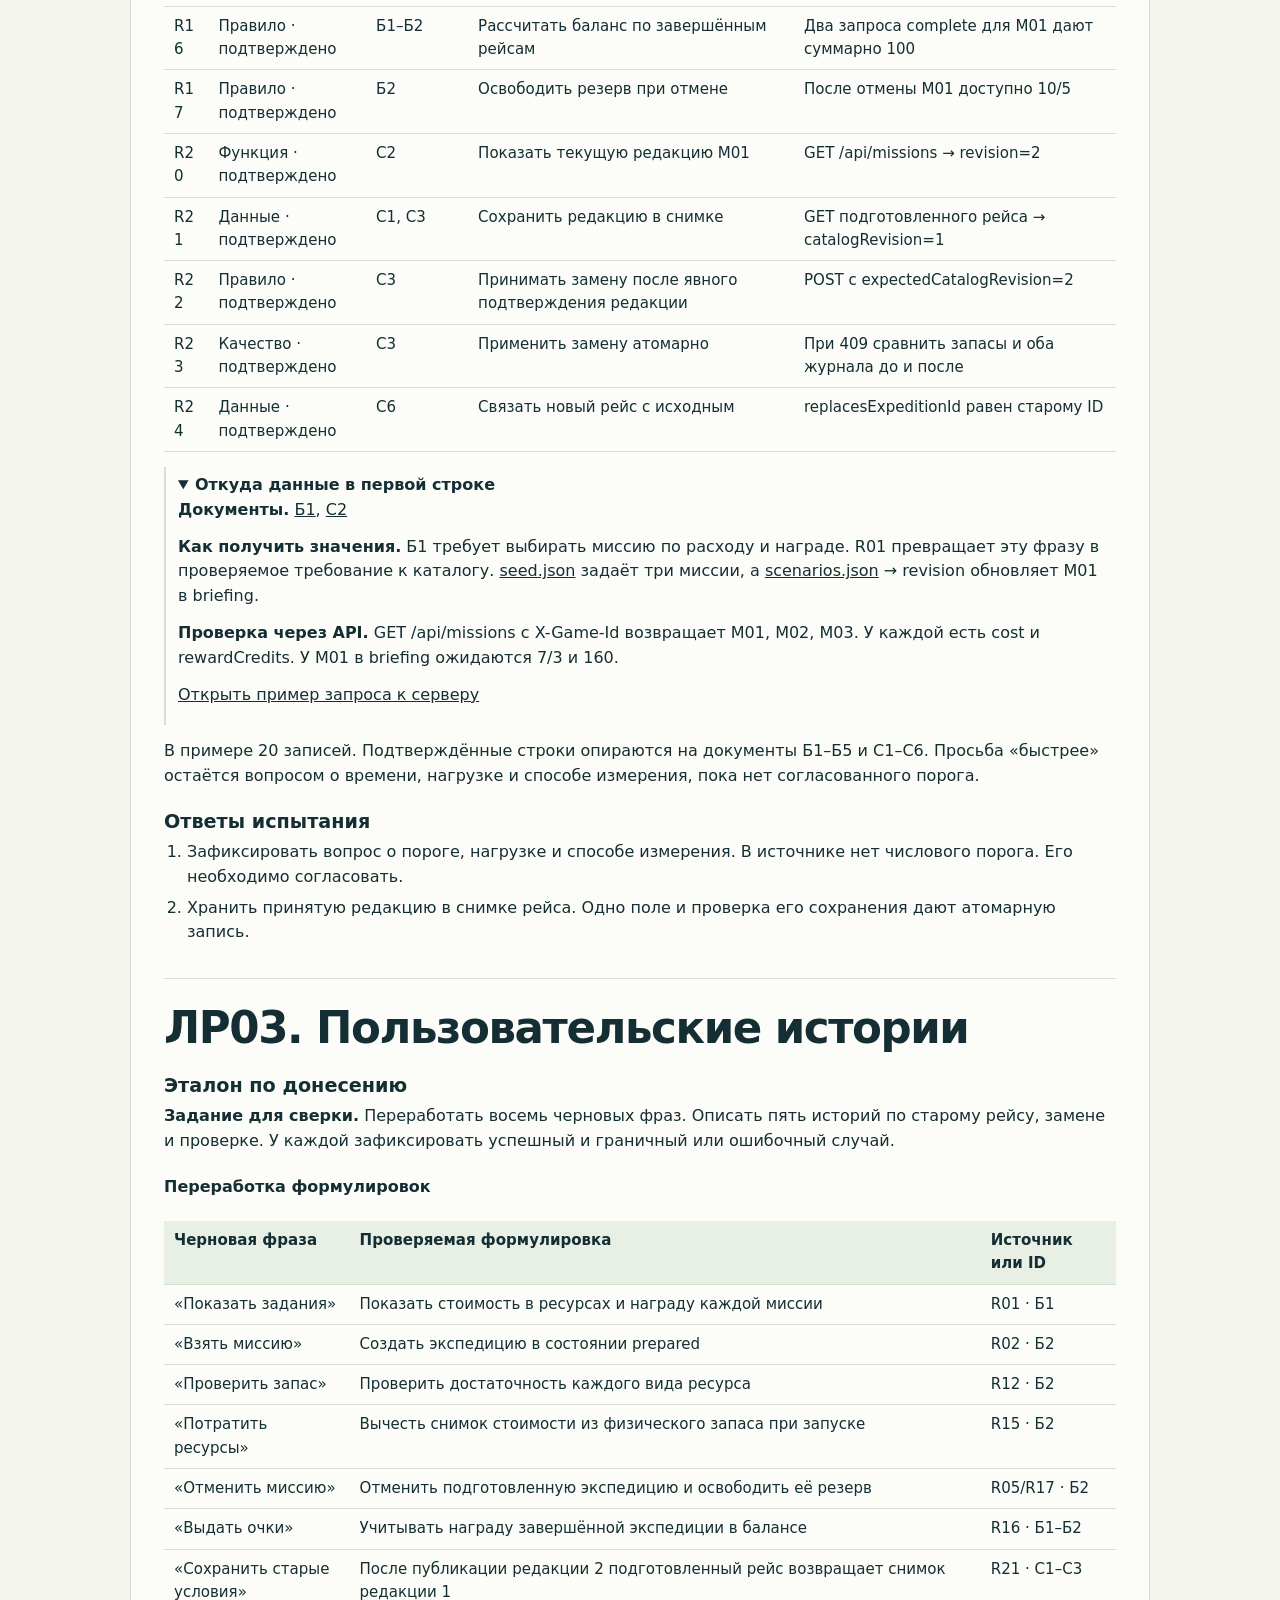
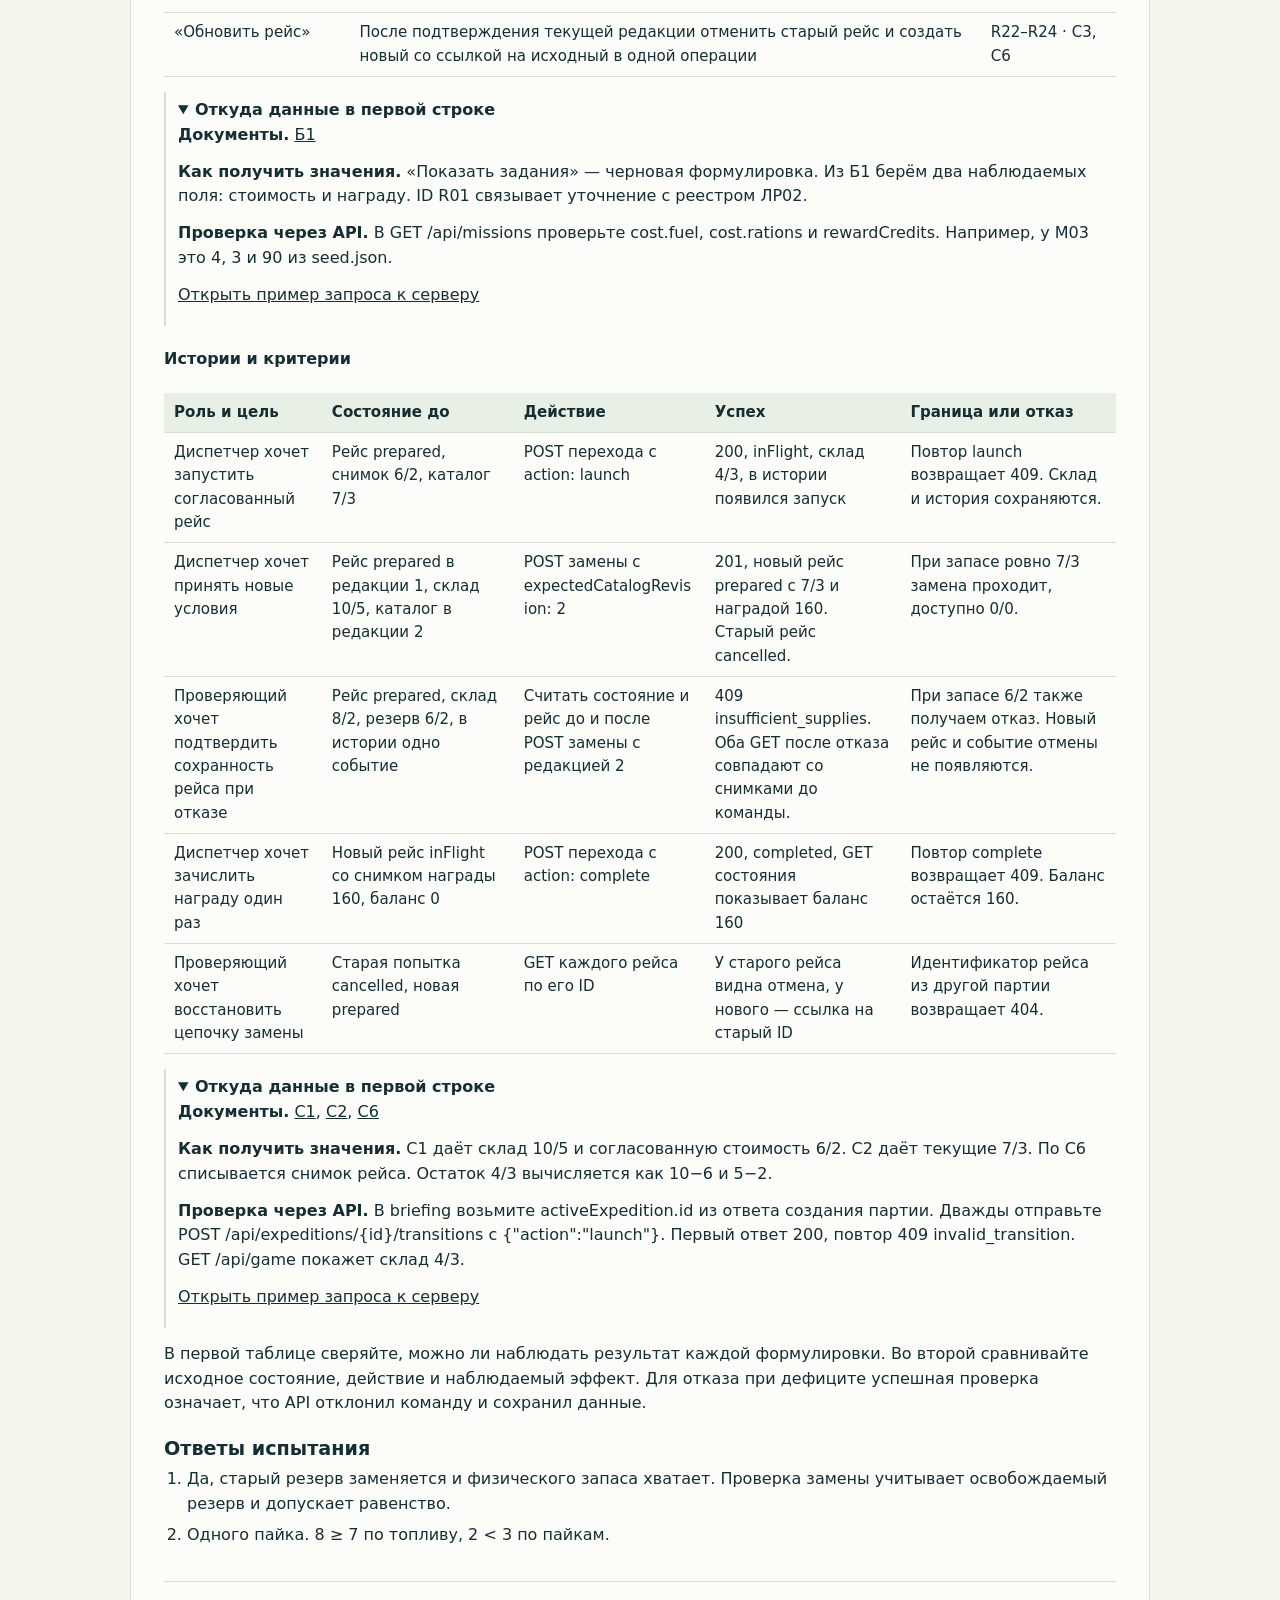
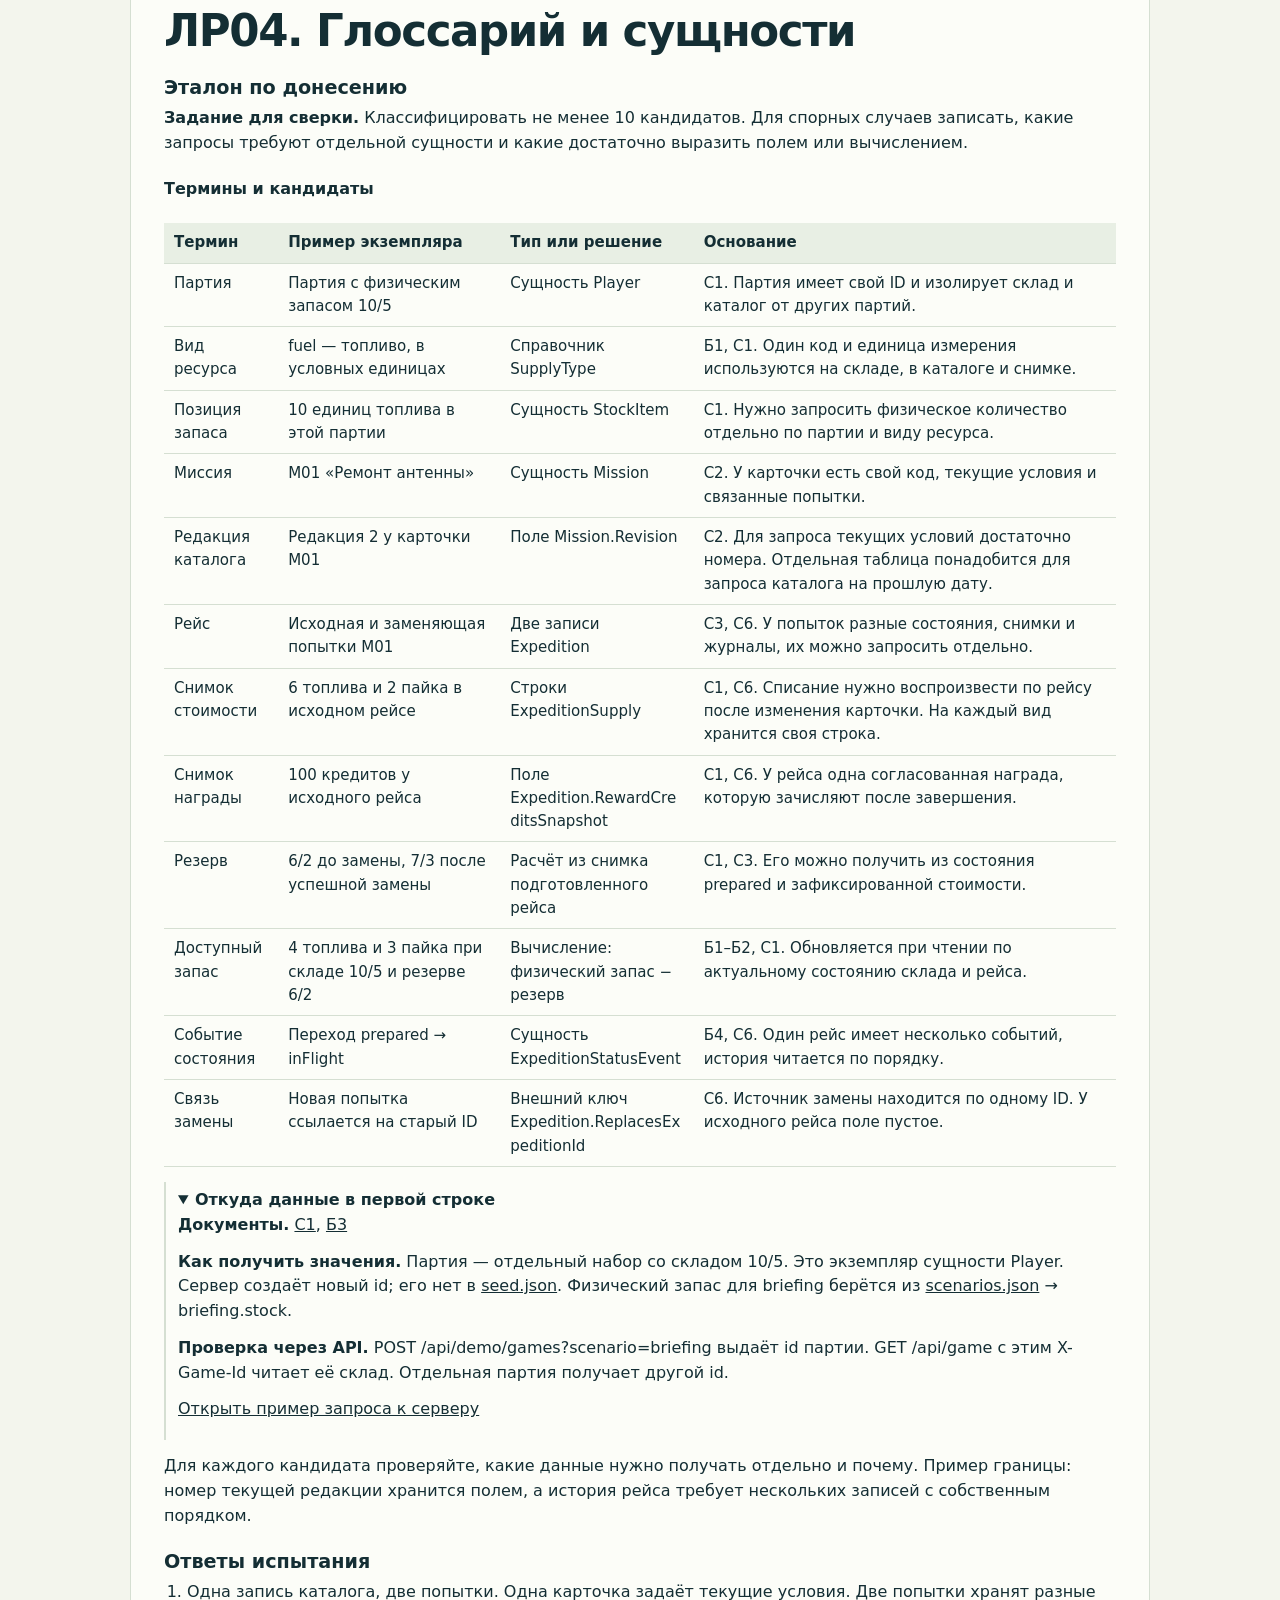
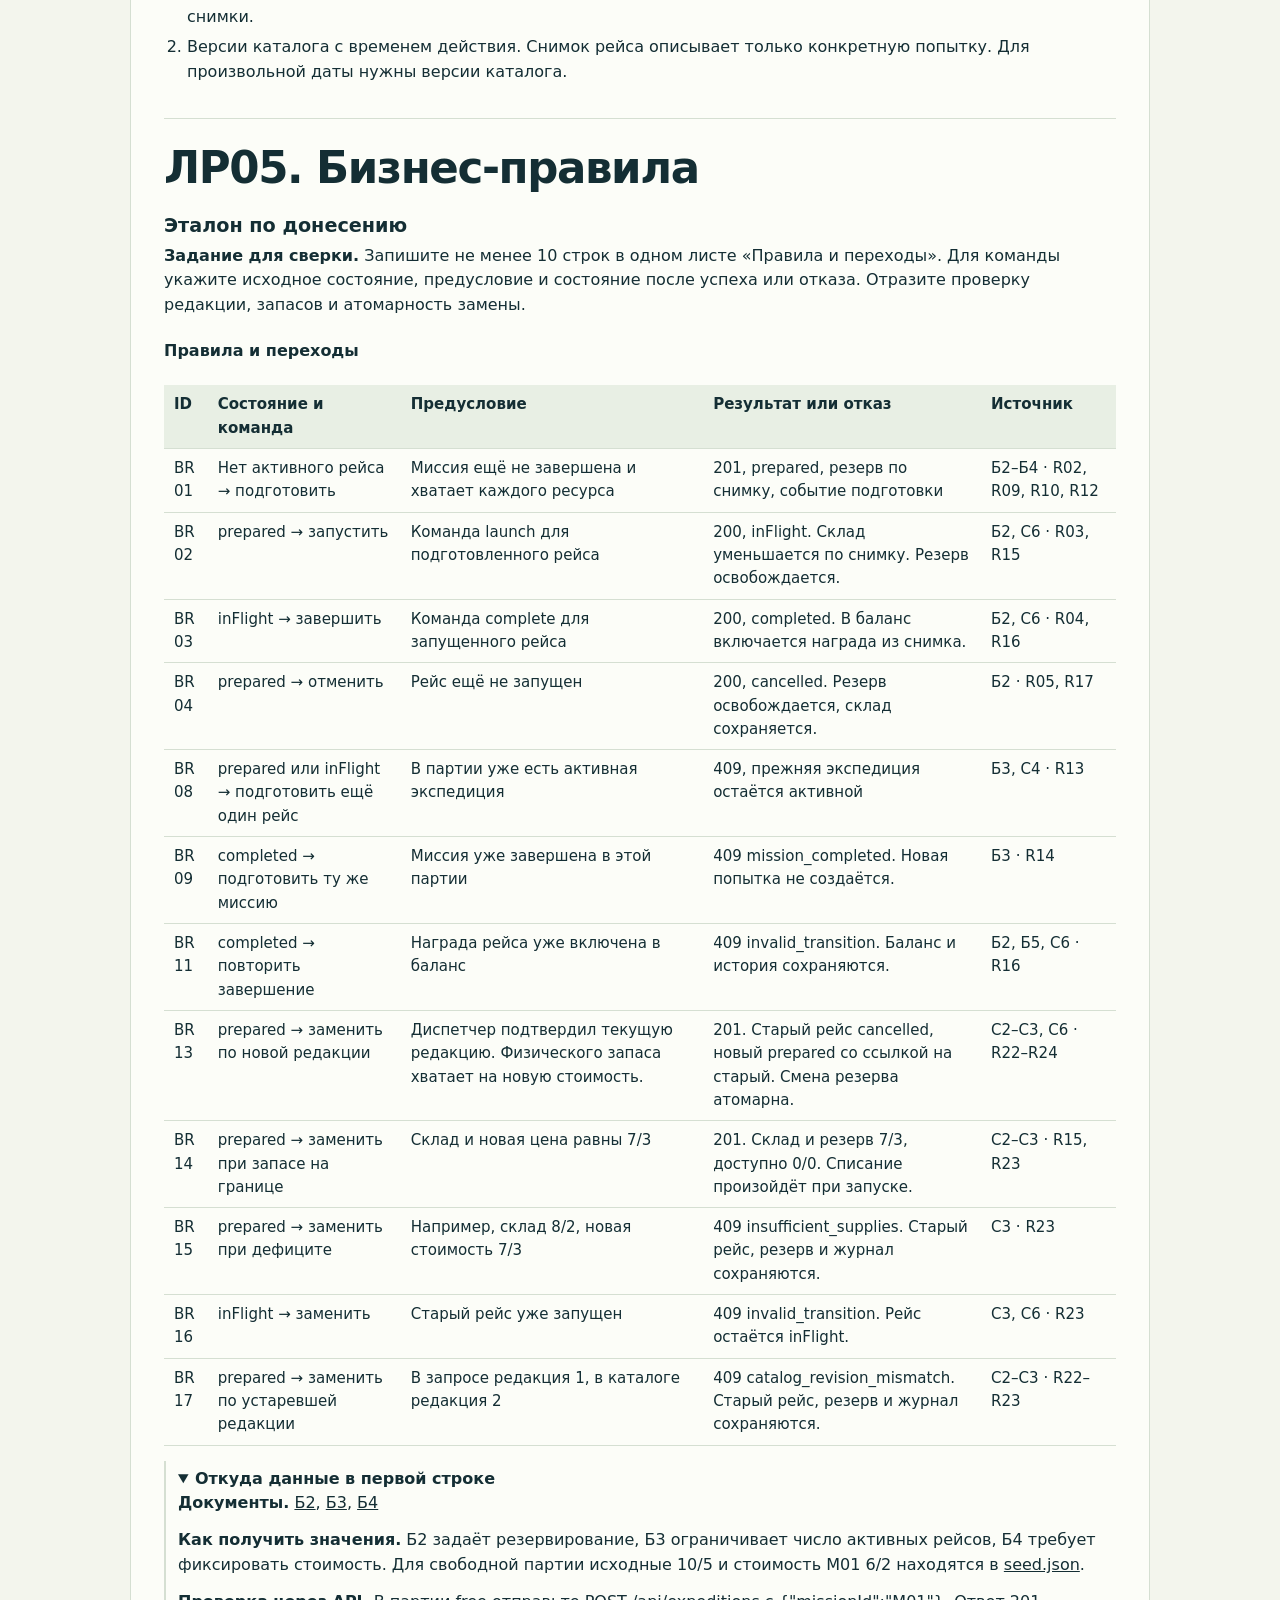
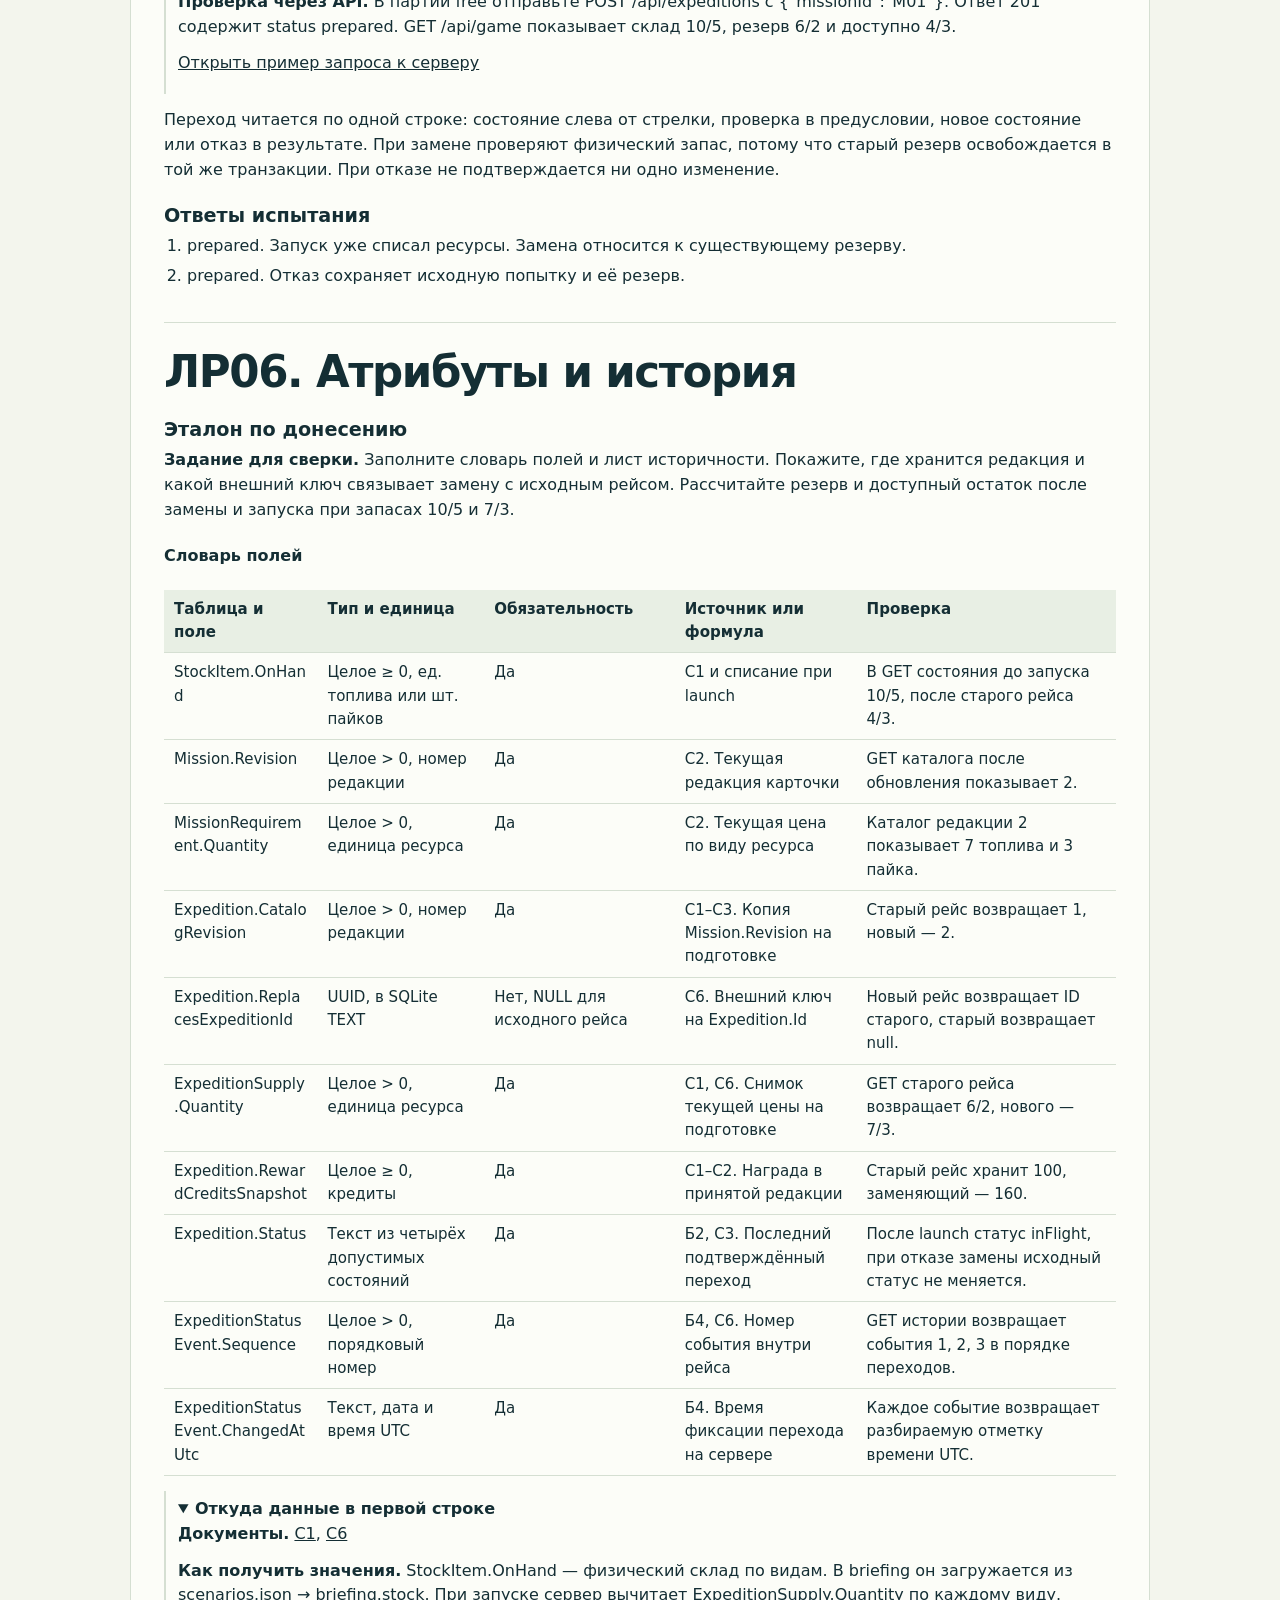
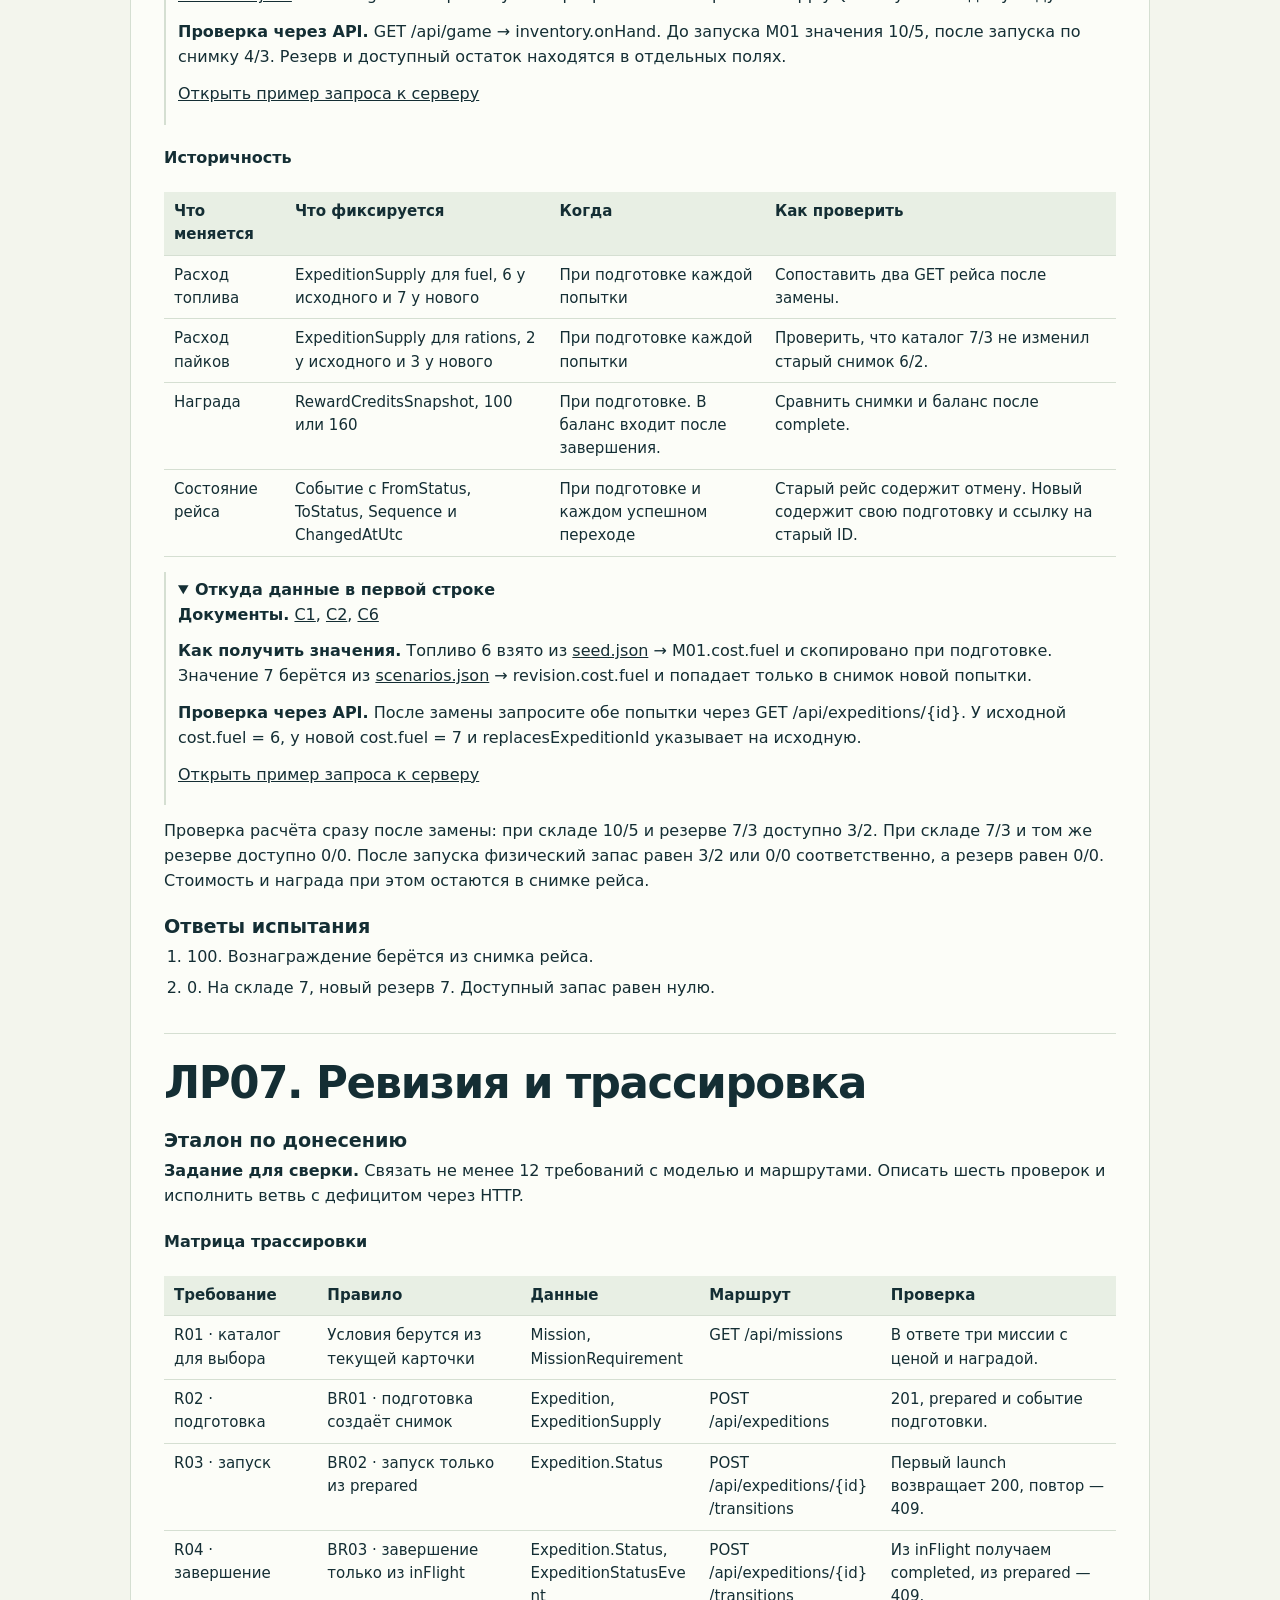
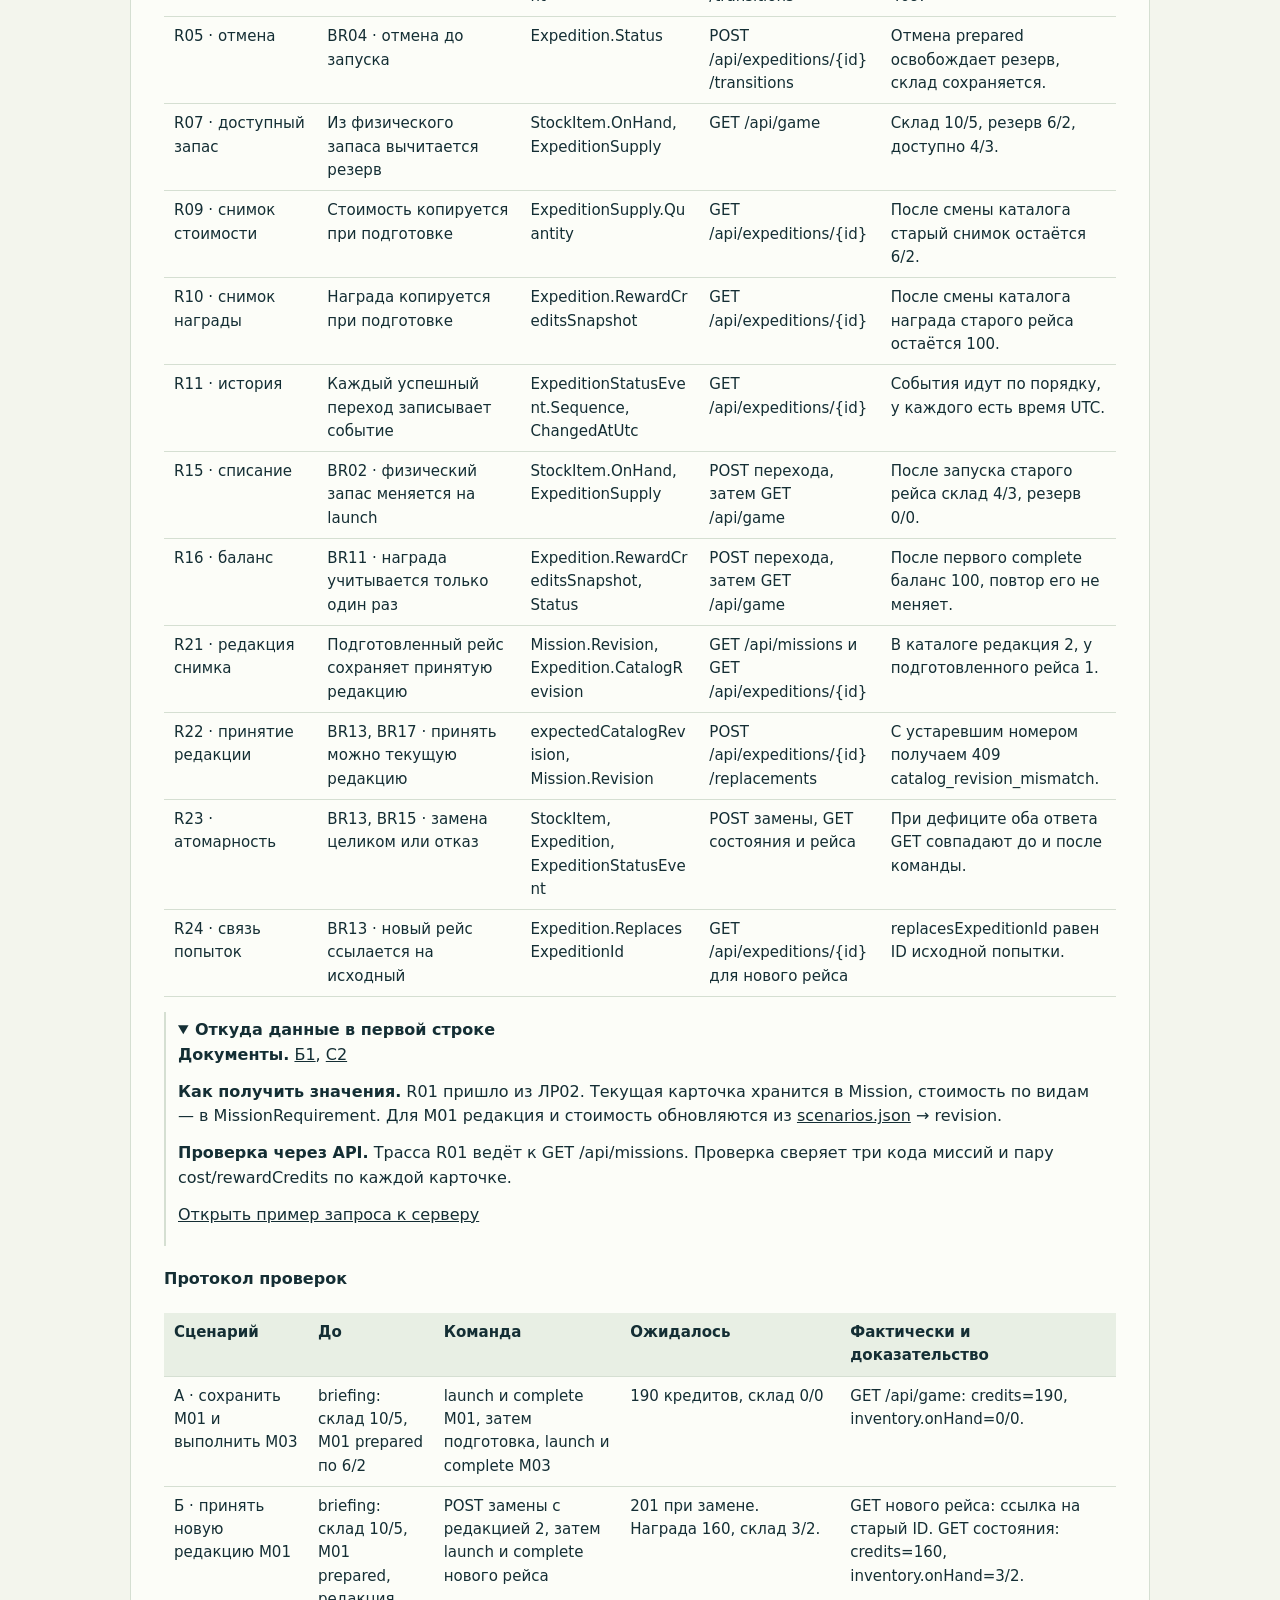
<file: wwwroot/reference.html>
<!doctype html><html lang="ru"><head><meta charset="utf-8"><meta name="viewport" content="width=device-width, initial-scale=1"><title>Эталоны ЛР01–ЛР08</title><style>* { box-sizing: border-box; }
[hidden] { display: none !important; }
:root {
  --space: #0b2630;
  --deep: #103641;
  --ink: #142e34;
  --muted: #485e5b;
  --paper: #f3f5ed;
  --card: #fcfdf8;
  --line: #d5dfd2;
  --mint: #bce8bc;
  --gold: #f0ca86;
  --error: #8b352d;
  --width: 1260px;
  font: 16px/1.55 "Segoe UI", system-ui, sans-serif;
  color: var(--ink);
  background: var(--paper);
}
body { margin: 0; }
a { color: inherit; }
button, input, textarea { font: inherit; }
button { cursor: pointer; }
button:disabled { cursor: default; opacity: .66; }
:focus-visible { outline: 3px solid #c27e26; outline-offset: 4px; }
.skip { position: absolute; left: 12px; top: -80px; z-index: 9; padding: 10px 18px; background: white; }
.skip:focus { top: 12px; }
.site-header, .hero, .station-nav, main, footer { width: min(calc(100% - 60px), var(--width)); margin-inline: auto; }
.site-header { display: flex; align-items: center; justify-content: space-between; gap: 20px; min-height: 78px; }
.site-header nav { display: flex; flex-wrap: wrap; gap: 7px 22px; }
.site-header nav a { padding-block: 7px; text-decoration: none; border-bottom: 2px solid transparent; color: var(--muted); }
.site-header nav a[aria-current="page"] { border-color: #498163; color: var(--ink); font-weight: 700; }
.brand { display: flex; align-items: center; gap: 10px; text-decoration: none; font-weight: 750; white-space: nowrap; }
.logo { display: inline-grid; place-items: center; background: var(--space); color: var(--mint); width: 36px; height: 36px; border-radius: 50%; font-size: 25px; }
.hero { position: relative; display: grid; grid-template-columns: 1fr 1.13fr; overflow: hidden; min-height: 368px; border-radius: 27px 27px 27px 5px; background: var(--space); color: #eef6e9; }
.hero-copy { padding: clamp(26px, 4.4vw, 61px); z-index: 1; align-self: center; }
.signal { display: flex; align-items: center; gap: 10px; color: #c1d8c9; margin: 0 0 16px; font-size: .88rem; }
.signal span { width: 9px; height: 9px; border-radius: 50%; background: var(--mint); box-shadow: 0 0 0 4px #bce8bc26; }
h1, h2, h3, .score strong { font-family: Bahnschrift, "Segoe UI", system-ui, sans-serif; }
h1 { margin: 0; font-size: clamp(2.55rem, 5vw, 4.9rem); line-height: .99; letter-spacing: -.045em; font-weight: 680; }
h1 span { color: var(--gold); }
.hero-copy > p:not(.signal) { margin-block: 19px 25px; max-width: 37ch; color: #c7ddda; }
.hero-actions, .actions { display: flex; flex-wrap: wrap; gap: 10px; align-items: center; }
.button { display: inline-flex; align-items: center; justify-content: center; padding: 10px 16px; min-height: 43px; border: 1px solid var(--line); border-radius: 7px; text-decoration: none; font-weight: 700; background: var(--card); color: var(--ink); line-height: 1.3; text-align: center; }
.button:hover { background: #e5eee1; }
.button.primary { background: var(--mint); color: #132f2c; border-color: #a3cda3; }
.button.primary:hover { background: #d8f3cb; }
.button.ghost { color: #eef6e9; background: transparent; border-color: #66858a; }
.button.ghost:hover { background: #214650; }
.star-map { position: relative; min-height: 270px; }
.orbit-art { position: absolute; inset: 0; width: 100%; height: 100%; }
.map-node { position: absolute; left: var(--x); top: var(--y); transform: translate(-50%, -50%); display: grid; place-items: center; width: 34px; height: 34px; border-radius: 50%; border: 1px solid #bce8bc9e; color: #f4faea; background: #153b43; font: 700 .9rem Bahnschrift, sans-serif; text-decoration: none; box-shadow: 0 0 0 4px #153b4380; }
.map-node:hover, .map-node[aria-current="step"] { color: var(--space); background: var(--gold); border-color: var(--gold); }
.map-node.done { background: var(--mint); color: var(--space); }
.map-caption { display: flex; justify-content: space-between; gap: 10px; position: absolute; bottom: 0; padding: 10px 18px; color: #e3f0e3; background: #09242bcf; width: 100%; font-size: .81rem; }
.station-nav { display: grid; grid-template-columns: repeat(8, minmax(0,1fr)); gap: 6px; margin-block: 17px 26px; }
.station-nav a { display: grid; grid-template-columns: 24px auto; gap: 7px; align-items: center; min-height: 48px; padding: 7px 8px; text-decoration: none; border-bottom: 2px solid var(--line); font-size: .84rem; color: var(--muted); }
.station-nav a:hover, .station-nav a[aria-current="step"] { border-color: #437c61; color: var(--ink); background: #e4eddf; }
.station-nav .number { display: grid; place-items: center; width: 22px; height: 22px; border-radius: 50%; background: #e2e8dc; font-weight: 700; color: var(--ink); }
.station-nav .done .number { background: var(--mint); }
main { margin-bottom: 48px; min-height: 300px; }
.workspace, .sim-grid { display: grid; grid-template-columns: minmax(0, 1fr) minmax(0, .89fr); gap: 18px; align-items: start; }
.panel { background: var(--card); border: 1px solid var(--line); border-radius: 16px; padding: clamp(17px, 2.8vw, 33px); min-width: 0; }
.panel > :first-child, .reference > :first-child { margin-top: 0; }
.kicker { color: #396e55; font-size: .9rem; margin: 0 0 7px; font-weight: 700; }
h2 { font-size: clamp(1.75rem, 3.4vw, 2.95rem); margin: 0 0 12px; line-height: 1.12; letter-spacing: -.032em; overflow-wrap: anywhere; }
h3 { font-size: 1.2rem; margin: 21px 0 7px; line-height: 1.2; }
p { margin: 0 0 12px; }
.brief { border-left: 4px solid #619279; padding: 12px 15px; background: #eaf1e7; margin-block: 19px; }
.brief strong { display: block; }
.steps { padding-left: 23px; margin: 7px 0 16px; }
.steps li + li { margin-top: 6px; }
.note { color: var(--muted); }
.draft-label { display: block; margin-top: 17px; font-weight: 700; }
#draft { display: block; width: 100%; margin: 5px 0; padding: 9px; resize: vertical; border: 1px solid #729087; border-radius: 6px; color: var(--ink); background: white; }
.draft-preview { margin-bottom: 0; white-space: pre-wrap; overflow-wrap: anywhere; }
.example { border-left: 3px solid #b58a48; background: #faf2e0; padding: 10px 13px; }
.station-explanation summary { cursor: pointer; margin-bottom: 7px; }
.brief p { margin: 9px 0 0; }
.worksheet-panel { margin-top: 18px; }
.worksheet + .worksheet { border-top: 1px solid var(--line); margin-top: 20px; padding-top: 8px; }
.worksheet table { min-width: 600px; }
.worksheet td { padding: 6px; }
.worksheet textarea, .primer-json textarea { width: 100%; min-width: 105px; color: var(--ink); background: white; border: 1px solid #789288; border-radius: 5px; padding: 7px; resize: vertical; }
.text-button { border: 0; padding: 0; color: #285b48; background: none; text-decoration: underline; }
.case-selector { margin-block: 4px 18px; background: #e4eddf; padding: 13px 16px; border-radius: 10px; }
.case-selector .note { margin: 8px 0 0; }
.primer { width: 100%; }
.primer-tabs { display: flex; flex-wrap: wrap; gap: 7px; margin: 14px 0; }
.primer-tabs [aria-pressed="true"], #primer-variants [aria-pressed="true"] { background: var(--mint); border-color: #5d9272; }
.primer-visual { margin: 12px 0; padding: clamp(12px, 2.5vw, 25px); border: 1px solid #31585b; border-radius: 11px; background: var(--space); color: #edf5e9; }
.primer-visual p { color: #d4e5de; }
.primer-visual pre { background: #153943; margin: 9px 0 0; }
.primer-flow { display: grid; grid-template-columns: repeat(auto-fit, minmax(min(120px, 100%), 1fr)); gap: 10px; list-style: none; padding: 0; margin: 0; }
.primer-flow li { min-height: 53px; display: grid; place-items: center; position: relative; text-align: center; border: 1px solid #648382; border-radius: 7px; padding: 7px; font-size: .9rem; overflow-wrap: anywhere; }
.primer-flow .flow-active { background: var(--mint); color: var(--ink); font-weight: 700; }
.primer-flow .flow-blocked { border-style: dashed; color: #b9c8c7; }
.primer-flow .flow-blocked small { font-size: .77rem; }
.primer-flow:not(.primer-structure) .flow-active::after { content: ""; position: absolute; height: 4px; width: 34%; bottom: 5px; left: 33%; border-radius: 4px; background: #267057; animation: packet 420ms ease-out both; }
.primer-flow li:not(:last-child)::before { content: "›"; position: absolute; right: -10px; color: #bce8bc; z-index: 1; font-size: 19px; }
.primer-structure li:not(:last-child)::before { content: "·"; }
.relation-strip { margin: 8px 0 0; font-size: .85rem; }
@keyframes packet { from { opacity: 0; transform: translateX(-70%); } to { opacity: 1; transform: translateX(0); } }
.primer-paused .flow-active::after, .primer-paused .stock-track > * { animation-play-state: paused !important; }
.primer-stock { display: grid; gap: 8px; max-width: 640px; }
.stock-legend { display: flex; gap: 16px; margin: 0; font-size: .85rem; }
.stock-legend span::before { content: ""; display: inline-block; width: 9px; height: 9px; margin-right: 6px; border-radius: 2px; background: var(--mint); }
.stock-legend span:first-child::before { background: var(--gold); }
.stock-track { display: flex; height: 13px; background: #284951; border-radius: 8px; overflow: hidden; }
.stock-track > * { width: var(--share); transform-origin: left; animation: stock-fill 420ms ease-out both; }
.stock-track i { background: var(--gold); }
.stock-track b { background: var(--mint); }
@keyframes stock-fill { from { opacity: .55; } to { opacity: 1; } }
.primer-json { display: grid; max-width: 590px; gap: 7px; justify-items: start; margin: 10px 0; }
.primer-json textarea { font-family: Consolas, monospace; }
@media (prefers-reduced-motion: reduce) {
  .primer-flow .flow-active::after, .stock-track > * { animation: none !important; }
}
.section-heading { display: flex; justify-content: space-between; align-items: center; flex-wrap: wrap; gap: 10px; margin-bottom: 18px; }
.section-heading h2 { margin-bottom: 0; }
.challenge { border: 0; padding: 0; margin: 18px 0 22px; min-inline-size: 0; }
.challenge legend { padding: 0; font-weight: 700; margin-bottom: 9px; }
.choice { display: block; width: 100%; text-align: left; padding: 9px 11px; margin-bottom: 6px; border: 1px solid var(--line); border-radius: 6px; background: #f1f5ed; color: var(--ink); }
.choice:hover { border-color: #588870; }
.choice[data-selected="true"] { border-color: #ad6f2e; background: #fbefd7; }
.choice[data-correct="true"] { border-color: #629779; background: #def0dc; }
.feedback { min-height: 26px; color: var(--muted); margin-block: 6px 0; }
.feedback.error, .error { color: var(--error); }
.numeric { display: flex; flex-wrap: wrap; align-items: end; gap: 7px; }
.numeric label { display: grid; color: var(--muted); font-size: .9rem; }
input[type="number"] { width: 130px; padding: 8px; border: 1px solid #729087; border-radius: 5px; background: white; color: var(--ink); }
.progress-track { height: 7px; border-radius: 6px; overflow: hidden; background: #e2eadf; margin-bottom: 14px; }
.progress-track span { height: 100%; display: block; width: var(--progress); background: #548a6c; }
.table-wrap { overflow-x: auto; margin-bottom: 15px; }
table { border-collapse: collapse; text-align: left; width: 100%; font-size: .94rem; }
th, td { border-bottom: 1px solid var(--line); padding: 8px 10px; vertical-align: top; }
th { background: #e8efe4; font-weight: 750; }
td { overflow-wrap: anywhere; }
.score { display: flex; justify-content: space-between; align-items: center; border-radius: 11px; background: var(--deep); color: #f2f8ed; padding: 12px 15px; margin-bottom: 12px; }
.score strong { font-size: 2.15rem; color: var(--gold); line-height: 1; }
.missions { margin: 14px 0; }
.mission { display: grid; grid-template-columns: 1fr auto; align-items: center; gap: 6px 13px; border-top: 1px solid var(--line); padding: 13px 0; }
.mission h3 { margin: 0; }
.mission p { margin-bottom: 3px; }
.mission-id { color: #3b7158; margin-right: 6px; font-size: .83rem; font-weight: 700; }
.phase { display: inline-flex; gap: 6px; align-items: center; background: #e4efdf; border-radius: 20px; padding: 4px 10px; font-size: .84rem; }
.phases { display: flex; flex-wrap: wrap; gap: 5px; padding: 0; margin: 10px 0 15px; list-style: none; }
.phases .current { font-weight: 700; background: var(--mint); }
.history { display: grid; gap: 7px; border-left: 2px solid #73a789; padding-left: 15px; margin: 12px 0; list-style: none; }
.history time { color: var(--muted); font-size: .86rem; margin-left: 5px; }
pre { overflow: auto; background: #102f39; color: #e9f5e8; border-radius: 8px; padding: 12px; font-size: .84rem; max-height: 340px; white-space: pre-wrap; overflow-wrap: anywhere; }
code { overflow-wrap: anywhere; }
.log { display: flex; flex-wrap: wrap; gap: 6px; margin-bottom: 8px; }
.log button { border: 1px solid var(--line); border-radius: 5px; padding: 5px 7px; background: #eef4eb; color: var(--ink); font-size: .85rem; }
.log button[aria-pressed="true"] { border-color: #478463; background: var(--mint); }
[data-objective][aria-pressed="true"] { border-color: #478463; background: var(--mint); }
.reference { max-width: 1050px; }
.document header, .document article { max-width: 1020px; margin-inline: auto; }
.document header { margin-block: 28px 18px; }
.document article { margin-bottom: 36px; }
.document h1 { font-size: clamp(2rem, 5vw, 3.8rem); }
.document section + section { margin-top: 33px; border-top: 1px solid var(--line); padding-top: 25px; }
.document nav { display: flex; flex-wrap: wrap; gap: 8px; margin-block: 15px; }
.document .panel { width: min(calc(100% - 24px), 1020px); }
.document > header { width: min(calc(100% - 24px), 1020px); }
.diagram { display: flex; flex-wrap: wrap; align-items: center; gap: 6px; margin: 14px 0; }
.diagram span { border: 1px solid #a7bba9; background: #eaf3e7; border-radius: 6px; padding: 6px 9px; }
footer { border-top: 1px solid var(--line); padding-block: 16px 27px; display: flex; flex-wrap: wrap; justify-content: space-between; gap: 10px; color: var(--muted); font-size: .87rem; }
@media (max-width: 1050px) { .station-nav { grid-template-columns: repeat(4, minmax(0,1fr)); } }
@media (max-width: 800px) {
  .site-header, .hero, .station-nav, main, footer { width: calc(100% - 32px); }
  .site-header { padding-block: 12px; flex-wrap: wrap; gap: 6px; }
  .site-header nav { gap: 5px 13px; font-size: .87rem; }
  .hero { grid-template-columns: 1fr 1fr; }
  .hero-copy { padding: 25px 20px; }
  .workspace, .sim-grid { grid-template-columns: 1fr; }
}
@media (max-width: 580px) {
  .hero { grid-template-columns: 1fr; border-radius: 19px 19px 19px 4px; }
  .hero-copy { padding: 25px 19px 19px; }
  .star-map { min-height: 236px; }
  .station-nav { grid-template-columns: repeat(2, minmax(0,1fr)); margin-bottom: 19px; }
  .mission { grid-template-columns: 1fr; }
  .mission button { justify-self: start; }
  .map-node { width: 28px; height: 28px; }
}
@media print {
  .document { background: white; }
  .document nav { display: none; }
  .document .panel { padding: 0; border: 0; width: 100%; }
  .document section { break-inside: auto; }
  .document tr { break-inside: avoid; }
  .table-wrap { overflow: visible; }
}

/* The application and its in-context lessons share one palette. */
.outpost-app {
  --sim-bg: #0a1820;
  --sim-panel: #142b36;
  --sim-ink: #ecf6f3;
  --sim-muted: #b7cdcf;
  --sim-line: #3b5963;
  --sim-mint: #a4efca;
  --ink: var(--sim-ink);
  --muted: var(--sim-muted);
  --paper: var(--sim-bg);
  --card: var(--sim-panel);
  --line: var(--sim-line);
  --mint: var(--sim-mint);
  --error: #ffd0ad;
  --width: 1110px;
  min-height: 100vh;
  background: radial-gradient(ellipse at 92% 0%, #12333c 0, var(--sim-bg) 55%);
  color: var(--ink);
}
.outpost-app main:focus, .outpost-app #worksheets:focus, .outpost-app #sim-message:focus { outline: none; }
.outpost-app .site-header { min-height: 65px; }
.outpost-app .site-header nav a[aria-current="page"] { border-color: var(--mint); color: var(--mint); }
.outpost-app .logo { border: 1px solid var(--line); }
.outpost-app .skip { background: var(--card); }
.outpost-app .kicker, .outpost-app .signal { color: var(--mint); }
.outpost-app .button { color: var(--ink); background: #1c3743; border-color: #55727e; }
.outpost-app .button:hover { background: #294b57; }
.outpost-app .button.primary { color: #102a22; background: var(--mint); border-color: var(--mint); }
.outpost-app .button.primary:hover { background: #c3f7db; }
.outpost-app .button.ghost { background: transparent; }
.outpost-app .text-button { color: var(--mint); }
.outpost-app th { color: var(--ink); background: #213d49; }
.outpost-app .choice, .outpost-app .diagram span { background: #10232d; border-color: var(--line); }
.outpost-app .choice:hover { border-color: var(--mint); }
.outpost-app .choice[data-correct="true"] { background: #1f4844; border-color: var(--mint); }
.outpost-app .choice[data-selected="true"] { background: #41332b; border-color: var(--gold); }
.outpost-app input[type="number"], .outpost-app textarea, .outpost-app select {
  background: #0c202b; color: var(--ink); border-color: #5e7b83;
}
.outpost-app .brief, .outpost-app .example { background: #0e222c; color: var(--ink); }
.outpost-app .progress-track { background: #28434d; }
.outpost-app .progress-track span { background: var(--mint); }
.outpost-app .station-nav a:hover, .outpost-app .station-nav a[aria-current="step"] {
  color: var(--mint); background: #1b3945; border-color: var(--mint);
}
.outpost-app .station-nav .number { background: #28434d; color: var(--ink); }
.outpost-app .station-nav .done .number { background: var(--mint); color: #102a22; }
.outpost-app .map-note { color: var(--muted); padding-top: 16px; }
.simulator-mode .hero, .simulator-mode .station-nav, .station-mode .hero, .project-map-mode .station-nav { display: none; }
.station-mode .station-nav { margin-top: 4px; }
.station-workspace h1, .reference h1 { font-size: clamp(1.85rem,4.5vw,3rem); margin-bottom: 12px; }
.station-section { border-top: 1px solid var(--line); margin-top: 20px; padding-top: 16px; }
.station-section h2 { font-size: clamp(1.25rem,3vw,1.65rem); }
.station-section .primer { padding: 15px 0 0; border: 0; }
.station-draft { margin-top: 18px; }
.station-section .challenge { max-width: 730px; }
.dossier-source { border-top: 1px solid var(--line); padding: 10px 0 3px; }
.dossier-source h4 { margin: 0 0 4px; }
.dossier-source:target { border-color: var(--mint); }
.lab-http-guide { margin-block: 1rem; }
.lab-http-guide summary { font-weight: 700; }
.worked-example { border-left: 2px solid var(--line); padding: 6px 12px; margin: 0 0 14px; }
.worked-example summary { font-weight: 700; cursor: pointer; }
.worked-example dl { display: grid; grid-template-columns: minmax(0, 1fr) minmax(0, 2fr); gap: 6px 12px; }
.worked-example dt { font-weight: 700; }
.worked-example dd { margin: 0; overflow-wrap: anywhere; }
.mobile-cell-label { display: none; }
@media screen and (max-width: 760px) {
  .worked-example dl { display: block; }
  .worked-example dd { margin-bottom: 6px; }
  .worksheet-table { overflow: visible; }
  .worksheet-table table, .worksheet-table tbody, .worksheet-table tr, .worksheet-table td { display: block; width: 100%; }
  .worksheet .worksheet-table table { min-width: 0; }
  .worksheet-table thead { position: absolute; width: 1px; height: 1px; overflow: hidden; clip-path: inset(50%); }
  .worksheet-table tbody tr { border: 1px solid var(--line); border-radius: 8px; margin-bottom: 12px; padding: 7px 10px; }
  .worksheet-table tbody td { border: 0; padding: 6px 0; overflow-wrap: anywhere; }
  .worksheet-table .mobile-cell-label { display: block; font-size: .85rem; font-weight: 700; margin-bottom: 3px; color: var(--muted); }
  .worksheet-table textarea { min-width: 0; }
}

.sim-shell {
  background: var(--card);
  border: 1px solid var(--line);
  border-radius: 13px;
  padding: clamp(16px, 3.6vw, 37px);
}
.sim-heading {
  display: flex;
  flex-wrap: wrap;
  gap: 8px 18px;
  justify-content: space-between;
  align-items: baseline;
  border-bottom: 1px solid var(--line);
  padding-bottom: 11px;
  margin-bottom: 16px;
}
.sim-heading p { margin: 0; font-weight: 700; font-size: .95rem; color: var(--mint); }
.sim-eyebrow { margin-bottom: 7px; color: var(--mint); font-size: .87rem; font-weight: 650; }
.sim-status { color: var(--mint); font-size: .94rem; margin-bottom: 11px; }
.sim-status:empty { display: none; }
.sim-status-error { color: var(--error); }
.sim-progress { margin: 0 0 18px; }
.sim-progress p { color: var(--muted); margin: 0 0 7px; font-size: .89rem; }
.sim-progress ol { list-style: none; padding: 0; margin: 0; display: grid; grid-template-columns: repeat(5, minmax(0, 1fr)); gap: 6px; }
.sim-progress li { display: flex; margin: 0; min-width: 0; }
.sim-progress a { display: flex; align-items: center; gap: 7px; padding: 7px 8px; width: 100%; min-height: 44px; color: var(--muted); border-bottom: 2px solid var(--line); font-size: .85rem; line-height: 1.25; text-decoration: none; }
.sim-progress a:hover { color: var(--mint); border-color: var(--mint); background: #183b43; }
.sim-progress li span { display: grid; place-items: center; border: 1px solid var(--line); border-radius: 50%; width: 23px; height: 23px; flex: none; }
.sim-progress [aria-current="step"] { border-color: var(--mint); background: #183b43; color: var(--ink); border-radius: 6px 6px 0 0; }
.sim-progress [aria-current="step"] span { border-color: var(--mint); background: var(--mint); color: #102a22; font-weight: 800; }
.sim-panel { min-width: 0; }
.sim-panel h2 { font-size: clamp(1.55rem,4vw,2.65rem); scroll-margin-top: 20px; }
.sim-panel p { max-width: 76ch; }
.sim-panel pre { background: #0b1f2a; border: 1px solid var(--line); }
.sim-panel .sim-cue { max-width: none; margin: 14px 0; padding: 11px 14px; border-inline-start: 3px solid var(--gold); border-radius: 0 6px 6px 0; background: #243539; }
.sim-cue strong { display: block; color: var(--gold); margin-bottom: 2px; }
.sim-directions { padding-inline-start: 24px; margin: 15px 0; }
.sim-directions > li { padding: 3px 0 6px 3px; }
.sim-directions > li::marker { color: var(--mint); font-weight: 750; }
.sim-directions ul { list-style: none; padding: 3px 0 3px 11px; margin: 5px 0 0; border-inline-start: 1px solid var(--line); }
.sim-directions ul li { margin: 3px 0; color: var(--muted); }
.sim-directions b { color: var(--ink); margin-inline-end: 4px; }
.sim-sources tbody th { background: transparent; }
.sim-sources small { display: block; margin-top: 2px; color: var(--muted); font-weight: 400; line-height: 1.35; }
.sim-sources th:not(:first-child), .sim-sources td { width: 15%; text-align: center; }
.sim-actions { display: flex; flex-wrap: wrap; gap: 9px 17px; align-items: center; margin-top: 15px; }
.sim-detail { margin-top: 18px; padding-top: 9px; border-top: 1px solid var(--line); }
.sim-detail summary { color: var(--muted); cursor: pointer; width: fit-content; }
.sim-detail[open] summary { color: var(--mint); }
.sim-text-link { color: var(--muted); font-size: .92rem; text-underline-offset: 3px; }
.sim-text-link:hover { color: var(--mint); }
.sim-signal { list-style: none; padding: 0; margin-block: 10px 15px; display: grid; grid-template-columns: repeat(3, minmax(0, 1fr)); gap: 8px; }
.sim-signal li { margin: 0; padding: 10px 12px; border: 1px solid var(--line); border-top: 2px solid var(--mint); border-radius: 6px; background: #142e39; }
.sim-signal span { display: block; color: var(--muted); }
@media (prefers-reduced-motion: no-preference) {
  .sim-signal li { animation: sim-signal-in .5s ease-out both; }
  .sim-signal li:nth-child(2) { animation-delay: .14s; }
  .sim-signal li:nth-child(3) { animation-delay: .28s; }
  @keyframes sim-signal-in {
    from { opacity: .5; transform: translateY(5px); }
    to { opacity: 1; transform: translateY(0); }
  }
}
.sim-animation, .sim-log { border-top: 1px solid var(--line); padding-block: 9px; }
.sim-animation summary, .sim-log summary { cursor: pointer; overflow-wrap: anywhere; }
.sim-animation summary { color: var(--mint); font-weight: 700; }
.outpost-app .primer-next { color: var(--mint); border-color: var(--mint); }
.sim-animation .primer { padding: 12px 0 0; border: 0; }
.primer-application { border-left: 3px solid var(--mint); padding: 5px 0 5px 10px; }
.outpost-app .primer-visual { background: #0d202b; border-color: var(--line); }
.outpost-app .primer-flow li { min-height: 38px; border: 0; border-bottom: 2px solid var(--line); border-radius: 0; }
.outpost-app .primer-flow .flow-active { color: var(--mint); background: transparent; border-color: var(--mint); }
.outpost-app .primer-flow .flow-active::after { display: none; }
.outpost-app .primer-tabs [aria-pressed="true"], .outpost-app #primer-variants [aria-pressed="true"],
.outpost-app [data-objective][aria-pressed="true"] { color: #102a22; background: var(--mint); border-color: var(--mint); }
.sim-prediction { display: grid; gap: 4px; }
.sim-prediction span, .sim-prediction small, .sim-hint { color: var(--muted); }
.sim-prediction textarea, .sim-journal-select select { border: 1px solid #5e7b83; border-radius: 6px; padding: 8px; }
.sim-prediction textarea { width: min(100%,710px); resize: vertical; }
.sim-inventory { margin: 10px 0 0; }
.sim-inventory h3 { margin-top: 0; }
.sim-balance { margin: 0; color: var(--muted); }
.sim-balance strong { color: var(--gold); font-size: 1.2rem; }
.sim-observation { border-left: 3px solid var(--mint); padding-left: 11px; }
.sim-result { margin-top: 14px; }
.sim-saved { color: var(--muted); overflow-wrap: anywhere; white-space: pre-wrap; }
.sim-pick { border: 0; padding: 0; margin: 10px 0 0; min-inline-size: 0; }
.sim-pick legend { margin-bottom: 3px; font-weight: 700; }
.sim-panel .sim-stock-note { display: flex; flex-wrap: wrap; align-items: center; gap: 4px 14px; max-width: none; border-inline-start: 3px solid var(--mint); padding: 7px 12px; background: #193540; }
.sim-dock { display: grid; grid-template-columns: minmax(0, 1fr) minmax(0, 1fr); gap: 10px; align-items: stretch; }
.sim-dock h3 { font-size: 1rem; margin: 0 0 6px; }
.sim-cargo-tray { display: grid; grid-template-columns: 1fr 1fr; gap: 6px; align-content: start; }
.sim-cargo-tray h3 { grid-column: 1 / -1; }
.sim-cargo-card { display: grid; gap: 4px; align-content: start; min-width: 0; padding: 9px; text-align: left; color: var(--ink); background: #193540; border: 1px solid var(--line); border-radius: 7px; cursor: grab; }
.sim-cargo-card:hover, .sim-cargo-card[aria-pressed="true"] { border-color: var(--mint); background: #214752; }
.sim-cargo-card:active { cursor: grabbing; }
.sim-cargo-card small { color: var(--muted); line-height: 1.3; }
.sim-cargo-count { display: inline-flex; flex-wrap: wrap; gap: 4px 8px; }
.sim-cargo-count span { display: inline-block; border-radius: 4px; padding: 2px 6px; background: #102630; color: var(--muted); white-space: nowrap; font-size: .84rem; }
.sim-cargo-count b { color: var(--mint); margin-inline-start: 2px; }
.sim-cargo-hold { padding: 9px 12px; border: 2px dashed #537784; border-radius: 7px; background: #0d242f; }
.sim-cargo-target, .sim-cargo-hold:has(.sim-cargo-loaded) { border-color: var(--mint); }
.sim-cargo-target { background: #214752; }
.sim-cargo-hold p { margin: 3px 0; }
.sim-cargo-loaded > p:first-child { color: var(--mint); }
.sim-flight { display: flex; gap: 12px; align-items: center; color: var(--mint); font-size: .9rem; font-weight: 700; margin-bottom: 12px; }
.sim-flight-path { position: relative; flex: 1; border-block-end: 1px dashed var(--line); }
.sim-flight-path svg { position: absolute; inset-block-start: -12px; inset-inline-start: calc(100% - 24px); background: var(--card); }
@media (prefers-reduced-motion: no-preference) {
  .sim-cargo-loaded { animation: sim-dock-in .24s ease-out both; }
  .sim-flight-path svg { animation: sim-flight-out .65s ease-out both; }
  @keyframes sim-dock-in {
    from { opacity: .6; transform: translateX(-6px); }
    to { opacity: 1; transform: translateX(0); }
  }
  @keyframes sim-flight-out {
    from { inset-inline-start: 0; }
    to { inset-inline-start: calc(100% - 24px); }
  }
}
.sim-option { display: flex; gap: 10px; align-items: start; border-bottom: 1px solid var(--line); padding: 9px 8px; cursor: pointer; min-height: 44px; }
.sim-option:hover, .sim-option:has(input:checked) { background: #21414d; }
.sim-option:has(input:focus-visible) { outline: 2px solid var(--gold); outline-offset: 2px; }
.sim-option input { accent-color: var(--mint); margin: 5px 0 0; flex: 0 0 auto; }
.sim-option small { display: block; color: var(--muted); font-size: .9rem; margin-top: 2px; }
.sim-journal-select { display: flex; flex-wrap: wrap; gap: 8px; align-items: end; margin-bottom: 13px; }
.sim-journal-select label { display: grid; gap: 4px; max-width: 100%; }
[data-sim-form="custom"] fieldset { display: flex; flex-wrap: wrap; gap: 8px 16px; margin: 14px 0; border: 1px solid var(--line); min-inline-size: 0; }
[data-sim-form="custom"] legend { font-weight: 700; color: var(--mint); }
.sim-form-hint { flex: 1 0 100%; color: var(--muted); margin: 0; }
[data-sim-form="custom"] label { display: grid; gap: 4px; flex: 1 1 120px; min-width: 0; }
[data-sim-form="custom"] input { width: 100%; border: 1px solid var(--line); border-radius: 6px; padding: 6px; }
@media (max-width: 680px) {
  .sim-progress ol { grid-template-columns: repeat(7, minmax(0, 1fr)); }
  .sim-progress a { justify-content: center; }
  .sim-progress li:has([aria-current="step"]) { grid-column: span 3; }
  .sim-progress a:not([aria-current]) strong { position: absolute; inline-size: 1px; block-size: 1px; overflow: hidden; clip-path: inset(50%); }
  .sim-dock { grid-template-columns: 1fr; }
}
@media (max-width: 460px) {
  .sim-signal { grid-template-columns: 1fr; gap: 4px; }
  .sim-panel th, .sim-panel td { padding-inline: 5px; }
}
</style></head><body class="document"><header><p class="kicker">Орбитальный форпост</p><h1>Эталоны ЛР01–ЛР08</h1><p>Показ преподавателя и артефакты для сверки после выполнения задания.</p><nav aria-label="Материалы"><a class="button" href="index.html#simulator-learn">Тренажёр API</a><a class="button" href="index.html#map">Карта ЛР01–ЛР08</a><a class="button" href="index.html#simulator-materials">Учебные материалы</a></nav></header><article class="panel"><section id="show"><h2>Показ на занятии</h2><ol class="steps"><li>Открыть первый прототип E01. Показать начальный JSON, затем отправить запуск дважды. Для самостоятельной проверки изменить только каталог на 8/4.</li><li>Открыть «Вводный тренажёр». Показать, что один и тот же запрос можно отправить из браузера и из .http.</li><li>Открыть досье и выдать студенческий комплект. Предложить записать прогноз для запасов 10/5, 7/3 и 8/2.</li><li>Открыть выбор сценария и выбрать «После донесения». Для максимума за партию запустить старую M01, завершить её и выполнить M03. В новой партии выбрать цель 150 по M01, затем подтвердить замену. Сравнить результаты.</li><li>В «Сценариях» выбрать «Не хватает пайков». Нажать «Проверить замену» и открыть журнал. Сверить HTTP-ответ и резерв до и после.</li><li>На станции 7 показать трассу R23 от источника С3 до теста 409. Затем сравнить запросы эталона и прототипа студента.</li></ol><div class="table-wrap"><table><thead><tr><th scope="col">Проверка</th><th scope="col">Условие</th><th scope="col">Ожидаемый результат</th></tr></thead><tbody><tr><td>А · Сохранить условия</td><td>С1, С3, С4</td><td>Снимок 6/2 и 100. После M01 доступно 4/3. Выполнение M03 даёт итог 190 и остаток 0/0.</td></tr><tr><td>Б · Подтвердить замену</td><td>С2, С3, С5</td><td>Исходная M01 отменена, новая M01 ссылается на неё. Снимок 7/3 и 160. После рейса остаток 3/2, M03 недоступна.</td></tr><tr><td>Граница</td><td>Запас 7/3</td><td>Замена проходит. На складе 7/3, резерв 7/3, доступно 0/0. После запуска запас 0/0.</td></tr><tr><td>Дефицит обоих ресурсов</td><td>Запас 6/2</td><td>409 insufficient_supplies. Старый рейс prepared, резерв 6/2, доступно 0/0. В истории только подготовка.</td></tr><tr><td>Дефицит пайков</td><td>Запас 8/2</td><td>409 insufficient_supplies. Не хватает одного пайка. Старый резерв 6/2, доступно 2/0.</td></tr><tr><td>Устаревшая редакция</td><td>Каталог 2, запрос с 1</td><td>409 catalog_revision_mismatch. Исходный рейс и запасы сохраняются.</td></tr><tr><td>Повтор завершения</td><td>Рейс completed</td><td>409 invalid_transition. Награда учтена один раз. В журнале остаются три события.</td></tr></tbody></table></div></section><section id="e01"><h2>Эталон первого API · E01</h2><p>В вашем проекте <code>first-api</code> маршрут <code>GET /api/game</code> читает состояние для прогноза. <code>POST /api/expeditions/E01/transitions</code> передаёт команду <code>{"action":"launch"}</code> для конкретного рейса.</p><div class="table-wrap"><table><thead><tr><th scope="col">Проверка</th><th scope="col">Код и наблюдение</th><th scope="col">Почему</th></tr></thead><tbody><tr><td>Чтение перед запуском</td><td>200 · prepared, склад 10/5, снимок 6/2, каталог 7/3, история [prepared]</td><td>Склад показывает физический запас. Снимок хранит условия уже подготовленного рейса. Каталог показывает новые условия M01. При чтении ни одна из записей не меняется.</td></tr><tr><td>Первый запуск E01</td><td>POST: 200, статус inFlight, склад 4/3. Следующий GET: история [prepared, inFlight]</td><td>Статус prepared допускает запуск. Рейс согласован на 6 топлива и 2 пайка, поэтому остаток равен 10 − 6 = 4 и 5 − 2 = 3. Успешный переход добавляет одно событие.</td></tr><tr><td>Повтор той же команды</td><td>POST: 409. Следующий GET: inFlight, склад 4/3, прежняя история</td><td>Рейс уже в полёте. Проверка статуса срабатывает до списания и добавления события. Состояние после отказа проверяют через GET.</td></tr><tr><td>Свежая партия с каталогом 8/4</td><td>Сначала 200, затем 409. После обоих запросов склад 4/3</td><td>Изменился currentCost. Снимок agreedCost по-прежнему равен 6/2. Первый запуск использует снимок, повтор отклоняется по статусу.</td></tr><tr><td>Неизвестная команда, например action: open</td><td>400 · состояние сохраняется</td><td>Обработчик принимает только launch и проверяет имя команды до работы с состоянием.</td></tr></tbody></table></div><p>Остаток 3/2 показывает списание по каталогу 7/3, а остаток 2/1 при переносе — списание по 8/4. В эталонном проекте <code>launch-reference</code> используется согласованная стоимость 6/2.</p></section><section id="lab-1"><h2>ЛР01. Заинтересованные стороны</h2><h3>Эталон по донесению</h3><p><strong>Задание для сверки.</strong> Заполните пять строк карты по С1–С6. Для каждой оценки укажите, какое действие или ответственность подтверждает источник. Затем запишите два вопроса разным участникам о деталях, которых в донесении ещё нет. Укажите, какое решение изменит каждый ответ.</p><h4>Карта участников</h4><div class="table-wrap worksheet-table"><table role="table"><thead role="rowgroup"><tr role="row"><th scope="col">Участник</th><th scope="col">Влияние и интерес</th><th scope="col">Обоснование влияния и интереса</th><th scope="col">Источник</th></tr></thead><tbody role="rowgroup"><tr role="row"><td role="cell"><span class="mobile-cell-label" aria-hidden="true">Участник</span>Редактор миссий</td><td role="cell"><span class="mobile-cell-label" aria-hidden="true">Влияние и интерес</span>Высокое для каталога, высокий интерес</td><td role="cell"><span class="mobile-cell-label" aria-hidden="true">Обоснование влияния и интереса</span>Определяет текущие цену и награду, поскольку публикует редакцию. Точность этих данных влияет на условия новых рейсов, за которые отвечает редактор.</td><td role="cell"><span class="mobile-cell-label" aria-hidden="true">Источник</span>С2</td></tr><tr role="row"><td role="cell"><span class="mobile-cell-label" aria-hidden="true">Участник</span>Диспетчер</td><td role="cell"><span class="mobile-cell-label" aria-hidden="true">Влияние и интерес</span>Высокое для замены, высокий интерес</td><td role="cell"><span class="mobile-cell-label" aria-hidden="true">Обоснование влияния и интереса</span>Подтверждает замену подготовленного рейса. Выбор меняет условия вылета и резерв, с которыми диспетчер работает.</td><td role="cell"><span class="mobile-cell-label" aria-hidden="true">Источник</span>С1, С3</td></tr><tr role="row"><td role="cell"><span class="mobile-cell-label" aria-hidden="true">Участник</span>Руководитель</td><td role="cell"><span class="mobile-cell-label" aria-hidden="true">Влияние и интерес</span>Высокое для правил, высокий интерес</td><td role="cell"><span class="mobile-cell-label" aria-hidden="true">Обоснование влияния и интереса</span>Определяет, когда допустима замена и что считать успехом. От выбора рейса зависит, будет ли достигнута поставленная им цель.</td><td role="cell"><span class="mobile-cell-label" aria-hidden="true">Источник</span>С3–С5</td></tr><tr role="row"><td role="cell"><span class="mobile-cell-label" aria-hidden="true">Участник</span>Снабжение</td><td role="cell"><span class="mobile-cell-label" aria-hidden="true">Влияние и интерес</span>Среднее влияние, высокий интерес</td><td role="cell"><span class="mobile-cell-label" aria-hidden="true">Обоснование влияния и интереса</span>Сообщает физический остаток, по которому проверяют доступность замены. От корректности резерва и списания зависит сверка склада, за которую отвечает снабжение.</td><td role="cell"><span class="mobile-cell-label" aria-hidden="true">Источник</span>С1</td></tr><tr role="row"><td role="cell"><span class="mobile-cell-label" aria-hidden="true">Участник</span>Проверяющий</td><td role="cell"><span class="mobile-cell-label" aria-hidden="true">Влияние и интерес</span>Среднее влияние, высокий интерес</td><td role="cell"><span class="mobile-cell-label" aria-hidden="true">Обоснование влияния и интереса</span>Сверяет расход, награду и связь рейсов с протоколом. По этим данным он решает, выполнены ли условия приёмки.</td><td role="cell"><span class="mobile-cell-label" aria-hidden="true">Источник</span>С6</td></tr></tbody></table></div><details class="worked-example" open><summary>Откуда данные в первой строке</summary><p><strong>Документы.</strong> <a href="brief.html#source-c2">С2</a></p><p><strong>Как получить значения.</strong> В С2 редактор установил расход 7/3 и награду 160. Это основание для высокого влияния на каталог. Интерес к точности карточки — вывод из его ответственности.</p><p><strong>Проверка через API.</strong> В партии briefing GET /api/missions показывает M01 с revision 2, cost 7/3 и rewardCredits 160. Роль редактора берётся из С2.</p><p><a href="student-guide.html#api-practice">Открыть пример запроса к серверу</a></p></details><h4>Вопросы участникам</h4><div class="table-wrap worksheet-table"><table role="table"><thead role="rowgroup"><tr role="row"><th scope="col">Кому</th><th scope="col">Вопрос</th><th scope="col">Какое решение зависит от ответа</th></tr></thead><tbody role="rowgroup"><tr role="row"><td role="cell"><span class="mobile-cell-label" aria-hidden="true">Кому</span>Диспетчер</td><td role="cell"><span class="mobile-cell-label" aria-hidden="true">Вопрос</span>Какие поля карточки нужно показать вам перед подтверждением замены?</td><td role="cell"><span class="mobile-cell-label" aria-hidden="true">Какое решение зависит от ответа</span>Состав карточки для принятия решения. В С3 указано, кто подтверждает замену, а обязательные поля экрана ещё не согласованы.</td></tr><tr role="row"><td role="cell"><span class="mobile-cell-label" aria-hidden="true">Кому</span>Проверяющий</td><td role="cell"><span class="mobile-cell-label" aria-hidden="true">Вопрос</span>Нужен ли отдельный код причины отказа, чтобы различать дефицит и устаревшую редакцию?</td><td role="cell"><span class="mobile-cell-label" aria-hidden="true">Какое решение зависит от ответа</span>Форма ответа API и способ приёмки. С3 требует сохранить рейс и резерв при отказе, а формат ответа ещё предстоит уточнить.</td></tr></tbody></table></div><details class="worked-example" open><summary>Откуда данные в первой строке</summary><p><strong>Документы.</strong> <a href="brief.html#source-c2">С2</a>, <a href="brief.html#source-c3">С3</a></p><p><strong>Как получить значения.</strong> С3 называет диспетчера, который подтверждает замену. Какие поля он должен увидеть перед подтверждением — открытый вопрос. Расход, награда и номер редакции из С2 служат кандидатами.</p><p><strong>Проверка через API.</strong> GET /api/missions возвращает карточку. POST /api/expeditions/{id}/replacements принимает expectedCatalogRevision. Состав экрана — проектное решение.</p><p><a href="student-guide.html#api-practice">Открыть пример запроса к серверу</a></p></details><p>При сверке проверьте, что источник действительно подтверждает полномочие, исход влияет на работу участника, а вопрос уточняет деталь, которой нет в донесении. После согласования перенесите ответ в реестр требований ЛР02.</p><h3>Ответы испытания</h3><ol class="steps"><li>Диспетчер. Редактор публикует условия, а диспетчер разрешает действие с подготовленным рейсом.</li><li>Значение физического запаса у снабжения. Дефицит проверяется по фактическому запасу. Снабжение подтверждает эти данные.</li></ol></section><section id="lab-2"><h2>ЛР02. Реестр требований</h2><h3>Эталон по донесению</h3><p><strong>Задание для сверки.</strong> Собрать 16–20 записей из исходного брифа и С1–С6. Добавить сохранение снимка, явное подтверждение и отказ без изменения данных.</p><h4>Реестр требований</h4><div class="table-wrap worksheet-table"><table role="table"><thead role="rowgroup"><tr role="row"><th scope="col">ID</th><th scope="col">Класс и статус</th><th scope="col">Источник</th><th scope="col">Одно требование</th><th scope="col">Наблюдаемый результат</th></tr></thead><tbody role="rowgroup"><tr role="row"><td role="cell"><span class="mobile-cell-label" aria-hidden="true">ID</span>R01</td><td role="cell"><span class="mobile-cell-label" aria-hidden="true">Класс и статус</span>Функция · подтверждено</td><td role="cell"><span class="mobile-cell-label" aria-hidden="true">Источник</span>Б1</td><td role="cell"><span class="mobile-cell-label" aria-hidden="true">Одно требование</span>Показать миссии с условиями выбора</td><td role="cell"><span class="mobile-cell-label" aria-hidden="true">Наблюдаемый результат</span>GET /api/missions → три карточки с ценой и наградой</td></tr><tr role="row"><td role="cell"><span class="mobile-cell-label" aria-hidden="true">ID</span>R02</td><td role="cell"><span class="mobile-cell-label" aria-hidden="true">Класс и статус</span>Функция · подтверждено</td><td role="cell"><span class="mobile-cell-label" aria-hidden="true">Источник</span>Б2</td><td role="cell"><span class="mobile-cell-label" aria-hidden="true">Одно требование</span>Создать подготовленную экспедицию</td><td role="cell"><span class="mobile-cell-label" aria-hidden="true">Наблюдаемый результат</span>POST /api/expeditions → 201 и prepared</td></tr><tr role="row"><td role="cell"><span class="mobile-cell-label" aria-hidden="true">ID</span>R03</td><td role="cell"><span class="mobile-cell-label" aria-hidden="true">Класс и статус</span>Функция · подтверждено</td><td role="cell"><span class="mobile-cell-label" aria-hidden="true">Источник</span>Б2</td><td role="cell"><span class="mobile-cell-label" aria-hidden="true">Одно требование</span>Запустить подготовленную экспедицию</td><td role="cell"><span class="mobile-cell-label" aria-hidden="true">Наблюдаемый результат</span>launch → inFlight</td></tr><tr role="row"><td role="cell"><span class="mobile-cell-label" aria-hidden="true">ID</span>R04</td><td role="cell"><span class="mobile-cell-label" aria-hidden="true">Класс и статус</span>Функция · подтверждено</td><td role="cell"><span class="mobile-cell-label" aria-hidden="true">Источник</span>Б2</td><td role="cell"><span class="mobile-cell-label" aria-hidden="true">Одно требование</span>Завершить запущенную экспедицию</td><td role="cell"><span class="mobile-cell-label" aria-hidden="true">Наблюдаемый результат</span>complete → completed</td></tr><tr role="row"><td role="cell"><span class="mobile-cell-label" aria-hidden="true">ID</span>R05</td><td role="cell"><span class="mobile-cell-label" aria-hidden="true">Класс и статус</span>Функция · подтверждено</td><td role="cell"><span class="mobile-cell-label" aria-hidden="true">Источник</span>Б2</td><td role="cell"><span class="mobile-cell-label" aria-hidden="true">Одно требование</span>Отменить подготовленную экспедицию</td><td role="cell"><span class="mobile-cell-label" aria-hidden="true">Наблюдаемый результат</span>cancel → cancelled</td></tr><tr role="row"><td role="cell"><span class="mobile-cell-label" aria-hidden="true">ID</span>R07</td><td role="cell"><span class="mobile-cell-label" aria-hidden="true">Класс и статус</span>Функция · подтверждено</td><td role="cell"><span class="mobile-cell-label" aria-hidden="true">Источник</span>Б1–Б2</td><td role="cell"><span class="mobile-cell-label" aria-hidden="true">Одно требование</span>Показать доступный запас по видам</td><td role="cell"><span class="mobile-cell-label" aria-hidden="true">Наблюдаемый результат</span>GET /api/game → inventory.available</td></tr><tr role="row"><td role="cell"><span class="mobile-cell-label" aria-hidden="true">ID</span>R09</td><td role="cell"><span class="mobile-cell-label" aria-hidden="true">Класс и статус</span>Данные · подтверждено</td><td role="cell"><span class="mobile-cell-label" aria-hidden="true">Источник</span>Б4</td><td role="cell"><span class="mobile-cell-label" aria-hidden="true">Одно требование</span>Зафиксировать стоимость при подготовке</td><td role="cell"><span class="mobile-cell-label" aria-hidden="true">Наблюдаемый результат</span>ExpeditionSupply → 6/2 после изменения каталога</td></tr><tr role="row"><td role="cell"><span class="mobile-cell-label" aria-hidden="true">ID</span>R10</td><td role="cell"><span class="mobile-cell-label" aria-hidden="true">Класс и статус</span>Данные · подтверждено</td><td role="cell"><span class="mobile-cell-label" aria-hidden="true">Источник</span>Б4</td><td role="cell"><span class="mobile-cell-label" aria-hidden="true">Одно требование</span>Зафиксировать награду при подготовке</td><td role="cell"><span class="mobile-cell-label" aria-hidden="true">Наблюдаемый результат</span>rewardCreditsSnapshot → 100 после изменения каталога</td></tr><tr role="row"><td role="cell"><span class="mobile-cell-label" aria-hidden="true">ID</span>R11</td><td role="cell"><span class="mobile-cell-label" aria-hidden="true">Класс и статус</span>Данные · подтверждено</td><td role="cell"><span class="mobile-cell-label" aria-hidden="true">Источник</span>Б4</td><td role="cell"><span class="mobile-cell-label" aria-hidden="true">Одно требование</span>Хранить время каждого перехода</td><td role="cell"><span class="mobile-cell-label" aria-hidden="true">Наблюдаемый результат</span>ExpeditionStatusEvent.changedAtUtc → время UTC</td></tr><tr role="row"><td role="cell"><span class="mobile-cell-label" aria-hidden="true">ID</span>R12</td><td role="cell"><span class="mobile-cell-label" aria-hidden="true">Класс и статус</span>Правило · подтверждено</td><td role="cell"><span class="mobile-cell-label" aria-hidden="true">Источник</span>Б2</td><td role="cell"><span class="mobile-cell-label" aria-hidden="true">Одно требование</span>Проверить достаточность каждого ресурса</td><td role="cell"><span class="mobile-cell-label" aria-hidden="true">Наблюдаемый результат</span>4/3 для M03 проходит. 3/3 даёт 409</td></tr><tr role="row"><td role="cell"><span class="mobile-cell-label" aria-hidden="true">ID</span>R13</td><td role="cell"><span class="mobile-cell-label" aria-hidden="true">Класс и статус</span>Правило · подтверждено</td><td role="cell"><span class="mobile-cell-label" aria-hidden="true">Источник</span>Б3</td><td role="cell"><span class="mobile-cell-label" aria-hidden="true">Одно требование</span>Допустить одну активную экспедицию</td><td role="cell"><span class="mobile-cell-label" aria-hidden="true">Наблюдаемый результат</span>Одна из двух параллельных подготовок получает 409</td></tr><tr role="row"><td role="cell"><span class="mobile-cell-label" aria-hidden="true">ID</span>R14</td><td role="cell"><span class="mobile-cell-label" aria-hidden="true">Класс и статус</span>Правило · подтверждено</td><td role="cell"><span class="mobile-cell-label" aria-hidden="true">Источник</span>Б3</td><td role="cell"><span class="mobile-cell-label" aria-hidden="true">Одно требование</span>Завершить каждую миссию не более одного раза</td><td role="cell"><span class="mobile-cell-label" aria-hidden="true">Наблюдаемый результат</span>Повторная подготовка после completed → 409</td></tr><tr role="row"><td role="cell"><span class="mobile-cell-label" aria-hidden="true">ID</span>R15</td><td role="cell"><span class="mobile-cell-label" aria-hidden="true">Класс и статус</span>Правило · подтверждено</td><td role="cell"><span class="mobile-cell-label" aria-hidden="true">Источник</span>Б2</td><td role="cell"><span class="mobile-cell-label" aria-hidden="true">Одно требование</span>Списать физический запас при запуске</td><td role="cell"><span class="mobile-cell-label" aria-hidden="true">Наблюдаемый результат</span>После подготовки 10/5. После запуска 4/3</td></tr><tr role="row"><td role="cell"><span class="mobile-cell-label" aria-hidden="true">ID</span>R16</td><td role="cell"><span class="mobile-cell-label" aria-hidden="true">Класс и статус</span>Правило · подтверждено</td><td role="cell"><span class="mobile-cell-label" aria-hidden="true">Источник</span>Б1–Б2</td><td role="cell"><span class="mobile-cell-label" aria-hidden="true">Одно требование</span>Рассчитать баланс по завершённым рейсам</td><td role="cell"><span class="mobile-cell-label" aria-hidden="true">Наблюдаемый результат</span>Два запроса complete для M01 дают суммарно 100</td></tr><tr role="row"><td role="cell"><span class="mobile-cell-label" aria-hidden="true">ID</span>R17</td><td role="cell"><span class="mobile-cell-label" aria-hidden="true">Класс и статус</span>Правило · подтверждено</td><td role="cell"><span class="mobile-cell-label" aria-hidden="true">Источник</span>Б2</td><td role="cell"><span class="mobile-cell-label" aria-hidden="true">Одно требование</span>Освободить резерв при отмене</td><td role="cell"><span class="mobile-cell-label" aria-hidden="true">Наблюдаемый результат</span>После отмены M01 доступно 10/5</td></tr><tr role="row"><td role="cell"><span class="mobile-cell-label" aria-hidden="true">ID</span>R20</td><td role="cell"><span class="mobile-cell-label" aria-hidden="true">Класс и статус</span>Функция · подтверждено</td><td role="cell"><span class="mobile-cell-label" aria-hidden="true">Источник</span>С2</td><td role="cell"><span class="mobile-cell-label" aria-hidden="true">Одно требование</span>Показать текущую редакцию M01</td><td role="cell"><span class="mobile-cell-label" aria-hidden="true">Наблюдаемый результат</span>GET /api/missions → revision=2</td></tr><tr role="row"><td role="cell"><span class="mobile-cell-label" aria-hidden="true">ID</span>R21</td><td role="cell"><span class="mobile-cell-label" aria-hidden="true">Класс и статус</span>Данные · подтверждено</td><td role="cell"><span class="mobile-cell-label" aria-hidden="true">Источник</span>С1, С3</td><td role="cell"><span class="mobile-cell-label" aria-hidden="true">Одно требование</span>Сохранить редакцию в снимке</td><td role="cell"><span class="mobile-cell-label" aria-hidden="true">Наблюдаемый результат</span>GET подготовленного рейса → catalogRevision=1</td></tr><tr role="row"><td role="cell"><span class="mobile-cell-label" aria-hidden="true">ID</span>R22</td><td role="cell"><span class="mobile-cell-label" aria-hidden="true">Класс и статус</span>Правило · подтверждено</td><td role="cell"><span class="mobile-cell-label" aria-hidden="true">Источник</span>С3</td><td role="cell"><span class="mobile-cell-label" aria-hidden="true">Одно требование</span>Принимать замену после явного подтверждения редакции</td><td role="cell"><span class="mobile-cell-label" aria-hidden="true">Наблюдаемый результат</span>POST с expectedCatalogRevision=2</td></tr><tr role="row"><td role="cell"><span class="mobile-cell-label" aria-hidden="true">ID</span>R23</td><td role="cell"><span class="mobile-cell-label" aria-hidden="true">Класс и статус</span>Качество · подтверждено</td><td role="cell"><span class="mobile-cell-label" aria-hidden="true">Источник</span>С3</td><td role="cell"><span class="mobile-cell-label" aria-hidden="true">Одно требование</span>Применить замену атомарно</td><td role="cell"><span class="mobile-cell-label" aria-hidden="true">Наблюдаемый результат</span>При 409 сравнить запасы и оба журнала до и после</td></tr><tr role="row"><td role="cell"><span class="mobile-cell-label" aria-hidden="true">ID</span>R24</td><td role="cell"><span class="mobile-cell-label" aria-hidden="true">Класс и статус</span>Данные · подтверждено</td><td role="cell"><span class="mobile-cell-label" aria-hidden="true">Источник</span>С6</td><td role="cell"><span class="mobile-cell-label" aria-hidden="true">Одно требование</span>Связать новый рейс с исходным</td><td role="cell"><span class="mobile-cell-label" aria-hidden="true">Наблюдаемый результат</span>replacesExpeditionId равен старому ID</td></tr></tbody></table></div><details class="worked-example" open><summary>Откуда данные в первой строке</summary><p><strong>Документы.</strong> <a href="brief.html#source-b1">Б1</a>, <a href="brief.html#source-c2">С2</a></p><p><strong>Как получить значения.</strong> Б1 требует выбирать миссию по расходу и награде. R01 превращает эту фразу в проверяемое требование к каталогу. <a href="seed.json">seed.json</a> задаёт три миссии, а <a href="scenarios.json">scenarios.json</a> → revision обновляет M01 в briefing.</p><p><strong>Проверка через API.</strong> GET /api/missions с X-Game-Id возвращает M01, M02, M03. У каждой есть cost и rewardCredits. У M01 в briefing ожидаются 7/3 и 160.</p><p><a href="student-guide.html#api-practice">Открыть пример запроса к серверу</a></p></details><p>В примере 20 записей. Подтверждённые строки опираются на документы Б1–Б5 и С1–С6. Просьба «быстрее» остаётся вопросом о времени, нагрузке и способе измерения, пока нет согласованного порога.</p><h3>Ответы испытания</h3><ol class="steps"><li>Зафиксировать вопрос о пороге, нагрузке и способе измерения. В источнике нет числового порога. Его необходимо согласовать.</li><li>Хранить принятую редакцию в снимке рейса. Одно поле и проверка его сохранения дают атомарную запись.</li></ol></section><section id="lab-3"><h2>ЛР03. Пользовательские истории</h2><h3>Эталон по донесению</h3><p><strong>Задание для сверки.</strong> Переработать восемь черновых фраз. Описать пять историй по старому рейсу, замене и проверке. У каждой зафиксировать успешный и граничный или ошибочный случай.</p><h4>Переработка формулировок</h4><div class="table-wrap worksheet-table"><table role="table"><thead role="rowgroup"><tr role="row"><th scope="col">Черновая фраза</th><th scope="col">Проверяемая формулировка</th><th scope="col">Источник или ID</th></tr></thead><tbody role="rowgroup"><tr role="row"><td role="cell"><span class="mobile-cell-label" aria-hidden="true">Черновая фраза</span>«Показать задания»</td><td role="cell"><span class="mobile-cell-label" aria-hidden="true">Проверяемая формулировка</span>Показать стоимость в ресурсах и награду каждой миссии</td><td role="cell"><span class="mobile-cell-label" aria-hidden="true">Источник или ID</span>R01 · Б1</td></tr><tr role="row"><td role="cell"><span class="mobile-cell-label" aria-hidden="true">Черновая фраза</span>«Взять миссию»</td><td role="cell"><span class="mobile-cell-label" aria-hidden="true">Проверяемая формулировка</span>Создать экспедицию в состоянии prepared</td><td role="cell"><span class="mobile-cell-label" aria-hidden="true">Источник или ID</span>R02 · Б2</td></tr><tr role="row"><td role="cell"><span class="mobile-cell-label" aria-hidden="true">Черновая фраза</span>«Проверить запас»</td><td role="cell"><span class="mobile-cell-label" aria-hidden="true">Проверяемая формулировка</span>Проверить достаточность каждого вида ресурса</td><td role="cell"><span class="mobile-cell-label" aria-hidden="true">Источник или ID</span>R12 · Б2</td></tr><tr role="row"><td role="cell"><span class="mobile-cell-label" aria-hidden="true">Черновая фраза</span>«Потратить ресурсы»</td><td role="cell"><span class="mobile-cell-label" aria-hidden="true">Проверяемая формулировка</span>Вычесть снимок стоимости из физического запаса при запуске</td><td role="cell"><span class="mobile-cell-label" aria-hidden="true">Источник или ID</span>R15 · Б2</td></tr><tr role="row"><td role="cell"><span class="mobile-cell-label" aria-hidden="true">Черновая фраза</span>«Отменить миссию»</td><td role="cell"><span class="mobile-cell-label" aria-hidden="true">Проверяемая формулировка</span>Отменить подготовленную экспедицию и освободить её резерв</td><td role="cell"><span class="mobile-cell-label" aria-hidden="true">Источник или ID</span>R05/R17 · Б2</td></tr><tr role="row"><td role="cell"><span class="mobile-cell-label" aria-hidden="true">Черновая фраза</span>«Выдать очки»</td><td role="cell"><span class="mobile-cell-label" aria-hidden="true">Проверяемая формулировка</span>Учитывать награду завершённой экспедиции в балансе</td><td role="cell"><span class="mobile-cell-label" aria-hidden="true">Источник или ID</span>R16 · Б1–Б2</td></tr><tr role="row"><td role="cell"><span class="mobile-cell-label" aria-hidden="true">Черновая фраза</span>«Сохранить старые условия»</td><td role="cell"><span class="mobile-cell-label" aria-hidden="true">Проверяемая формулировка</span>После публикации редакции 2 подготовленный рейс возвращает снимок редакции 1</td><td role="cell"><span class="mobile-cell-label" aria-hidden="true">Источник или ID</span>R21 · С1–С3</td></tr><tr role="row"><td role="cell"><span class="mobile-cell-label" aria-hidden="true">Черновая фраза</span>«Обновить рейс»</td><td role="cell"><span class="mobile-cell-label" aria-hidden="true">Проверяемая формулировка</span>После подтверждения текущей редакции отменить старый рейс и создать новый со ссылкой на исходный в одной операции</td><td role="cell"><span class="mobile-cell-label" aria-hidden="true">Источник или ID</span>R22–R24 · С3, С6</td></tr></tbody></table></div><details class="worked-example" open><summary>Откуда данные в первой строке</summary><p><strong>Документы.</strong> <a href="brief.html#source-b1">Б1</a></p><p><strong>Как получить значения.</strong> «Показать задания» — черновая формулировка. Из Б1 берём два наблюдаемых поля: стоимость и награду. ID R01 связывает уточнение с реестром ЛР02.</p><p><strong>Проверка через API.</strong> В GET /api/missions проверьте cost.fuel, cost.rations и rewardCredits. Например, у M03 это 4, 3 и 90 из seed.json.</p><p><a href="student-guide.html#api-practice">Открыть пример запроса к серверу</a></p></details><h4>Истории и критерии</h4><div class="table-wrap worksheet-table"><table role="table"><thead role="rowgroup"><tr role="row"><th scope="col">Роль и цель</th><th scope="col">Состояние до</th><th scope="col">Действие</th><th scope="col">Успех</th><th scope="col">Граница или отказ</th></tr></thead><tbody role="rowgroup"><tr role="row"><td role="cell"><span class="mobile-cell-label" aria-hidden="true">Роль и цель</span>Диспетчер хочет запустить согласованный рейс</td><td role="cell"><span class="mobile-cell-label" aria-hidden="true">Состояние до</span>Рейс prepared, снимок 6/2, каталог 7/3</td><td role="cell"><span class="mobile-cell-label" aria-hidden="true">Действие</span>POST перехода с action: launch</td><td role="cell"><span class="mobile-cell-label" aria-hidden="true">Успех</span>200, inFlight, склад 4/3, в истории появился запуск</td><td role="cell"><span class="mobile-cell-label" aria-hidden="true">Граница или отказ</span>Повтор launch возвращает 409. Склад и история сохраняются.</td></tr><tr role="row"><td role="cell"><span class="mobile-cell-label" aria-hidden="true">Роль и цель</span>Диспетчер хочет принять новые условия</td><td role="cell"><span class="mobile-cell-label" aria-hidden="true">Состояние до</span>Рейс prepared в редакции 1, склад 10/5, каталог в редакции 2</td><td role="cell"><span class="mobile-cell-label" aria-hidden="true">Действие</span>POST замены с expectedCatalogRevision: 2</td><td role="cell"><span class="mobile-cell-label" aria-hidden="true">Успех</span>201, новый рейс prepared с 7/3 и наградой 160. Старый рейс cancelled.</td><td role="cell"><span class="mobile-cell-label" aria-hidden="true">Граница или отказ</span>При запасе ровно 7/3 замена проходит, доступно 0/0.</td></tr><tr role="row"><td role="cell"><span class="mobile-cell-label" aria-hidden="true">Роль и цель</span>Проверяющий хочет подтвердить сохранность рейса при отказе</td><td role="cell"><span class="mobile-cell-label" aria-hidden="true">Состояние до</span>Рейс prepared, склад 8/2, резерв 6/2, в истории одно событие</td><td role="cell"><span class="mobile-cell-label" aria-hidden="true">Действие</span>Считать состояние и рейс до и после POST замены с редакцией 2</td><td role="cell"><span class="mobile-cell-label" aria-hidden="true">Успех</span>409 insufficient_supplies. Оба GET после отказа совпадают со снимками до команды.</td><td role="cell"><span class="mobile-cell-label" aria-hidden="true">Граница или отказ</span>При запасе 6/2 также получаем отказ. Новый рейс и событие отмены не появляются.</td></tr><tr role="row"><td role="cell"><span class="mobile-cell-label" aria-hidden="true">Роль и цель</span>Диспетчер хочет зачислить награду один раз</td><td role="cell"><span class="mobile-cell-label" aria-hidden="true">Состояние до</span>Новый рейс inFlight со снимком награды 160, баланс 0</td><td role="cell"><span class="mobile-cell-label" aria-hidden="true">Действие</span>POST перехода с action: complete</td><td role="cell"><span class="mobile-cell-label" aria-hidden="true">Успех</span>200, completed, GET состояния показывает баланс 160</td><td role="cell"><span class="mobile-cell-label" aria-hidden="true">Граница или отказ</span>Повтор complete возвращает 409. Баланс остаётся 160.</td></tr><tr role="row"><td role="cell"><span class="mobile-cell-label" aria-hidden="true">Роль и цель</span>Проверяющий хочет восстановить цепочку замены</td><td role="cell"><span class="mobile-cell-label" aria-hidden="true">Состояние до</span>Старая попытка cancelled, новая prepared</td><td role="cell"><span class="mobile-cell-label" aria-hidden="true">Действие</span>GET каждого рейса по его ID</td><td role="cell"><span class="mobile-cell-label" aria-hidden="true">Успех</span>У старого рейса видна отмена, у нового — ссылка на старый ID</td><td role="cell"><span class="mobile-cell-label" aria-hidden="true">Граница или отказ</span>Идентификатор рейса из другой партии возвращает 404.</td></tr></tbody></table></div><details class="worked-example" open><summary>Откуда данные в первой строке</summary><p><strong>Документы.</strong> <a href="brief.html#source-c1">С1</a>, <a href="brief.html#source-c2">С2</a>, <a href="brief.html#source-c6">С6</a></p><p><strong>Как получить значения.</strong> С1 даёт склад 10/5 и согласованную стоимость 6/2. С2 даёт текущие 7/3. По С6 списывается снимок рейса. Остаток 4/3 вычисляется как 10−6 и 5−2.</p><p><strong>Проверка через API.</strong> В briefing возьмите activeExpedition.id из ответа создания партии. Дважды отправьте POST /api/expeditions/{id}/transitions с {&quot;action&quot;:&quot;launch&quot;}. Первый ответ 200, повтор 409 invalid_transition. GET /api/game покажет склад 4/3.</p><p><a href="student-guide.html#api-practice">Открыть пример запроса к серверу</a></p></details><p>В первой таблице сверяйте, можно ли наблюдать результат каждой формулировки. Во второй сравнивайте исходное состояние, действие и наблюдаемый эффект. Для отказа при дефиците успешная проверка означает, что API отклонил команду и сохранил данные.</p><h3>Ответы испытания</h3><ol class="steps"><li>Да, старый резерв заменяется и физического запаса хватает. Проверка замены учитывает освобождаемый резерв и допускает равенство.</li><li>Одного пайка. 8 ≥ 7 по топливу, 2 &lt; 3 по пайкам.</li></ol></section><section id="lab-4"><h2>ЛР04. Глоссарий и сущности</h2><h3>Эталон по донесению</h3><p><strong>Задание для сверки.</strong> Классифицировать не менее 10 кандидатов. Для спорных случаев записать, какие запросы требуют отдельной сущности и какие достаточно выразить полем или вычислением.</p><h4>Термины и кандидаты</h4><div class="table-wrap worksheet-table"><table role="table"><thead role="rowgroup"><tr role="row"><th scope="col">Термин</th><th scope="col">Пример экземпляра</th><th scope="col">Тип или решение</th><th scope="col">Основание</th></tr></thead><tbody role="rowgroup"><tr role="row"><td role="cell"><span class="mobile-cell-label" aria-hidden="true">Термин</span>Партия</td><td role="cell"><span class="mobile-cell-label" aria-hidden="true">Пример экземпляра</span>Партия с физическим запасом 10/5</td><td role="cell"><span class="mobile-cell-label" aria-hidden="true">Тип или решение</span>Сущность Player</td><td role="cell"><span class="mobile-cell-label" aria-hidden="true">Основание</span>С1. Партия имеет свой ID и изолирует склад и каталог от других партий.</td></tr><tr role="row"><td role="cell"><span class="mobile-cell-label" aria-hidden="true">Термин</span>Вид ресурса</td><td role="cell"><span class="mobile-cell-label" aria-hidden="true">Пример экземпляра</span>fuel — топливо, в условных единицах</td><td role="cell"><span class="mobile-cell-label" aria-hidden="true">Тип или решение</span>Справочник SupplyType</td><td role="cell"><span class="mobile-cell-label" aria-hidden="true">Основание</span>Б1, С1. Один код и единица измерения используются на складе, в каталоге и снимке.</td></tr><tr role="row"><td role="cell"><span class="mobile-cell-label" aria-hidden="true">Термин</span>Позиция запаса</td><td role="cell"><span class="mobile-cell-label" aria-hidden="true">Пример экземпляра</span>10 единиц топлива в этой партии</td><td role="cell"><span class="mobile-cell-label" aria-hidden="true">Тип или решение</span>Сущность StockItem</td><td role="cell"><span class="mobile-cell-label" aria-hidden="true">Основание</span>С1. Нужно запросить физическое количество отдельно по партии и виду ресурса.</td></tr><tr role="row"><td role="cell"><span class="mobile-cell-label" aria-hidden="true">Термин</span>Миссия</td><td role="cell"><span class="mobile-cell-label" aria-hidden="true">Пример экземпляра</span>M01 «Ремонт антенны»</td><td role="cell"><span class="mobile-cell-label" aria-hidden="true">Тип или решение</span>Сущность Mission</td><td role="cell"><span class="mobile-cell-label" aria-hidden="true">Основание</span>С2. У карточки есть свой код, текущие условия и связанные попытки.</td></tr><tr role="row"><td role="cell"><span class="mobile-cell-label" aria-hidden="true">Термин</span>Редакция каталога</td><td role="cell"><span class="mobile-cell-label" aria-hidden="true">Пример экземпляра</span>Редакция 2 у карточки M01</td><td role="cell"><span class="mobile-cell-label" aria-hidden="true">Тип или решение</span>Поле Mission.Revision</td><td role="cell"><span class="mobile-cell-label" aria-hidden="true">Основание</span>С2. Для запроса текущих условий достаточно номера. Отдельная таблица понадобится для запроса каталога на прошлую дату.</td></tr><tr role="row"><td role="cell"><span class="mobile-cell-label" aria-hidden="true">Термин</span>Рейс</td><td role="cell"><span class="mobile-cell-label" aria-hidden="true">Пример экземпляра</span>Исходная и заменяющая попытки M01</td><td role="cell"><span class="mobile-cell-label" aria-hidden="true">Тип или решение</span>Две записи Expedition</td><td role="cell"><span class="mobile-cell-label" aria-hidden="true">Основание</span>С3, С6. У попыток разные состояния, снимки и журналы, их можно запросить отдельно.</td></tr><tr role="row"><td role="cell"><span class="mobile-cell-label" aria-hidden="true">Термин</span>Снимок стоимости</td><td role="cell"><span class="mobile-cell-label" aria-hidden="true">Пример экземпляра</span>6 топлива и 2 пайка в исходном рейсе</td><td role="cell"><span class="mobile-cell-label" aria-hidden="true">Тип или решение</span>Строки ExpeditionSupply</td><td role="cell"><span class="mobile-cell-label" aria-hidden="true">Основание</span>С1, С6. Списание нужно воспроизвести по рейсу после изменения карточки. На каждый вид хранится своя строка.</td></tr><tr role="row"><td role="cell"><span class="mobile-cell-label" aria-hidden="true">Термин</span>Снимок награды</td><td role="cell"><span class="mobile-cell-label" aria-hidden="true">Пример экземпляра</span>100 кредитов у исходного рейса</td><td role="cell"><span class="mobile-cell-label" aria-hidden="true">Тип или решение</span>Поле Expedition.RewardCreditsSnapshot</td><td role="cell"><span class="mobile-cell-label" aria-hidden="true">Основание</span>С1, С6. У рейса одна согласованная награда, которую зачисляют после завершения.</td></tr><tr role="row"><td role="cell"><span class="mobile-cell-label" aria-hidden="true">Термин</span>Резерв</td><td role="cell"><span class="mobile-cell-label" aria-hidden="true">Пример экземпляра</span>6/2 до замены, 7/3 после успешной замены</td><td role="cell"><span class="mobile-cell-label" aria-hidden="true">Тип или решение</span>Расчёт из снимка подготовленного рейса</td><td role="cell"><span class="mobile-cell-label" aria-hidden="true">Основание</span>С1, С3. Его можно получить из состояния prepared и зафиксированной стоимости.</td></tr><tr role="row"><td role="cell"><span class="mobile-cell-label" aria-hidden="true">Термин</span>Доступный запас</td><td role="cell"><span class="mobile-cell-label" aria-hidden="true">Пример экземпляра</span>4 топлива и 3 пайка при складе 10/5 и резерве 6/2</td><td role="cell"><span class="mobile-cell-label" aria-hidden="true">Тип или решение</span>Вычисление: физический запас − резерв</td><td role="cell"><span class="mobile-cell-label" aria-hidden="true">Основание</span>Б1–Б2, С1. Обновляется при чтении по актуальному состоянию склада и рейса.</td></tr><tr role="row"><td role="cell"><span class="mobile-cell-label" aria-hidden="true">Термин</span>Событие состояния</td><td role="cell"><span class="mobile-cell-label" aria-hidden="true">Пример экземпляра</span>Переход prepared → inFlight</td><td role="cell"><span class="mobile-cell-label" aria-hidden="true">Тип или решение</span>Сущность ExpeditionStatusEvent</td><td role="cell"><span class="mobile-cell-label" aria-hidden="true">Основание</span>Б4, С6. Один рейс имеет несколько событий, история читается по порядку.</td></tr><tr role="row"><td role="cell"><span class="mobile-cell-label" aria-hidden="true">Термин</span>Связь замены</td><td role="cell"><span class="mobile-cell-label" aria-hidden="true">Пример экземпляра</span>Новая попытка ссылается на старый ID</td><td role="cell"><span class="mobile-cell-label" aria-hidden="true">Тип или решение</span>Внешний ключ Expedition.ReplacesExpeditionId</td><td role="cell"><span class="mobile-cell-label" aria-hidden="true">Основание</span>С6. Источник замены находится по одному ID. У исходного рейса поле пустое.</td></tr></tbody></table></div><details class="worked-example" open><summary>Откуда данные в первой строке</summary><p><strong>Документы.</strong> <a href="brief.html#source-c1">С1</a>, <a href="brief.html#source-b3">Б3</a></p><p><strong>Как получить значения.</strong> Партия — отдельный набор со складом 10/5. Это экземпляр сущности Player. Сервер создаёт новый id; его нет в <a href="seed.json">seed.json</a>. Физический запас для briefing берётся из <a href="scenarios.json">scenarios.json</a> → briefing.stock.</p><p><strong>Проверка через API.</strong> POST /api/demo/games?scenario=briefing выдаёт id партии. GET /api/game с этим X-Game-Id читает её склад. Отдельная партия получает другой id.</p><p><a href="student-guide.html#api-practice">Открыть пример запроса к серверу</a></p></details><p>Для каждого кандидата проверяйте, какие данные нужно получать отдельно и почему. Пример границы: номер текущей редакции хранится полем, а история рейса требует нескольких записей с собственным порядком.</p><h3>Ответы испытания</h3><ol class="steps"><li>Одна запись каталога, две попытки. Одна карточка задаёт текущие условия. Две попытки хранят разные снимки.</li><li>Версии каталога с временем действия. Снимок рейса описывает только конкретную попытку. Для произвольной даты нужны версии каталога.</li></ol></section><section id="lab-5"><h2>ЛР05. Бизнес-правила</h2><h3>Эталон по донесению</h3><p><strong>Задание для сверки.</strong> Запишите не менее 10 строк в одном листе «Правила и переходы». Для команды укажите исходное состояние, предусловие и состояние после успеха или отказа. Отразите проверку редакции, запасов и атомарность замены.</p><h4>Правила и переходы</h4><div class="table-wrap worksheet-table"><table role="table"><thead role="rowgroup"><tr role="row"><th scope="col">ID</th><th scope="col">Состояние и команда</th><th scope="col">Предусловие</th><th scope="col">Результат или отказ</th><th scope="col">Источник</th></tr></thead><tbody role="rowgroup"><tr role="row"><td role="cell"><span class="mobile-cell-label" aria-hidden="true">ID</span>BR01</td><td role="cell"><span class="mobile-cell-label" aria-hidden="true">Состояние и команда</span>Нет активного рейса → подготовить</td><td role="cell"><span class="mobile-cell-label" aria-hidden="true">Предусловие</span>Миссия ещё не завершена и хватает каждого ресурса</td><td role="cell"><span class="mobile-cell-label" aria-hidden="true">Результат или отказ</span>201, prepared, резерв по снимку, событие подготовки</td><td role="cell"><span class="mobile-cell-label" aria-hidden="true">Источник</span>Б2–Б4 · R02, R09, R10, R12</td></tr><tr role="row"><td role="cell"><span class="mobile-cell-label" aria-hidden="true">ID</span>BR02</td><td role="cell"><span class="mobile-cell-label" aria-hidden="true">Состояние и команда</span>prepared → запустить</td><td role="cell"><span class="mobile-cell-label" aria-hidden="true">Предусловие</span>Команда launch для подготовленного рейса</td><td role="cell"><span class="mobile-cell-label" aria-hidden="true">Результат или отказ</span>200, inFlight. Склад уменьшается по снимку. Резерв освобождается.</td><td role="cell"><span class="mobile-cell-label" aria-hidden="true">Источник</span>Б2, С6 · R03, R15</td></tr><tr role="row"><td role="cell"><span class="mobile-cell-label" aria-hidden="true">ID</span>BR03</td><td role="cell"><span class="mobile-cell-label" aria-hidden="true">Состояние и команда</span>inFlight → завершить</td><td role="cell"><span class="mobile-cell-label" aria-hidden="true">Предусловие</span>Команда complete для запущенного рейса</td><td role="cell"><span class="mobile-cell-label" aria-hidden="true">Результат или отказ</span>200, completed. В баланс включается награда из снимка.</td><td role="cell"><span class="mobile-cell-label" aria-hidden="true">Источник</span>Б2, С6 · R04, R16</td></tr><tr role="row"><td role="cell"><span class="mobile-cell-label" aria-hidden="true">ID</span>BR04</td><td role="cell"><span class="mobile-cell-label" aria-hidden="true">Состояние и команда</span>prepared → отменить</td><td role="cell"><span class="mobile-cell-label" aria-hidden="true">Предусловие</span>Рейс ещё не запущен</td><td role="cell"><span class="mobile-cell-label" aria-hidden="true">Результат или отказ</span>200, cancelled. Резерв освобождается, склад сохраняется.</td><td role="cell"><span class="mobile-cell-label" aria-hidden="true">Источник</span>Б2 · R05, R17</td></tr><tr role="row"><td role="cell"><span class="mobile-cell-label" aria-hidden="true">ID</span>BR08</td><td role="cell"><span class="mobile-cell-label" aria-hidden="true">Состояние и команда</span>prepared или inFlight → подготовить ещё один рейс</td><td role="cell"><span class="mobile-cell-label" aria-hidden="true">Предусловие</span>В партии уже есть активная экспедиция</td><td role="cell"><span class="mobile-cell-label" aria-hidden="true">Результат или отказ</span>409, прежняя экспедиция остаётся активной</td><td role="cell"><span class="mobile-cell-label" aria-hidden="true">Источник</span>Б3, С4 · R13</td></tr><tr role="row"><td role="cell"><span class="mobile-cell-label" aria-hidden="true">ID</span>BR09</td><td role="cell"><span class="mobile-cell-label" aria-hidden="true">Состояние и команда</span>completed → подготовить ту же миссию</td><td role="cell"><span class="mobile-cell-label" aria-hidden="true">Предусловие</span>Миссия уже завершена в этой партии</td><td role="cell"><span class="mobile-cell-label" aria-hidden="true">Результат или отказ</span>409 mission_completed. Новая попытка не создаётся.</td><td role="cell"><span class="mobile-cell-label" aria-hidden="true">Источник</span>Б3 · R14</td></tr><tr role="row"><td role="cell"><span class="mobile-cell-label" aria-hidden="true">ID</span>BR11</td><td role="cell"><span class="mobile-cell-label" aria-hidden="true">Состояние и команда</span>completed → повторить завершение</td><td role="cell"><span class="mobile-cell-label" aria-hidden="true">Предусловие</span>Награда рейса уже включена в баланс</td><td role="cell"><span class="mobile-cell-label" aria-hidden="true">Результат или отказ</span>409 invalid_transition. Баланс и история сохраняются.</td><td role="cell"><span class="mobile-cell-label" aria-hidden="true">Источник</span>Б2, Б5, С6 · R16</td></tr><tr role="row"><td role="cell"><span class="mobile-cell-label" aria-hidden="true">ID</span>BR13</td><td role="cell"><span class="mobile-cell-label" aria-hidden="true">Состояние и команда</span>prepared → заменить по новой редакции</td><td role="cell"><span class="mobile-cell-label" aria-hidden="true">Предусловие</span>Диспетчер подтвердил текущую редакцию. Физического запаса хватает на новую стоимость.</td><td role="cell"><span class="mobile-cell-label" aria-hidden="true">Результат или отказ</span>201. Старый рейс cancelled, новый prepared со ссылкой на старый. Смена резерва атомарна.</td><td role="cell"><span class="mobile-cell-label" aria-hidden="true">Источник</span>С2–С3, С6 · R22–R24</td></tr><tr role="row"><td role="cell"><span class="mobile-cell-label" aria-hidden="true">ID</span>BR14</td><td role="cell"><span class="mobile-cell-label" aria-hidden="true">Состояние и команда</span>prepared → заменить при запасе на границе</td><td role="cell"><span class="mobile-cell-label" aria-hidden="true">Предусловие</span>Склад и новая цена равны 7/3</td><td role="cell"><span class="mobile-cell-label" aria-hidden="true">Результат или отказ</span>201. Склад и резерв 7/3, доступно 0/0. Списание произойдёт при запуске.</td><td role="cell"><span class="mobile-cell-label" aria-hidden="true">Источник</span>С2–С3 · R15, R23</td></tr><tr role="row"><td role="cell"><span class="mobile-cell-label" aria-hidden="true">ID</span>BR15</td><td role="cell"><span class="mobile-cell-label" aria-hidden="true">Состояние и команда</span>prepared → заменить при дефиците</td><td role="cell"><span class="mobile-cell-label" aria-hidden="true">Предусловие</span>Например, склад 8/2, новая стоимость 7/3</td><td role="cell"><span class="mobile-cell-label" aria-hidden="true">Результат или отказ</span>409 insufficient_supplies. Старый рейс, резерв и журнал сохраняются.</td><td role="cell"><span class="mobile-cell-label" aria-hidden="true">Источник</span>С3 · R23</td></tr><tr role="row"><td role="cell"><span class="mobile-cell-label" aria-hidden="true">ID</span>BR16</td><td role="cell"><span class="mobile-cell-label" aria-hidden="true">Состояние и команда</span>inFlight → заменить</td><td role="cell"><span class="mobile-cell-label" aria-hidden="true">Предусловие</span>Старый рейс уже запущен</td><td role="cell"><span class="mobile-cell-label" aria-hidden="true">Результат или отказ</span>409 invalid_transition. Рейс остаётся inFlight.</td><td role="cell"><span class="mobile-cell-label" aria-hidden="true">Источник</span>С3, С6 · R23</td></tr><tr role="row"><td role="cell"><span class="mobile-cell-label" aria-hidden="true">ID</span>BR17</td><td role="cell"><span class="mobile-cell-label" aria-hidden="true">Состояние и команда</span>prepared → заменить по устаревшей редакции</td><td role="cell"><span class="mobile-cell-label" aria-hidden="true">Предусловие</span>В запросе редакция 1, в каталоге редакция 2</td><td role="cell"><span class="mobile-cell-label" aria-hidden="true">Результат или отказ</span>409 catalog_revision_mismatch. Старый рейс, резерв и журнал сохраняются.</td><td role="cell"><span class="mobile-cell-label" aria-hidden="true">Источник</span>С2–С3 · R22–R23</td></tr></tbody></table></div><details class="worked-example" open><summary>Откуда данные в первой строке</summary><p><strong>Документы.</strong> <a href="brief.html#source-b2">Б2</a>, <a href="brief.html#source-b3">Б3</a>, <a href="brief.html#source-b4">Б4</a></p><p><strong>Как получить значения.</strong> Б2 задаёт резервирование, Б3 ограничивает число активных рейсов, Б4 требует фиксировать стоимость. Для свободной партии исходные 10/5 и стоимость M01 6/2 находятся в <a href="seed.json">seed.json</a>.</p><p><strong>Проверка через API.</strong> В партии free отправьте POST /api/expeditions с {&quot;missionId&quot;:&quot;M01&quot;}. Ответ 201 содержит status prepared. GET /api/game показывает склад 10/5, резерв 6/2 и доступно 4/3.</p><p><a href="student-guide.html#api-practice">Открыть пример запроса к серверу</a></p></details><p>Переход читается по одной строке: состояние слева от стрелки, проверка в предусловии, новое состояние или отказ в результате. При замене проверяют физический запас, потому что старый резерв освобождается в той же транзакции. При отказе не подтверждается ни одно изменение.</p><h3>Ответы испытания</h3><ol class="steps"><li>prepared. Запуск уже списал ресурсы. Замена относится к существующему резерву.</li><li>prepared. Отказ сохраняет исходную попытку и её резерв.</li></ol></section><section id="lab-6"><h2>ЛР06. Атрибуты и история</h2><h3>Эталон по донесению</h3><p><strong>Задание для сверки.</strong> Заполните словарь полей и лист историчности. Покажите, где хранится редакция и какой внешний ключ связывает замену с исходным рейсом. Рассчитайте резерв и доступный остаток после замены и запуска при запасах 10/5 и 7/3.</p><h4>Словарь полей</h4><div class="table-wrap worksheet-table"><table role="table"><thead role="rowgroup"><tr role="row"><th scope="col">Таблица и поле</th><th scope="col">Тип и единица</th><th scope="col">Обязательность</th><th scope="col">Источник или формула</th><th scope="col">Проверка</th></tr></thead><tbody role="rowgroup"><tr role="row"><td role="cell"><span class="mobile-cell-label" aria-hidden="true">Таблица и поле</span>StockItem.OnHand</td><td role="cell"><span class="mobile-cell-label" aria-hidden="true">Тип и единица</span>Целое ≥ 0, ед. топлива или шт. пайков</td><td role="cell"><span class="mobile-cell-label" aria-hidden="true">Обязательность</span>Да</td><td role="cell"><span class="mobile-cell-label" aria-hidden="true">Источник или формула</span>С1 и списание при launch</td><td role="cell"><span class="mobile-cell-label" aria-hidden="true">Проверка</span>В GET состояния до запуска 10/5, после старого рейса 4/3.</td></tr><tr role="row"><td role="cell"><span class="mobile-cell-label" aria-hidden="true">Таблица и поле</span>Mission.Revision</td><td role="cell"><span class="mobile-cell-label" aria-hidden="true">Тип и единица</span>Целое &gt; 0, номер редакции</td><td role="cell"><span class="mobile-cell-label" aria-hidden="true">Обязательность</span>Да</td><td role="cell"><span class="mobile-cell-label" aria-hidden="true">Источник или формула</span>С2. Текущая редакция карточки</td><td role="cell"><span class="mobile-cell-label" aria-hidden="true">Проверка</span>GET каталога после обновления показывает 2.</td></tr><tr role="row"><td role="cell"><span class="mobile-cell-label" aria-hidden="true">Таблица и поле</span>MissionRequirement.Quantity</td><td role="cell"><span class="mobile-cell-label" aria-hidden="true">Тип и единица</span>Целое &gt; 0, единица ресурса</td><td role="cell"><span class="mobile-cell-label" aria-hidden="true">Обязательность</span>Да</td><td role="cell"><span class="mobile-cell-label" aria-hidden="true">Источник или формула</span>С2. Текущая цена по виду ресурса</td><td role="cell"><span class="mobile-cell-label" aria-hidden="true">Проверка</span>Каталог редакции 2 показывает 7 топлива и 3 пайка.</td></tr><tr role="row"><td role="cell"><span class="mobile-cell-label" aria-hidden="true">Таблица и поле</span>Expedition.CatalogRevision</td><td role="cell"><span class="mobile-cell-label" aria-hidden="true">Тип и единица</span>Целое &gt; 0, номер редакции</td><td role="cell"><span class="mobile-cell-label" aria-hidden="true">Обязательность</span>Да</td><td role="cell"><span class="mobile-cell-label" aria-hidden="true">Источник или формула</span>С1–С3. Копия Mission.Revision на подготовке</td><td role="cell"><span class="mobile-cell-label" aria-hidden="true">Проверка</span>Старый рейс возвращает 1, новый — 2.</td></tr><tr role="row"><td role="cell"><span class="mobile-cell-label" aria-hidden="true">Таблица и поле</span>Expedition.ReplacesExpeditionId</td><td role="cell"><span class="mobile-cell-label" aria-hidden="true">Тип и единица</span>UUID, в SQLite TEXT</td><td role="cell"><span class="mobile-cell-label" aria-hidden="true">Обязательность</span>Нет, NULL для исходного рейса</td><td role="cell"><span class="mobile-cell-label" aria-hidden="true">Источник или формула</span>С6. Внешний ключ на Expedition.Id</td><td role="cell"><span class="mobile-cell-label" aria-hidden="true">Проверка</span>Новый рейс возвращает ID старого, старый возвращает null.</td></tr><tr role="row"><td role="cell"><span class="mobile-cell-label" aria-hidden="true">Таблица и поле</span>ExpeditionSupply.Quantity</td><td role="cell"><span class="mobile-cell-label" aria-hidden="true">Тип и единица</span>Целое &gt; 0, единица ресурса</td><td role="cell"><span class="mobile-cell-label" aria-hidden="true">Обязательность</span>Да</td><td role="cell"><span class="mobile-cell-label" aria-hidden="true">Источник или формула</span>С1, С6. Снимок текущей цены на подготовке</td><td role="cell"><span class="mobile-cell-label" aria-hidden="true">Проверка</span>GET старого рейса возвращает 6/2, нового — 7/3.</td></tr><tr role="row"><td role="cell"><span class="mobile-cell-label" aria-hidden="true">Таблица и поле</span>Expedition.RewardCreditsSnapshot</td><td role="cell"><span class="mobile-cell-label" aria-hidden="true">Тип и единица</span>Целое ≥ 0, кредиты</td><td role="cell"><span class="mobile-cell-label" aria-hidden="true">Обязательность</span>Да</td><td role="cell"><span class="mobile-cell-label" aria-hidden="true">Источник или формула</span>С1–С2. Награда в принятой редакции</td><td role="cell"><span class="mobile-cell-label" aria-hidden="true">Проверка</span>Старый рейс хранит 100, заменяющий — 160.</td></tr><tr role="row"><td role="cell"><span class="mobile-cell-label" aria-hidden="true">Таблица и поле</span>Expedition.Status</td><td role="cell"><span class="mobile-cell-label" aria-hidden="true">Тип и единица</span>Текст из четырёх допустимых состояний</td><td role="cell"><span class="mobile-cell-label" aria-hidden="true">Обязательность</span>Да</td><td role="cell"><span class="mobile-cell-label" aria-hidden="true">Источник или формула</span>Б2, С3. Последний подтверждённый переход</td><td role="cell"><span class="mobile-cell-label" aria-hidden="true">Проверка</span>После launch статус inFlight, при отказе замены исходный статус не меняется.</td></tr><tr role="row"><td role="cell"><span class="mobile-cell-label" aria-hidden="true">Таблица и поле</span>ExpeditionStatusEvent.Sequence</td><td role="cell"><span class="mobile-cell-label" aria-hidden="true">Тип и единица</span>Целое &gt; 0, порядковый номер</td><td role="cell"><span class="mobile-cell-label" aria-hidden="true">Обязательность</span>Да</td><td role="cell"><span class="mobile-cell-label" aria-hidden="true">Источник или формула</span>Б4, С6. Номер события внутри рейса</td><td role="cell"><span class="mobile-cell-label" aria-hidden="true">Проверка</span>GET истории возвращает события 1, 2, 3 в порядке переходов.</td></tr><tr role="row"><td role="cell"><span class="mobile-cell-label" aria-hidden="true">Таблица и поле</span>ExpeditionStatusEvent.ChangedAtUtc</td><td role="cell"><span class="mobile-cell-label" aria-hidden="true">Тип и единица</span>Текст, дата и время UTC</td><td role="cell"><span class="mobile-cell-label" aria-hidden="true">Обязательность</span>Да</td><td role="cell"><span class="mobile-cell-label" aria-hidden="true">Источник или формула</span>Б4. Время фиксации перехода на сервере</td><td role="cell"><span class="mobile-cell-label" aria-hidden="true">Проверка</span>Каждое событие возвращает разбираемую отметку времени UTC.</td></tr></tbody></table></div><details class="worked-example" open><summary>Откуда данные в первой строке</summary><p><strong>Документы.</strong> <a href="brief.html#source-c1">С1</a>, <a href="brief.html#source-c6">С6</a></p><p><strong>Как получить значения.</strong> StockItem.OnHand — физический склад по видам. В briefing он загружается из <a href="scenarios.json">scenarios.json</a> → briefing.stock. При запуске сервер вычитает ExpeditionSupply.Quantity по каждому виду.</p><p><strong>Проверка через API.</strong> GET /api/game → inventory.onHand. До запуска M01 значения 10/5, после запуска по снимку 4/3. Резерв и доступный остаток находятся в отдельных полях.</p><p><a href="student-guide.html#api-practice">Открыть пример запроса к серверу</a></p></details><h4>Историчность</h4><div class="table-wrap worksheet-table"><table role="table"><thead role="rowgroup"><tr role="row"><th scope="col">Что меняется</th><th scope="col">Что фиксируется</th><th scope="col">Когда</th><th scope="col">Как проверить</th></tr></thead><tbody role="rowgroup"><tr role="row"><td role="cell"><span class="mobile-cell-label" aria-hidden="true">Что меняется</span>Расход топлива</td><td role="cell"><span class="mobile-cell-label" aria-hidden="true">Что фиксируется</span>ExpeditionSupply для fuel, 6 у исходного и 7 у нового</td><td role="cell"><span class="mobile-cell-label" aria-hidden="true">Когда</span>При подготовке каждой попытки</td><td role="cell"><span class="mobile-cell-label" aria-hidden="true">Как проверить</span>Сопоставить два GET рейса после замены.</td></tr><tr role="row"><td role="cell"><span class="mobile-cell-label" aria-hidden="true">Что меняется</span>Расход пайков</td><td role="cell"><span class="mobile-cell-label" aria-hidden="true">Что фиксируется</span>ExpeditionSupply для rations, 2 у исходного и 3 у нового</td><td role="cell"><span class="mobile-cell-label" aria-hidden="true">Когда</span>При подготовке каждой попытки</td><td role="cell"><span class="mobile-cell-label" aria-hidden="true">Как проверить</span>Проверить, что каталог 7/3 не изменил старый снимок 6/2.</td></tr><tr role="row"><td role="cell"><span class="mobile-cell-label" aria-hidden="true">Что меняется</span>Награда</td><td role="cell"><span class="mobile-cell-label" aria-hidden="true">Что фиксируется</span>RewardCreditsSnapshot, 100 или 160</td><td role="cell"><span class="mobile-cell-label" aria-hidden="true">Когда</span>При подготовке. В баланс входит после завершения.</td><td role="cell"><span class="mobile-cell-label" aria-hidden="true">Как проверить</span>Сравнить снимки и баланс после complete.</td></tr><tr role="row"><td role="cell"><span class="mobile-cell-label" aria-hidden="true">Что меняется</span>Состояние рейса</td><td role="cell"><span class="mobile-cell-label" aria-hidden="true">Что фиксируется</span>Событие с FromStatus, ToStatus, Sequence и ChangedAtUtc</td><td role="cell"><span class="mobile-cell-label" aria-hidden="true">Когда</span>При подготовке и каждом успешном переходе</td><td role="cell"><span class="mobile-cell-label" aria-hidden="true">Как проверить</span>Старый рейс содержит отмену. Новый содержит свою подготовку и ссылку на старый ID.</td></tr></tbody></table></div><details class="worked-example" open><summary>Откуда данные в первой строке</summary><p><strong>Документы.</strong> <a href="brief.html#source-c1">С1</a>, <a href="brief.html#source-c2">С2</a>, <a href="brief.html#source-c6">С6</a></p><p><strong>Как получить значения.</strong> Топливо 6 взято из <a href="seed.json">seed.json</a> → M01.cost.fuel и скопировано при подготовке. Значение 7 берётся из <a href="scenarios.json">scenarios.json</a> → revision.cost.fuel и попадает только в снимок новой попытки.</p><p><strong>Проверка через API.</strong> После замены запросите обе попытки через GET /api/expeditions/{id}. У исходной cost.fuel = 6, у новой cost.fuel = 7 и replacesExpeditionId указывает на исходную.</p><p><a href="student-guide.html#api-practice">Открыть пример запроса к серверу</a></p></details><p>Проверка расчёта сразу после замены: при складе 10/5 и резерве 7/3 доступно 3/2. При складе 7/3 и том же резерве доступно 0/0. После запуска физический запас равен 3/2 или 0/0 соответственно, а резерв равен 0/0. Стоимость и награда при этом остаются в снимке рейса.</p><h3>Ответы испытания</h3><ol class="steps"><li>100. Вознаграждение берётся из снимка рейса.</li><li>0. На складе 7, новый резерв 7. Доступный запас равен нулю.</li></ol></section><section id="lab-7"><h2>ЛР07. Ревизия и трассировка</h2><h3>Эталон по донесению</h3><p><strong>Задание для сверки.</strong> Связать не менее 12 требований с моделью и маршрутами. Описать шесть проверок и исполнить ветвь с дефицитом через HTTP.</p><h4>Матрица трассировки</h4><div class="table-wrap worksheet-table"><table role="table"><thead role="rowgroup"><tr role="row"><th scope="col">Требование</th><th scope="col">Правило</th><th scope="col">Данные</th><th scope="col">Маршрут</th><th scope="col">Проверка</th></tr></thead><tbody role="rowgroup"><tr role="row"><td role="cell"><span class="mobile-cell-label" aria-hidden="true">Требование</span>R01 · каталог для выбора</td><td role="cell"><span class="mobile-cell-label" aria-hidden="true">Правило</span>Условия берутся из текущей карточки</td><td role="cell"><span class="mobile-cell-label" aria-hidden="true">Данные</span>Mission, MissionRequirement</td><td role="cell"><span class="mobile-cell-label" aria-hidden="true">Маршрут</span>GET /api/missions</td><td role="cell"><span class="mobile-cell-label" aria-hidden="true">Проверка</span>В ответе три миссии с ценой и наградой.</td></tr><tr role="row"><td role="cell"><span class="mobile-cell-label" aria-hidden="true">Требование</span>R02 · подготовка</td><td role="cell"><span class="mobile-cell-label" aria-hidden="true">Правило</span>BR01 · подготовка создаёт снимок</td><td role="cell"><span class="mobile-cell-label" aria-hidden="true">Данные</span>Expedition, ExpeditionSupply</td><td role="cell"><span class="mobile-cell-label" aria-hidden="true">Маршрут</span>POST /api/expeditions</td><td role="cell"><span class="mobile-cell-label" aria-hidden="true">Проверка</span>201, prepared и событие подготовки.</td></tr><tr role="row"><td role="cell"><span class="mobile-cell-label" aria-hidden="true">Требование</span>R03 · запуск</td><td role="cell"><span class="mobile-cell-label" aria-hidden="true">Правило</span>BR02 · запуск только из prepared</td><td role="cell"><span class="mobile-cell-label" aria-hidden="true">Данные</span>Expedition.Status</td><td role="cell"><span class="mobile-cell-label" aria-hidden="true">Маршрут</span>POST /api/expeditions/{id}/transitions</td><td role="cell"><span class="mobile-cell-label" aria-hidden="true">Проверка</span>Первый launch возвращает 200, повтор — 409.</td></tr><tr role="row"><td role="cell"><span class="mobile-cell-label" aria-hidden="true">Требование</span>R04 · завершение</td><td role="cell"><span class="mobile-cell-label" aria-hidden="true">Правило</span>BR03 · завершение только из inFlight</td><td role="cell"><span class="mobile-cell-label" aria-hidden="true">Данные</span>Expedition.Status, ExpeditionStatusEvent</td><td role="cell"><span class="mobile-cell-label" aria-hidden="true">Маршрут</span>POST /api/expeditions/{id}/transitions</td><td role="cell"><span class="mobile-cell-label" aria-hidden="true">Проверка</span>Из inFlight получаем completed, из prepared — 409.</td></tr><tr role="row"><td role="cell"><span class="mobile-cell-label" aria-hidden="true">Требование</span>R05 · отмена</td><td role="cell"><span class="mobile-cell-label" aria-hidden="true">Правило</span>BR04 · отмена до запуска</td><td role="cell"><span class="mobile-cell-label" aria-hidden="true">Данные</span>Expedition.Status</td><td role="cell"><span class="mobile-cell-label" aria-hidden="true">Маршрут</span>POST /api/expeditions/{id}/transitions</td><td role="cell"><span class="mobile-cell-label" aria-hidden="true">Проверка</span>Отмена prepared освобождает резерв, склад сохраняется.</td></tr><tr role="row"><td role="cell"><span class="mobile-cell-label" aria-hidden="true">Требование</span>R07 · доступный запас</td><td role="cell"><span class="mobile-cell-label" aria-hidden="true">Правило</span>Из физического запаса вычитается резерв</td><td role="cell"><span class="mobile-cell-label" aria-hidden="true">Данные</span>StockItem.OnHand, ExpeditionSupply</td><td role="cell"><span class="mobile-cell-label" aria-hidden="true">Маршрут</span>GET /api/game</td><td role="cell"><span class="mobile-cell-label" aria-hidden="true">Проверка</span>Склад 10/5, резерв 6/2, доступно 4/3.</td></tr><tr role="row"><td role="cell"><span class="mobile-cell-label" aria-hidden="true">Требование</span>R09 · снимок стоимости</td><td role="cell"><span class="mobile-cell-label" aria-hidden="true">Правило</span>Стоимость копируется при подготовке</td><td role="cell"><span class="mobile-cell-label" aria-hidden="true">Данные</span>ExpeditionSupply.Quantity</td><td role="cell"><span class="mobile-cell-label" aria-hidden="true">Маршрут</span>GET /api/expeditions/{id}</td><td role="cell"><span class="mobile-cell-label" aria-hidden="true">Проверка</span>После смены каталога старый снимок остаётся 6/2.</td></tr><tr role="row"><td role="cell"><span class="mobile-cell-label" aria-hidden="true">Требование</span>R10 · снимок награды</td><td role="cell"><span class="mobile-cell-label" aria-hidden="true">Правило</span>Награда копируется при подготовке</td><td role="cell"><span class="mobile-cell-label" aria-hidden="true">Данные</span>Expedition.RewardCreditsSnapshot</td><td role="cell"><span class="mobile-cell-label" aria-hidden="true">Маршрут</span>GET /api/expeditions/{id}</td><td role="cell"><span class="mobile-cell-label" aria-hidden="true">Проверка</span>После смены каталога награда старого рейса остаётся 100.</td></tr><tr role="row"><td role="cell"><span class="mobile-cell-label" aria-hidden="true">Требование</span>R11 · история</td><td role="cell"><span class="mobile-cell-label" aria-hidden="true">Правило</span>Каждый успешный переход записывает событие</td><td role="cell"><span class="mobile-cell-label" aria-hidden="true">Данные</span>ExpeditionStatusEvent.Sequence, ChangedAtUtc</td><td role="cell"><span class="mobile-cell-label" aria-hidden="true">Маршрут</span>GET /api/expeditions/{id}</td><td role="cell"><span class="mobile-cell-label" aria-hidden="true">Проверка</span>События идут по порядку, у каждого есть время UTC.</td></tr><tr role="row"><td role="cell"><span class="mobile-cell-label" aria-hidden="true">Требование</span>R15 · списание</td><td role="cell"><span class="mobile-cell-label" aria-hidden="true">Правило</span>BR02 · физический запас меняется на launch</td><td role="cell"><span class="mobile-cell-label" aria-hidden="true">Данные</span>StockItem.OnHand, ExpeditionSupply</td><td role="cell"><span class="mobile-cell-label" aria-hidden="true">Маршрут</span>POST перехода, затем GET /api/game</td><td role="cell"><span class="mobile-cell-label" aria-hidden="true">Проверка</span>После запуска старого рейса склад 4/3, резерв 0/0.</td></tr><tr role="row"><td role="cell"><span class="mobile-cell-label" aria-hidden="true">Требование</span>R16 · баланс</td><td role="cell"><span class="mobile-cell-label" aria-hidden="true">Правило</span>BR11 · награда учитывается только один раз</td><td role="cell"><span class="mobile-cell-label" aria-hidden="true">Данные</span>Expedition.RewardCreditsSnapshot, Status</td><td role="cell"><span class="mobile-cell-label" aria-hidden="true">Маршрут</span>POST перехода, затем GET /api/game</td><td role="cell"><span class="mobile-cell-label" aria-hidden="true">Проверка</span>После первого complete баланс 100, повтор его не меняет.</td></tr><tr role="row"><td role="cell"><span class="mobile-cell-label" aria-hidden="true">Требование</span>R21 · редакция снимка</td><td role="cell"><span class="mobile-cell-label" aria-hidden="true">Правило</span>Подготовленный рейс сохраняет принятую редакцию</td><td role="cell"><span class="mobile-cell-label" aria-hidden="true">Данные</span>Mission.Revision, Expedition.CatalogRevision</td><td role="cell"><span class="mobile-cell-label" aria-hidden="true">Маршрут</span>GET /api/missions и GET /api/expeditions/{id}</td><td role="cell"><span class="mobile-cell-label" aria-hidden="true">Проверка</span>В каталоге редакция 2, у подготовленного рейса 1.</td></tr><tr role="row"><td role="cell"><span class="mobile-cell-label" aria-hidden="true">Требование</span>R22 · принятие редакции</td><td role="cell"><span class="mobile-cell-label" aria-hidden="true">Правило</span>BR13, BR17 · принять можно текущую редакцию</td><td role="cell"><span class="mobile-cell-label" aria-hidden="true">Данные</span>expectedCatalogRevision, Mission.Revision</td><td role="cell"><span class="mobile-cell-label" aria-hidden="true">Маршрут</span>POST /api/expeditions/{id}/replacements</td><td role="cell"><span class="mobile-cell-label" aria-hidden="true">Проверка</span>С устаревшим номером получаем 409 catalog_revision_mismatch.</td></tr><tr role="row"><td role="cell"><span class="mobile-cell-label" aria-hidden="true">Требование</span>R23 · атомарность</td><td role="cell"><span class="mobile-cell-label" aria-hidden="true">Правило</span>BR13, BR15 · замена целиком или отказ</td><td role="cell"><span class="mobile-cell-label" aria-hidden="true">Данные</span>StockItem, Expedition, ExpeditionStatusEvent</td><td role="cell"><span class="mobile-cell-label" aria-hidden="true">Маршрут</span>POST замены, GET состояния и рейса</td><td role="cell"><span class="mobile-cell-label" aria-hidden="true">Проверка</span>При дефиците оба ответа GET совпадают до и после команды.</td></tr><tr role="row"><td role="cell"><span class="mobile-cell-label" aria-hidden="true">Требование</span>R24 · связь попыток</td><td role="cell"><span class="mobile-cell-label" aria-hidden="true">Правило</span>BR13 · новый рейс ссылается на исходный</td><td role="cell"><span class="mobile-cell-label" aria-hidden="true">Данные</span>Expedition.ReplacesExpeditionId</td><td role="cell"><span class="mobile-cell-label" aria-hidden="true">Маршрут</span>GET /api/expeditions/{id} для нового рейса</td><td role="cell"><span class="mobile-cell-label" aria-hidden="true">Проверка</span>replacesExpeditionId равен ID исходной попытки.</td></tr></tbody></table></div><details class="worked-example" open><summary>Откуда данные в первой строке</summary><p><strong>Документы.</strong> <a href="brief.html#source-b1">Б1</a>, <a href="brief.html#source-c2">С2</a></p><p><strong>Как получить значения.</strong> R01 пришло из ЛР02. Текущая карточка хранится в Mission, стоимость по видам — в MissionRequirement. Для M01 редакция и стоимость обновляются из <a href="scenarios.json">scenarios.json</a> → revision.</p><p><strong>Проверка через API.</strong> Трасса R01 ведёт к GET /api/missions. Проверка сверяет три кода миссий и пару cost/rewardCredits по каждой карточке.</p><p><a href="student-guide.html#api-practice">Открыть пример запроса к серверу</a></p></details><h4>Протокол проверок</h4><div class="table-wrap worksheet-table"><table role="table"><thead role="rowgroup"><tr role="row"><th scope="col">Сценарий</th><th scope="col">До</th><th scope="col">Команда</th><th scope="col">Ожидалось</th><th scope="col">Фактически и доказательство</th></tr></thead><tbody role="rowgroup"><tr role="row"><td role="cell"><span class="mobile-cell-label" aria-hidden="true">Сценарий</span>А · сохранить M01 и выполнить M03</td><td role="cell"><span class="mobile-cell-label" aria-hidden="true">До</span>briefing: склад 10/5, M01 prepared по 6/2</td><td role="cell"><span class="mobile-cell-label" aria-hidden="true">Команда</span>launch и complete M01, затем подготовка, launch и complete M03</td><td role="cell"><span class="mobile-cell-label" aria-hidden="true">Ожидалось</span>190 кредитов, склад 0/0</td><td role="cell"><span class="mobile-cell-label" aria-hidden="true">Фактически и доказательство</span>GET /api/game: credits=190, inventory.onHand=0/0.</td></tr><tr role="row"><td role="cell"><span class="mobile-cell-label" aria-hidden="true">Сценарий</span>Б · принять новую редакцию M01</td><td role="cell"><span class="mobile-cell-label" aria-hidden="true">До</span>briefing: склад 10/5, M01 prepared, редакция каталога 2</td><td role="cell"><span class="mobile-cell-label" aria-hidden="true">Команда</span>POST замены с редакцией 2, затем launch и complete нового рейса</td><td role="cell"><span class="mobile-cell-label" aria-hidden="true">Ожидалось</span>201 при замене. Награда 160, склад 3/2.</td><td role="cell"><span class="mobile-cell-label" aria-hidden="true">Фактически и доказательство</span>GET нового рейса: ссылка на старый ID. GET состояния: credits=160, inventory.onHand=3/2.</td></tr><tr role="row"><td role="cell"><span class="mobile-cell-label" aria-hidden="true">Сценарий</span>Запаса хватает ровно</td><td role="cell"><span class="mobile-cell-label" aria-hidden="true">До</span>boundary: склад 7/3, старый резерв 6/2</td><td role="cell"><span class="mobile-cell-label" aria-hidden="true">Команда</span>POST замены с редакцией 2, затем launch нового рейса</td><td role="cell"><span class="mobile-cell-label" aria-hidden="true">Ожидалось</span>201, новый резерв 7/3, доступно 0/0. После запуска склад 0/0.</td><td role="cell"><span class="mobile-cell-label" aria-hidden="true">Фактически и доказательство</span>GET состояния: после замены onHand=7/3 и available=0/0. После запуска onHand=0/0.</td></tr><tr role="row"><td role="cell"><span class="mobile-cell-label" aria-hidden="true">Сценарий</span>Дефицит пайков</td><td role="cell"><span class="mobile-cell-label" aria-hidden="true">До</span>rations: склад 8/2, резерв 6/2, старый рейс prepared</td><td role="cell"><span class="mobile-cell-label" aria-hidden="true">Команда</span>POST замены с редакцией 2. Считать состояние и рейс до и после.</td><td role="cell"><span class="mobile-cell-label" aria-hidden="true">Ожидалось</span>409 insufficient_supplies. Старый рейс, склад, резерв и история сохраняются.</td><td role="cell"><span class="mobile-cell-label" aria-hidden="true">Фактически и доказательство</span>В ответе code=insufficient_supplies. Повторные GET состояния и рейса совпали с исходными.</td></tr><tr role="row"><td role="cell"><span class="mobile-cell-label" aria-hidden="true">Сценарий</span>Устаревшая редакция</td><td role="cell"><span class="mobile-cell-label" aria-hidden="true">До</span>briefing: старый рейс prepared, каталог в редакции 2</td><td role="cell"><span class="mobile-cell-label" aria-hidden="true">Команда</span>POST замены с expectedCatalogRevision: 1</td><td role="cell"><span class="mobile-cell-label" aria-hidden="true">Ожидалось</span>409 catalog_revision_mismatch. Состояние и журнал сохраняются.</td><td role="cell"><span class="mobile-cell-label" aria-hidden="true">Фактически и доказательство</span>Получен code=catalog_revision_mismatch. GET состояния и рейса совпали с исходными.</td></tr><tr role="row"><td role="cell"><span class="mobile-cell-label" aria-hidden="true">Сценарий</span>Повтор завершения</td><td role="cell"><span class="mobile-cell-label" aria-hidden="true">До</span>Старый M01 уже completed, баланс 100</td><td role="cell"><span class="mobile-cell-label" aria-hidden="true">Команда</span>Повторить POST перехода с action: complete</td><td role="cell"><span class="mobile-cell-label" aria-hidden="true">Ожидалось</span>409 invalid_transition. Баланс 100, история из трёх событий.</td><td role="cell"><span class="mobile-cell-label" aria-hidden="true">Фактически и доказательство</span>GET состояния: credits=100. GET рейса: события prepared, inFlight, completed.</td></tr></tbody></table></div><details class="worked-example" open><summary>Откуда данные в первой строке</summary><p><strong>Документы.</strong> <a href="brief.html#source-c1">С1</a>, <a href="brief.html#source-c3">С3</a>, <a href="brief.html#source-c4">С4</a>, <a href="brief.html#source-c6">С6</a></p><p><strong>Как получить значения.</strong> С1 даёт исходную M01 за 6/2 и 100, С3 разрешает выполнить её по снимку, С4 позволяет выбрать следующий рейс. Стоимость M03 4/3 и награда 90 берутся из <a href="seed.json">seed.json</a>.</p><p><strong>Проверка через API.</strong> В briefing запустите и завершите исходную M01. Затем подготовьте, запустите и завершите M03. GET /api/game должен показать credits = 190 и inventory.onHand = 0/0.</p><p><a href="student-guide.html#api-practice">Открыть пример запроса к серверу</a></p></details><p>В своей работе записывайте фактический ответ после запуска проверки. При дефиците сохраните JSON двух GET до и после POST, а также тело ответа 409. Так можно проверить и причину отказа, и отсутствие изменений.</p><h3>Ответы испытания</h3><ol class="steps"><li>Запасы, активный ID, статус и журнал. Отказ считается атомарным, если данные сохранили предыдущее состояние.</li><li>Нет. Проверить поле code и предусловие. Оба случая конфликтуют с текущим состоянием. Поле code различает причины.</li></ol></section><section id="lab-8"><h2>ЛР08. Матрица проектных решений</h2><h3>Эталон по донесению</h3><p><strong>Задание для сверки.</strong> Сравнить ветви А и Б по четырём критериям. Задать шкалу и веса, проверить смену цели на 150 по M01 за один рейс. Записать выбранное решение и ограничение его применимости.</p><div id="matrix-live" aria-live="polite"><p>Шкала сравнения: 5 получает лучший вариант по критерию, 3 — второй, 4 — оба при равенстве. Для цели С4 самый большой вес у награды за партию. Награда по M01 помогает сравнить варианты при смене цели. Остаток и сложность получают меньшие веса как дополнительные критерии.</p><h4>Матрица решения</h4><div class="table-wrap worksheet-table"><table role="table"><thead role="rowgroup"><tr role="row"><th scope="col">Критерий и источник</th><th scope="col">Вес</th><th scope="col">Оценка А и основание</th><th scope="col">Оценка Б и основание</th></tr></thead><tbody role="rowgroup"><tr role="row"><td role="cell"><span class="mobile-cell-label" aria-hidden="true">Критерий и источник</span>Суммарная награда · С4</td><td role="cell"><span class="mobile-cell-label" aria-hidden="true">Вес</span>45%</td><td role="cell"><span class="mobile-cell-label" aria-hidden="true">Оценка А и основание</span>5 · 190 за M01 и M03</td><td role="cell"><span class="mobile-cell-label" aria-hidden="true">Оценка Б и основание</span>3 · 160 за M01. Оставшихся 3/2 не хватает на M03.</td></tr><tr role="row"><td role="cell"><span class="mobile-cell-label" aria-hidden="true">Критерий и источник</span>Награда за M01 · С5</td><td role="cell"><span class="mobile-cell-label" aria-hidden="true">Вес</span>25%</td><td role="cell"><span class="mobile-cell-label" aria-hidden="true">Оценка А и основание</span>3 · 100 по снимку редакции 1</td><td role="cell"><span class="mobile-cell-label" aria-hidden="true">Оценка Б и основание</span>5 · 160 по снимку редакции 2</td></tr><tr role="row"><td role="cell"><span class="mobile-cell-label" aria-hidden="true">Критерий и источник</span>Физический остаток · С1–С2</td><td role="cell"><span class="mobile-cell-label" aria-hidden="true">Вес</span>15%</td><td role="cell"><span class="mobile-cell-label" aria-hidden="true">Оценка А и основание</span>3 · 0/0 после двух рейсов</td><td role="cell"><span class="mobile-cell-label" aria-hidden="true">Оценка Б и основание</span>5 · 3/2 после заменённой M01</td></tr><tr role="row"><td role="cell"><span class="mobile-cell-label" aria-hidden="true">Критерий и источник</span>Сложность команды · С3, С6</td><td role="cell"><span class="mobile-cell-label" aria-hidden="true">Вес</span>15%</td><td role="cell"><span class="mobile-cell-label" aria-hidden="true">Оценка А и основание</span>5 · достаточно запуска по снимку</td><td role="cell"><span class="mobile-cell-label" aria-hidden="true">Оценка Б и основание</span>3 · нужна команда замены с проверками и транзакцией</td></tr></tbody></table></div><details class="worked-example" open><summary>Откуда данные в первой строке</summary><p><strong>Документы.</strong> <a href="brief.html#source-c1">С1</a>, <a href="brief.html#source-c2">С2</a>, <a href="brief.html#source-c4">С4</a></p><p><strong>Как получить значения.</strong> Для цели С4 сравнивается награда за партию. А даёт 100 + 90 = 190. Б даёт 160: после замены остаётся 3/2, а M03 требует 4/3 по <a href="seed.json">seed.json</a>. Вес 45% выбран в примере для главного критерия.</p><p><strong>Проверка через API.</strong> Проверьте credits через GET /api/game после завершения обеих ветвей в разных партиях briefing. Баллы 5 и 3 относятся к учебной шкале матрицы.</p><p><a href="student-guide.html#api-practice">Открыть пример запроса к серверу</a></p></details><p>Взвешенный итог для С4: А — 4,2, Б — 3,8. Для С5 порог 150 кредитов по M01 проверяется до сравнения баллов. Ветвь А даёт 100 и исключается.</p><h4>Карточка проектного решения</h4><div class="table-wrap worksheet-table"><table role="table"><thead role="rowgroup"><tr role="row"><th scope="col">Контекст</th><th scope="col">Выбор и основание</th><th scope="col">Последствие</th><th scope="col">Когда пересмотреть</th></tr></thead><tbody role="rowgroup"><tr role="row"><td role="cell"><span class="mobile-cell-label" aria-hidden="true">Контекст</span>С4. Склад 10/5, цель — максимум за партию</td><td role="cell"><span class="mobile-cell-label" aria-hidden="true">Выбор и основание</span>А: сохранить старую M01 и выполнить M03. 100 + 90 = 190, больше 160 в Б.</td><td role="cell"><span class="mobile-cell-label" aria-hidden="true">Последствие</span>Два рейса. В конце склад 0/0.</td><td role="cell"><span class="mobile-cell-label" aria-hidden="true">Когда пересмотреть</span>Пересмотреть при новой цели по M01 или если после старой M01 не хватает ресурсов на M03.</td></tr><tr role="row"><td role="cell"><span class="mobile-cell-label" aria-hidden="true">Контекст</span>С5. Склад 10/5, нужно не менее 150 за один рейс M01</td><td role="cell"><span class="mobile-cell-label" aria-hidden="true">Выбор и основание</span>Б: заменить M01. Награда 160 выполняет порог, старая M01 даёт 100.</td><td role="cell"><span class="mobile-cell-label" aria-hidden="true">Последствие</span>Один рейс. Склад 3/2. Требуется атомарная замена.</td><td role="cell"><span class="mobile-cell-label" aria-hidden="true">Когда пересмотреть</span>При запасе ниже 7 топлива или 3 пайков согласовать снабжение либо пересмотреть цель.</td></tr></tbody></table></div><details class="worked-example" open><summary>Откуда данные в первой строке</summary><p><strong>Документы.</strong> <a href="brief.html#source-c4">С4</a>, <a href="brief.html#source-c5">С5</a></p><p><strong>Как получить значения.</strong> С4 задаёт максимум за партию. С5 задаёт минимум 150 именно по одному рейсу M01. Поэтому при С4 выбирается А с итогом 190, а при С5 — Б с наградой 160 за M01.</p><p><strong>Проверка через API.</strong> Сумму партии смотрите в GET /api/game → credits. Награду за отдельную M01 смотрите в GET /api/expeditions/{id} → rewardCreditsSnapshot. Ветка Б требует хотя бы 7/3 на складе.</p><p><a href="student-guide.html#api-practice">Открыть пример запроса к серверу</a></p></details></div><p>Оценки иллюстрируют один набор приоритетов. В своей матрице объясняйте вес каждого критерия и сначала проверяйте обязательные ограничения. При С5 сравнение ведётся только между допустимыми вариантами.</p><h3>Ответы испытания</h3><ol class="steps"><li>А, 190 за два рейса. Старая M01 оставляет ресурс для M03. Сумма 100 + 90 = 190.</li><li>Б при достаточном запасе. А даёт по M01 100. Б даёт 160, если замена допустима.</li></ol></section><p><a href="https://github.com/OlgaKraven/2026-PIDIS-lab/tree/main/content/course-3/semester-5">Лабораторные первого семестра ПиДИС</a> · <a href="https://github.com/OlgaKraven/2026-PIDIS-lab/blob/main/inputs/course-3/wms-case.md">Учебный кейс WMS «Маршрут»</a></p></article></body></html>
</file>
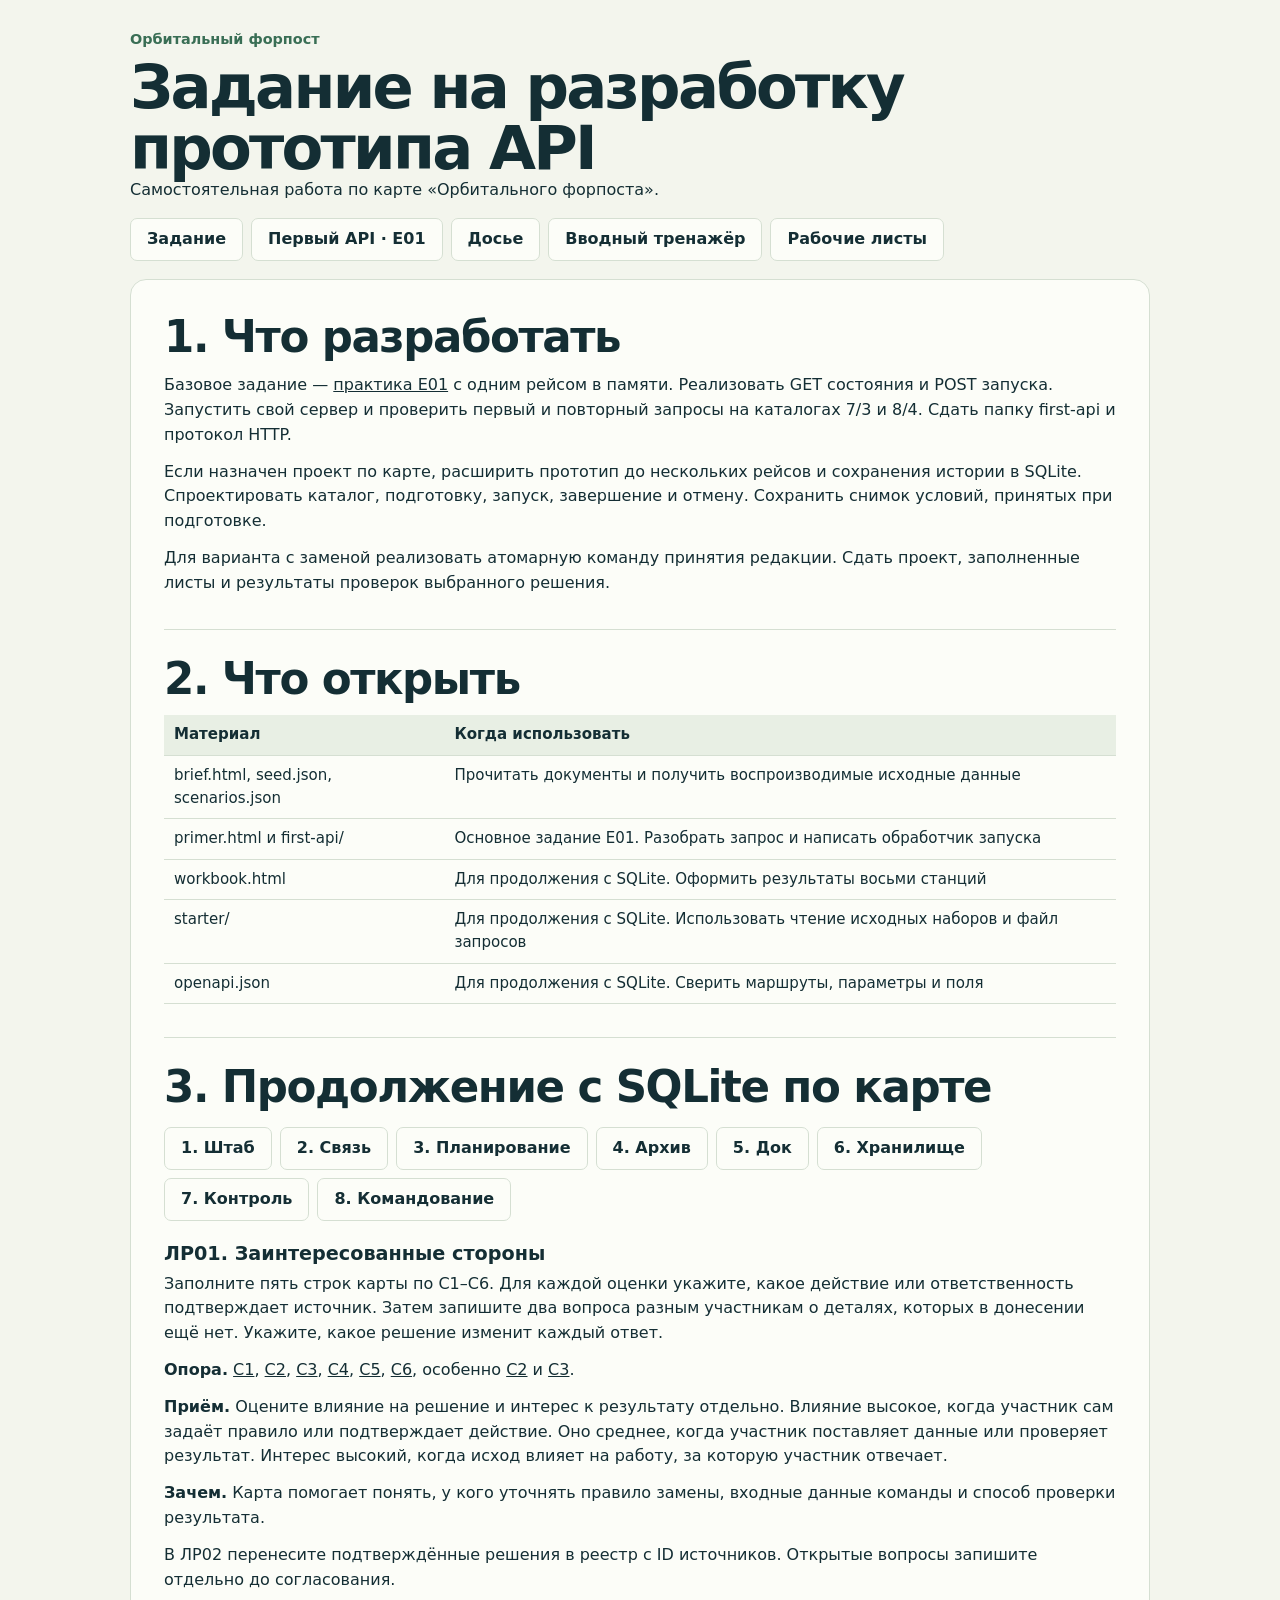
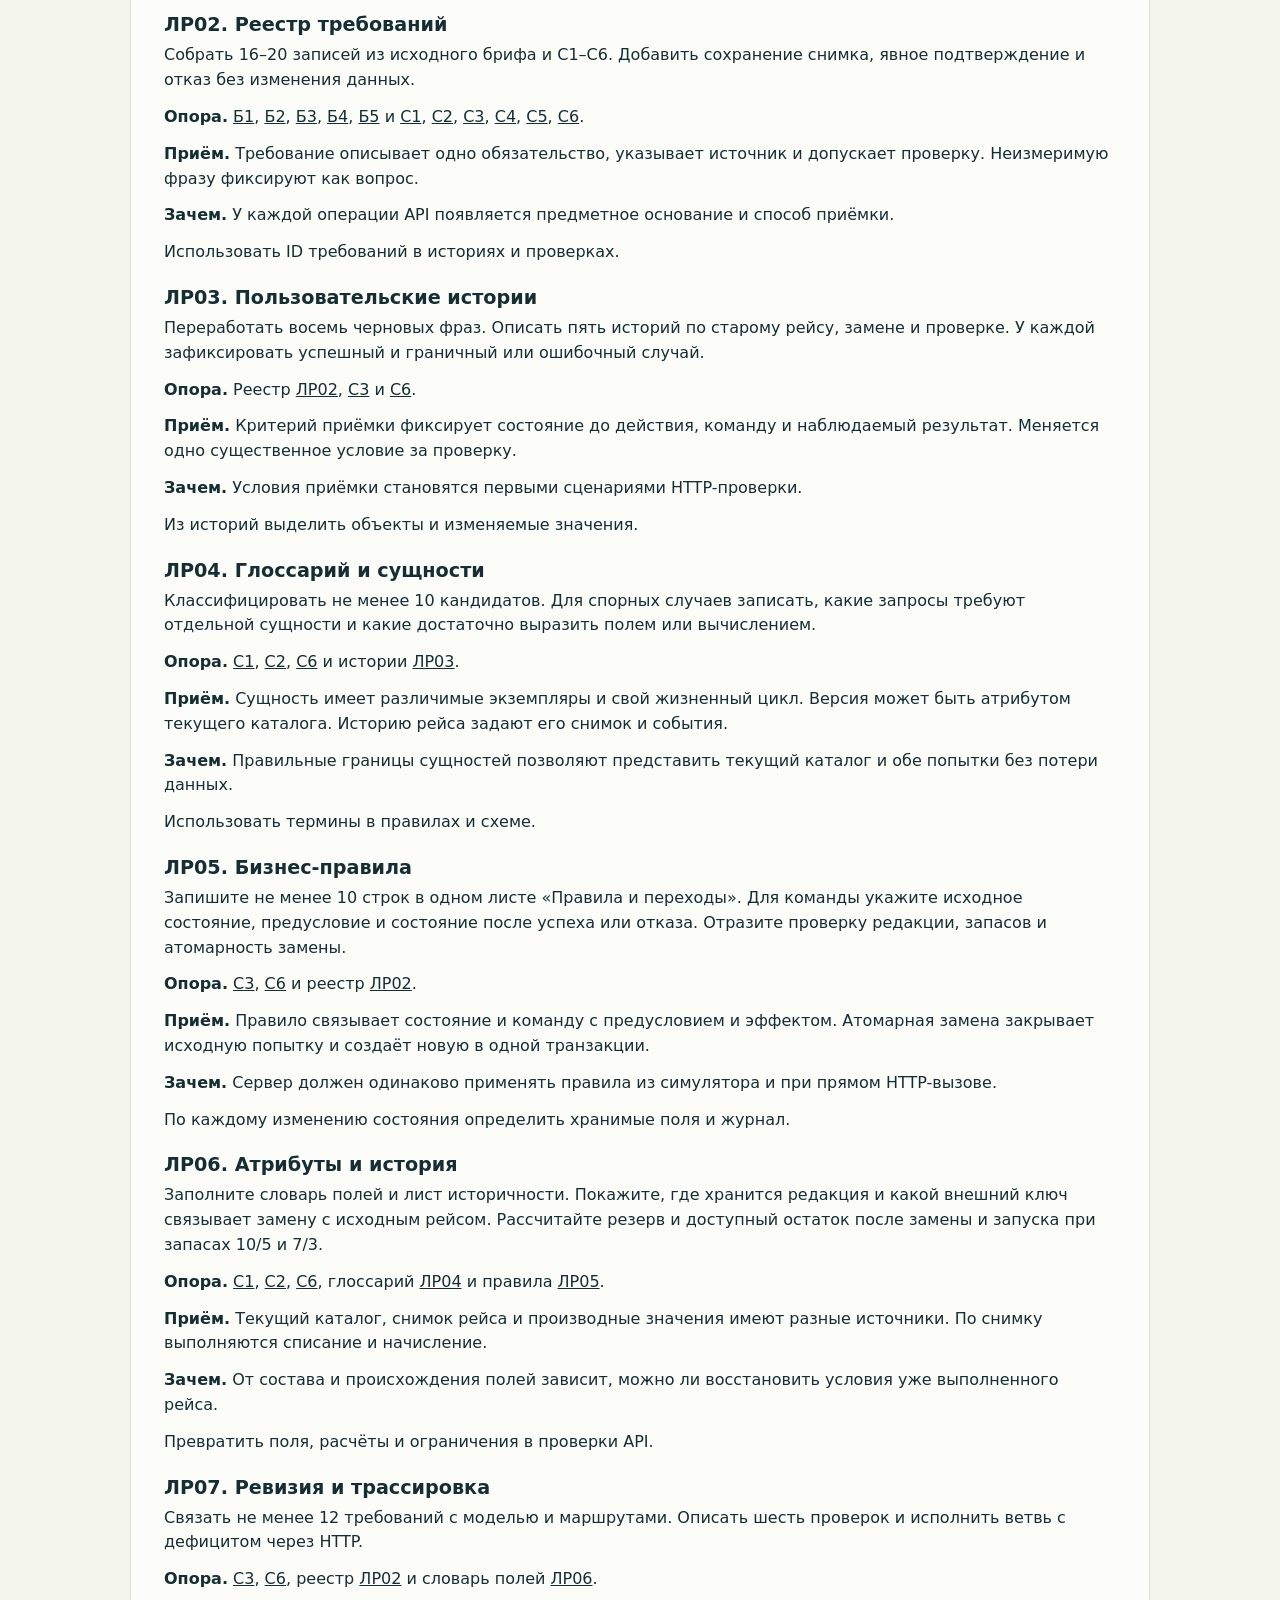
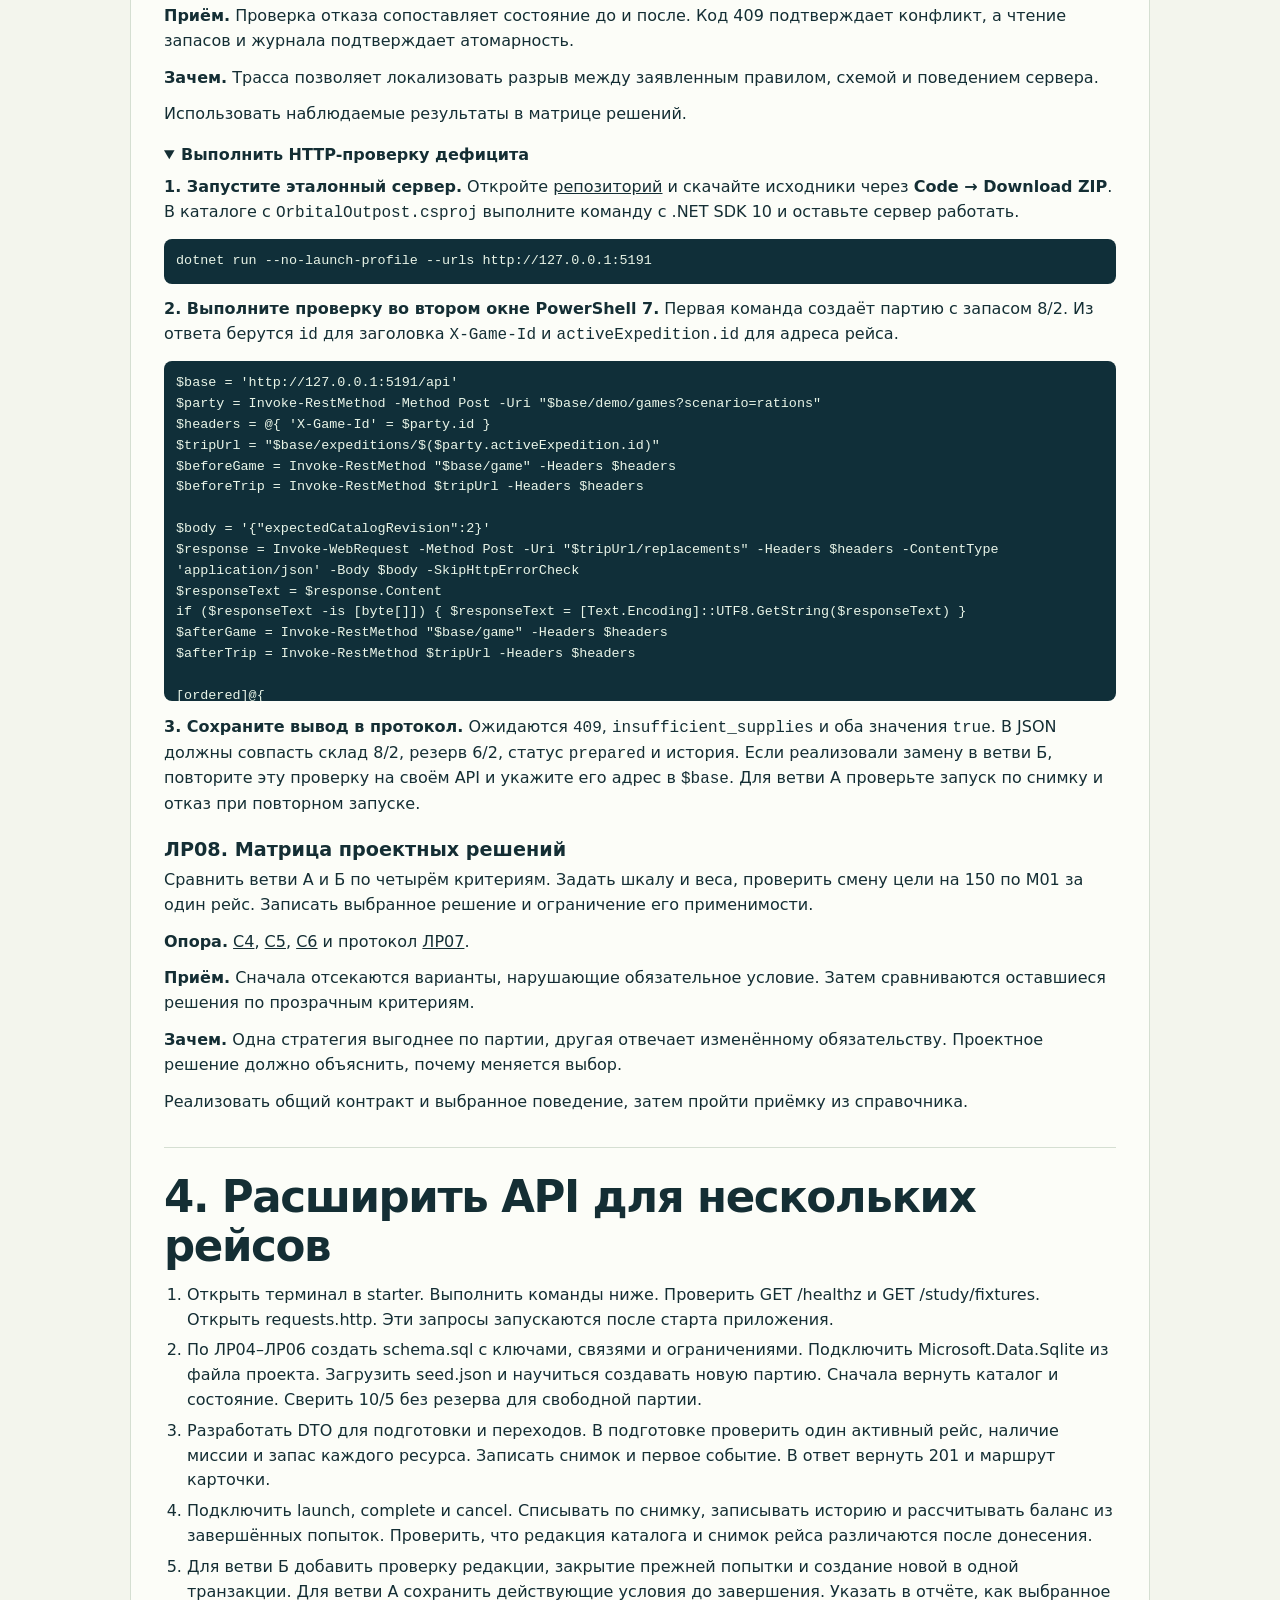
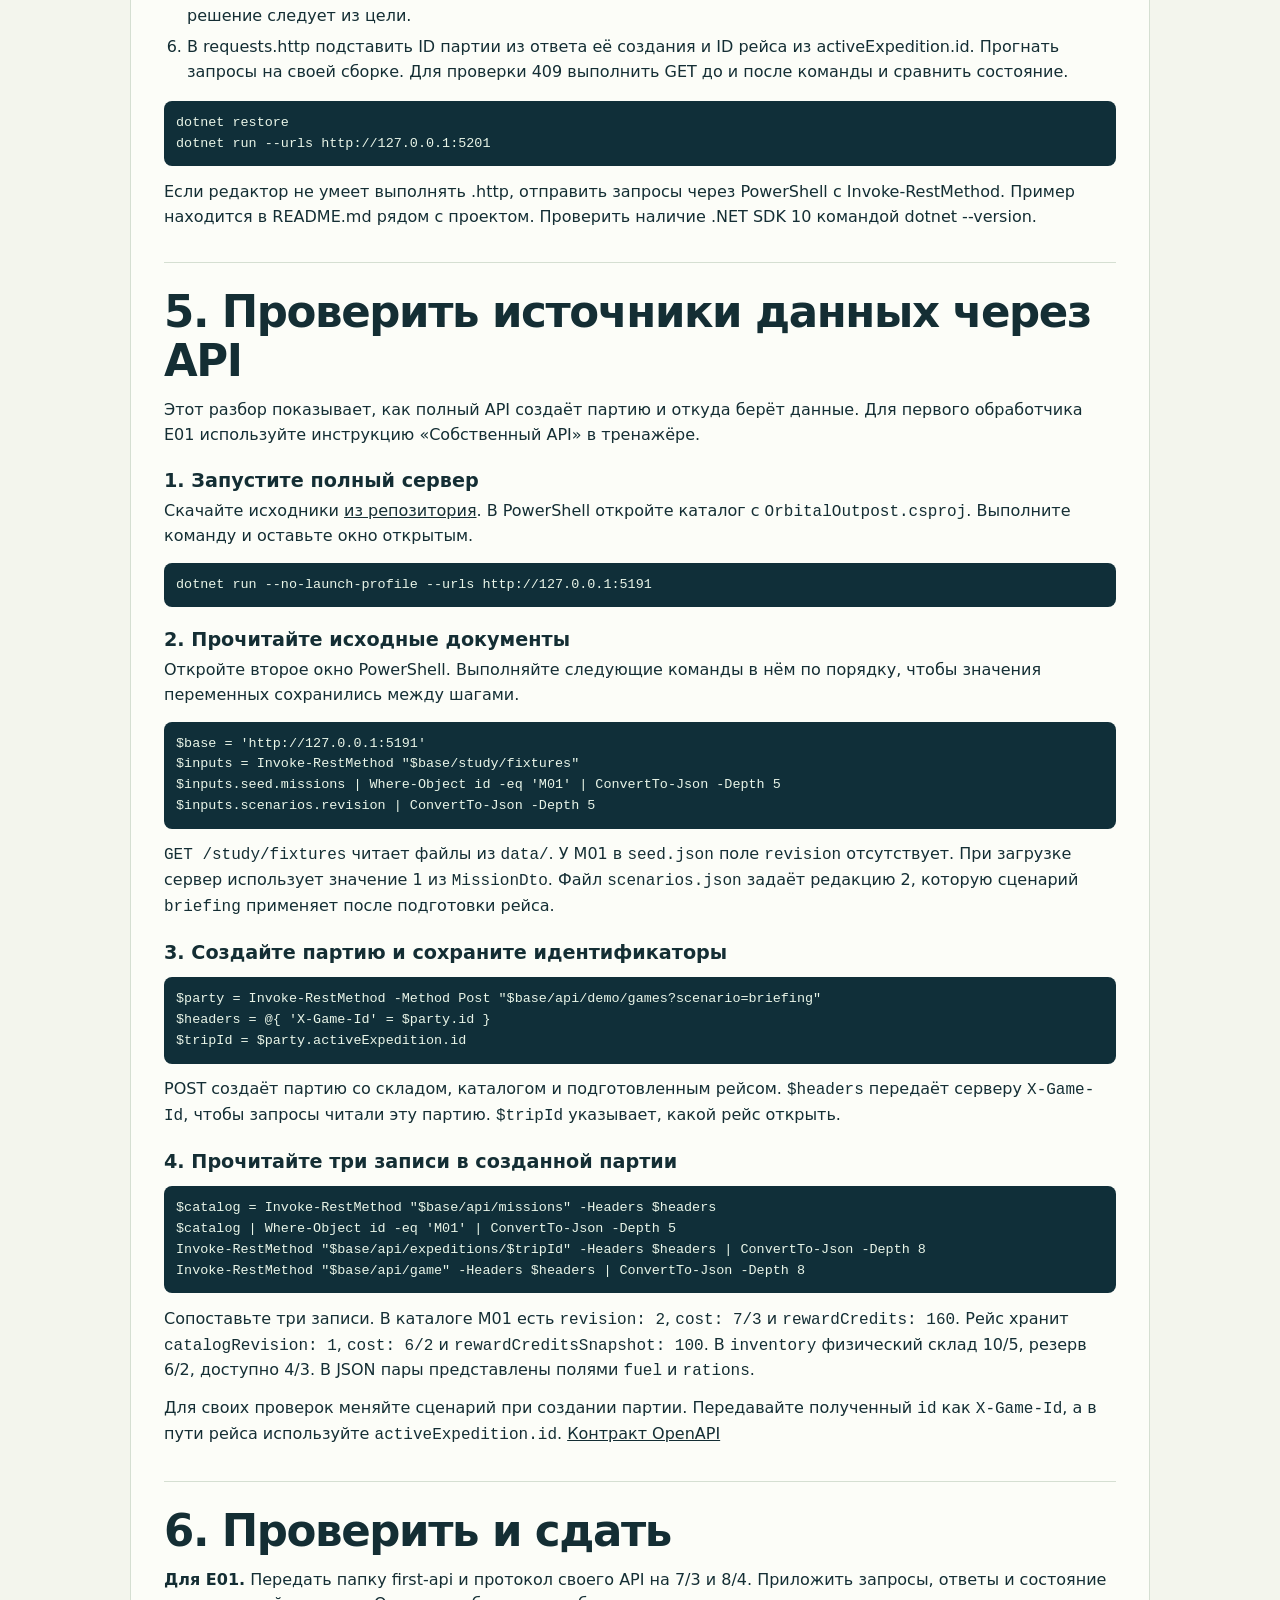
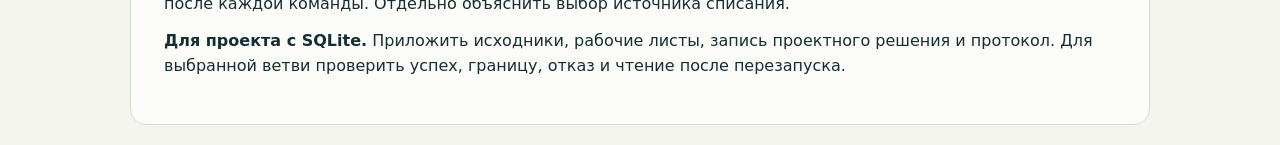
<file: wwwroot/student-guide.html>
<!doctype html><html lang="ru"><head><meta charset="utf-8"><meta name="viewport" content="width=device-width, initial-scale=1"><title>Задание на разработку прототипа API</title><style>* { box-sizing: border-box; }
[hidden] { display: none !important; }
:root {
  --space: #0b2630;
  --deep: #103641;
  --ink: #142e34;
  --muted: #485e5b;
  --paper: #f3f5ed;
  --card: #fcfdf8;
  --line: #d5dfd2;
  --mint: #bce8bc;
  --gold: #f0ca86;
  --error: #8b352d;
  --width: 1260px;
  font: 16px/1.55 "Segoe UI", system-ui, sans-serif;
  color: var(--ink);
  background: var(--paper);
}
body { margin: 0; }
a { color: inherit; }
button, input, textarea { font: inherit; }
button { cursor: pointer; }
button:disabled { cursor: default; opacity: .66; }
:focus-visible { outline: 3px solid #c27e26; outline-offset: 4px; }
.skip { position: absolute; left: 12px; top: -80px; z-index: 9; padding: 10px 18px; background: white; }
.skip:focus { top: 12px; }
.site-header, .hero, .station-nav, main, footer { width: min(calc(100% - 60px), var(--width)); margin-inline: auto; }
.site-header { display: flex; align-items: center; justify-content: space-between; gap: 20px; min-height: 78px; }
.site-header nav { display: flex; flex-wrap: wrap; gap: 7px 22px; }
.site-header nav a { padding-block: 7px; text-decoration: none; border-bottom: 2px solid transparent; color: var(--muted); }
.site-header nav a[aria-current="page"] { border-color: #498163; color: var(--ink); font-weight: 700; }
.brand { display: flex; align-items: center; gap: 10px; text-decoration: none; font-weight: 750; white-space: nowrap; }
.logo { display: inline-grid; place-items: center; background: var(--space); color: var(--mint); width: 36px; height: 36px; border-radius: 50%; font-size: 25px; }
.hero { position: relative; display: grid; grid-template-columns: 1fr 1.13fr; overflow: hidden; min-height: 368px; border-radius: 27px 27px 27px 5px; background: var(--space); color: #eef6e9; }
.hero-copy { padding: clamp(26px, 4.4vw, 61px); z-index: 1; align-self: center; }
.signal { display: flex; align-items: center; gap: 10px; color: #c1d8c9; margin: 0 0 16px; font-size: .88rem; }
.signal span { width: 9px; height: 9px; border-radius: 50%; background: var(--mint); box-shadow: 0 0 0 4px #bce8bc26; }
h1, h2, h3, .score strong { font-family: Bahnschrift, "Segoe UI", system-ui, sans-serif; }
h1 { margin: 0; font-size: clamp(2.55rem, 5vw, 4.9rem); line-height: .99; letter-spacing: -.045em; font-weight: 680; }
h1 span { color: var(--gold); }
.hero-copy > p:not(.signal) { margin-block: 19px 25px; max-width: 37ch; color: #c7ddda; }
.hero-actions, .actions { display: flex; flex-wrap: wrap; gap: 10px; align-items: center; }
.button { display: inline-flex; align-items: center; justify-content: center; padding: 10px 16px; min-height: 43px; border: 1px solid var(--line); border-radius: 7px; text-decoration: none; font-weight: 700; background: var(--card); color: var(--ink); line-height: 1.3; text-align: center; }
.button:hover { background: #e5eee1; }
.button.primary { background: var(--mint); color: #132f2c; border-color: #a3cda3; }
.button.primary:hover { background: #d8f3cb; }
.button.ghost { color: #eef6e9; background: transparent; border-color: #66858a; }
.button.ghost:hover { background: #214650; }
.star-map { position: relative; min-height: 270px; }
.orbit-art { position: absolute; inset: 0; width: 100%; height: 100%; }
.map-node { position: absolute; left: var(--x); top: var(--y); transform: translate(-50%, -50%); display: grid; place-items: center; width: 34px; height: 34px; border-radius: 50%; border: 1px solid #bce8bc9e; color: #f4faea; background: #153b43; font: 700 .9rem Bahnschrift, sans-serif; text-decoration: none; box-shadow: 0 0 0 4px #153b4380; }
.map-node:hover, .map-node[aria-current="step"] { color: var(--space); background: var(--gold); border-color: var(--gold); }
.map-node.done { background: var(--mint); color: var(--space); }
.map-caption { display: flex; justify-content: space-between; gap: 10px; position: absolute; bottom: 0; padding: 10px 18px; color: #e3f0e3; background: #09242bcf; width: 100%; font-size: .81rem; }
.station-nav { display: grid; grid-template-columns: repeat(8, minmax(0,1fr)); gap: 6px; margin-block: 17px 26px; }
.station-nav a { display: grid; grid-template-columns: 24px auto; gap: 7px; align-items: center; min-height: 48px; padding: 7px 8px; text-decoration: none; border-bottom: 2px solid var(--line); font-size: .84rem; color: var(--muted); }
.station-nav a:hover, .station-nav a[aria-current="step"] { border-color: #437c61; color: var(--ink); background: #e4eddf; }
.station-nav .number { display: grid; place-items: center; width: 22px; height: 22px; border-radius: 50%; background: #e2e8dc; font-weight: 700; color: var(--ink); }
.station-nav .done .number { background: var(--mint); }
main { margin-bottom: 48px; min-height: 300px; }
.workspace, .sim-grid { display: grid; grid-template-columns: minmax(0, 1fr) minmax(0, .89fr); gap: 18px; align-items: start; }
.panel { background: var(--card); border: 1px solid var(--line); border-radius: 16px; padding: clamp(17px, 2.8vw, 33px); min-width: 0; }
.panel > :first-child, .reference > :first-child { margin-top: 0; }
.kicker { color: #396e55; font-size: .9rem; margin: 0 0 7px; font-weight: 700; }
h2 { font-size: clamp(1.75rem, 3.4vw, 2.95rem); margin: 0 0 12px; line-height: 1.12; letter-spacing: -.032em; overflow-wrap: anywhere; }
h3 { font-size: 1.2rem; margin: 21px 0 7px; line-height: 1.2; }
p { margin: 0 0 12px; }
.brief { border-left: 4px solid #619279; padding: 12px 15px; background: #eaf1e7; margin-block: 19px; }
.brief strong { display: block; }
.steps { padding-left: 23px; margin: 7px 0 16px; }
.steps li + li { margin-top: 6px; }
.note { color: var(--muted); }
.draft-label { display: block; margin-top: 17px; font-weight: 700; }
#draft { display: block; width: 100%; margin: 5px 0; padding: 9px; resize: vertical; border: 1px solid #729087; border-radius: 6px; color: var(--ink); background: white; }
.draft-preview { margin-bottom: 0; white-space: pre-wrap; overflow-wrap: anywhere; }
.example { border-left: 3px solid #b58a48; background: #faf2e0; padding: 10px 13px; }
.station-explanation summary { cursor: pointer; margin-bottom: 7px; }
.brief p { margin: 9px 0 0; }
.worksheet-panel { margin-top: 18px; }
.worksheet + .worksheet { border-top: 1px solid var(--line); margin-top: 20px; padding-top: 8px; }
.worksheet table { min-width: 600px; }
.worksheet td { padding: 6px; }
.worksheet textarea, .primer-json textarea { width: 100%; min-width: 105px; color: var(--ink); background: white; border: 1px solid #789288; border-radius: 5px; padding: 7px; resize: vertical; }
.text-button { border: 0; padding: 0; color: #285b48; background: none; text-decoration: underline; }
.case-selector { margin-block: 4px 18px; background: #e4eddf; padding: 13px 16px; border-radius: 10px; }
.case-selector .note { margin: 8px 0 0; }
.primer { width: 100%; }
.primer-tabs { display: flex; flex-wrap: wrap; gap: 7px; margin: 14px 0; }
.primer-tabs [aria-pressed="true"], #primer-variants [aria-pressed="true"] { background: var(--mint); border-color: #5d9272; }
.primer-visual { margin: 12px 0; padding: clamp(12px, 2.5vw, 25px); border: 1px solid #31585b; border-radius: 11px; background: var(--space); color: #edf5e9; }
.primer-visual p { color: #d4e5de; }
.primer-visual pre { background: #153943; margin: 9px 0 0; }
.primer-flow { display: grid; grid-template-columns: repeat(auto-fit, minmax(min(120px, 100%), 1fr)); gap: 10px; list-style: none; padding: 0; margin: 0; }
.primer-flow li { min-height: 53px; display: grid; place-items: center; position: relative; text-align: center; border: 1px solid #648382; border-radius: 7px; padding: 7px; font-size: .9rem; overflow-wrap: anywhere; }
.primer-flow .flow-active { background: var(--mint); color: var(--ink); font-weight: 700; }
.primer-flow .flow-blocked { border-style: dashed; color: #b9c8c7; }
.primer-flow .flow-blocked small { font-size: .77rem; }
.primer-flow:not(.primer-structure) .flow-active::after { content: ""; position: absolute; height: 4px; width: 34%; bottom: 5px; left: 33%; border-radius: 4px; background: #267057; animation: packet 420ms ease-out both; }
.primer-flow li:not(:last-child)::before { content: "›"; position: absolute; right: -10px; color: #bce8bc; z-index: 1; font-size: 19px; }
.primer-structure li:not(:last-child)::before { content: "·"; }
.relation-strip { margin: 8px 0 0; font-size: .85rem; }
@keyframes packet { from { opacity: 0; transform: translateX(-70%); } to { opacity: 1; transform: translateX(0); } }
.primer-paused .flow-active::after, .primer-paused .stock-track > * { animation-play-state: paused !important; }
.primer-stock { display: grid; gap: 8px; max-width: 640px; }
.stock-legend { display: flex; gap: 16px; margin: 0; font-size: .85rem; }
.stock-legend span::before { content: ""; display: inline-block; width: 9px; height: 9px; margin-right: 6px; border-radius: 2px; background: var(--mint); }
.stock-legend span:first-child::before { background: var(--gold); }
.stock-track { display: flex; height: 13px; background: #284951; border-radius: 8px; overflow: hidden; }
.stock-track > * { width: var(--share); transform-origin: left; animation: stock-fill 420ms ease-out both; }
.stock-track i { background: var(--gold); }
.stock-track b { background: var(--mint); }
@keyframes stock-fill { from { opacity: .55; } to { opacity: 1; } }
.primer-json { display: grid; max-width: 590px; gap: 7px; justify-items: start; margin: 10px 0; }
.primer-json textarea { font-family: Consolas, monospace; }
@media (prefers-reduced-motion: reduce) {
  .primer-flow .flow-active::after, .stock-track > * { animation: none !important; }
}
.section-heading { display: flex; justify-content: space-between; align-items: center; flex-wrap: wrap; gap: 10px; margin-bottom: 18px; }
.section-heading h2 { margin-bottom: 0; }
.challenge { border: 0; padding: 0; margin: 18px 0 22px; min-inline-size: 0; }
.challenge legend { padding: 0; font-weight: 700; margin-bottom: 9px; }
.choice { display: block; width: 100%; text-align: left; padding: 9px 11px; margin-bottom: 6px; border: 1px solid var(--line); border-radius: 6px; background: #f1f5ed; color: var(--ink); }
.choice:hover { border-color: #588870; }
.choice[data-selected="true"] { border-color: #ad6f2e; background: #fbefd7; }
.choice[data-correct="true"] { border-color: #629779; background: #def0dc; }
.feedback { min-height: 26px; color: var(--muted); margin-block: 6px 0; }
.feedback.error, .error { color: var(--error); }
.numeric { display: flex; flex-wrap: wrap; align-items: end; gap: 7px; }
.numeric label { display: grid; color: var(--muted); font-size: .9rem; }
input[type="number"] { width: 130px; padding: 8px; border: 1px solid #729087; border-radius: 5px; background: white; color: var(--ink); }
.progress-track { height: 7px; border-radius: 6px; overflow: hidden; background: #e2eadf; margin-bottom: 14px; }
.progress-track span { height: 100%; display: block; width: var(--progress); background: #548a6c; }
.table-wrap { overflow-x: auto; margin-bottom: 15px; }
table { border-collapse: collapse; text-align: left; width: 100%; font-size: .94rem; }
th, td { border-bottom: 1px solid var(--line); padding: 8px 10px; vertical-align: top; }
th { background: #e8efe4; font-weight: 750; }
td { overflow-wrap: anywhere; }
.score { display: flex; justify-content: space-between; align-items: center; border-radius: 11px; background: var(--deep); color: #f2f8ed; padding: 12px 15px; margin-bottom: 12px; }
.score strong { font-size: 2.15rem; color: var(--gold); line-height: 1; }
.missions { margin: 14px 0; }
.mission { display: grid; grid-template-columns: 1fr auto; align-items: center; gap: 6px 13px; border-top: 1px solid var(--line); padding: 13px 0; }
.mission h3 { margin: 0; }
.mission p { margin-bottom: 3px; }
.mission-id { color: #3b7158; margin-right: 6px; font-size: .83rem; font-weight: 700; }
.phase { display: inline-flex; gap: 6px; align-items: center; background: #e4efdf; border-radius: 20px; padding: 4px 10px; font-size: .84rem; }
.phases { display: flex; flex-wrap: wrap; gap: 5px; padding: 0; margin: 10px 0 15px; list-style: none; }
.phases .current { font-weight: 700; background: var(--mint); }
.history { display: grid; gap: 7px; border-left: 2px solid #73a789; padding-left: 15px; margin: 12px 0; list-style: none; }
.history time { color: var(--muted); font-size: .86rem; margin-left: 5px; }
pre { overflow: auto; background: #102f39; color: #e9f5e8; border-radius: 8px; padding: 12px; font-size: .84rem; max-height: 340px; white-space: pre-wrap; overflow-wrap: anywhere; }
code { overflow-wrap: anywhere; }
.log { display: flex; flex-wrap: wrap; gap: 6px; margin-bottom: 8px; }
.log button { border: 1px solid var(--line); border-radius: 5px; padding: 5px 7px; background: #eef4eb; color: var(--ink); font-size: .85rem; }
.log button[aria-pressed="true"] { border-color: #478463; background: var(--mint); }
[data-objective][aria-pressed="true"] { border-color: #478463; background: var(--mint); }
.reference { max-width: 1050px; }
.document header, .document article { max-width: 1020px; margin-inline: auto; }
.document header { margin-block: 28px 18px; }
.document article { margin-bottom: 36px; }
.document h1 { font-size: clamp(2rem, 5vw, 3.8rem); }
.document section + section { margin-top: 33px; border-top: 1px solid var(--line); padding-top: 25px; }
.document nav { display: flex; flex-wrap: wrap; gap: 8px; margin-block: 15px; }
.document .panel { width: min(calc(100% - 24px), 1020px); }
.document > header { width: min(calc(100% - 24px), 1020px); }
.diagram { display: flex; flex-wrap: wrap; align-items: center; gap: 6px; margin: 14px 0; }
.diagram span { border: 1px solid #a7bba9; background: #eaf3e7; border-radius: 6px; padding: 6px 9px; }
footer { border-top: 1px solid var(--line); padding-block: 16px 27px; display: flex; flex-wrap: wrap; justify-content: space-between; gap: 10px; color: var(--muted); font-size: .87rem; }
@media (max-width: 1050px) { .station-nav { grid-template-columns: repeat(4, minmax(0,1fr)); } }
@media (max-width: 800px) {
  .site-header, .hero, .station-nav, main, footer { width: calc(100% - 32px); }
  .site-header { padding-block: 12px; flex-wrap: wrap; gap: 6px; }
  .site-header nav { gap: 5px 13px; font-size: .87rem; }
  .hero { grid-template-columns: 1fr 1fr; }
  .hero-copy { padding: 25px 20px; }
  .workspace, .sim-grid { grid-template-columns: 1fr; }
}
@media (max-width: 580px) {
  .hero { grid-template-columns: 1fr; border-radius: 19px 19px 19px 4px; }
  .hero-copy { padding: 25px 19px 19px; }
  .star-map { min-height: 236px; }
  .station-nav { grid-template-columns: repeat(2, minmax(0,1fr)); margin-bottom: 19px; }
  .mission { grid-template-columns: 1fr; }
  .mission button { justify-self: start; }
  .map-node { width: 28px; height: 28px; }
}
@media print {
  .document { background: white; }
  .document nav { display: none; }
  .document .panel { padding: 0; border: 0; width: 100%; }
  .document section { break-inside: auto; }
  .document tr { break-inside: avoid; }
  .table-wrap { overflow: visible; }
}

/* The application and its in-context lessons share one palette. */
.outpost-app {
  --sim-bg: #0a1820;
  --sim-panel: #142b36;
  --sim-ink: #ecf6f3;
  --sim-muted: #b7cdcf;
  --sim-line: #3b5963;
  --sim-mint: #a4efca;
  --ink: var(--sim-ink);
  --muted: var(--sim-muted);
  --paper: var(--sim-bg);
  --card: var(--sim-panel);
  --line: var(--sim-line);
  --mint: var(--sim-mint);
  --error: #ffd0ad;
  --width: 1110px;
  min-height: 100vh;
  background: radial-gradient(ellipse at 92% 0%, #12333c 0, var(--sim-bg) 55%);
  color: var(--ink);
}
.outpost-app main:focus, .outpost-app #worksheets:focus, .outpost-app #sim-message:focus { outline: none; }
.outpost-app .site-header { min-height: 65px; }
.outpost-app .site-header nav a[aria-current="page"] { border-color: var(--mint); color: var(--mint); }
.outpost-app .logo { border: 1px solid var(--line); }
.outpost-app .skip { background: var(--card); }
.outpost-app .kicker, .outpost-app .signal { color: var(--mint); }
.outpost-app .button { color: var(--ink); background: #1c3743; border-color: #55727e; }
.outpost-app .button:hover { background: #294b57; }
.outpost-app .button.primary { color: #102a22; background: var(--mint); border-color: var(--mint); }
.outpost-app .button.primary:hover { background: #c3f7db; }
.outpost-app .button.ghost { background: transparent; }
.outpost-app .text-button { color: var(--mint); }
.outpost-app th { color: var(--ink); background: #213d49; }
.outpost-app .choice, .outpost-app .diagram span { background: #10232d; border-color: var(--line); }
.outpost-app .choice:hover { border-color: var(--mint); }
.outpost-app .choice[data-correct="true"] { background: #1f4844; border-color: var(--mint); }
.outpost-app .choice[data-selected="true"] { background: #41332b; border-color: var(--gold); }
.outpost-app input[type="number"], .outpost-app textarea, .outpost-app select {
  background: #0c202b; color: var(--ink); border-color: #5e7b83;
}
.outpost-app .brief, .outpost-app .example { background: #0e222c; color: var(--ink); }
.outpost-app .progress-track { background: #28434d; }
.outpost-app .progress-track span { background: var(--mint); }
.outpost-app .station-nav a:hover, .outpost-app .station-nav a[aria-current="step"] {
  color: var(--mint); background: #1b3945; border-color: var(--mint);
}
.outpost-app .station-nav .number { background: #28434d; color: var(--ink); }
.outpost-app .station-nav .done .number { background: var(--mint); color: #102a22; }
.outpost-app .map-note { color: var(--muted); padding-top: 16px; }
.simulator-mode .hero, .simulator-mode .station-nav, .station-mode .hero, .project-map-mode .station-nav { display: none; }
.station-mode .station-nav { margin-top: 4px; }
.station-workspace h1, .reference h1 { font-size: clamp(1.85rem,4.5vw,3rem); margin-bottom: 12px; }
.station-section { border-top: 1px solid var(--line); margin-top: 20px; padding-top: 16px; }
.station-section h2 { font-size: clamp(1.25rem,3vw,1.65rem); }
.station-section .primer { padding: 15px 0 0; border: 0; }
.station-draft { margin-top: 18px; }
.station-section .challenge { max-width: 730px; }
.dossier-source { border-top: 1px solid var(--line); padding: 10px 0 3px; }
.dossier-source h4 { margin: 0 0 4px; }
.dossier-source:target { border-color: var(--mint); }
.lab-http-guide { margin-block: 1rem; }
.lab-http-guide summary { font-weight: 700; }
.worked-example { border-left: 2px solid var(--line); padding: 6px 12px; margin: 0 0 14px; }
.worked-example summary { font-weight: 700; cursor: pointer; }
.worked-example dl { display: grid; grid-template-columns: minmax(0, 1fr) minmax(0, 2fr); gap: 6px 12px; }
.worked-example dt { font-weight: 700; }
.worked-example dd { margin: 0; overflow-wrap: anywhere; }
.mobile-cell-label { display: none; }
@media screen and (max-width: 760px) {
  .worked-example dl { display: block; }
  .worked-example dd { margin-bottom: 6px; }
  .worksheet-table { overflow: visible; }
  .worksheet-table table, .worksheet-table tbody, .worksheet-table tr, .worksheet-table td { display: block; width: 100%; }
  .worksheet .worksheet-table table { min-width: 0; }
  .worksheet-table thead { position: absolute; width: 1px; height: 1px; overflow: hidden; clip-path: inset(50%); }
  .worksheet-table tbody tr { border: 1px solid var(--line); border-radius: 8px; margin-bottom: 12px; padding: 7px 10px; }
  .worksheet-table tbody td { border: 0; padding: 6px 0; overflow-wrap: anywhere; }
  .worksheet-table .mobile-cell-label { display: block; font-size: .85rem; font-weight: 700; margin-bottom: 3px; color: var(--muted); }
  .worksheet-table textarea { min-width: 0; }
}

.sim-shell {
  background: var(--card);
  border: 1px solid var(--line);
  border-radius: 13px;
  padding: clamp(16px, 3.6vw, 37px);
}
.sim-heading {
  display: flex;
  flex-wrap: wrap;
  gap: 8px 18px;
  justify-content: space-between;
  align-items: baseline;
  border-bottom: 1px solid var(--line);
  padding-bottom: 11px;
  margin-bottom: 16px;
}
.sim-heading p { margin: 0; font-weight: 700; font-size: .95rem; color: var(--mint); }
.sim-eyebrow { margin-bottom: 7px; color: var(--mint); font-size: .87rem; font-weight: 650; }
.sim-status { color: var(--mint); font-size: .94rem; margin-bottom: 11px; }
.sim-status:empty { display: none; }
.sim-status-error { color: var(--error); }
.sim-progress { margin: 0 0 18px; }
.sim-progress p { color: var(--muted); margin: 0 0 7px; font-size: .89rem; }
.sim-progress ol { list-style: none; padding: 0; margin: 0; display: grid; grid-template-columns: repeat(5, minmax(0, 1fr)); gap: 6px; }
.sim-progress li { display: flex; margin: 0; min-width: 0; }
.sim-progress a { display: flex; align-items: center; gap: 7px; padding: 7px 8px; width: 100%; min-height: 44px; color: var(--muted); border-bottom: 2px solid var(--line); font-size: .85rem; line-height: 1.25; text-decoration: none; }
.sim-progress a:hover { color: var(--mint); border-color: var(--mint); background: #183b43; }
.sim-progress li span { display: grid; place-items: center; border: 1px solid var(--line); border-radius: 50%; width: 23px; height: 23px; flex: none; }
.sim-progress [aria-current="step"] { border-color: var(--mint); background: #183b43; color: var(--ink); border-radius: 6px 6px 0 0; }
.sim-progress [aria-current="step"] span { border-color: var(--mint); background: var(--mint); color: #102a22; font-weight: 800; }
.sim-panel { min-width: 0; }
.sim-panel h2 { font-size: clamp(1.55rem,4vw,2.65rem); scroll-margin-top: 20px; }
.sim-panel p { max-width: 76ch; }
.sim-panel pre { background: #0b1f2a; border: 1px solid var(--line); }
.sim-panel .sim-cue { max-width: none; margin: 14px 0; padding: 11px 14px; border-inline-start: 3px solid var(--gold); border-radius: 0 6px 6px 0; background: #243539; }
.sim-cue strong { display: block; color: var(--gold); margin-bottom: 2px; }
.sim-directions { padding-inline-start: 24px; margin: 15px 0; }
.sim-directions > li { padding: 3px 0 6px 3px; }
.sim-directions > li::marker { color: var(--mint); font-weight: 750; }
.sim-directions ul { list-style: none; padding: 3px 0 3px 11px; margin: 5px 0 0; border-inline-start: 1px solid var(--line); }
.sim-directions ul li { margin: 3px 0; color: var(--muted); }
.sim-directions b { color: var(--ink); margin-inline-end: 4px; }
.sim-sources tbody th { background: transparent; }
.sim-sources small { display: block; margin-top: 2px; color: var(--muted); font-weight: 400; line-height: 1.35; }
.sim-sources th:not(:first-child), .sim-sources td { width: 15%; text-align: center; }
.sim-actions { display: flex; flex-wrap: wrap; gap: 9px 17px; align-items: center; margin-top: 15px; }
.sim-detail { margin-top: 18px; padding-top: 9px; border-top: 1px solid var(--line); }
.sim-detail summary { color: var(--muted); cursor: pointer; width: fit-content; }
.sim-detail[open] summary { color: var(--mint); }
.sim-text-link { color: var(--muted); font-size: .92rem; text-underline-offset: 3px; }
.sim-text-link:hover { color: var(--mint); }
.sim-signal { list-style: none; padding: 0; margin-block: 10px 15px; display: grid; grid-template-columns: repeat(3, minmax(0, 1fr)); gap: 8px; }
.sim-signal li { margin: 0; padding: 10px 12px; border: 1px solid var(--line); border-top: 2px solid var(--mint); border-radius: 6px; background: #142e39; }
.sim-signal span { display: block; color: var(--muted); }
@media (prefers-reduced-motion: no-preference) {
  .sim-signal li { animation: sim-signal-in .5s ease-out both; }
  .sim-signal li:nth-child(2) { animation-delay: .14s; }
  .sim-signal li:nth-child(3) { animation-delay: .28s; }
  @keyframes sim-signal-in {
    from { opacity: .5; transform: translateY(5px); }
    to { opacity: 1; transform: translateY(0); }
  }
}
.sim-animation, .sim-log { border-top: 1px solid var(--line); padding-block: 9px; }
.sim-animation summary, .sim-log summary { cursor: pointer; overflow-wrap: anywhere; }
.sim-animation summary { color: var(--mint); font-weight: 700; }
.outpost-app .primer-next { color: var(--mint); border-color: var(--mint); }
.sim-animation .primer { padding: 12px 0 0; border: 0; }
.primer-application { border-left: 3px solid var(--mint); padding: 5px 0 5px 10px; }
.outpost-app .primer-visual { background: #0d202b; border-color: var(--line); }
.outpost-app .primer-flow li { min-height: 38px; border: 0; border-bottom: 2px solid var(--line); border-radius: 0; }
.outpost-app .primer-flow .flow-active { color: var(--mint); background: transparent; border-color: var(--mint); }
.outpost-app .primer-flow .flow-active::after { display: none; }
.outpost-app .primer-tabs [aria-pressed="true"], .outpost-app #primer-variants [aria-pressed="true"],
.outpost-app [data-objective][aria-pressed="true"] { color: #102a22; background: var(--mint); border-color: var(--mint); }
.sim-prediction { display: grid; gap: 4px; }
.sim-prediction span, .sim-prediction small, .sim-hint { color: var(--muted); }
.sim-prediction textarea, .sim-journal-select select { border: 1px solid #5e7b83; border-radius: 6px; padding: 8px; }
.sim-prediction textarea { width: min(100%,710px); resize: vertical; }
.sim-inventory { margin: 10px 0 0; }
.sim-inventory h3 { margin-top: 0; }
.sim-balance { margin: 0; color: var(--muted); }
.sim-balance strong { color: var(--gold); font-size: 1.2rem; }
.sim-observation { border-left: 3px solid var(--mint); padding-left: 11px; }
.sim-result { margin-top: 14px; }
.sim-saved { color: var(--muted); overflow-wrap: anywhere; white-space: pre-wrap; }
.sim-pick { border: 0; padding: 0; margin: 10px 0 0; min-inline-size: 0; }
.sim-pick legend { margin-bottom: 3px; font-weight: 700; }
.sim-panel .sim-stock-note { display: flex; flex-wrap: wrap; align-items: center; gap: 4px 14px; max-width: none; border-inline-start: 3px solid var(--mint); padding: 7px 12px; background: #193540; }
.sim-dock { display: grid; grid-template-columns: minmax(0, 1fr) minmax(0, 1fr); gap: 10px; align-items: stretch; }
.sim-dock h3 { font-size: 1rem; margin: 0 0 6px; }
.sim-cargo-tray { display: grid; grid-template-columns: 1fr 1fr; gap: 6px; align-content: start; }
.sim-cargo-tray h3 { grid-column: 1 / -1; }
.sim-cargo-card { display: grid; gap: 4px; align-content: start; min-width: 0; padding: 9px; text-align: left; color: var(--ink); background: #193540; border: 1px solid var(--line); border-radius: 7px; cursor: grab; }
.sim-cargo-card:hover, .sim-cargo-card[aria-pressed="true"] { border-color: var(--mint); background: #214752; }
.sim-cargo-card:active { cursor: grabbing; }
.sim-cargo-card small { color: var(--muted); line-height: 1.3; }
.sim-cargo-count { display: inline-flex; flex-wrap: wrap; gap: 4px 8px; }
.sim-cargo-count span { display: inline-block; border-radius: 4px; padding: 2px 6px; background: #102630; color: var(--muted); white-space: nowrap; font-size: .84rem; }
.sim-cargo-count b { color: var(--mint); margin-inline-start: 2px; }
.sim-cargo-hold { padding: 9px 12px; border: 2px dashed #537784; border-radius: 7px; background: #0d242f; }
.sim-cargo-target, .sim-cargo-hold:has(.sim-cargo-loaded) { border-color: var(--mint); }
.sim-cargo-target { background: #214752; }
.sim-cargo-hold p { margin: 3px 0; }
.sim-cargo-loaded > p:first-child { color: var(--mint); }
.sim-flight { display: flex; gap: 12px; align-items: center; color: var(--mint); font-size: .9rem; font-weight: 700; margin-bottom: 12px; }
.sim-flight-path { position: relative; flex: 1; border-block-end: 1px dashed var(--line); }
.sim-flight-path svg { position: absolute; inset-block-start: -12px; inset-inline-start: calc(100% - 24px); background: var(--card); }
@media (prefers-reduced-motion: no-preference) {
  .sim-cargo-loaded { animation: sim-dock-in .24s ease-out both; }
  .sim-flight-path svg { animation: sim-flight-out .65s ease-out both; }
  @keyframes sim-dock-in {
    from { opacity: .6; transform: translateX(-6px); }
    to { opacity: 1; transform: translateX(0); }
  }
  @keyframes sim-flight-out {
    from { inset-inline-start: 0; }
    to { inset-inline-start: calc(100% - 24px); }
  }
}
.sim-option { display: flex; gap: 10px; align-items: start; border-bottom: 1px solid var(--line); padding: 9px 8px; cursor: pointer; min-height: 44px; }
.sim-option:hover, .sim-option:has(input:checked) { background: #21414d; }
.sim-option:has(input:focus-visible) { outline: 2px solid var(--gold); outline-offset: 2px; }
.sim-option input { accent-color: var(--mint); margin: 5px 0 0; flex: 0 0 auto; }
.sim-option small { display: block; color: var(--muted); font-size: .9rem; margin-top: 2px; }
.sim-journal-select { display: flex; flex-wrap: wrap; gap: 8px; align-items: end; margin-bottom: 13px; }
.sim-journal-select label { display: grid; gap: 4px; max-width: 100%; }
[data-sim-form="custom"] fieldset { display: flex; flex-wrap: wrap; gap: 8px 16px; margin: 14px 0; border: 1px solid var(--line); min-inline-size: 0; }
[data-sim-form="custom"] legend { font-weight: 700; color: var(--mint); }
.sim-form-hint { flex: 1 0 100%; color: var(--muted); margin: 0; }
[data-sim-form="custom"] label { display: grid; gap: 4px; flex: 1 1 120px; min-width: 0; }
[data-sim-form="custom"] input { width: 100%; border: 1px solid var(--line); border-radius: 6px; padding: 6px; }
@media (max-width: 680px) {
  .sim-progress ol { grid-template-columns: repeat(7, minmax(0, 1fr)); }
  .sim-progress a { justify-content: center; }
  .sim-progress li:has([aria-current="step"]) { grid-column: span 3; }
  .sim-progress a:not([aria-current]) strong { position: absolute; inline-size: 1px; block-size: 1px; overflow: hidden; clip-path: inset(50%); }
  .sim-dock { grid-template-columns: 1fr; }
}
@media (max-width: 460px) {
  .sim-signal { grid-template-columns: 1fr; gap: 4px; }
  .sim-panel th, .sim-panel td { padding-inline: 5px; }
}
</style></head><body class="document"><header><p class="kicker">Орбитальный форпост</p><h1>Задание на разработку прототипа API</h1><p>Самостоятельная работа по карте «Орбитального форпоста».</p><nav aria-label="Материалы"><a class="button" href="student-guide.html">Задание</a><a class="button" href="launch.html">Первый API · E01</a><a class="button" href="brief.html">Досье</a><a class="button" href="primer.html">Вводный тренажёр</a><a class="button" href="workbook.html">Рабочие листы</a></nav></header><article class="panel"><section id="assignment"><h2>1. Что разработать</h2><p>Базовое задание — <a href="launch.html#launch">практика E01</a> с одним рейсом в памяти. Реализовать GET состояния и POST запуска. Запустить свой сервер и проверить первый и повторный запросы на каталогах 7/3 и 8/4. Сдать папку first-api и протокол HTTP.</p><p>Если назначен проект по карте, расширить прототип до нескольких рейсов и сохранения истории в SQLite. Спроектировать каталог, подготовку, запуск, завершение и отмену. Сохранить снимок условий, принятых при подготовке.</p><p>Для варианта с заменой реализовать атомарную команду принятия редакции. Сдать проект, заполненные листы и результаты проверок выбранного решения.</p></section><section id="files"><h2>2. Что открыть</h2><div class="table-wrap"><table><thead><tr><th scope="col">Материал</th><th scope="col">Когда использовать</th></tr></thead><tbody><tr><td>brief.html, seed.json, scenarios.json</td><td>Прочитать документы и получить воспроизводимые исходные данные</td></tr><tr><td>primer.html и first-api/</td><td>Основное задание E01. Разобрать запрос и написать обработчик запуска</td></tr><tr><td>workbook.html</td><td>Для продолжения с SQLite. Оформить результаты восьми станций</td></tr><tr><td>starter/</td><td>Для продолжения с SQLite. Использовать чтение исходных наборов и файл запросов</td></tr><tr><td>openapi.json</td><td>Для продолжения с SQLite. Сверить маршруты, параметры и поля</td></tr></tbody></table></div></section><section id="route"><h2>3. Продолжение с SQLite по карте</h2><nav aria-label="Станции маршрута"><a class="button" href="#station-1">1. Штаб</a><a class="button" href="#station-2">2. Связь</a><a class="button" href="#station-3">3. Планирование</a><a class="button" href="#station-4">4. Архив</a><a class="button" href="#station-5">5. Док</a><a class="button" href="#station-6">6. Хранилище</a><a class="button" href="#station-7">7. Контроль</a><a class="button" href="#station-8">8. Командование</a></nav><h3 id="station-1">ЛР01. Заинтересованные стороны</h3><p>Заполните пять строк карты по С1–С6. Для каждой оценки укажите, какое действие или ответственность подтверждает источник. Затем запишите два вопроса разным участникам о деталях, которых в донесении ещё нет. Укажите, какое решение изменит каждый ответ.</p><p><strong>Опора.</strong> <a href="brief.html#source-c1">С1</a>, <a href="brief.html#source-c2">С2</a>, <a href="brief.html#source-c3">С3</a>, <a href="brief.html#source-c4">С4</a>, <a href="brief.html#source-c5">С5</a>, <a href="brief.html#source-c6">С6</a>, особенно <a href="brief.html#source-c2">С2</a> и <a href="brief.html#source-c3">С3</a>.</p><p><strong>Приём.</strong> Оцените влияние на решение и интерес к результату отдельно. Влияние высокое, когда участник сам задаёт правило или подтверждает действие. Оно среднее, когда участник поставляет данные или проверяет результат. Интерес высокий, когда исход влияет на работу, за которую участник отвечает.</p><p><strong>Зачем.</strong> Карта помогает понять, у кого уточнять правило замены, входные данные команды и способ проверки результата.</p><p>В ЛР02 перенесите подтверждённые решения в реестр с ID источников. Открытые вопросы запишите отдельно до согласования.</p><h3 id="station-2">ЛР02. Реестр требований</h3><p>Собрать 16–20 записей из исходного брифа и С1–С6. Добавить сохранение снимка, явное подтверждение и отказ без изменения данных.</p><p><strong>Опора.</strong> <a href="brief.html#source-b1">Б1</a>, <a href="brief.html#source-b2">Б2</a>, <a href="brief.html#source-b3">Б3</a>, <a href="brief.html#source-b4">Б4</a>, <a href="brief.html#source-b5">Б5</a> и <a href="brief.html#source-c1">С1</a>, <a href="brief.html#source-c2">С2</a>, <a href="brief.html#source-c3">С3</a>, <a href="brief.html#source-c4">С4</a>, <a href="brief.html#source-c5">С5</a>, <a href="brief.html#source-c6">С6</a>.</p><p><strong>Приём.</strong> Требование описывает одно обязательство, указывает источник и допускает проверку. Неизмеримую фразу фиксируют как вопрос.</p><p><strong>Зачем.</strong> У каждой операции API появляется предметное основание и способ приёмки.</p><p>Использовать ID требований в историях и проверках.</p><h3 id="station-3">ЛР03. Пользовательские истории</h3><p>Переработать восемь черновых фраз. Описать пять историй по старому рейсу, замене и проверке. У каждой зафиксировать успешный и граничный или ошибочный случай.</p><p><strong>Опора.</strong> Реестр <a href="student-guide.html#station-2">ЛР02</a>, <a href="brief.html#source-c3">С3</a> и <a href="brief.html#source-c6">С6</a>.</p><p><strong>Приём.</strong> Критерий приёмки фиксирует состояние до действия, команду и наблюдаемый результат. Меняется одно существенное условие за проверку.</p><p><strong>Зачем.</strong> Условия приёмки становятся первыми сценариями HTTP-проверки.</p><p>Из историй выделить объекты и изменяемые значения.</p><h3 id="station-4">ЛР04. Глоссарий и сущности</h3><p>Классифицировать не менее 10 кандидатов. Для спорных случаев записать, какие запросы требуют отдельной сущности и какие достаточно выразить полем или вычислением.</p><p><strong>Опора.</strong> <a href="brief.html#source-c1">С1</a>, <a href="brief.html#source-c2">С2</a>, <a href="brief.html#source-c6">С6</a> и истории <a href="student-guide.html#station-3">ЛР03</a>.</p><p><strong>Приём.</strong> Сущность имеет различимые экземпляры и свой жизненный цикл. Версия может быть атрибутом текущего каталога. Историю рейса задают его снимок и события.</p><p><strong>Зачем.</strong> Правильные границы сущностей позволяют представить текущий каталог и обе попытки без потери данных.</p><p>Использовать термины в правилах и схеме.</p><h3 id="station-5">ЛР05. Бизнес-правила</h3><p>Запишите не менее 10 строк в одном листе «Правила и переходы». Для команды укажите исходное состояние, предусловие и состояние после успеха или отказа. Отразите проверку редакции, запасов и атомарность замены.</p><p><strong>Опора.</strong> <a href="brief.html#source-c3">С3</a>, <a href="brief.html#source-c6">С6</a> и реестр <a href="student-guide.html#station-2">ЛР02</a>.</p><p><strong>Приём.</strong> Правило связывает состояние и команду с предусловием и эффектом. Атомарная замена закрывает исходную попытку и создаёт новую в одной транзакции.</p><p><strong>Зачем.</strong> Сервер должен одинаково применять правила из симулятора и при прямом HTTP-вызове.</p><p>По каждому изменению состояния определить хранимые поля и журнал.</p><h3 id="station-6">ЛР06. Атрибуты и история</h3><p>Заполните словарь полей и лист историчности. Покажите, где хранится редакция и какой внешний ключ связывает замену с исходным рейсом. Рассчитайте резерв и доступный остаток после замены и запуска при запасах 10/5 и 7/3.</p><p><strong>Опора.</strong> <a href="brief.html#source-c1">С1</a>, <a href="brief.html#source-c2">С2</a>, <a href="brief.html#source-c6">С6</a>, глоссарий <a href="student-guide.html#station-4">ЛР04</a> и правила <a href="student-guide.html#station-5">ЛР05</a>.</p><p><strong>Приём.</strong> Текущий каталог, снимок рейса и производные значения имеют разные источники. По снимку выполняются списание и начисление.</p><p><strong>Зачем.</strong> От состава и происхождения полей зависит, можно ли восстановить условия уже выполненного рейса.</p><p>Превратить поля, расчёты и ограничения в проверки API.</p><h3 id="station-7">ЛР07. Ревизия и трассировка</h3><p>Связать не менее 12 требований с моделью и маршрутами. Описать шесть проверок и исполнить ветвь с дефицитом через HTTP.</p><p><strong>Опора.</strong> <a href="brief.html#source-c3">С3</a>, <a href="brief.html#source-c6">С6</a>, реестр <a href="student-guide.html#station-2">ЛР02</a> и словарь полей <a href="student-guide.html#station-6">ЛР06</a>.</p><p><strong>Приём.</strong> Проверка отказа сопоставляет состояние до и после. Код 409 подтверждает конфликт, а чтение запасов и журнала подтверждает атомарность.</p><p><strong>Зачем.</strong> Трасса позволяет локализовать разрыв между заявленным правилом, схемой и поведением сервера.</p><p>Использовать наблюдаемые результаты в матрице решений.</p><details class="station-explanation lab-http-guide" open><summary>Выполнить HTTP-проверку дефицита</summary><p><strong>1. Запустите эталонный сервер.</strong> Откройте <a href="https://github.com/OlgaKraven/orbital-outpost">репозиторий</a> и скачайте исходники через <strong>Code → Download ZIP</strong>. В каталоге с <code>OrbitalOutpost.csproj</code> выполните команду с .NET SDK 10 и оставьте сервер работать.</p><pre><code>dotnet run --no-launch-profile --urls http://127.0.0.1:5191</code></pre><p><strong>2. Выполните проверку во втором окне PowerShell 7.</strong> Первая команда создаёт партию с запасом 8/2. Из ответа берутся <code>id</code> для заголовка <code>X-Game-Id</code> и <code>activeExpedition.id</code> для адреса рейса.</p><pre><code>$base = &#39;http://127.0.0.1:5191/api&#39;
$party = Invoke-RestMethod -Method Post -Uri &quot;$base/demo/games?scenario=rations&quot;
$headers = @{ &#39;X-Game-Id&#39; = $party.id }
$tripUrl = &quot;$base/expeditions/$($party.activeExpedition.id)&quot;
$beforeGame = Invoke-RestMethod &quot;$base/game&quot; -Headers $headers
$beforeTrip = Invoke-RestMethod $tripUrl -Headers $headers

$body = &#39;{&quot;expectedCatalogRevision&quot;:2}&#39;
$response = Invoke-WebRequest -Method Post -Uri &quot;$tripUrl/replacements&quot; -Headers $headers -ContentType &#39;application/json&#39; -Body $body -SkipHttpErrorCheck
$responseText = $response.Content
if ($responseText -is [byte[]]) { $responseText = [Text.Encoding]::UTF8.GetString($responseText) }
$afterGame = Invoke-RestMethod &quot;$base/game&quot; -Headers $headers
$afterTrip = Invoke-RestMethod $tripUrl -Headers $headers

[ordered]@{
    partyId = $party.id
    expeditionId = $party.activeExpedition.id
    request = &quot;POST $tripUrl/replacements&quot;
    requestBody = $body | ConvertFrom-Json
    httpStatus = [int]$response.StatusCode
    responseBody = $responseText | ConvertFrom-Json
    gameBefore = $beforeGame
    gameAfter = $afterGame
    expeditionBefore = $beforeTrip
    expeditionAfter = $afterTrip
    sameGame = (ConvertTo-Json -InputObject $beforeGame -Depth 10 -Compress) -ceq (ConvertTo-Json -InputObject $afterGame -Depth 10 -Compress)
    sameExpedition = (ConvertTo-Json -InputObject $beforeTrip -Depth 10 -Compress) -ceq (ConvertTo-Json -InputObject $afterTrip -Depth 10 -Compress)
} | ConvertTo-Json -Depth 10</code></pre><p><strong>3. Сохраните вывод в протокол.</strong> Ожидаются <code>409</code>, <code>insufficient_supplies</code> и оба значения <code>true</code>. В JSON должны совпасть склад 8/2, резерв 6/2, статус <code>prepared</code> и история. Если реализовали замену в ветви Б, повторите эту проверку на своём API и укажите его адрес в <code>$base</code>. Для ветви А проверьте запуск по снимку и отказ при повторном запуске.</p></details><h3 id="station-8">ЛР08. Матрица проектных решений</h3><p>Сравнить ветви А и Б по четырём критериям. Задать шкалу и веса, проверить смену цели на 150 по M01 за один рейс. Записать выбранное решение и ограничение его применимости.</p><p><strong>Опора.</strong> <a href="brief.html#source-c4">С4</a>, <a href="brief.html#source-c5">С5</a>, <a href="brief.html#source-c6">С6</a> и протокол <a href="student-guide.html#station-7">ЛР07</a>.</p><p><strong>Приём.</strong> Сначала отсекаются варианты, нарушающие обязательное условие. Затем сравниваются оставшиеся решения по прозрачным критериям.</p><p><strong>Зачем.</strong> Одна стратегия выгоднее по партии, другая отвечает изменённому обязательству. Проектное решение должно объяснить, почему меняется выбор.</p><p>Реализовать общий контракт и выбранное поведение, затем пройти приёмку из справочника.</p></section><section id="api"><h2>4. Расширить API для нескольких рейсов</h2><ol class="steps"><li>Открыть терминал в starter. Выполнить команды ниже. Проверить GET /healthz и GET /study/fixtures. Открыть requests.http. Эти запросы запускаются после старта приложения.</li><li>По ЛР04–ЛР06 создать schema.sql с ключами, связями и ограничениями. Подключить Microsoft.Data.Sqlite из файла проекта. Загрузить seed.json и научиться создавать новую партию. Сначала вернуть каталог и состояние. Сверить 10/5 без резерва для свободной партии.</li><li>Разработать DTO для подготовки и переходов. В подготовке проверить один активный рейс, наличие миссии и запас каждого ресурса. Записать снимок и первое событие. В ответ вернуть 201 и маршрут карточки.</li><li>Подключить launch, complete и cancel. Списывать по снимку, записывать историю и рассчитывать баланс из завершённых попыток. Проверить, что редакция каталога и снимок рейса различаются после донесения.</li><li>Для ветви Б добавить проверку редакции, закрытие прежней попытки и создание новой в одной транзакции. Для ветви А сохранить действующие условия до завершения. Указать в отчёте, как выбранное решение следует из цели.</li><li>В requests.http подставить ID партии из ответа её создания и ID рейса из activeExpedition.id. Прогнать запросы на своей сборке. Для проверки 409 выполнить GET до и после команды и сравнить состояние.</li></ol><pre><code>dotnet restore
dotnet run --urls http://127.0.0.1:5201</code></pre><p>Если редактор не умеет выполнять .http, отправить запросы через PowerShell с Invoke-RestMethod. Пример находится в README.md рядом с проектом. Проверить наличие .NET SDK 10 командой dotnet --version.</p></section><section id="api-practice"><h2>5. Проверить источники данных через API</h2><p>Этот разбор показывает, как полный API создаёт партию и откуда берёт данные. Для первого обработчика E01 используйте инструкцию «Собственный API» в тренажёре.</p><h3>1. Запустите полный сервер</h3><p>Скачайте исходники <a href="https://github.com/OlgaKraven/orbital-outpost">из репозитория</a>. В PowerShell откройте каталог с <code>OrbitalOutpost.csproj</code>. Выполните команду и оставьте окно открытым.</p><pre><code>dotnet run --no-launch-profile --urls http://127.0.0.1:5191</code></pre><h3>2. Прочитайте исходные документы</h3><p>Откройте второе окно PowerShell. Выполняйте следующие команды в нём по порядку, чтобы значения переменных сохранились между шагами.</p><pre><code>$base = &#39;http://127.0.0.1:5191&#39;
$inputs = Invoke-RestMethod &quot;$base/study/fixtures&quot;
$inputs.seed.missions | Where-Object id -eq &#39;M01&#39; | ConvertTo-Json -Depth 5
$inputs.scenarios.revision | ConvertTo-Json -Depth 5</code></pre><p><code>GET /study/fixtures</code> читает файлы из <code>data/</code>. У M01 в <code>seed.json</code> поле <code>revision</code> отсутствует. При загрузке сервер использует значение 1 из <code>MissionDto</code>. Файл <code>scenarios.json</code> задаёт редакцию 2, которую сценарий <code>briefing</code> применяет после подготовки рейса.</p><h3>3. Создайте партию и сохраните идентификаторы</h3><pre><code>$party = Invoke-RestMethod -Method Post &quot;$base/api/demo/games?scenario=briefing&quot;
$headers = @{ &#39;X-Game-Id&#39; = $party.id }
$tripId = $party.activeExpedition.id</code></pre><p>POST создаёт партию со складом, каталогом и подготовленным рейсом. <code>$headers</code> передаёт серверу <code>X-Game-Id</code>, чтобы запросы читали эту партию. <code>$tripId</code> указывает, какой рейс открыть.</p><h3>4. Прочитайте три записи в созданной партии</h3><pre><code>$catalog = Invoke-RestMethod &quot;$base/api/missions&quot; -Headers $headers
$catalog | Where-Object id -eq &#39;M01&#39; | ConvertTo-Json -Depth 5
Invoke-RestMethod &quot;$base/api/expeditions/$tripId&quot; -Headers $headers | ConvertTo-Json -Depth 8
Invoke-RestMethod &quot;$base/api/game&quot; -Headers $headers | ConvertTo-Json -Depth 8</code></pre><p>Сопоставьте три записи. В каталоге M01 есть <code>revision: 2</code>, <code>cost: 7/3</code> и <code>rewardCredits: 160</code>. Рейс хранит <code>catalogRevision: 1</code>, <code>cost: 6/2</code> и <code>rewardCreditsSnapshot: 100</code>. В <code>inventory</code> физический склад 10/5, резерв 6/2, доступно 4/3. В JSON пары представлены полями <code>fuel</code> и <code>rations</code>.</p><p>Для своих проверок меняйте сценарий при создании партии. Передавайте полученный <code>id</code> как <code>X-Game-Id</code>, а в пути рейса используйте <code>activeExpedition.id</code>. <a href="openapi.json">Контракт OpenAPI</a></p></section><section id="proof"><h2>6. Проверить и сдать</h2><p><strong>Для E01.</strong> Передать папку first-api и протокол своего API на 7/3 и 8/4. Приложить запросы, ответы и состояние после каждой команды. Отдельно объяснить выбор источника списания.</p><p><strong>Для проекта с SQLite.</strong> Приложить исходники, рабочие листы, запись проектного решения и протокол. Для выбранной ветви проверить успех, границу, отказ и чтение после перезапуска.</p></section></article></body></html>
</file>
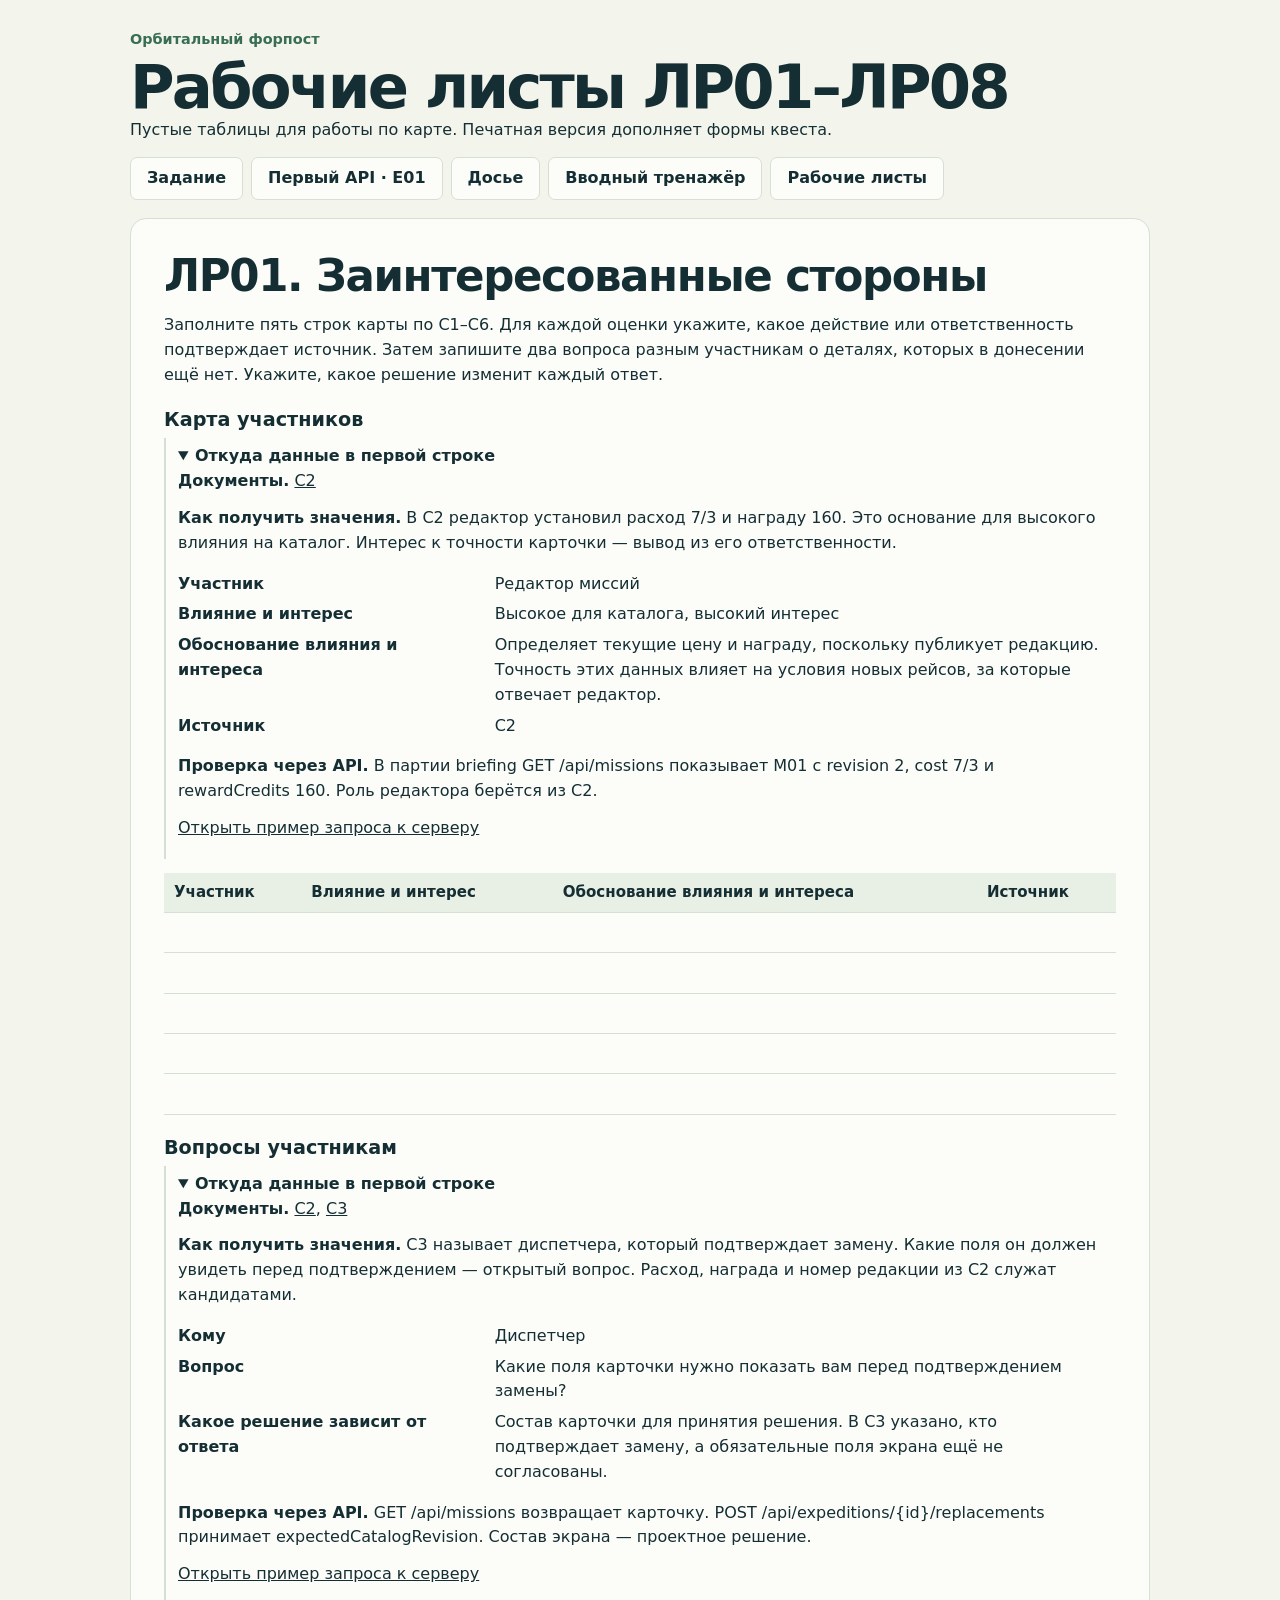
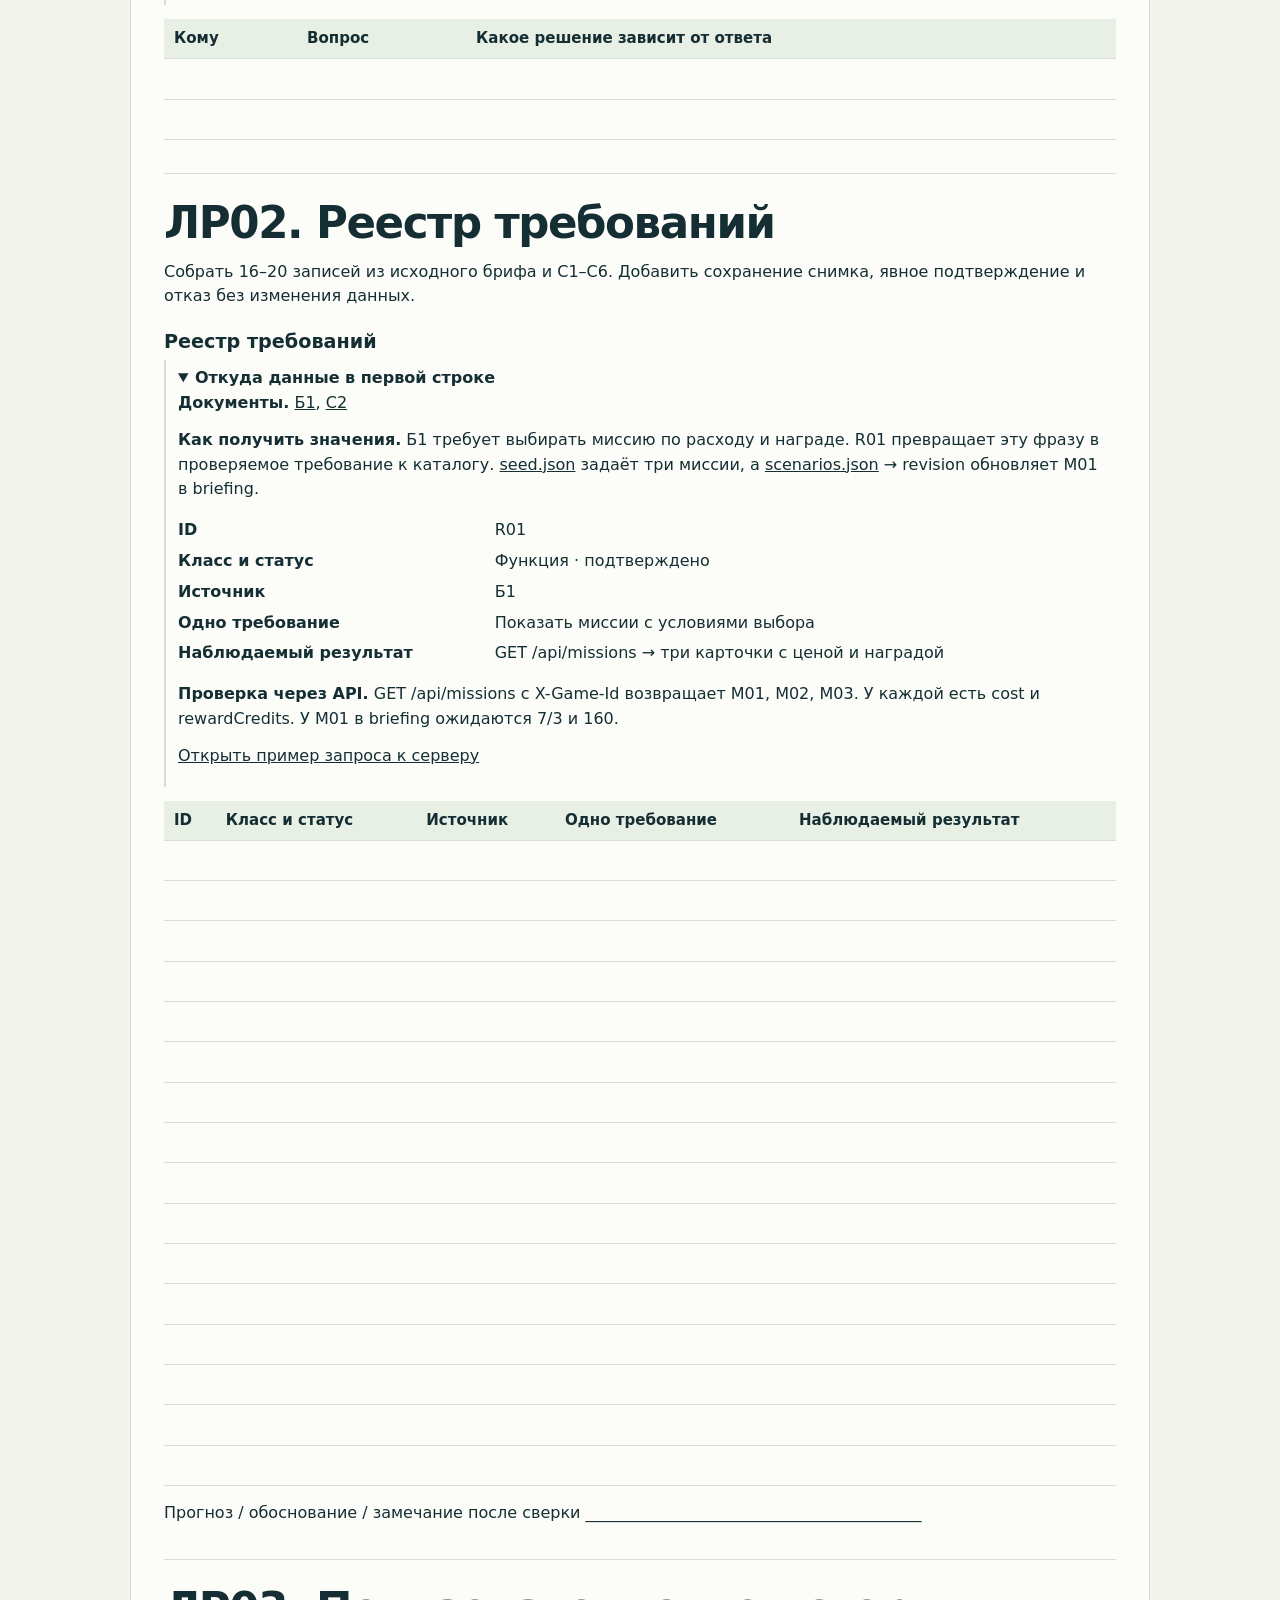
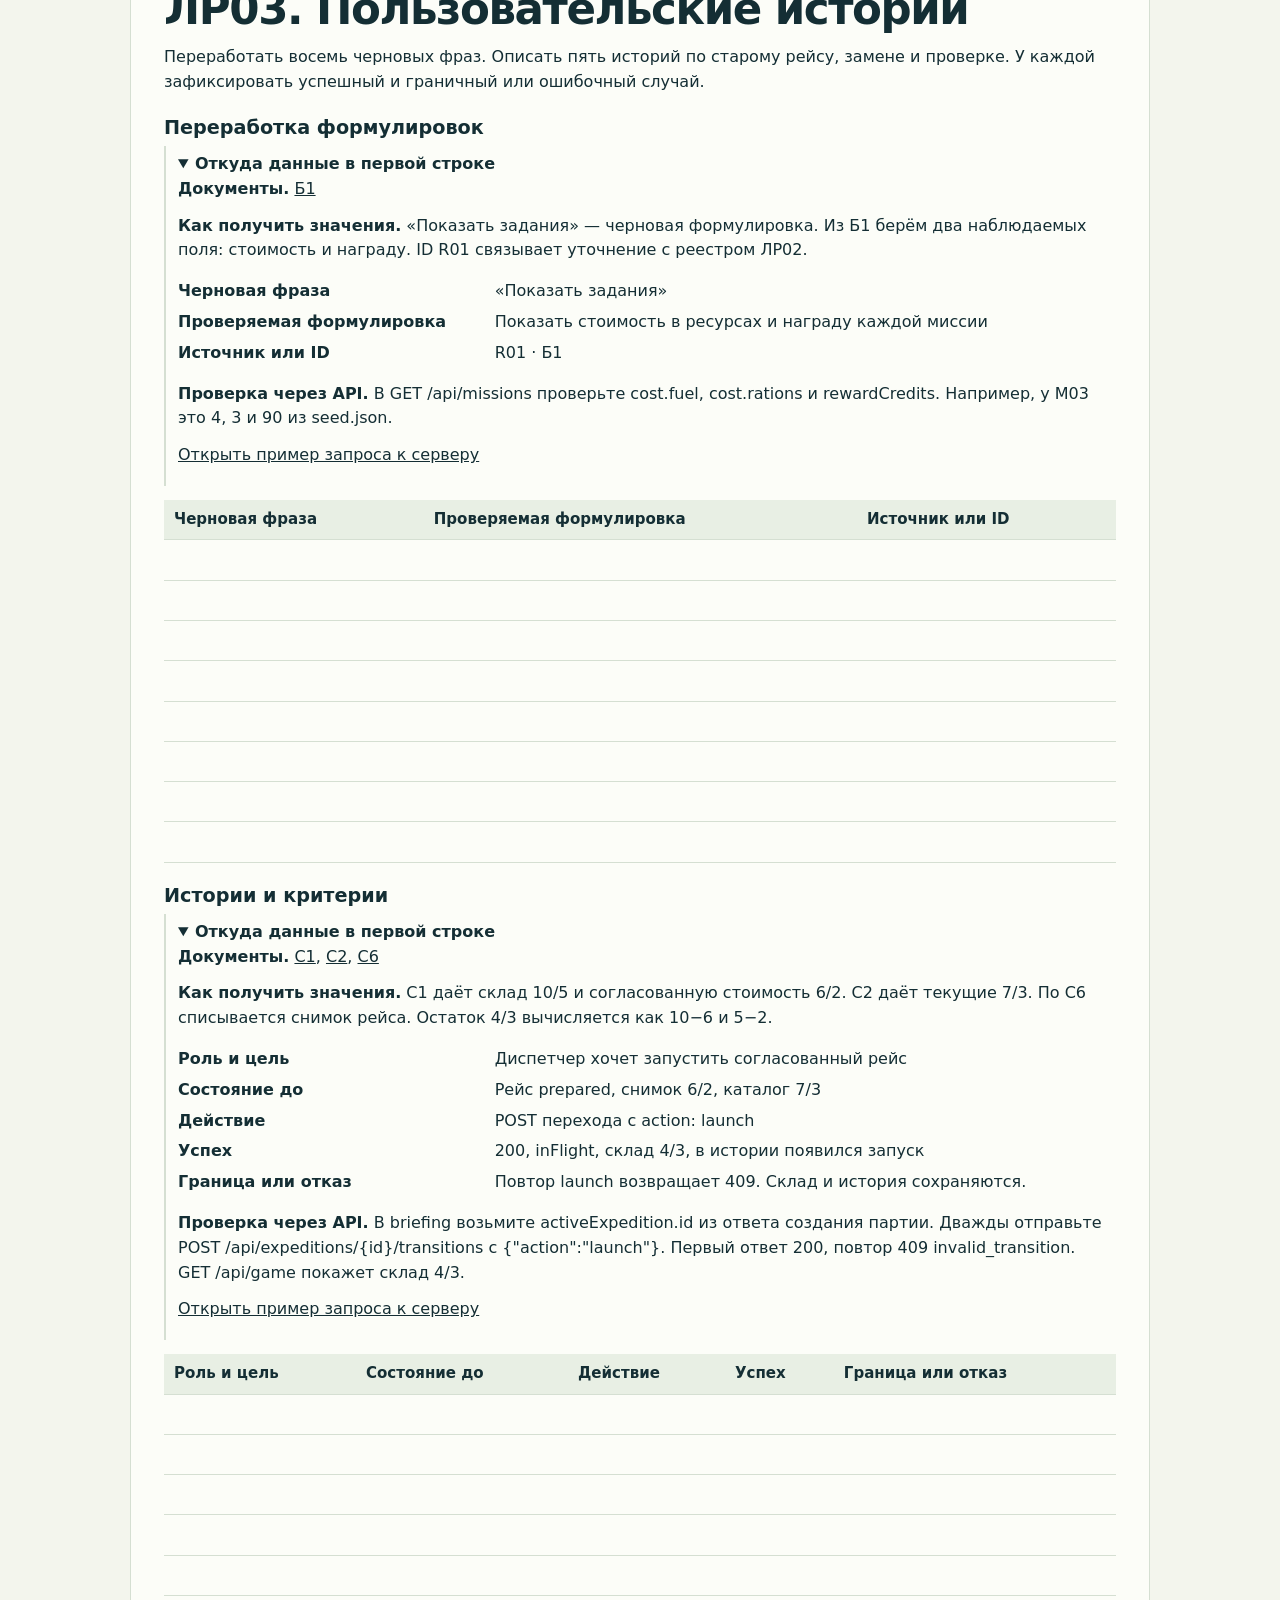
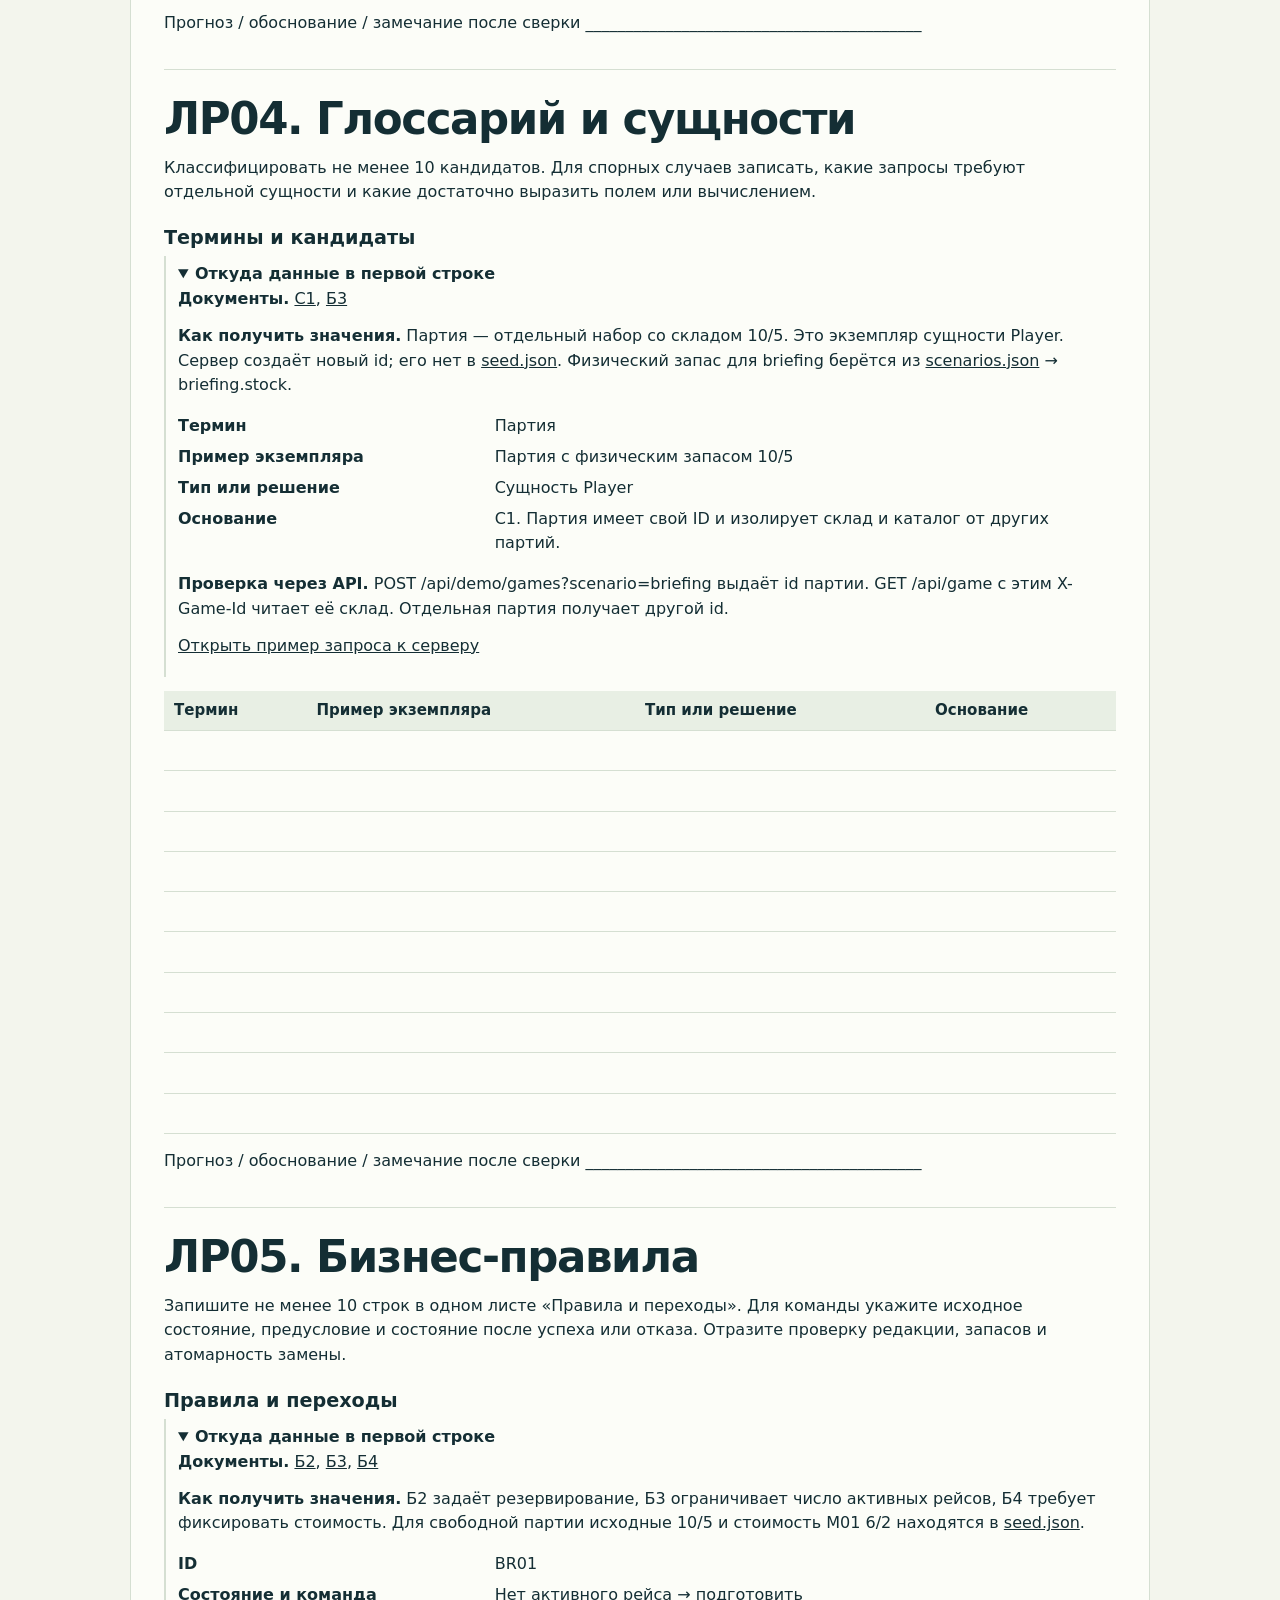
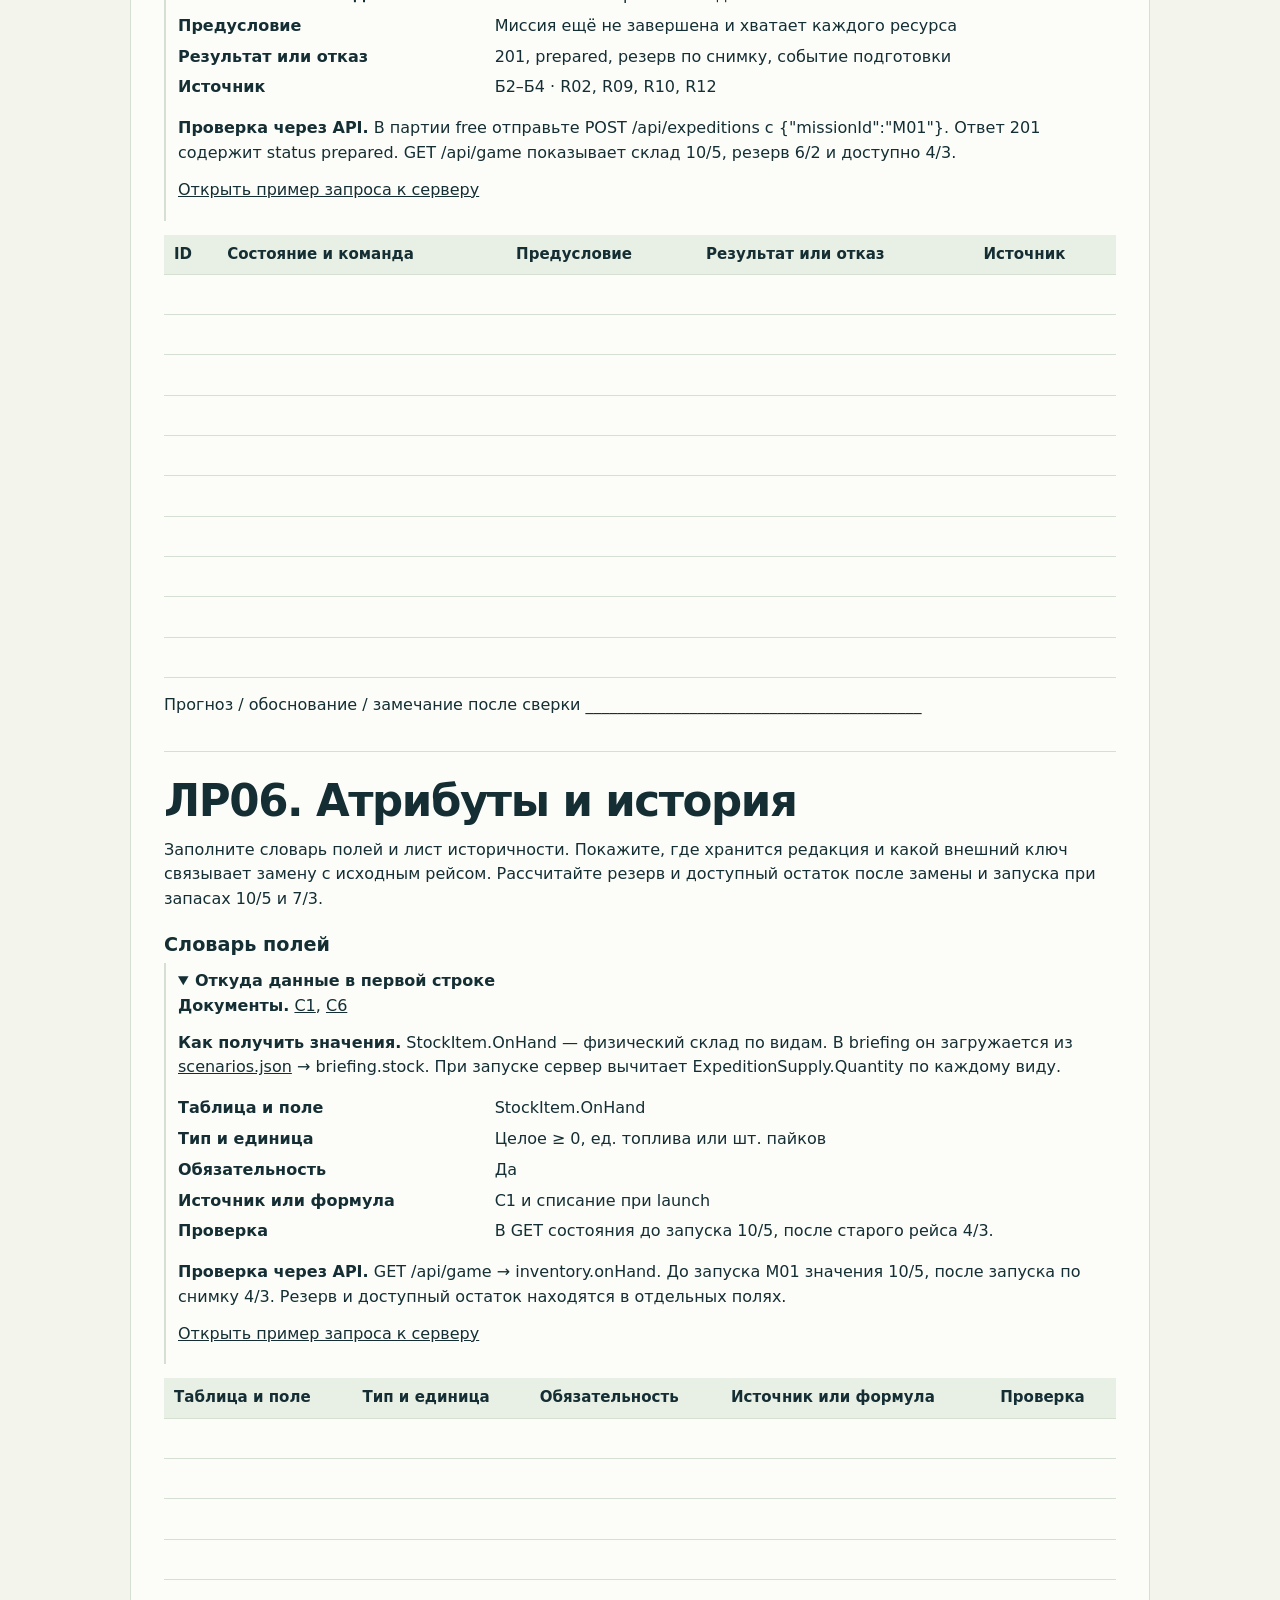
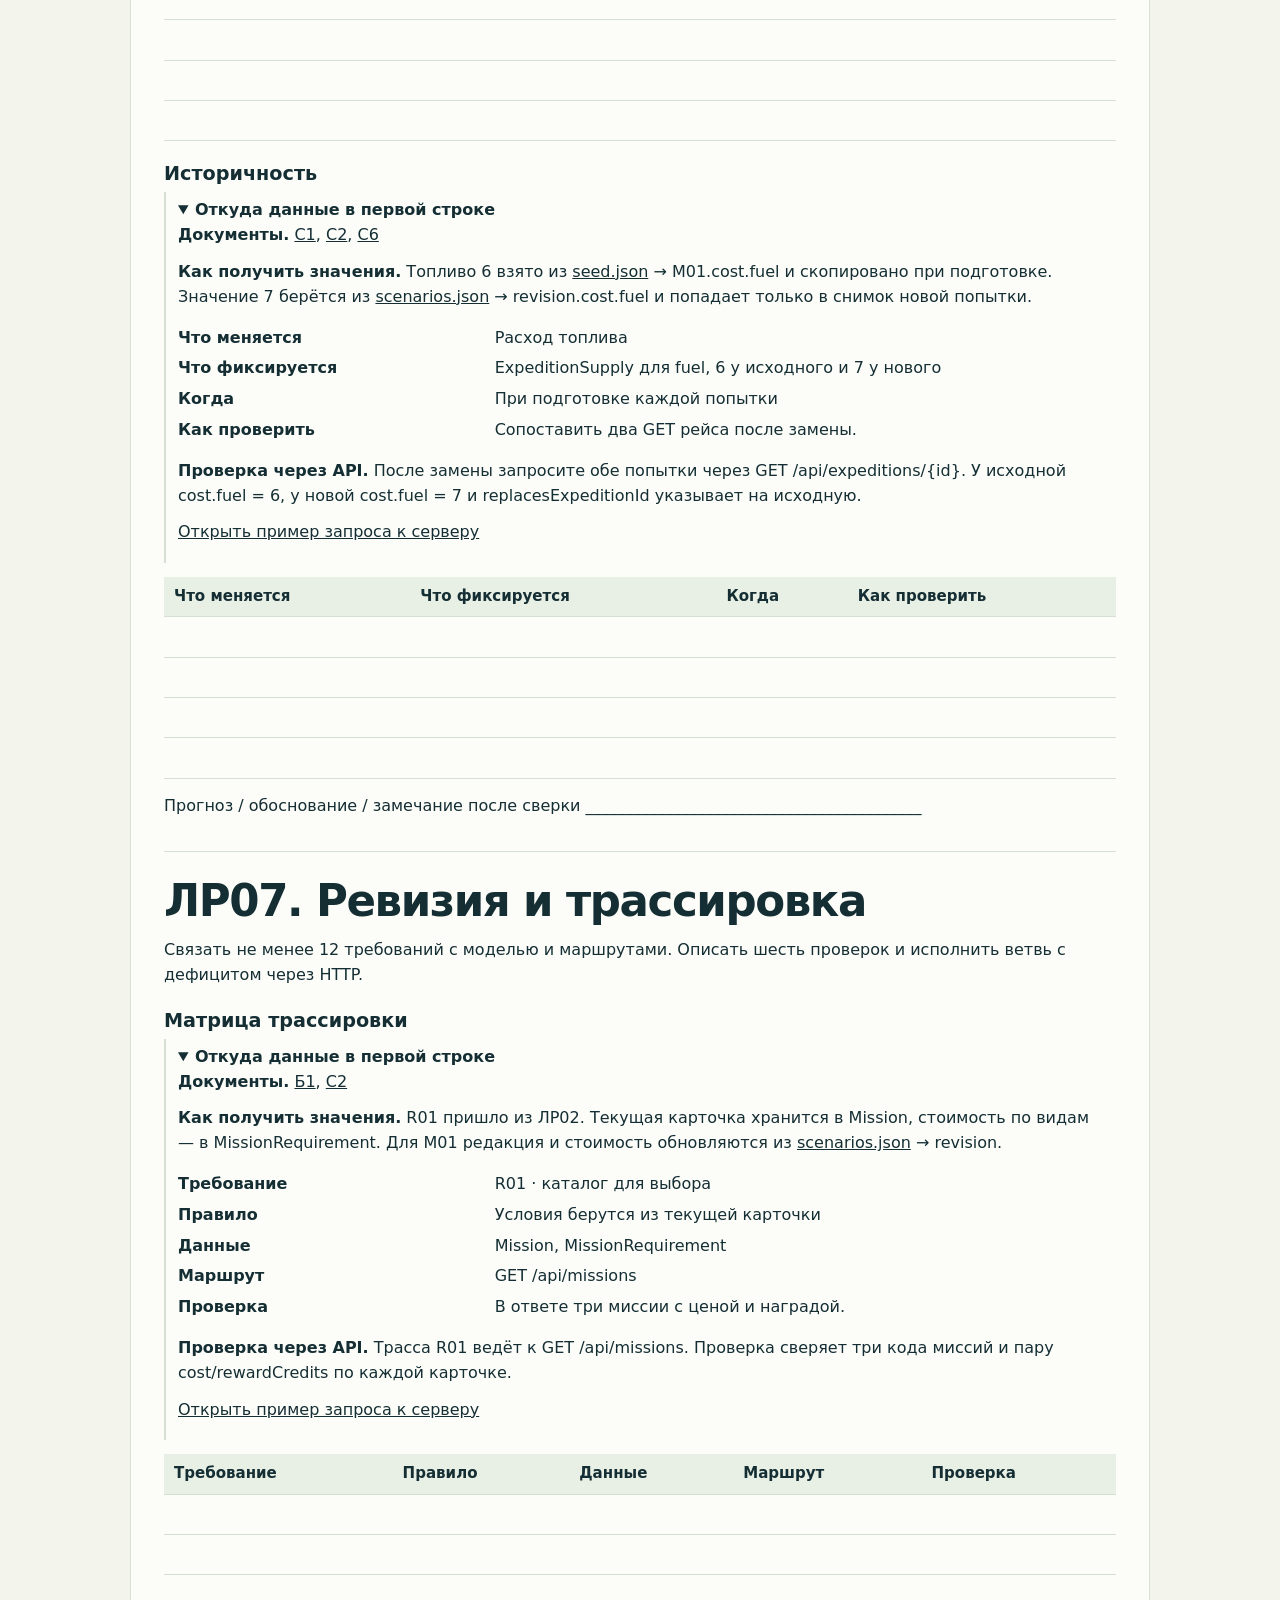
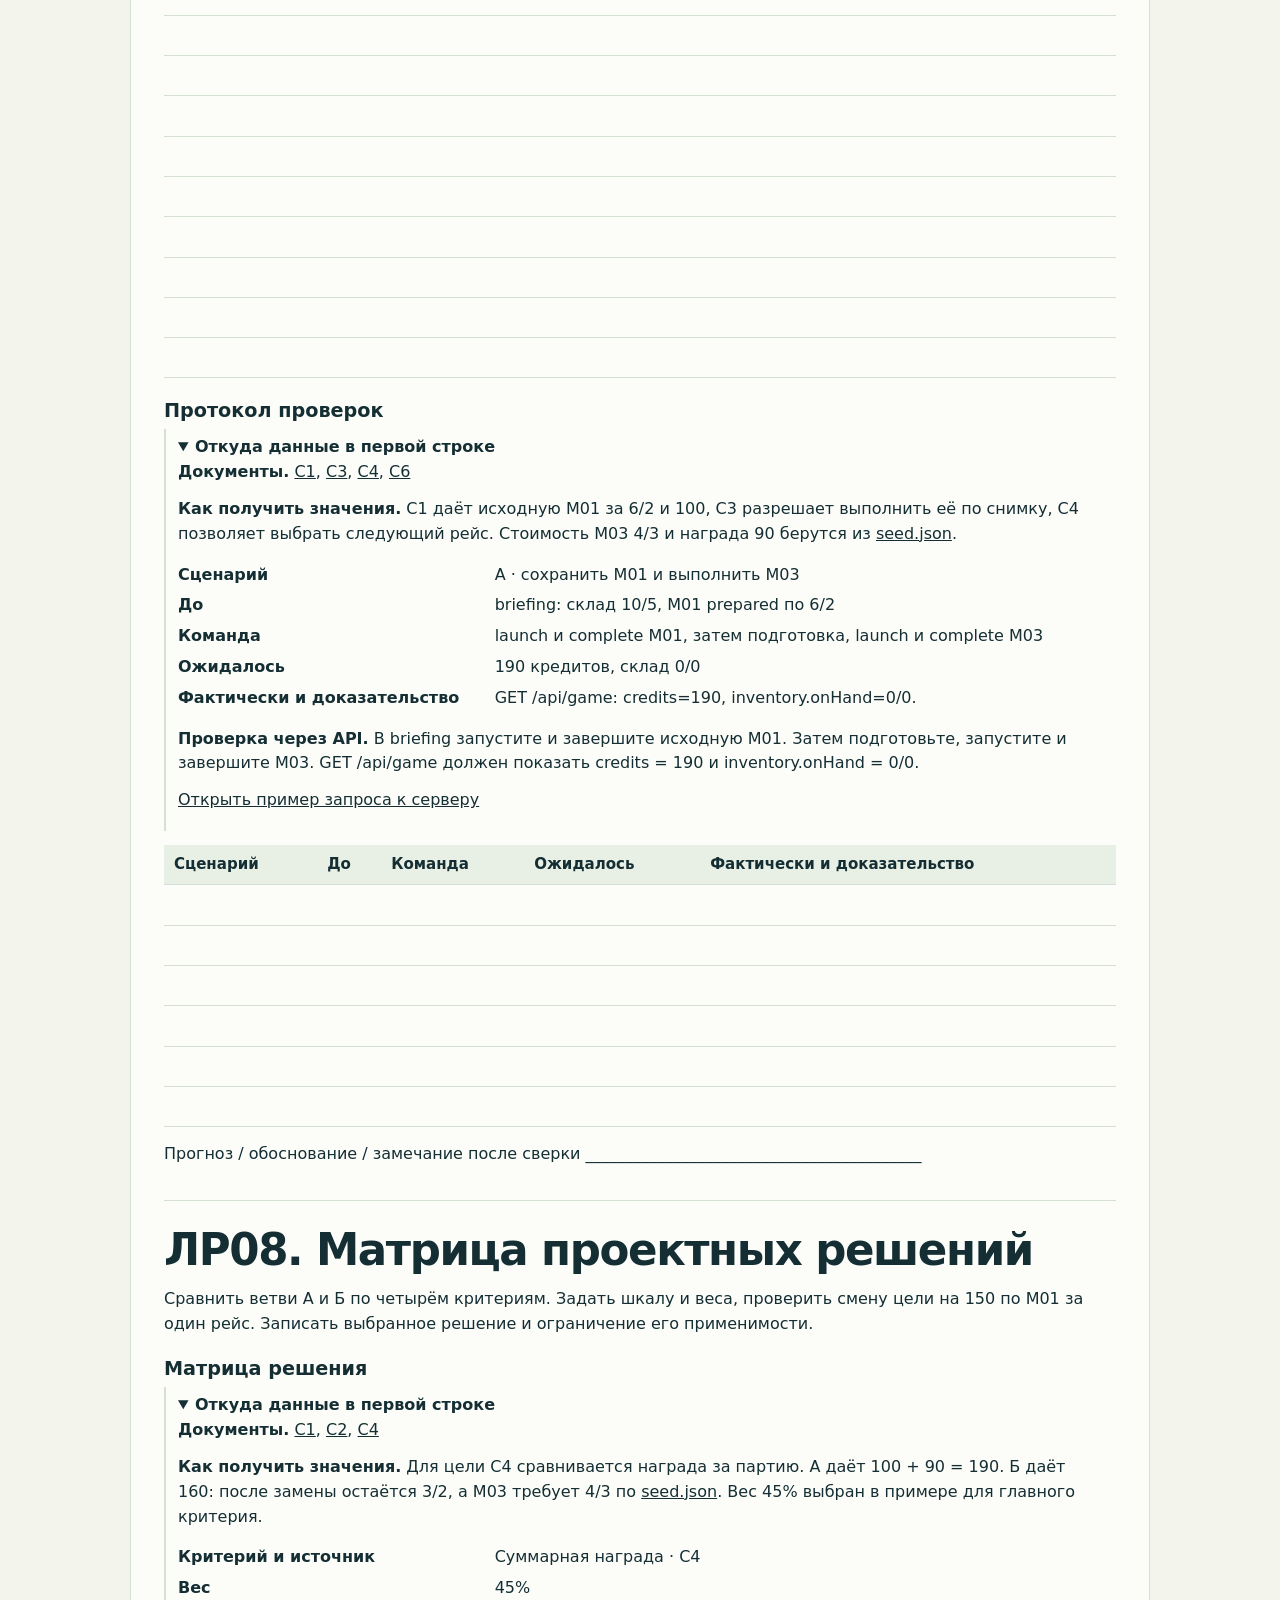
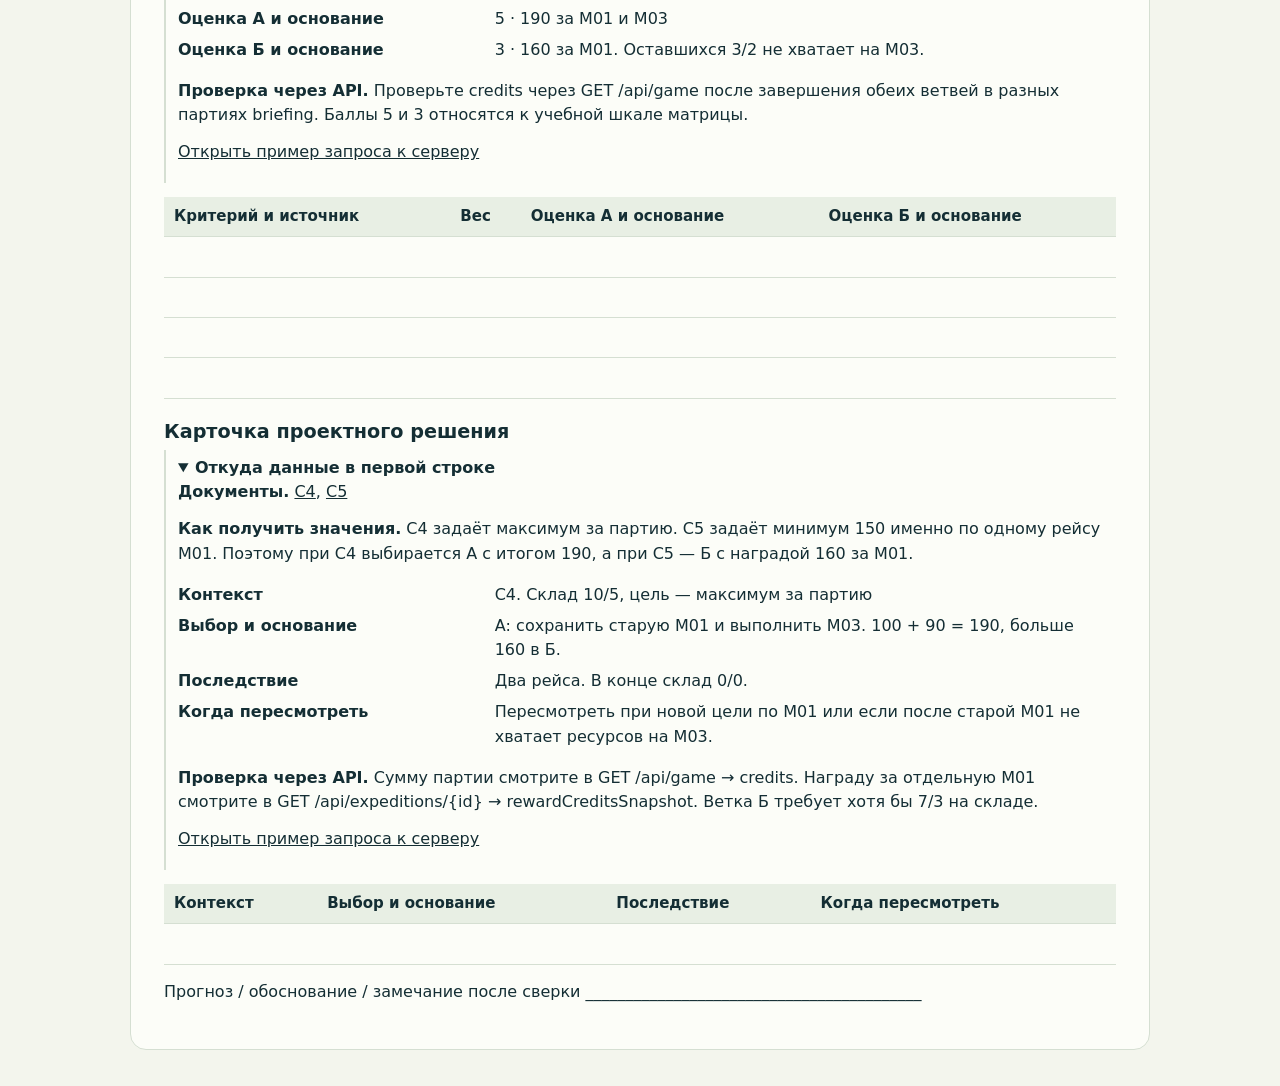
<file: wwwroot/workbook.html>
<!doctype html><html lang="ru"><head><meta charset="utf-8"><meta name="viewport" content="width=device-width, initial-scale=1"><title>Рабочие листы ЛР01–ЛР08</title><style>* { box-sizing: border-box; }
[hidden] { display: none !important; }
:root {
  --space: #0b2630;
  --deep: #103641;
  --ink: #142e34;
  --muted: #485e5b;
  --paper: #f3f5ed;
  --card: #fcfdf8;
  --line: #d5dfd2;
  --mint: #bce8bc;
  --gold: #f0ca86;
  --error: #8b352d;
  --width: 1260px;
  font: 16px/1.55 "Segoe UI", system-ui, sans-serif;
  color: var(--ink);
  background: var(--paper);
}
body { margin: 0; }
a { color: inherit; }
button, input, textarea { font: inherit; }
button { cursor: pointer; }
button:disabled { cursor: default; opacity: .66; }
:focus-visible { outline: 3px solid #c27e26; outline-offset: 4px; }
.skip { position: absolute; left: 12px; top: -80px; z-index: 9; padding: 10px 18px; background: white; }
.skip:focus { top: 12px; }
.site-header, .hero, .station-nav, main, footer { width: min(calc(100% - 60px), var(--width)); margin-inline: auto; }
.site-header { display: flex; align-items: center; justify-content: space-between; gap: 20px; min-height: 78px; }
.site-header nav { display: flex; flex-wrap: wrap; gap: 7px 22px; }
.site-header nav a { padding-block: 7px; text-decoration: none; border-bottom: 2px solid transparent; color: var(--muted); }
.site-header nav a[aria-current="page"] { border-color: #498163; color: var(--ink); font-weight: 700; }
.brand { display: flex; align-items: center; gap: 10px; text-decoration: none; font-weight: 750; white-space: nowrap; }
.logo { display: inline-grid; place-items: center; background: var(--space); color: var(--mint); width: 36px; height: 36px; border-radius: 50%; font-size: 25px; }
.hero { position: relative; display: grid; grid-template-columns: 1fr 1.13fr; overflow: hidden; min-height: 368px; border-radius: 27px 27px 27px 5px; background: var(--space); color: #eef6e9; }
.hero-copy { padding: clamp(26px, 4.4vw, 61px); z-index: 1; align-self: center; }
.signal { display: flex; align-items: center; gap: 10px; color: #c1d8c9; margin: 0 0 16px; font-size: .88rem; }
.signal span { width: 9px; height: 9px; border-radius: 50%; background: var(--mint); box-shadow: 0 0 0 4px #bce8bc26; }
h1, h2, h3, .score strong { font-family: Bahnschrift, "Segoe UI", system-ui, sans-serif; }
h1 { margin: 0; font-size: clamp(2.55rem, 5vw, 4.9rem); line-height: .99; letter-spacing: -.045em; font-weight: 680; }
h1 span { color: var(--gold); }
.hero-copy > p:not(.signal) { margin-block: 19px 25px; max-width: 37ch; color: #c7ddda; }
.hero-actions, .actions { display: flex; flex-wrap: wrap; gap: 10px; align-items: center; }
.button { display: inline-flex; align-items: center; justify-content: center; padding: 10px 16px; min-height: 43px; border: 1px solid var(--line); border-radius: 7px; text-decoration: none; font-weight: 700; background: var(--card); color: var(--ink); line-height: 1.3; text-align: center; }
.button:hover { background: #e5eee1; }
.button.primary { background: var(--mint); color: #132f2c; border-color: #a3cda3; }
.button.primary:hover { background: #d8f3cb; }
.button.ghost { color: #eef6e9; background: transparent; border-color: #66858a; }
.button.ghost:hover { background: #214650; }
.star-map { position: relative; min-height: 270px; }
.orbit-art { position: absolute; inset: 0; width: 100%; height: 100%; }
.map-node { position: absolute; left: var(--x); top: var(--y); transform: translate(-50%, -50%); display: grid; place-items: center; width: 34px; height: 34px; border-radius: 50%; border: 1px solid #bce8bc9e; color: #f4faea; background: #153b43; font: 700 .9rem Bahnschrift, sans-serif; text-decoration: none; box-shadow: 0 0 0 4px #153b4380; }
.map-node:hover, .map-node[aria-current="step"] { color: var(--space); background: var(--gold); border-color: var(--gold); }
.map-node.done { background: var(--mint); color: var(--space); }
.map-caption { display: flex; justify-content: space-between; gap: 10px; position: absolute; bottom: 0; padding: 10px 18px; color: #e3f0e3; background: #09242bcf; width: 100%; font-size: .81rem; }
.station-nav { display: grid; grid-template-columns: repeat(8, minmax(0,1fr)); gap: 6px; margin-block: 17px 26px; }
.station-nav a { display: grid; grid-template-columns: 24px auto; gap: 7px; align-items: center; min-height: 48px; padding: 7px 8px; text-decoration: none; border-bottom: 2px solid var(--line); font-size: .84rem; color: var(--muted); }
.station-nav a:hover, .station-nav a[aria-current="step"] { border-color: #437c61; color: var(--ink); background: #e4eddf; }
.station-nav .number { display: grid; place-items: center; width: 22px; height: 22px; border-radius: 50%; background: #e2e8dc; font-weight: 700; color: var(--ink); }
.station-nav .done .number { background: var(--mint); }
main { margin-bottom: 48px; min-height: 300px; }
.workspace, .sim-grid { display: grid; grid-template-columns: minmax(0, 1fr) minmax(0, .89fr); gap: 18px; align-items: start; }
.panel { background: var(--card); border: 1px solid var(--line); border-radius: 16px; padding: clamp(17px, 2.8vw, 33px); min-width: 0; }
.panel > :first-child, .reference > :first-child { margin-top: 0; }
.kicker { color: #396e55; font-size: .9rem; margin: 0 0 7px; font-weight: 700; }
h2 { font-size: clamp(1.75rem, 3.4vw, 2.95rem); margin: 0 0 12px; line-height: 1.12; letter-spacing: -.032em; overflow-wrap: anywhere; }
h3 { font-size: 1.2rem; margin: 21px 0 7px; line-height: 1.2; }
p { margin: 0 0 12px; }
.brief { border-left: 4px solid #619279; padding: 12px 15px; background: #eaf1e7; margin-block: 19px; }
.brief strong { display: block; }
.steps { padding-left: 23px; margin: 7px 0 16px; }
.steps li + li { margin-top: 6px; }
.note { color: var(--muted); }
.draft-label { display: block; margin-top: 17px; font-weight: 700; }
#draft { display: block; width: 100%; margin: 5px 0; padding: 9px; resize: vertical; border: 1px solid #729087; border-radius: 6px; color: var(--ink); background: white; }
.draft-preview { margin-bottom: 0; white-space: pre-wrap; overflow-wrap: anywhere; }
.example { border-left: 3px solid #b58a48; background: #faf2e0; padding: 10px 13px; }
.station-explanation summary { cursor: pointer; margin-bottom: 7px; }
.brief p { margin: 9px 0 0; }
.worksheet-panel { margin-top: 18px; }
.worksheet + .worksheet { border-top: 1px solid var(--line); margin-top: 20px; padding-top: 8px; }
.worksheet table { min-width: 600px; }
.worksheet td { padding: 6px; }
.worksheet textarea, .primer-json textarea { width: 100%; min-width: 105px; color: var(--ink); background: white; border: 1px solid #789288; border-radius: 5px; padding: 7px; resize: vertical; }
.text-button { border: 0; padding: 0; color: #285b48; background: none; text-decoration: underline; }
.case-selector { margin-block: 4px 18px; background: #e4eddf; padding: 13px 16px; border-radius: 10px; }
.case-selector .note { margin: 8px 0 0; }
.primer { width: 100%; }
.primer-tabs { display: flex; flex-wrap: wrap; gap: 7px; margin: 14px 0; }
.primer-tabs [aria-pressed="true"], #primer-variants [aria-pressed="true"] { background: var(--mint); border-color: #5d9272; }
.primer-visual { margin: 12px 0; padding: clamp(12px, 2.5vw, 25px); border: 1px solid #31585b; border-radius: 11px; background: var(--space); color: #edf5e9; }
.primer-visual p { color: #d4e5de; }
.primer-visual pre { background: #153943; margin: 9px 0 0; }
.primer-flow { display: grid; grid-template-columns: repeat(auto-fit, minmax(min(120px, 100%), 1fr)); gap: 10px; list-style: none; padding: 0; margin: 0; }
.primer-flow li { min-height: 53px; display: grid; place-items: center; position: relative; text-align: center; border: 1px solid #648382; border-radius: 7px; padding: 7px; font-size: .9rem; overflow-wrap: anywhere; }
.primer-flow .flow-active { background: var(--mint); color: var(--ink); font-weight: 700; }
.primer-flow .flow-blocked { border-style: dashed; color: #b9c8c7; }
.primer-flow .flow-blocked small { font-size: .77rem; }
.primer-flow:not(.primer-structure) .flow-active::after { content: ""; position: absolute; height: 4px; width: 34%; bottom: 5px; left: 33%; border-radius: 4px; background: #267057; animation: packet 420ms ease-out both; }
.primer-flow li:not(:last-child)::before { content: "›"; position: absolute; right: -10px; color: #bce8bc; z-index: 1; font-size: 19px; }
.primer-structure li:not(:last-child)::before { content: "·"; }
.relation-strip { margin: 8px 0 0; font-size: .85rem; }
@keyframes packet { from { opacity: 0; transform: translateX(-70%); } to { opacity: 1; transform: translateX(0); } }
.primer-paused .flow-active::after, .primer-paused .stock-track > * { animation-play-state: paused !important; }
.primer-stock { display: grid; gap: 8px; max-width: 640px; }
.stock-legend { display: flex; gap: 16px; margin: 0; font-size: .85rem; }
.stock-legend span::before { content: ""; display: inline-block; width: 9px; height: 9px; margin-right: 6px; border-radius: 2px; background: var(--mint); }
.stock-legend span:first-child::before { background: var(--gold); }
.stock-track { display: flex; height: 13px; background: #284951; border-radius: 8px; overflow: hidden; }
.stock-track > * { width: var(--share); transform-origin: left; animation: stock-fill 420ms ease-out both; }
.stock-track i { background: var(--gold); }
.stock-track b { background: var(--mint); }
@keyframes stock-fill { from { opacity: .55; } to { opacity: 1; } }
.primer-json { display: grid; max-width: 590px; gap: 7px; justify-items: start; margin: 10px 0; }
.primer-json textarea { font-family: Consolas, monospace; }
@media (prefers-reduced-motion: reduce) {
  .primer-flow .flow-active::after, .stock-track > * { animation: none !important; }
}
.section-heading { display: flex; justify-content: space-between; align-items: center; flex-wrap: wrap; gap: 10px; margin-bottom: 18px; }
.section-heading h2 { margin-bottom: 0; }
.challenge { border: 0; padding: 0; margin: 18px 0 22px; min-inline-size: 0; }
.challenge legend { padding: 0; font-weight: 700; margin-bottom: 9px; }
.choice { display: block; width: 100%; text-align: left; padding: 9px 11px; margin-bottom: 6px; border: 1px solid var(--line); border-radius: 6px; background: #f1f5ed; color: var(--ink); }
.choice:hover { border-color: #588870; }
.choice[data-selected="true"] { border-color: #ad6f2e; background: #fbefd7; }
.choice[data-correct="true"] { border-color: #629779; background: #def0dc; }
.feedback { min-height: 26px; color: var(--muted); margin-block: 6px 0; }
.feedback.error, .error { color: var(--error); }
.numeric { display: flex; flex-wrap: wrap; align-items: end; gap: 7px; }
.numeric label { display: grid; color: var(--muted); font-size: .9rem; }
input[type="number"] { width: 130px; padding: 8px; border: 1px solid #729087; border-radius: 5px; background: white; color: var(--ink); }
.progress-track { height: 7px; border-radius: 6px; overflow: hidden; background: #e2eadf; margin-bottom: 14px; }
.progress-track span { height: 100%; display: block; width: var(--progress); background: #548a6c; }
.table-wrap { overflow-x: auto; margin-bottom: 15px; }
table { border-collapse: collapse; text-align: left; width: 100%; font-size: .94rem; }
th, td { border-bottom: 1px solid var(--line); padding: 8px 10px; vertical-align: top; }
th { background: #e8efe4; font-weight: 750; }
td { overflow-wrap: anywhere; }
.score { display: flex; justify-content: space-between; align-items: center; border-radius: 11px; background: var(--deep); color: #f2f8ed; padding: 12px 15px; margin-bottom: 12px; }
.score strong { font-size: 2.15rem; color: var(--gold); line-height: 1; }
.missions { margin: 14px 0; }
.mission { display: grid; grid-template-columns: 1fr auto; align-items: center; gap: 6px 13px; border-top: 1px solid var(--line); padding: 13px 0; }
.mission h3 { margin: 0; }
.mission p { margin-bottom: 3px; }
.mission-id { color: #3b7158; margin-right: 6px; font-size: .83rem; font-weight: 700; }
.phase { display: inline-flex; gap: 6px; align-items: center; background: #e4efdf; border-radius: 20px; padding: 4px 10px; font-size: .84rem; }
.phases { display: flex; flex-wrap: wrap; gap: 5px; padding: 0; margin: 10px 0 15px; list-style: none; }
.phases .current { font-weight: 700; background: var(--mint); }
.history { display: grid; gap: 7px; border-left: 2px solid #73a789; padding-left: 15px; margin: 12px 0; list-style: none; }
.history time { color: var(--muted); font-size: .86rem; margin-left: 5px; }
pre { overflow: auto; background: #102f39; color: #e9f5e8; border-radius: 8px; padding: 12px; font-size: .84rem; max-height: 340px; white-space: pre-wrap; overflow-wrap: anywhere; }
code { overflow-wrap: anywhere; }
.log { display: flex; flex-wrap: wrap; gap: 6px; margin-bottom: 8px; }
.log button { border: 1px solid var(--line); border-radius: 5px; padding: 5px 7px; background: #eef4eb; color: var(--ink); font-size: .85rem; }
.log button[aria-pressed="true"] { border-color: #478463; background: var(--mint); }
[data-objective][aria-pressed="true"] { border-color: #478463; background: var(--mint); }
.reference { max-width: 1050px; }
.document header, .document article { max-width: 1020px; margin-inline: auto; }
.document header { margin-block: 28px 18px; }
.document article { margin-bottom: 36px; }
.document h1 { font-size: clamp(2rem, 5vw, 3.8rem); }
.document section + section { margin-top: 33px; border-top: 1px solid var(--line); padding-top: 25px; }
.document nav { display: flex; flex-wrap: wrap; gap: 8px; margin-block: 15px; }
.document .panel { width: min(calc(100% - 24px), 1020px); }
.document > header { width: min(calc(100% - 24px), 1020px); }
.diagram { display: flex; flex-wrap: wrap; align-items: center; gap: 6px; margin: 14px 0; }
.diagram span { border: 1px solid #a7bba9; background: #eaf3e7; border-radius: 6px; padding: 6px 9px; }
footer { border-top: 1px solid var(--line); padding-block: 16px 27px; display: flex; flex-wrap: wrap; justify-content: space-between; gap: 10px; color: var(--muted); font-size: .87rem; }
@media (max-width: 1050px) { .station-nav { grid-template-columns: repeat(4, minmax(0,1fr)); } }
@media (max-width: 800px) {
  .site-header, .hero, .station-nav, main, footer { width: calc(100% - 32px); }
  .site-header { padding-block: 12px; flex-wrap: wrap; gap: 6px; }
  .site-header nav { gap: 5px 13px; font-size: .87rem; }
  .hero { grid-template-columns: 1fr 1fr; }
  .hero-copy { padding: 25px 20px; }
  .workspace, .sim-grid { grid-template-columns: 1fr; }
}
@media (max-width: 580px) {
  .hero { grid-template-columns: 1fr; border-radius: 19px 19px 19px 4px; }
  .hero-copy { padding: 25px 19px 19px; }
  .star-map { min-height: 236px; }
  .station-nav { grid-template-columns: repeat(2, minmax(0,1fr)); margin-bottom: 19px; }
  .mission { grid-template-columns: 1fr; }
  .mission button { justify-self: start; }
  .map-node { width: 28px; height: 28px; }
}
@media print {
  .document { background: white; }
  .document nav { display: none; }
  .document .panel { padding: 0; border: 0; width: 100%; }
  .document section { break-inside: auto; }
  .document tr { break-inside: avoid; }
  .table-wrap { overflow: visible; }
}

/* The application and its in-context lessons share one palette. */
.outpost-app {
  --sim-bg: #0a1820;
  --sim-panel: #142b36;
  --sim-ink: #ecf6f3;
  --sim-muted: #b7cdcf;
  --sim-line: #3b5963;
  --sim-mint: #a4efca;
  --ink: var(--sim-ink);
  --muted: var(--sim-muted);
  --paper: var(--sim-bg);
  --card: var(--sim-panel);
  --line: var(--sim-line);
  --mint: var(--sim-mint);
  --error: #ffd0ad;
  --width: 1110px;
  min-height: 100vh;
  background: radial-gradient(ellipse at 92% 0%, #12333c 0, var(--sim-bg) 55%);
  color: var(--ink);
}
.outpost-app main:focus, .outpost-app #worksheets:focus, .outpost-app #sim-message:focus { outline: none; }
.outpost-app .site-header { min-height: 65px; }
.outpost-app .site-header nav a[aria-current="page"] { border-color: var(--mint); color: var(--mint); }
.outpost-app .logo { border: 1px solid var(--line); }
.outpost-app .skip { background: var(--card); }
.outpost-app .kicker, .outpost-app .signal { color: var(--mint); }
.outpost-app .button { color: var(--ink); background: #1c3743; border-color: #55727e; }
.outpost-app .button:hover { background: #294b57; }
.outpost-app .button.primary { color: #102a22; background: var(--mint); border-color: var(--mint); }
.outpost-app .button.primary:hover { background: #c3f7db; }
.outpost-app .button.ghost { background: transparent; }
.outpost-app .text-button { color: var(--mint); }
.outpost-app th { color: var(--ink); background: #213d49; }
.outpost-app .choice, .outpost-app .diagram span { background: #10232d; border-color: var(--line); }
.outpost-app .choice:hover { border-color: var(--mint); }
.outpost-app .choice[data-correct="true"] { background: #1f4844; border-color: var(--mint); }
.outpost-app .choice[data-selected="true"] { background: #41332b; border-color: var(--gold); }
.outpost-app input[type="number"], .outpost-app textarea, .outpost-app select {
  background: #0c202b; color: var(--ink); border-color: #5e7b83;
}
.outpost-app .brief, .outpost-app .example { background: #0e222c; color: var(--ink); }
.outpost-app .progress-track { background: #28434d; }
.outpost-app .progress-track span { background: var(--mint); }
.outpost-app .station-nav a:hover, .outpost-app .station-nav a[aria-current="step"] {
  color: var(--mint); background: #1b3945; border-color: var(--mint);
}
.outpost-app .station-nav .number { background: #28434d; color: var(--ink); }
.outpost-app .station-nav .done .number { background: var(--mint); color: #102a22; }
.outpost-app .map-note { color: var(--muted); padding-top: 16px; }
.simulator-mode .hero, .simulator-mode .station-nav, .station-mode .hero, .project-map-mode .station-nav { display: none; }
.station-mode .station-nav { margin-top: 4px; }
.station-workspace h1, .reference h1 { font-size: clamp(1.85rem,4.5vw,3rem); margin-bottom: 12px; }
.station-section { border-top: 1px solid var(--line); margin-top: 20px; padding-top: 16px; }
.station-section h2 { font-size: clamp(1.25rem,3vw,1.65rem); }
.station-section .primer { padding: 15px 0 0; border: 0; }
.station-draft { margin-top: 18px; }
.station-section .challenge { max-width: 730px; }
.dossier-source { border-top: 1px solid var(--line); padding: 10px 0 3px; }
.dossier-source h4 { margin: 0 0 4px; }
.dossier-source:target { border-color: var(--mint); }
.lab-http-guide { margin-block: 1rem; }
.lab-http-guide summary { font-weight: 700; }
.worked-example { border-left: 2px solid var(--line); padding: 6px 12px; margin: 0 0 14px; }
.worked-example summary { font-weight: 700; cursor: pointer; }
.worked-example dl { display: grid; grid-template-columns: minmax(0, 1fr) minmax(0, 2fr); gap: 6px 12px; }
.worked-example dt { font-weight: 700; }
.worked-example dd { margin: 0; overflow-wrap: anywhere; }
.mobile-cell-label { display: none; }
@media screen and (max-width: 760px) {
  .worked-example dl { display: block; }
  .worked-example dd { margin-bottom: 6px; }
  .worksheet-table { overflow: visible; }
  .worksheet-table table, .worksheet-table tbody, .worksheet-table tr, .worksheet-table td { display: block; width: 100%; }
  .worksheet .worksheet-table table { min-width: 0; }
  .worksheet-table thead { position: absolute; width: 1px; height: 1px; overflow: hidden; clip-path: inset(50%); }
  .worksheet-table tbody tr { border: 1px solid var(--line); border-radius: 8px; margin-bottom: 12px; padding: 7px 10px; }
  .worksheet-table tbody td { border: 0; padding: 6px 0; overflow-wrap: anywhere; }
  .worksheet-table .mobile-cell-label { display: block; font-size: .85rem; font-weight: 700; margin-bottom: 3px; color: var(--muted); }
  .worksheet-table textarea { min-width: 0; }
}

.sim-shell {
  background: var(--card);
  border: 1px solid var(--line);
  border-radius: 13px;
  padding: clamp(16px, 3.6vw, 37px);
}
.sim-heading {
  display: flex;
  flex-wrap: wrap;
  gap: 8px 18px;
  justify-content: space-between;
  align-items: baseline;
  border-bottom: 1px solid var(--line);
  padding-bottom: 11px;
  margin-bottom: 16px;
}
.sim-heading p { margin: 0; font-weight: 700; font-size: .95rem; color: var(--mint); }
.sim-eyebrow { margin-bottom: 7px; color: var(--mint); font-size: .87rem; font-weight: 650; }
.sim-status { color: var(--mint); font-size: .94rem; margin-bottom: 11px; }
.sim-status:empty { display: none; }
.sim-status-error { color: var(--error); }
.sim-progress { margin: 0 0 18px; }
.sim-progress p { color: var(--muted); margin: 0 0 7px; font-size: .89rem; }
.sim-progress ol { list-style: none; padding: 0; margin: 0; display: grid; grid-template-columns: repeat(5, minmax(0, 1fr)); gap: 6px; }
.sim-progress li { display: flex; margin: 0; min-width: 0; }
.sim-progress a { display: flex; align-items: center; gap: 7px; padding: 7px 8px; width: 100%; min-height: 44px; color: var(--muted); border-bottom: 2px solid var(--line); font-size: .85rem; line-height: 1.25; text-decoration: none; }
.sim-progress a:hover { color: var(--mint); border-color: var(--mint); background: #183b43; }
.sim-progress li span { display: grid; place-items: center; border: 1px solid var(--line); border-radius: 50%; width: 23px; height: 23px; flex: none; }
.sim-progress [aria-current="step"] { border-color: var(--mint); background: #183b43; color: var(--ink); border-radius: 6px 6px 0 0; }
.sim-progress [aria-current="step"] span { border-color: var(--mint); background: var(--mint); color: #102a22; font-weight: 800; }
.sim-panel { min-width: 0; }
.sim-panel h2 { font-size: clamp(1.55rem,4vw,2.65rem); scroll-margin-top: 20px; }
.sim-panel p { max-width: 76ch; }
.sim-panel pre { background: #0b1f2a; border: 1px solid var(--line); }
.sim-panel .sim-cue { max-width: none; margin: 14px 0; padding: 11px 14px; border-inline-start: 3px solid var(--gold); border-radius: 0 6px 6px 0; background: #243539; }
.sim-cue strong { display: block; color: var(--gold); margin-bottom: 2px; }
.sim-directions { padding-inline-start: 24px; margin: 15px 0; }
.sim-directions > li { padding: 3px 0 6px 3px; }
.sim-directions > li::marker { color: var(--mint); font-weight: 750; }
.sim-directions ul { list-style: none; padding: 3px 0 3px 11px; margin: 5px 0 0; border-inline-start: 1px solid var(--line); }
.sim-directions ul li { margin: 3px 0; color: var(--muted); }
.sim-directions b { color: var(--ink); margin-inline-end: 4px; }
.sim-sources tbody th { background: transparent; }
.sim-sources small { display: block; margin-top: 2px; color: var(--muted); font-weight: 400; line-height: 1.35; }
.sim-sources th:not(:first-child), .sim-sources td { width: 15%; text-align: center; }
.sim-actions { display: flex; flex-wrap: wrap; gap: 9px 17px; align-items: center; margin-top: 15px; }
.sim-detail { margin-top: 18px; padding-top: 9px; border-top: 1px solid var(--line); }
.sim-detail summary { color: var(--muted); cursor: pointer; width: fit-content; }
.sim-detail[open] summary { color: var(--mint); }
.sim-text-link { color: var(--muted); font-size: .92rem; text-underline-offset: 3px; }
.sim-text-link:hover { color: var(--mint); }
.sim-signal { list-style: none; padding: 0; margin-block: 10px 15px; display: grid; grid-template-columns: repeat(3, minmax(0, 1fr)); gap: 8px; }
.sim-signal li { margin: 0; padding: 10px 12px; border: 1px solid var(--line); border-top: 2px solid var(--mint); border-radius: 6px; background: #142e39; }
.sim-signal span { display: block; color: var(--muted); }
@media (prefers-reduced-motion: no-preference) {
  .sim-signal li { animation: sim-signal-in .5s ease-out both; }
  .sim-signal li:nth-child(2) { animation-delay: .14s; }
  .sim-signal li:nth-child(3) { animation-delay: .28s; }
  @keyframes sim-signal-in {
    from { opacity: .5; transform: translateY(5px); }
    to { opacity: 1; transform: translateY(0); }
  }
}
.sim-animation, .sim-log { border-top: 1px solid var(--line); padding-block: 9px; }
.sim-animation summary, .sim-log summary { cursor: pointer; overflow-wrap: anywhere; }
.sim-animation summary { color: var(--mint); font-weight: 700; }
.outpost-app .primer-next { color: var(--mint); border-color: var(--mint); }
.sim-animation .primer { padding: 12px 0 0; border: 0; }
.primer-application { border-left: 3px solid var(--mint); padding: 5px 0 5px 10px; }
.outpost-app .primer-visual { background: #0d202b; border-color: var(--line); }
.outpost-app .primer-flow li { min-height: 38px; border: 0; border-bottom: 2px solid var(--line); border-radius: 0; }
.outpost-app .primer-flow .flow-active { color: var(--mint); background: transparent; border-color: var(--mint); }
.outpost-app .primer-flow .flow-active::after { display: none; }
.outpost-app .primer-tabs [aria-pressed="true"], .outpost-app #primer-variants [aria-pressed="true"],
.outpost-app [data-objective][aria-pressed="true"] { color: #102a22; background: var(--mint); border-color: var(--mint); }
.sim-prediction { display: grid; gap: 4px; }
.sim-prediction span, .sim-prediction small, .sim-hint { color: var(--muted); }
.sim-prediction textarea, .sim-journal-select select { border: 1px solid #5e7b83; border-radius: 6px; padding: 8px; }
.sim-prediction textarea { width: min(100%,710px); resize: vertical; }
.sim-inventory { margin: 10px 0 0; }
.sim-inventory h3 { margin-top: 0; }
.sim-balance { margin: 0; color: var(--muted); }
.sim-balance strong { color: var(--gold); font-size: 1.2rem; }
.sim-observation { border-left: 3px solid var(--mint); padding-left: 11px; }
.sim-result { margin-top: 14px; }
.sim-saved { color: var(--muted); overflow-wrap: anywhere; white-space: pre-wrap; }
.sim-pick { border: 0; padding: 0; margin: 10px 0 0; min-inline-size: 0; }
.sim-pick legend { margin-bottom: 3px; font-weight: 700; }
.sim-panel .sim-stock-note { display: flex; flex-wrap: wrap; align-items: center; gap: 4px 14px; max-width: none; border-inline-start: 3px solid var(--mint); padding: 7px 12px; background: #193540; }
.sim-dock { display: grid; grid-template-columns: minmax(0, 1fr) minmax(0, 1fr); gap: 10px; align-items: stretch; }
.sim-dock h3 { font-size: 1rem; margin: 0 0 6px; }
.sim-cargo-tray { display: grid; grid-template-columns: 1fr 1fr; gap: 6px; align-content: start; }
.sim-cargo-tray h3 { grid-column: 1 / -1; }
.sim-cargo-card { display: grid; gap: 4px; align-content: start; min-width: 0; padding: 9px; text-align: left; color: var(--ink); background: #193540; border: 1px solid var(--line); border-radius: 7px; cursor: grab; }
.sim-cargo-card:hover, .sim-cargo-card[aria-pressed="true"] { border-color: var(--mint); background: #214752; }
.sim-cargo-card:active { cursor: grabbing; }
.sim-cargo-card small { color: var(--muted); line-height: 1.3; }
.sim-cargo-count { display: inline-flex; flex-wrap: wrap; gap: 4px 8px; }
.sim-cargo-count span { display: inline-block; border-radius: 4px; padding: 2px 6px; background: #102630; color: var(--muted); white-space: nowrap; font-size: .84rem; }
.sim-cargo-count b { color: var(--mint); margin-inline-start: 2px; }
.sim-cargo-hold { padding: 9px 12px; border: 2px dashed #537784; border-radius: 7px; background: #0d242f; }
.sim-cargo-target, .sim-cargo-hold:has(.sim-cargo-loaded) { border-color: var(--mint); }
.sim-cargo-target { background: #214752; }
.sim-cargo-hold p { margin: 3px 0; }
.sim-cargo-loaded > p:first-child { color: var(--mint); }
.sim-flight { display: flex; gap: 12px; align-items: center; color: var(--mint); font-size: .9rem; font-weight: 700; margin-bottom: 12px; }
.sim-flight-path { position: relative; flex: 1; border-block-end: 1px dashed var(--line); }
.sim-flight-path svg { position: absolute; inset-block-start: -12px; inset-inline-start: calc(100% - 24px); background: var(--card); }
@media (prefers-reduced-motion: no-preference) {
  .sim-cargo-loaded { animation: sim-dock-in .24s ease-out both; }
  .sim-flight-path svg { animation: sim-flight-out .65s ease-out both; }
  @keyframes sim-dock-in {
    from { opacity: .6; transform: translateX(-6px); }
    to { opacity: 1; transform: translateX(0); }
  }
  @keyframes sim-flight-out {
    from { inset-inline-start: 0; }
    to { inset-inline-start: calc(100% - 24px); }
  }
}
.sim-option { display: flex; gap: 10px; align-items: start; border-bottom: 1px solid var(--line); padding: 9px 8px; cursor: pointer; min-height: 44px; }
.sim-option:hover, .sim-option:has(input:checked) { background: #21414d; }
.sim-option:has(input:focus-visible) { outline: 2px solid var(--gold); outline-offset: 2px; }
.sim-option input { accent-color: var(--mint); margin: 5px 0 0; flex: 0 0 auto; }
.sim-option small { display: block; color: var(--muted); font-size: .9rem; margin-top: 2px; }
.sim-journal-select { display: flex; flex-wrap: wrap; gap: 8px; align-items: end; margin-bottom: 13px; }
.sim-journal-select label { display: grid; gap: 4px; max-width: 100%; }
[data-sim-form="custom"] fieldset { display: flex; flex-wrap: wrap; gap: 8px 16px; margin: 14px 0; border: 1px solid var(--line); min-inline-size: 0; }
[data-sim-form="custom"] legend { font-weight: 700; color: var(--mint); }
.sim-form-hint { flex: 1 0 100%; color: var(--muted); margin: 0; }
[data-sim-form="custom"] label { display: grid; gap: 4px; flex: 1 1 120px; min-width: 0; }
[data-sim-form="custom"] input { width: 100%; border: 1px solid var(--line); border-radius: 6px; padding: 6px; }
@media (max-width: 680px) {
  .sim-progress ol { grid-template-columns: repeat(7, minmax(0, 1fr)); }
  .sim-progress a { justify-content: center; }
  .sim-progress li:has([aria-current="step"]) { grid-column: span 3; }
  .sim-progress a:not([aria-current]) strong { position: absolute; inline-size: 1px; block-size: 1px; overflow: hidden; clip-path: inset(50%); }
  .sim-dock { grid-template-columns: 1fr; }
}
@media (max-width: 460px) {
  .sim-signal { grid-template-columns: 1fr; gap: 4px; }
  .sim-panel th, .sim-panel td { padding-inline: 5px; }
}
</style></head><body class="document"><header><p class="kicker">Орбитальный форпост</p><h1>Рабочие листы ЛР01–ЛР08</h1><p>Пустые таблицы для работы по карте. Печатная версия дополняет формы квеста.</p><nav aria-label="Материалы"><a class="button" href="student-guide.html">Задание</a><a class="button" href="launch.html">Первый API · E01</a><a class="button" href="brief.html">Досье</a><a class="button" href="primer.html">Вводный тренажёр</a><a class="button" href="workbook.html">Рабочие листы</a></nav></header><article class="panel"><section id="lab-1"><h2>ЛР01. Заинтересованные стороны</h2><p>Заполните пять строк карты по С1–С6. Для каждой оценки укажите, какое действие или ответственность подтверждает источник. Затем запишите два вопроса разным участникам о деталях, которых в донесении ещё нет. Укажите, какое решение изменит каждый ответ.</p><h3>Карта участников</h3><details class="worked-example" open><summary>Откуда данные в первой строке</summary><p><strong>Документы.</strong> <a href="brief.html#source-c2">С2</a></p><p><strong>Как получить значения.</strong> В С2 редактор установил расход 7/3 и награду 160. Это основание для высокого влияния на каталог. Интерес к точности карточки — вывод из его ответственности.</p><dl><dt>Участник</dt><dd>Редактор миссий</dd><dt>Влияние и интерес</dt><dd>Высокое для каталога, высокий интерес</dd><dt>Обоснование влияния и интереса</dt><dd>Определяет текущие цену и награду, поскольку публикует редакцию. Точность этих данных влияет на условия новых рейсов, за которые отвечает редактор.</dd><dt>Источник</dt><dd>С2</dd></dl><p><strong>Проверка через API.</strong> В партии briefing GET /api/missions показывает M01 с revision 2, cost 7/3 и rewardCredits 160. Роль редактора берётся из С2.</p><p><a href="student-guide.html#api-practice">Открыть пример запроса к серверу</a></p></details><div class="table-wrap"><table><thead><tr><th scope="col">Участник</th><th scope="col">Влияние и интерес</th><th scope="col">Обоснование влияния и интереса</th><th scope="col">Источник</th></tr></thead><tbody><tr><td> </td><td> </td><td> </td><td> </td></tr><tr><td> </td><td> </td><td> </td><td> </td></tr><tr><td> </td><td> </td><td> </td><td> </td></tr><tr><td> </td><td> </td><td> </td><td> </td></tr><tr><td> </td><td> </td><td> </td><td> </td></tr></tbody></table></div><h3>Вопросы участникам</h3><details class="worked-example" open><summary>Откуда данные в первой строке</summary><p><strong>Документы.</strong> <a href="brief.html#source-c2">С2</a>, <a href="brief.html#source-c3">С3</a></p><p><strong>Как получить значения.</strong> С3 называет диспетчера, который подтверждает замену. Какие поля он должен увидеть перед подтверждением — открытый вопрос. Расход, награда и номер редакции из С2 служат кандидатами.</p><dl><dt>Кому</dt><dd>Диспетчер</dd><dt>Вопрос</dt><dd>Какие поля карточки нужно показать вам перед подтверждением замены?</dd><dt>Какое решение зависит от ответа</dt><dd>Состав карточки для принятия решения. В С3 указано, кто подтверждает замену, а обязательные поля экрана ещё не согласованы.</dd></dl><p><strong>Проверка через API.</strong> GET /api/missions возвращает карточку. POST /api/expeditions/{id}/replacements принимает expectedCatalogRevision. Состав экрана — проектное решение.</p><p><a href="student-guide.html#api-practice">Открыть пример запроса к серверу</a></p></details><div class="table-wrap"><table><thead><tr><th scope="col">Кому</th><th scope="col">Вопрос</th><th scope="col">Какое решение зависит от ответа</th></tr></thead><tbody><tr><td> </td><td> </td><td> </td></tr><tr><td> </td><td> </td><td> </td></tr></tbody></table></div></section><section id="lab-2"><h2>ЛР02. Реестр требований</h2><p>Собрать 16–20 записей из исходного брифа и С1–С6. Добавить сохранение снимка, явное подтверждение и отказ без изменения данных.</p><h3>Реестр требований</h3><details class="worked-example" open><summary>Откуда данные в первой строке</summary><p><strong>Документы.</strong> <a href="brief.html#source-b1">Б1</a>, <a href="brief.html#source-c2">С2</a></p><p><strong>Как получить значения.</strong> Б1 требует выбирать миссию по расходу и награде. R01 превращает эту фразу в проверяемое требование к каталогу. <a href="seed.json">seed.json</a> задаёт три миссии, а <a href="scenarios.json">scenarios.json</a> → revision обновляет M01 в briefing.</p><dl><dt>ID</dt><dd>R01</dd><dt>Класс и статус</dt><dd>Функция · подтверждено</dd><dt>Источник</dt><dd>Б1</dd><dt>Одно требование</dt><dd>Показать миссии с условиями выбора</dd><dt>Наблюдаемый результат</dt><dd>GET /api/missions → три карточки с ценой и наградой</dd></dl><p><strong>Проверка через API.</strong> GET /api/missions с X-Game-Id возвращает M01, M02, M03. У каждой есть cost и rewardCredits. У M01 в briefing ожидаются 7/3 и 160.</p><p><a href="student-guide.html#api-practice">Открыть пример запроса к серверу</a></p></details><div class="table-wrap"><table><thead><tr><th scope="col">ID</th><th scope="col">Класс и статус</th><th scope="col">Источник</th><th scope="col">Одно требование</th><th scope="col">Наблюдаемый результат</th></tr></thead><tbody><tr><td> </td><td> </td><td> </td><td> </td><td> </td></tr><tr><td> </td><td> </td><td> </td><td> </td><td> </td></tr><tr><td> </td><td> </td><td> </td><td> </td><td> </td></tr><tr><td> </td><td> </td><td> </td><td> </td><td> </td></tr><tr><td> </td><td> </td><td> </td><td> </td><td> </td></tr><tr><td> </td><td> </td><td> </td><td> </td><td> </td></tr><tr><td> </td><td> </td><td> </td><td> </td><td> </td></tr><tr><td> </td><td> </td><td> </td><td> </td><td> </td></tr><tr><td> </td><td> </td><td> </td><td> </td><td> </td></tr><tr><td> </td><td> </td><td> </td><td> </td><td> </td></tr><tr><td> </td><td> </td><td> </td><td> </td><td> </td></tr><tr><td> </td><td> </td><td> </td><td> </td><td> </td></tr><tr><td> </td><td> </td><td> </td><td> </td><td> </td></tr><tr><td> </td><td> </td><td> </td><td> </td><td> </td></tr><tr><td> </td><td> </td><td> </td><td> </td><td> </td></tr><tr><td> </td><td> </td><td> </td><td> </td><td> </td></tr></tbody></table></div><p>Прогноз / обоснование / замечание после сверки __________________________________________</p></section><section id="lab-3"><h2>ЛР03. Пользовательские истории</h2><p>Переработать восемь черновых фраз. Описать пять историй по старому рейсу, замене и проверке. У каждой зафиксировать успешный и граничный или ошибочный случай.</p><h3>Переработка формулировок</h3><details class="worked-example" open><summary>Откуда данные в первой строке</summary><p><strong>Документы.</strong> <a href="brief.html#source-b1">Б1</a></p><p><strong>Как получить значения.</strong> «Показать задания» — черновая формулировка. Из Б1 берём два наблюдаемых поля: стоимость и награду. ID R01 связывает уточнение с реестром ЛР02.</p><dl><dt>Черновая фраза</dt><dd>«Показать задания»</dd><dt>Проверяемая формулировка</dt><dd>Показать стоимость в ресурсах и награду каждой миссии</dd><dt>Источник или ID</dt><dd>R01 · Б1</dd></dl><p><strong>Проверка через API.</strong> В GET /api/missions проверьте cost.fuel, cost.rations и rewardCredits. Например, у M03 это 4, 3 и 90 из seed.json.</p><p><a href="student-guide.html#api-practice">Открыть пример запроса к серверу</a></p></details><div class="table-wrap"><table><thead><tr><th scope="col">Черновая фраза</th><th scope="col">Проверяемая формулировка</th><th scope="col">Источник или ID</th></tr></thead><tbody><tr><td> </td><td> </td><td> </td></tr><tr><td> </td><td> </td><td> </td></tr><tr><td> </td><td> </td><td> </td></tr><tr><td> </td><td> </td><td> </td></tr><tr><td> </td><td> </td><td> </td></tr><tr><td> </td><td> </td><td> </td></tr><tr><td> </td><td> </td><td> </td></tr><tr><td> </td><td> </td><td> </td></tr></tbody></table></div><h3>Истории и критерии</h3><details class="worked-example" open><summary>Откуда данные в первой строке</summary><p><strong>Документы.</strong> <a href="brief.html#source-c1">С1</a>, <a href="brief.html#source-c2">С2</a>, <a href="brief.html#source-c6">С6</a></p><p><strong>Как получить значения.</strong> С1 даёт склад 10/5 и согласованную стоимость 6/2. С2 даёт текущие 7/3. По С6 списывается снимок рейса. Остаток 4/3 вычисляется как 10−6 и 5−2.</p><dl><dt>Роль и цель</dt><dd>Диспетчер хочет запустить согласованный рейс</dd><dt>Состояние до</dt><dd>Рейс prepared, снимок 6/2, каталог 7/3</dd><dt>Действие</dt><dd>POST перехода с action: launch</dd><dt>Успех</dt><dd>200, inFlight, склад 4/3, в истории появился запуск</dd><dt>Граница или отказ</dt><dd>Повтор launch возвращает 409. Склад и история сохраняются.</dd></dl><p><strong>Проверка через API.</strong> В briefing возьмите activeExpedition.id из ответа создания партии. Дважды отправьте POST /api/expeditions/{id}/transitions с {&quot;action&quot;:&quot;launch&quot;}. Первый ответ 200, повтор 409 invalid_transition. GET /api/game покажет склад 4/3.</p><p><a href="student-guide.html#api-practice">Открыть пример запроса к серверу</a></p></details><div class="table-wrap"><table><thead><tr><th scope="col">Роль и цель</th><th scope="col">Состояние до</th><th scope="col">Действие</th><th scope="col">Успех</th><th scope="col">Граница или отказ</th></tr></thead><tbody><tr><td> </td><td> </td><td> </td><td> </td><td> </td></tr><tr><td> </td><td> </td><td> </td><td> </td><td> </td></tr><tr><td> </td><td> </td><td> </td><td> </td><td> </td></tr><tr><td> </td><td> </td><td> </td><td> </td><td> </td></tr><tr><td> </td><td> </td><td> </td><td> </td><td> </td></tr></tbody></table></div><p>Прогноз / обоснование / замечание после сверки __________________________________________</p></section><section id="lab-4"><h2>ЛР04. Глоссарий и сущности</h2><p>Классифицировать не менее 10 кандидатов. Для спорных случаев записать, какие запросы требуют отдельной сущности и какие достаточно выразить полем или вычислением.</p><h3>Термины и кандидаты</h3><details class="worked-example" open><summary>Откуда данные в первой строке</summary><p><strong>Документы.</strong> <a href="brief.html#source-c1">С1</a>, <a href="brief.html#source-b3">Б3</a></p><p><strong>Как получить значения.</strong> Партия — отдельный набор со складом 10/5. Это экземпляр сущности Player. Сервер создаёт новый id; его нет в <a href="seed.json">seed.json</a>. Физический запас для briefing берётся из <a href="scenarios.json">scenarios.json</a> → briefing.stock.</p><dl><dt>Термин</dt><dd>Партия</dd><dt>Пример экземпляра</dt><dd>Партия с физическим запасом 10/5</dd><dt>Тип или решение</dt><dd>Сущность Player</dd><dt>Основание</dt><dd>С1. Партия имеет свой ID и изолирует склад и каталог от других партий.</dd></dl><p><strong>Проверка через API.</strong> POST /api/demo/games?scenario=briefing выдаёт id партии. GET /api/game с этим X-Game-Id читает её склад. Отдельная партия получает другой id.</p><p><a href="student-guide.html#api-practice">Открыть пример запроса к серверу</a></p></details><div class="table-wrap"><table><thead><tr><th scope="col">Термин</th><th scope="col">Пример экземпляра</th><th scope="col">Тип или решение</th><th scope="col">Основание</th></tr></thead><tbody><tr><td> </td><td> </td><td> </td><td> </td></tr><tr><td> </td><td> </td><td> </td><td> </td></tr><tr><td> </td><td> </td><td> </td><td> </td></tr><tr><td> </td><td> </td><td> </td><td> </td></tr><tr><td> </td><td> </td><td> </td><td> </td></tr><tr><td> </td><td> </td><td> </td><td> </td></tr><tr><td> </td><td> </td><td> </td><td> </td></tr><tr><td> </td><td> </td><td> </td><td> </td></tr><tr><td> </td><td> </td><td> </td><td> </td></tr><tr><td> </td><td> </td><td> </td><td> </td></tr></tbody></table></div><p>Прогноз / обоснование / замечание после сверки __________________________________________</p></section><section id="lab-5"><h2>ЛР05. Бизнес-правила</h2><p>Запишите не менее 10 строк в одном листе «Правила и переходы». Для команды укажите исходное состояние, предусловие и состояние после успеха или отказа. Отразите проверку редакции, запасов и атомарность замены.</p><h3>Правила и переходы</h3><details class="worked-example" open><summary>Откуда данные в первой строке</summary><p><strong>Документы.</strong> <a href="brief.html#source-b2">Б2</a>, <a href="brief.html#source-b3">Б3</a>, <a href="brief.html#source-b4">Б4</a></p><p><strong>Как получить значения.</strong> Б2 задаёт резервирование, Б3 ограничивает число активных рейсов, Б4 требует фиксировать стоимость. Для свободной партии исходные 10/5 и стоимость M01 6/2 находятся в <a href="seed.json">seed.json</a>.</p><dl><dt>ID</dt><dd>BR01</dd><dt>Состояние и команда</dt><dd>Нет активного рейса → подготовить</dd><dt>Предусловие</dt><dd>Миссия ещё не завершена и хватает каждого ресурса</dd><dt>Результат или отказ</dt><dd>201, prepared, резерв по снимку, событие подготовки</dd><dt>Источник</dt><dd>Б2–Б4 · R02, R09, R10, R12</dd></dl><p><strong>Проверка через API.</strong> В партии free отправьте POST /api/expeditions с {&quot;missionId&quot;:&quot;M01&quot;}. Ответ 201 содержит status prepared. GET /api/game показывает склад 10/5, резерв 6/2 и доступно 4/3.</p><p><a href="student-guide.html#api-practice">Открыть пример запроса к серверу</a></p></details><div class="table-wrap"><table><thead><tr><th scope="col">ID</th><th scope="col">Состояние и команда</th><th scope="col">Предусловие</th><th scope="col">Результат или отказ</th><th scope="col">Источник</th></tr></thead><tbody><tr><td> </td><td> </td><td> </td><td> </td><td> </td></tr><tr><td> </td><td> </td><td> </td><td> </td><td> </td></tr><tr><td> </td><td> </td><td> </td><td> </td><td> </td></tr><tr><td> </td><td> </td><td> </td><td> </td><td> </td></tr><tr><td> </td><td> </td><td> </td><td> </td><td> </td></tr><tr><td> </td><td> </td><td> </td><td> </td><td> </td></tr><tr><td> </td><td> </td><td> </td><td> </td><td> </td></tr><tr><td> </td><td> </td><td> </td><td> </td><td> </td></tr><tr><td> </td><td> </td><td> </td><td> </td><td> </td></tr><tr><td> </td><td> </td><td> </td><td> </td><td> </td></tr></tbody></table></div><p>Прогноз / обоснование / замечание после сверки __________________________________________</p></section><section id="lab-6"><h2>ЛР06. Атрибуты и история</h2><p>Заполните словарь полей и лист историчности. Покажите, где хранится редакция и какой внешний ключ связывает замену с исходным рейсом. Рассчитайте резерв и доступный остаток после замены и запуска при запасах 10/5 и 7/3.</p><h3>Словарь полей</h3><details class="worked-example" open><summary>Откуда данные в первой строке</summary><p><strong>Документы.</strong> <a href="brief.html#source-c1">С1</a>, <a href="brief.html#source-c6">С6</a></p><p><strong>Как получить значения.</strong> StockItem.OnHand — физический склад по видам. В briefing он загружается из <a href="scenarios.json">scenarios.json</a> → briefing.stock. При запуске сервер вычитает ExpeditionSupply.Quantity по каждому виду.</p><dl><dt>Таблица и поле</dt><dd>StockItem.OnHand</dd><dt>Тип и единица</dt><dd>Целое ≥ 0, ед. топлива или шт. пайков</dd><dt>Обязательность</dt><dd>Да</dd><dt>Источник или формула</dt><dd>С1 и списание при launch</dd><dt>Проверка</dt><dd>В GET состояния до запуска 10/5, после старого рейса 4/3.</dd></dl><p><strong>Проверка через API.</strong> GET /api/game → inventory.onHand. До запуска M01 значения 10/5, после запуска по снимку 4/3. Резерв и доступный остаток находятся в отдельных полях.</p><p><a href="student-guide.html#api-practice">Открыть пример запроса к серверу</a></p></details><div class="table-wrap"><table><thead><tr><th scope="col">Таблица и поле</th><th scope="col">Тип и единица</th><th scope="col">Обязательность</th><th scope="col">Источник или формула</th><th scope="col">Проверка</th></tr></thead><tbody><tr><td> </td><td> </td><td> </td><td> </td><td> </td></tr><tr><td> </td><td> </td><td> </td><td> </td><td> </td></tr><tr><td> </td><td> </td><td> </td><td> </td><td> </td></tr><tr><td> </td><td> </td><td> </td><td> </td><td> </td></tr><tr><td> </td><td> </td><td> </td><td> </td><td> </td></tr><tr><td> </td><td> </td><td> </td><td> </td><td> </td></tr><tr><td> </td><td> </td><td> </td><td> </td><td> </td></tr><tr><td> </td><td> </td><td> </td><td> </td><td> </td></tr></tbody></table></div><h3>Историчность</h3><details class="worked-example" open><summary>Откуда данные в первой строке</summary><p><strong>Документы.</strong> <a href="brief.html#source-c1">С1</a>, <a href="brief.html#source-c2">С2</a>, <a href="brief.html#source-c6">С6</a></p><p><strong>Как получить значения.</strong> Топливо 6 взято из <a href="seed.json">seed.json</a> → M01.cost.fuel и скопировано при подготовке. Значение 7 берётся из <a href="scenarios.json">scenarios.json</a> → revision.cost.fuel и попадает только в снимок новой попытки.</p><dl><dt>Что меняется</dt><dd>Расход топлива</dd><dt>Что фиксируется</dt><dd>ExpeditionSupply для fuel, 6 у исходного и 7 у нового</dd><dt>Когда</dt><dd>При подготовке каждой попытки</dd><dt>Как проверить</dt><dd>Сопоставить два GET рейса после замены.</dd></dl><p><strong>Проверка через API.</strong> После замены запросите обе попытки через GET /api/expeditions/{id}. У исходной cost.fuel = 6, у новой cost.fuel = 7 и replacesExpeditionId указывает на исходную.</p><p><a href="student-guide.html#api-practice">Открыть пример запроса к серверу</a></p></details><div class="table-wrap"><table><thead><tr><th scope="col">Что меняется</th><th scope="col">Что фиксируется</th><th scope="col">Когда</th><th scope="col">Как проверить</th></tr></thead><tbody><tr><td> </td><td> </td><td> </td><td> </td></tr><tr><td> </td><td> </td><td> </td><td> </td></tr><tr><td> </td><td> </td><td> </td><td> </td></tr><tr><td> </td><td> </td><td> </td><td> </td></tr></tbody></table></div><p>Прогноз / обоснование / замечание после сверки __________________________________________</p></section><section id="lab-7"><h2>ЛР07. Ревизия и трассировка</h2><p>Связать не менее 12 требований с моделью и маршрутами. Описать шесть проверок и исполнить ветвь с дефицитом через HTTP.</p><h3>Матрица трассировки</h3><details class="worked-example" open><summary>Откуда данные в первой строке</summary><p><strong>Документы.</strong> <a href="brief.html#source-b1">Б1</a>, <a href="brief.html#source-c2">С2</a></p><p><strong>Как получить значения.</strong> R01 пришло из ЛР02. Текущая карточка хранится в Mission, стоимость по видам — в MissionRequirement. Для M01 редакция и стоимость обновляются из <a href="scenarios.json">scenarios.json</a> → revision.</p><dl><dt>Требование</dt><dd>R01 · каталог для выбора</dd><dt>Правило</dt><dd>Условия берутся из текущей карточки</dd><dt>Данные</dt><dd>Mission, MissionRequirement</dd><dt>Маршрут</dt><dd>GET /api/missions</dd><dt>Проверка</dt><dd>В ответе три миссии с ценой и наградой.</dd></dl><p><strong>Проверка через API.</strong> Трасса R01 ведёт к GET /api/missions. Проверка сверяет три кода миссий и пару cost/rewardCredits по каждой карточке.</p><p><a href="student-guide.html#api-practice">Открыть пример запроса к серверу</a></p></details><div class="table-wrap"><table><thead><tr><th scope="col">Требование</th><th scope="col">Правило</th><th scope="col">Данные</th><th scope="col">Маршрут</th><th scope="col">Проверка</th></tr></thead><tbody><tr><td> </td><td> </td><td> </td><td> </td><td> </td></tr><tr><td> </td><td> </td><td> </td><td> </td><td> </td></tr><tr><td> </td><td> </td><td> </td><td> </td><td> </td></tr><tr><td> </td><td> </td><td> </td><td> </td><td> </td></tr><tr><td> </td><td> </td><td> </td><td> </td><td> </td></tr><tr><td> </td><td> </td><td> </td><td> </td><td> </td></tr><tr><td> </td><td> </td><td> </td><td> </td><td> </td></tr><tr><td> </td><td> </td><td> </td><td> </td><td> </td></tr><tr><td> </td><td> </td><td> </td><td> </td><td> </td></tr><tr><td> </td><td> </td><td> </td><td> </td><td> </td></tr><tr><td> </td><td> </td><td> </td><td> </td><td> </td></tr><tr><td> </td><td> </td><td> </td><td> </td><td> </td></tr></tbody></table></div><h3>Протокол проверок</h3><details class="worked-example" open><summary>Откуда данные в первой строке</summary><p><strong>Документы.</strong> <a href="brief.html#source-c1">С1</a>, <a href="brief.html#source-c3">С3</a>, <a href="brief.html#source-c4">С4</a>, <a href="brief.html#source-c6">С6</a></p><p><strong>Как получить значения.</strong> С1 даёт исходную M01 за 6/2 и 100, С3 разрешает выполнить её по снимку, С4 позволяет выбрать следующий рейс. Стоимость M03 4/3 и награда 90 берутся из <a href="seed.json">seed.json</a>.</p><dl><dt>Сценарий</dt><dd>А · сохранить M01 и выполнить M03</dd><dt>До</dt><dd>briefing: склад 10/5, M01 prepared по 6/2</dd><dt>Команда</dt><dd>launch и complete M01, затем подготовка, launch и complete M03</dd><dt>Ожидалось</dt><dd>190 кредитов, склад 0/0</dd><dt>Фактически и доказательство</dt><dd>GET /api/game: credits=190, inventory.onHand=0/0.</dd></dl><p><strong>Проверка через API.</strong> В briefing запустите и завершите исходную M01. Затем подготовьте, запустите и завершите M03. GET /api/game должен показать credits = 190 и inventory.onHand = 0/0.</p><p><a href="student-guide.html#api-practice">Открыть пример запроса к серверу</a></p></details><div class="table-wrap"><table><thead><tr><th scope="col">Сценарий</th><th scope="col">До</th><th scope="col">Команда</th><th scope="col">Ожидалось</th><th scope="col">Фактически и доказательство</th></tr></thead><tbody><tr><td> </td><td> </td><td> </td><td> </td><td> </td></tr><tr><td> </td><td> </td><td> </td><td> </td><td> </td></tr><tr><td> </td><td> </td><td> </td><td> </td><td> </td></tr><tr><td> </td><td> </td><td> </td><td> </td><td> </td></tr><tr><td> </td><td> </td><td> </td><td> </td><td> </td></tr><tr><td> </td><td> </td><td> </td><td> </td><td> </td></tr></tbody></table></div><p>Прогноз / обоснование / замечание после сверки __________________________________________</p></section><section id="lab-8"><h2>ЛР08. Матрица проектных решений</h2><p>Сравнить ветви А и Б по четырём критериям. Задать шкалу и веса, проверить смену цели на 150 по M01 за один рейс. Записать выбранное решение и ограничение его применимости.</p><h3>Матрица решения</h3><details class="worked-example" open><summary>Откуда данные в первой строке</summary><p><strong>Документы.</strong> <a href="brief.html#source-c1">С1</a>, <a href="brief.html#source-c2">С2</a>, <a href="brief.html#source-c4">С4</a></p><p><strong>Как получить значения.</strong> Для цели С4 сравнивается награда за партию. А даёт 100 + 90 = 190. Б даёт 160: после замены остаётся 3/2, а M03 требует 4/3 по <a href="seed.json">seed.json</a>. Вес 45% выбран в примере для главного критерия.</p><dl><dt>Критерий и источник</dt><dd>Суммарная награда · С4</dd><dt>Вес</dt><dd>45%</dd><dt>Оценка А и основание</dt><dd>5 · 190 за M01 и M03</dd><dt>Оценка Б и основание</dt><dd>3 · 160 за M01. Оставшихся 3/2 не хватает на M03.</dd></dl><p><strong>Проверка через API.</strong> Проверьте credits через GET /api/game после завершения обеих ветвей в разных партиях briefing. Баллы 5 и 3 относятся к учебной шкале матрицы.</p><p><a href="student-guide.html#api-practice">Открыть пример запроса к серверу</a></p></details><div class="table-wrap"><table><thead><tr><th scope="col">Критерий и источник</th><th scope="col">Вес</th><th scope="col">Оценка А и основание</th><th scope="col">Оценка Б и основание</th></tr></thead><tbody><tr><td> </td><td> </td><td> </td><td> </td></tr><tr><td> </td><td> </td><td> </td><td> </td></tr><tr><td> </td><td> </td><td> </td><td> </td></tr><tr><td> </td><td> </td><td> </td><td> </td></tr></tbody></table></div><h3>Карточка проектного решения</h3><details class="worked-example" open><summary>Откуда данные в первой строке</summary><p><strong>Документы.</strong> <a href="brief.html#source-c4">С4</a>, <a href="brief.html#source-c5">С5</a></p><p><strong>Как получить значения.</strong> С4 задаёт максимум за партию. С5 задаёт минимум 150 именно по одному рейсу M01. Поэтому при С4 выбирается А с итогом 190, а при С5 — Б с наградой 160 за M01.</p><dl><dt>Контекст</dt><dd>С4. Склад 10/5, цель — максимум за партию</dd><dt>Выбор и основание</dt><dd>А: сохранить старую M01 и выполнить M03. 100 + 90 = 190, больше 160 в Б.</dd><dt>Последствие</dt><dd>Два рейса. В конце склад 0/0.</dd><dt>Когда пересмотреть</dt><dd>Пересмотреть при новой цели по M01 или если после старой M01 не хватает ресурсов на M03.</dd></dl><p><strong>Проверка через API.</strong> Сумму партии смотрите в GET /api/game → credits. Награду за отдельную M01 смотрите в GET /api/expeditions/{id} → rewardCreditsSnapshot. Ветка Б требует хотя бы 7/3 на складе.</p><p><a href="student-guide.html#api-practice">Открыть пример запроса к серверу</a></p></details><div class="table-wrap"><table><thead><tr><th scope="col">Контекст</th><th scope="col">Выбор и основание</th><th scope="col">Последствие</th><th scope="col">Когда пересмотреть</th></tr></thead><tbody><tr><td> </td><td> </td><td> </td><td> </td></tr></tbody></table></div><p>Прогноз / обоснование / замечание после сверки __________________________________________</p></section></article></body></html>
</file>
<file: wwwroot/site.css>
* { box-sizing: border-box; }
[hidden] { display: none !important; }
:root {
  --space: #0b2630;
  --deep: #103641;
  --ink: #142e34;
  --muted: #485e5b;
  --paper: #f3f5ed;
  --card: #fcfdf8;
  --line: #d5dfd2;
  --mint: #bce8bc;
  --gold: #f0ca86;
  --error: #8b352d;
  --width: 1260px;
  font: 16px/1.55 "Segoe UI", system-ui, sans-serif;
  color: var(--ink);
  background: var(--paper);
}
body { margin: 0; }
a { color: inherit; }
button, input, textarea { font: inherit; }
button { cursor: pointer; }
button:disabled { cursor: default; opacity: .66; }
:focus-visible { outline: 3px solid #c27e26; outline-offset: 4px; }
.skip { position: absolute; left: 12px; top: -80px; z-index: 9; padding: 10px 18px; background: white; }
.skip:focus { top: 12px; }
.site-header, .hero, .station-nav, main, footer { width: min(calc(100% - 60px), var(--width)); margin-inline: auto; }
.site-header { display: flex; align-items: center; justify-content: space-between; gap: 20px; min-height: 78px; }
.site-header nav { display: flex; flex-wrap: wrap; gap: 7px 22px; }
.site-header nav a { padding-block: 7px; text-decoration: none; border-bottom: 2px solid transparent; color: var(--muted); }
.site-header nav a[aria-current="page"] { border-color: #498163; color: var(--ink); font-weight: 700; }
.brand { display: flex; align-items: center; gap: 10px; text-decoration: none; font-weight: 750; white-space: nowrap; }
.logo { display: inline-grid; place-items: center; background: var(--space); color: var(--mint); width: 36px; height: 36px; border-radius: 50%; font-size: 25px; }
.hero { position: relative; display: grid; grid-template-columns: 1fr 1.13fr; overflow: hidden; min-height: 368px; border-radius: 27px 27px 27px 5px; background: var(--space); color: #eef6e9; }
.hero-copy { padding: clamp(26px, 4.4vw, 61px); z-index: 1; align-self: center; }
.signal { display: flex; align-items: center; gap: 10px; color: #c1d8c9; margin: 0 0 16px; font-size: .88rem; }
.signal span { width: 9px; height: 9px; border-radius: 50%; background: var(--mint); box-shadow: 0 0 0 4px #bce8bc26; }
h1, h2, h3, .score strong { font-family: Bahnschrift, "Segoe UI", system-ui, sans-serif; }
h1 { margin: 0; font-size: clamp(2.55rem, 5vw, 4.9rem); line-height: .99; letter-spacing: -.045em; font-weight: 680; }
h1 span { color: var(--gold); }
.hero-copy > p:not(.signal) { margin-block: 19px 25px; max-width: 37ch; color: #c7ddda; }
.hero-actions, .actions { display: flex; flex-wrap: wrap; gap: 10px; align-items: center; }
.button { display: inline-flex; align-items: center; justify-content: center; padding: 10px 16px; min-height: 43px; border: 1px solid var(--line); border-radius: 7px; text-decoration: none; font-weight: 700; background: var(--card); color: var(--ink); line-height: 1.3; text-align: center; }
.button:hover { background: #e5eee1; }
.button.primary { background: var(--mint); color: #132f2c; border-color: #a3cda3; }
.button.primary:hover { background: #d8f3cb; }
.button.ghost { color: #eef6e9; background: transparent; border-color: #66858a; }
.button.ghost:hover { background: #214650; }
.star-map { position: relative; min-height: 270px; }
.orbit-art { position: absolute; inset: 0; width: 100%; height: 100%; }
.map-node { position: absolute; left: var(--x); top: var(--y); transform: translate(-50%, -50%); display: grid; place-items: center; width: 34px; height: 34px; border-radius: 50%; border: 1px solid #bce8bc9e; color: #f4faea; background: #153b43; font: 700 .9rem Bahnschrift, sans-serif; text-decoration: none; box-shadow: 0 0 0 4px #153b4380; }
.map-node:hover, .map-node[aria-current="step"] { color: var(--space); background: var(--gold); border-color: var(--gold); }
.map-node.done { background: var(--mint); color: var(--space); }
.map-caption { display: flex; justify-content: space-between; gap: 10px; position: absolute; bottom: 0; padding: 10px 18px; color: #e3f0e3; background: #09242bcf; width: 100%; font-size: .81rem; }
.station-nav { display: grid; grid-template-columns: repeat(8, minmax(0,1fr)); gap: 6px; margin-block: 17px 26px; }
.station-nav a { display: grid; grid-template-columns: 24px auto; gap: 7px; align-items: center; min-height: 48px; padding: 7px 8px; text-decoration: none; border-bottom: 2px solid var(--line); font-size: .84rem; color: var(--muted); }
.station-nav a:hover, .station-nav a[aria-current="step"] { border-color: #437c61; color: var(--ink); background: #e4eddf; }
.station-nav .number { display: grid; place-items: center; width: 22px; height: 22px; border-radius: 50%; background: #e2e8dc; font-weight: 700; color: var(--ink); }
.station-nav .done .number { background: var(--mint); }
main { margin-bottom: 48px; min-height: 300px; }
.workspace, .sim-grid { display: grid; grid-template-columns: minmax(0, 1fr) minmax(0, .89fr); gap: 18px; align-items: start; }
.panel { background: var(--card); border: 1px solid var(--line); border-radius: 16px; padding: clamp(17px, 2.8vw, 33px); min-width: 0; }
.panel > :first-child, .reference > :first-child { margin-top: 0; }
.kicker { color: #396e55; font-size: .9rem; margin: 0 0 7px; font-weight: 700; }
h2 { font-size: clamp(1.75rem, 3.4vw, 2.95rem); margin: 0 0 12px; line-height: 1.12; letter-spacing: -.032em; overflow-wrap: anywhere; }
h3 { font-size: 1.2rem; margin: 21px 0 7px; line-height: 1.2; }
p { margin: 0 0 12px; }
.brief { border-left: 4px solid #619279; padding: 12px 15px; background: #eaf1e7; margin-block: 19px; }
.brief strong { display: block; }
.steps { padding-left: 23px; margin: 7px 0 16px; }
.steps li + li { margin-top: 6px; }
.note { color: var(--muted); }
.draft-label { display: block; margin-top: 17px; font-weight: 700; }
#draft { display: block; width: 100%; margin: 5px 0; padding: 9px; resize: vertical; border: 1px solid #729087; border-radius: 6px; color: var(--ink); background: white; }
.draft-preview { margin-bottom: 0; white-space: pre-wrap; overflow-wrap: anywhere; }
.example { border-left: 3px solid #b58a48; background: #faf2e0; padding: 10px 13px; }
.station-explanation summary { cursor: pointer; margin-bottom: 7px; }
.brief p { margin: 9px 0 0; }
.worksheet-panel { margin-top: 18px; }
.worksheet + .worksheet { border-top: 1px solid var(--line); margin-top: 20px; padding-top: 8px; }
.worksheet table { min-width: 600px; }
.worksheet td { padding: 6px; }
.worksheet textarea, .primer-json textarea { width: 100%; min-width: 105px; color: var(--ink); background: white; border: 1px solid #789288; border-radius: 5px; padding: 7px; resize: vertical; }
.text-button { border: 0; padding: 0; color: #285b48; background: none; text-decoration: underline; }
.case-selector { margin-block: 4px 18px; background: #e4eddf; padding: 13px 16px; border-radius: 10px; }
.case-selector .note { margin: 8px 0 0; }
.primer { width: 100%; }
.primer-tabs { display: flex; flex-wrap: wrap; gap: 7px; margin: 14px 0; }
.primer-tabs [aria-pressed="true"], #primer-variants [aria-pressed="true"] { background: var(--mint); border-color: #5d9272; }
.primer-visual { margin: 12px 0; padding: clamp(12px, 2.5vw, 25px); border: 1px solid #31585b; border-radius: 11px; background: var(--space); color: #edf5e9; }
.primer-visual p { color: #d4e5de; }
.primer-visual pre { background: #153943; margin: 9px 0 0; }
.primer-flow { display: grid; grid-template-columns: repeat(auto-fit, minmax(min(120px, 100%), 1fr)); gap: 10px; list-style: none; padding: 0; margin: 0; }
.primer-flow li { min-height: 53px; display: grid; place-items: center; position: relative; text-align: center; border: 1px solid #648382; border-radius: 7px; padding: 7px; font-size: .9rem; overflow-wrap: anywhere; }
.primer-flow .flow-active { background: var(--mint); color: var(--ink); font-weight: 700; }
.primer-flow .flow-blocked { border-style: dashed; color: #b9c8c7; }
.primer-flow .flow-blocked small { font-size: .77rem; }
.primer-flow:not(.primer-structure) .flow-active::after { content: ""; position: absolute; height: 4px; width: 34%; bottom: 5px; left: 33%; border-radius: 4px; background: #267057; animation: packet 420ms ease-out both; }
.primer-flow li:not(:last-child)::before { content: "›"; position: absolute; right: -10px; color: #bce8bc; z-index: 1; font-size: 19px; }
.primer-structure li:not(:last-child)::before { content: "·"; }
.relation-strip { margin: 8px 0 0; font-size: .85rem; }
@keyframes packet { from { opacity: 0; transform: translateX(-70%); } to { opacity: 1; transform: translateX(0); } }
.primer-paused .flow-active::after, .primer-paused .stock-track > * { animation-play-state: paused !important; }
.primer-stock { display: grid; gap: 8px; max-width: 640px; }
.stock-legend { display: flex; gap: 16px; margin: 0; font-size: .85rem; }
.stock-legend span::before { content: ""; display: inline-block; width: 9px; height: 9px; margin-right: 6px; border-radius: 2px; background: var(--mint); }
.stock-legend span:first-child::before { background: var(--gold); }
.stock-track { display: flex; height: 13px; background: #284951; border-radius: 8px; overflow: hidden; }
.stock-track > * { width: var(--share); transform-origin: left; animation: stock-fill 420ms ease-out both; }
.stock-track i { background: var(--gold); }
.stock-track b { background: var(--mint); }
@keyframes stock-fill { from { opacity: .55; } to { opacity: 1; } }
.primer-json { display: grid; max-width: 590px; gap: 7px; justify-items: start; margin: 10px 0; }
.primer-json textarea { font-family: Consolas, monospace; }
@media (prefers-reduced-motion: reduce) {
  .primer-flow .flow-active::after, .stock-track > * { animation: none !important; }
}
.section-heading { display: flex; justify-content: space-between; align-items: center; flex-wrap: wrap; gap: 10px; margin-bottom: 18px; }
.section-heading h2 { margin-bottom: 0; }
.challenge { border: 0; padding: 0; margin: 18px 0 22px; min-inline-size: 0; }
.challenge legend { padding: 0; font-weight: 700; margin-bottom: 9px; }
.choice { display: block; width: 100%; text-align: left; padding: 9px 11px; margin-bottom: 6px; border: 1px solid var(--line); border-radius: 6px; background: #f1f5ed; color: var(--ink); }
.choice:hover { border-color: #588870; }
.choice[data-selected="true"] { border-color: #ad6f2e; background: #fbefd7; }
.choice[data-correct="true"] { border-color: #629779; background: #def0dc; }
.feedback { min-height: 26px; color: var(--muted); margin-block: 6px 0; }
.feedback.error, .error { color: var(--error); }
.numeric { display: flex; flex-wrap: wrap; align-items: end; gap: 7px; }
.numeric label { display: grid; color: var(--muted); font-size: .9rem; }
input[type="number"] { width: 130px; padding: 8px; border: 1px solid #729087; border-radius: 5px; background: white; color: var(--ink); }
.progress-track { height: 7px; border-radius: 6px; overflow: hidden; background: #e2eadf; margin-bottom: 14px; }
.progress-track span { height: 100%; display: block; width: var(--progress); background: #548a6c; }
.table-wrap { overflow-x: auto; margin-bottom: 15px; }
table { border-collapse: collapse; text-align: left; width: 100%; font-size: .94rem; }
th, td { border-bottom: 1px solid var(--line); padding: 8px 10px; vertical-align: top; }
th { background: #e8efe4; font-weight: 750; }
td { overflow-wrap: anywhere; }
.score { display: flex; justify-content: space-between; align-items: center; border-radius: 11px; background: var(--deep); color: #f2f8ed; padding: 12px 15px; margin-bottom: 12px; }
.score strong { font-size: 2.15rem; color: var(--gold); line-height: 1; }
.missions { margin: 14px 0; }
.mission { display: grid; grid-template-columns: 1fr auto; align-items: center; gap: 6px 13px; border-top: 1px solid var(--line); padding: 13px 0; }
.mission h3 { margin: 0; }
.mission p { margin-bottom: 3px; }
.mission-id { color: #3b7158; margin-right: 6px; font-size: .83rem; font-weight: 700; }
.phase { display: inline-flex; gap: 6px; align-items: center; background: #e4efdf; border-radius: 20px; padding: 4px 10px; font-size: .84rem; }
.phases { display: flex; flex-wrap: wrap; gap: 5px; padding: 0; margin: 10px 0 15px; list-style: none; }
.phases .current { font-weight: 700; background: var(--mint); }
.history { display: grid; gap: 7px; border-left: 2px solid #73a789; padding-left: 15px; margin: 12px 0; list-style: none; }
.history time { color: var(--muted); font-size: .86rem; margin-left: 5px; }
pre { overflow: auto; background: #102f39; color: #e9f5e8; border-radius: 8px; padding: 12px; font-size: .84rem; max-height: 340px; white-space: pre-wrap; overflow-wrap: anywhere; }
code { overflow-wrap: anywhere; }
.log { display: flex; flex-wrap: wrap; gap: 6px; margin-bottom: 8px; }
.log button { border: 1px solid var(--line); border-radius: 5px; padding: 5px 7px; background: #eef4eb; color: var(--ink); font-size: .85rem; }
.log button[aria-pressed="true"] { border-color: #478463; background: var(--mint); }
[data-objective][aria-pressed="true"] { border-color: #478463; background: var(--mint); }
.reference { max-width: 1050px; }
.document header, .document article { max-width: 1020px; margin-inline: auto; }
.document header { margin-block: 28px 18px; }
.document article { margin-bottom: 36px; }
.document h1 { font-size: clamp(2rem, 5vw, 3.8rem); }
.document section + section { margin-top: 33px; border-top: 1px solid var(--line); padding-top: 25px; }
.document nav { display: flex; flex-wrap: wrap; gap: 8px; margin-block: 15px; }
.document .panel { width: min(calc(100% - 24px), 1020px); }
.document > header { width: min(calc(100% - 24px), 1020px); }
.diagram { display: flex; flex-wrap: wrap; align-items: center; gap: 6px; margin: 14px 0; }
.diagram span { border: 1px solid #a7bba9; background: #eaf3e7; border-radius: 6px; padding: 6px 9px; }
footer { border-top: 1px solid var(--line); padding-block: 16px 27px; display: flex; flex-wrap: wrap; justify-content: space-between; gap: 10px; color: var(--muted); font-size: .87rem; }
@media (max-width: 1050px) { .station-nav { grid-template-columns: repeat(4, minmax(0,1fr)); } }
@media (max-width: 800px) {
  .site-header, .hero, .station-nav, main, footer { width: calc(100% - 32px); }
  .site-header { padding-block: 12px; flex-wrap: wrap; gap: 6px; }
  .site-header nav { gap: 5px 13px; font-size: .87rem; }
  .hero { grid-template-columns: 1fr 1fr; }
  .hero-copy { padding: 25px 20px; }
  .workspace, .sim-grid { grid-template-columns: 1fr; }
}
@media (max-width: 580px) {
  .hero { grid-template-columns: 1fr; border-radius: 19px 19px 19px 4px; }
  .hero-copy { padding: 25px 19px 19px; }
  .star-map { min-height: 236px; }
  .station-nav { grid-template-columns: repeat(2, minmax(0,1fr)); margin-bottom: 19px; }
  .mission { grid-template-columns: 1fr; }
  .mission button { justify-self: start; }
  .map-node { width: 28px; height: 28px; }
}
@media print {
  .document { background: white; }
  .document nav { display: none; }
  .document .panel { padding: 0; border: 0; width: 100%; }
  .document section { break-inside: auto; }
  .document tr { break-inside: avoid; }
  .table-wrap { overflow: visible; }
}

/* The application and its in-context lessons share one palette. */
.outpost-app {
  --sim-bg: #0a1820;
  --sim-panel: #142b36;
  --sim-ink: #ecf6f3;
  --sim-muted: #b7cdcf;
  --sim-line: #3b5963;
  --sim-mint: #a4efca;
  --ink: var(--sim-ink);
  --muted: var(--sim-muted);
  --paper: var(--sim-bg);
  --card: var(--sim-panel);
  --line: var(--sim-line);
  --mint: var(--sim-mint);
  --error: #ffd0ad;
  --width: 1110px;
  min-height: 100vh;
  background: radial-gradient(ellipse at 92% 0%, #12333c 0, var(--sim-bg) 55%);
  color: var(--ink);
}
.outpost-app main:focus, .outpost-app #worksheets:focus, .outpost-app #sim-message:focus { outline: none; }
.outpost-app .site-header { min-height: 65px; }
.outpost-app .site-header nav a[aria-current="page"] { border-color: var(--mint); color: var(--mint); }
.outpost-app .logo { border: 1px solid var(--line); }
.outpost-app .skip { background: var(--card); }
.outpost-app .kicker, .outpost-app .signal { color: var(--mint); }
.outpost-app .button { color: var(--ink); background: #1c3743; border-color: #55727e; }
.outpost-app .button:hover { background: #294b57; }
.outpost-app .button.primary { color: #102a22; background: var(--mint); border-color: var(--mint); }
.outpost-app .button.primary:hover { background: #c3f7db; }
.outpost-app .button.ghost { background: transparent; }
.outpost-app .text-button { color: var(--mint); }
.outpost-app th { color: var(--ink); background: #213d49; }
.outpost-app .choice, .outpost-app .diagram span { background: #10232d; border-color: var(--line); }
.outpost-app .choice:hover { border-color: var(--mint); }
.outpost-app .choice[data-correct="true"] { background: #1f4844; border-color: var(--mint); }
.outpost-app .choice[data-selected="true"] { background: #41332b; border-color: var(--gold); }
.outpost-app input[type="number"], .outpost-app textarea, .outpost-app select {
  background: #0c202b; color: var(--ink); border-color: #5e7b83;
}
.outpost-app .brief, .outpost-app .example { background: #0e222c; color: var(--ink); }
.outpost-app .progress-track { background: #28434d; }
.outpost-app .progress-track span { background: var(--mint); }
.outpost-app .station-nav a:hover, .outpost-app .station-nav a[aria-current="step"] {
  color: var(--mint); background: #1b3945; border-color: var(--mint);
}
.outpost-app .station-nav .number { background: #28434d; color: var(--ink); }
.outpost-app .station-nav .done .number { background: var(--mint); color: #102a22; }
.outpost-app .map-note { color: var(--muted); padding-top: 16px; }
.simulator-mode .hero, .simulator-mode .station-nav, .station-mode .hero, .project-map-mode .station-nav { display: none; }
.station-mode .station-nav { margin-top: 4px; }
.station-workspace h1, .reference h1 { font-size: clamp(1.85rem,4.5vw,3rem); margin-bottom: 12px; }
.station-section { border-top: 1px solid var(--line); margin-top: 20px; padding-top: 16px; }
.station-section h2 { font-size: clamp(1.25rem,3vw,1.65rem); }
.station-section .primer { padding: 15px 0 0; border: 0; }
.station-draft { margin-top: 18px; }
.station-section .challenge { max-width: 730px; }
.dossier-source { border-top: 1px solid var(--line); padding: 10px 0 3px; }
.dossier-source h4 { margin: 0 0 4px; }
.dossier-source:target { border-color: var(--mint); }
.lab-http-guide { margin-block: 1rem; }
.lab-http-guide summary { font-weight: 700; }
.worked-example { border-left: 2px solid var(--line); padding: 6px 12px; margin: 0 0 14px; }
.worked-example summary { font-weight: 700; cursor: pointer; }
.worked-example dl { display: grid; grid-template-columns: minmax(0, 1fr) minmax(0, 2fr); gap: 6px 12px; }
.worked-example dt { font-weight: 700; }
.worked-example dd { margin: 0; overflow-wrap: anywhere; }
.mobile-cell-label { display: none; }
@media screen and (max-width: 760px) {
  .worked-example dl { display: block; }
  .worked-example dd { margin-bottom: 6px; }
  .worksheet-table { overflow: visible; }
  .worksheet-table table, .worksheet-table tbody, .worksheet-table tr, .worksheet-table td { display: block; width: 100%; }
  .worksheet .worksheet-table table { min-width: 0; }
  .worksheet-table thead { position: absolute; width: 1px; height: 1px; overflow: hidden; clip-path: inset(50%); }
  .worksheet-table tbody tr { border: 1px solid var(--line); border-radius: 8px; margin-bottom: 12px; padding: 7px 10px; }
  .worksheet-table tbody td { border: 0; padding: 6px 0; overflow-wrap: anywhere; }
  .worksheet-table .mobile-cell-label { display: block; font-size: .85rem; font-weight: 700; margin-bottom: 3px; color: var(--muted); }
  .worksheet-table textarea { min-width: 0; }
}

.sim-shell {
  background: var(--card);
  border: 1px solid var(--line);
  border-radius: 13px;
  padding: clamp(16px, 3.6vw, 37px);
}
.sim-heading {
  display: flex;
  flex-wrap: wrap;
  gap: 8px 18px;
  justify-content: space-between;
  align-items: baseline;
  border-bottom: 1px solid var(--line);
  padding-bottom: 11px;
  margin-bottom: 16px;
}
.sim-heading p { margin: 0; font-weight: 700; font-size: .95rem; color: var(--mint); }
.sim-eyebrow { margin-bottom: 7px; color: var(--mint); font-size: .87rem; font-weight: 650; }
.sim-status { color: var(--mint); font-size: .94rem; margin-bottom: 11px; }
.sim-status:empty { display: none; }
.sim-status-error { color: var(--error); }
.sim-progress { margin: 0 0 18px; }
.sim-progress p { color: var(--muted); margin: 0 0 7px; font-size: .89rem; }
.sim-progress ol { list-style: none; padding: 0; margin: 0; display: grid; grid-template-columns: repeat(5, minmax(0, 1fr)); gap: 6px; }
.sim-progress li { display: flex; margin: 0; min-width: 0; }
.sim-progress a { display: flex; align-items: center; gap: 7px; padding: 7px 8px; width: 100%; min-height: 44px; color: var(--muted); border-bottom: 2px solid var(--line); font-size: .85rem; line-height: 1.25; text-decoration: none; }
.sim-progress a:hover { color: var(--mint); border-color: var(--mint); background: #183b43; }
.sim-progress li span { display: grid; place-items: center; border: 1px solid var(--line); border-radius: 50%; width: 23px; height: 23px; flex: none; }
.sim-progress [aria-current="step"] { border-color: var(--mint); background: #183b43; color: var(--ink); border-radius: 6px 6px 0 0; }
.sim-progress [aria-current="step"] span { border-color: var(--mint); background: var(--mint); color: #102a22; font-weight: 800; }
.sim-panel { min-width: 0; }
.sim-panel h2 { font-size: clamp(1.55rem,4vw,2.65rem); scroll-margin-top: 20px; }
.sim-panel p { max-width: 76ch; }
.sim-panel pre { background: #0b1f2a; border: 1px solid var(--line); }
.sim-panel .sim-cue { max-width: none; margin: 14px 0; padding: 11px 14px; border-inline-start: 3px solid var(--gold); border-radius: 0 6px 6px 0; background: #243539; }
.sim-cue strong { display: block; color: var(--gold); margin-bottom: 2px; }
.sim-directions { padding-inline-start: 24px; margin: 15px 0; }
.sim-directions > li { padding: 3px 0 6px 3px; }
.sim-directions > li::marker { color: var(--mint); font-weight: 750; }
.sim-directions ul { list-style: none; padding: 3px 0 3px 11px; margin: 5px 0 0; border-inline-start: 1px solid var(--line); }
.sim-directions ul li { margin: 3px 0; color: var(--muted); }
.sim-directions b { color: var(--ink); margin-inline-end: 4px; }
.sim-sources tbody th { background: transparent; }
.sim-sources small { display: block; margin-top: 2px; color: var(--muted); font-weight: 400; line-height: 1.35; }
.sim-sources th:not(:first-child), .sim-sources td { width: 15%; text-align: center; }
.sim-actions { display: flex; flex-wrap: wrap; gap: 9px 17px; align-items: center; margin-top: 15px; }
.sim-detail { margin-top: 18px; padding-top: 9px; border-top: 1px solid var(--line); }
.sim-detail summary { color: var(--muted); cursor: pointer; width: fit-content; }
.sim-detail[open] summary { color: var(--mint); }
.sim-text-link { color: var(--muted); font-size: .92rem; text-underline-offset: 3px; }
.sim-text-link:hover { color: var(--mint); }
.sim-signal { list-style: none; padding: 0; margin-block: 10px 15px; display: grid; grid-template-columns: repeat(3, minmax(0, 1fr)); gap: 8px; }
.sim-signal li { margin: 0; padding: 10px 12px; border: 1px solid var(--line); border-top: 2px solid var(--mint); border-radius: 6px; background: #142e39; }
.sim-signal span { display: block; color: var(--muted); }
@media (prefers-reduced-motion: no-preference) {
  .sim-signal li { animation: sim-signal-in .5s ease-out both; }
  .sim-signal li:nth-child(2) { animation-delay: .14s; }
  .sim-signal li:nth-child(3) { animation-delay: .28s; }
  @keyframes sim-signal-in {
    from { opacity: .5; transform: translateY(5px); }
    to { opacity: 1; transform: translateY(0); }
  }
}
.sim-animation, .sim-log { border-top: 1px solid var(--line); padding-block: 9px; }
.sim-animation summary, .sim-log summary { cursor: pointer; overflow-wrap: anywhere; }
.sim-animation summary { color: var(--mint); font-weight: 700; }
.outpost-app .primer-next { color: var(--mint); border-color: var(--mint); }
.sim-animation .primer { padding: 12px 0 0; border: 0; }
.primer-application { border-left: 3px solid var(--mint); padding: 5px 0 5px 10px; }
.outpost-app .primer-visual { background: #0d202b; border-color: var(--line); }
.outpost-app .primer-flow li { min-height: 38px; border: 0; border-bottom: 2px solid var(--line); border-radius: 0; }
.outpost-app .primer-flow .flow-active { color: var(--mint); background: transparent; border-color: var(--mint); }
.outpost-app .primer-flow .flow-active::after { display: none; }
.outpost-app .primer-tabs [aria-pressed="true"], .outpost-app #primer-variants [aria-pressed="true"],
.outpost-app [data-objective][aria-pressed="true"] { color: #102a22; background: var(--mint); border-color: var(--mint); }
.sim-prediction { display: grid; gap: 4px; }
.sim-prediction span, .sim-prediction small, .sim-hint { color: var(--muted); }
.sim-prediction textarea, .sim-journal-select select { border: 1px solid #5e7b83; border-radius: 6px; padding: 8px; }
.sim-prediction textarea { width: min(100%,710px); resize: vertical; }
.sim-inventory { margin: 10px 0 0; }
.sim-inventory h3 { margin-top: 0; }
.sim-balance { margin: 0; color: var(--muted); }
.sim-balance strong { color: var(--gold); font-size: 1.2rem; }
.sim-observation { border-left: 3px solid var(--mint); padding-left: 11px; }
.sim-result { margin-top: 14px; }
.sim-saved { color: var(--muted); overflow-wrap: anywhere; white-space: pre-wrap; }
.sim-pick { border: 0; padding: 0; margin: 10px 0 0; min-inline-size: 0; }
.sim-pick legend { margin-bottom: 3px; font-weight: 700; }
.sim-panel .sim-stock-note { display: flex; flex-wrap: wrap; align-items: center; gap: 4px 14px; max-width: none; border-inline-start: 3px solid var(--mint); padding: 7px 12px; background: #193540; }
.sim-dock { display: grid; grid-template-columns: minmax(0, 1fr) minmax(0, 1fr); gap: 10px; align-items: stretch; }
.sim-dock h3 { font-size: 1rem; margin: 0 0 6px; }
.sim-cargo-tray { display: grid; grid-template-columns: 1fr 1fr; gap: 6px; align-content: start; }
.sim-cargo-tray h3 { grid-column: 1 / -1; }
.sim-cargo-card { display: grid; gap: 4px; align-content: start; min-width: 0; padding: 9px; text-align: left; color: var(--ink); background: #193540; border: 1px solid var(--line); border-radius: 7px; cursor: grab; }
.sim-cargo-card:hover, .sim-cargo-card[aria-pressed="true"] { border-color: var(--mint); background: #214752; }
.sim-cargo-card:active { cursor: grabbing; }
.sim-cargo-card small { color: var(--muted); line-height: 1.3; }
.sim-cargo-count { display: inline-flex; flex-wrap: wrap; gap: 4px 8px; }
.sim-cargo-count span { display: inline-block; border-radius: 4px; padding: 2px 6px; background: #102630; color: var(--muted); white-space: nowrap; font-size: .84rem; }
.sim-cargo-count b { color: var(--mint); margin-inline-start: 2px; }
.sim-cargo-hold { padding: 9px 12px; border: 2px dashed #537784; border-radius: 7px; background: #0d242f; }
.sim-cargo-target, .sim-cargo-hold:has(.sim-cargo-loaded) { border-color: var(--mint); }
.sim-cargo-target { background: #214752; }
.sim-cargo-hold p { margin: 3px 0; }
.sim-cargo-loaded > p:first-child { color: var(--mint); }
.sim-flight { display: flex; gap: 12px; align-items: center; color: var(--mint); font-size: .9rem; font-weight: 700; margin-bottom: 12px; }
.sim-flight-path { position: relative; flex: 1; border-block-end: 1px dashed var(--line); }
.sim-flight-path svg { position: absolute; inset-block-start: -12px; inset-inline-start: calc(100% - 24px); background: var(--card); }
@media (prefers-reduced-motion: no-preference) {
  .sim-cargo-loaded { animation: sim-dock-in .24s ease-out both; }
  .sim-flight-path svg { animation: sim-flight-out .65s ease-out both; }
  @keyframes sim-dock-in {
    from { opacity: .6; transform: translateX(-6px); }
    to { opacity: 1; transform: translateX(0); }
  }
  @keyframes sim-flight-out {
    from { inset-inline-start: 0; }
    to { inset-inline-start: calc(100% - 24px); }
  }
}
.sim-option { display: flex; gap: 10px; align-items: start; border-bottom: 1px solid var(--line); padding: 9px 8px; cursor: pointer; min-height: 44px; }
.sim-option:hover, .sim-option:has(input:checked) { background: #21414d; }
.sim-option:has(input:focus-visible) { outline: 2px solid var(--gold); outline-offset: 2px; }
.sim-option input { accent-color: var(--mint); margin: 5px 0 0; flex: 0 0 auto; }
.sim-option small { display: block; color: var(--muted); font-size: .9rem; margin-top: 2px; }
.sim-journal-select { display: flex; flex-wrap: wrap; gap: 8px; align-items: end; margin-bottom: 13px; }
.sim-journal-select label { display: grid; gap: 4px; max-width: 100%; }
[data-sim-form="custom"] fieldset { display: flex; flex-wrap: wrap; gap: 8px 16px; margin: 14px 0; border: 1px solid var(--line); min-inline-size: 0; }
[data-sim-form="custom"] legend { font-weight: 700; color: var(--mint); }
.sim-form-hint { flex: 1 0 100%; color: var(--muted); margin: 0; }
[data-sim-form="custom"] label { display: grid; gap: 4px; flex: 1 1 120px; min-width: 0; }
[data-sim-form="custom"] input { width: 100%; border: 1px solid var(--line); border-radius: 6px; padding: 6px; }
@media (max-width: 680px) {
  .sim-progress ol { grid-template-columns: repeat(7, minmax(0, 1fr)); }
  .sim-progress a { justify-content: center; }
  .sim-progress li:has([aria-current="step"]) { grid-column: span 3; }
  .sim-progress a:not([aria-current]) strong { position: absolute; inline-size: 1px; block-size: 1px; overflow: hidden; clip-path: inset(50%); }
  .sim-dock { grid-template-columns: 1fr; }
}
@media (max-width: 460px) {
  .sim-signal { grid-template-columns: 1fr; gap: 4px; }
  .sim-panel th, .sim-panel td { padding-inline: 5px; }
}
</file>
